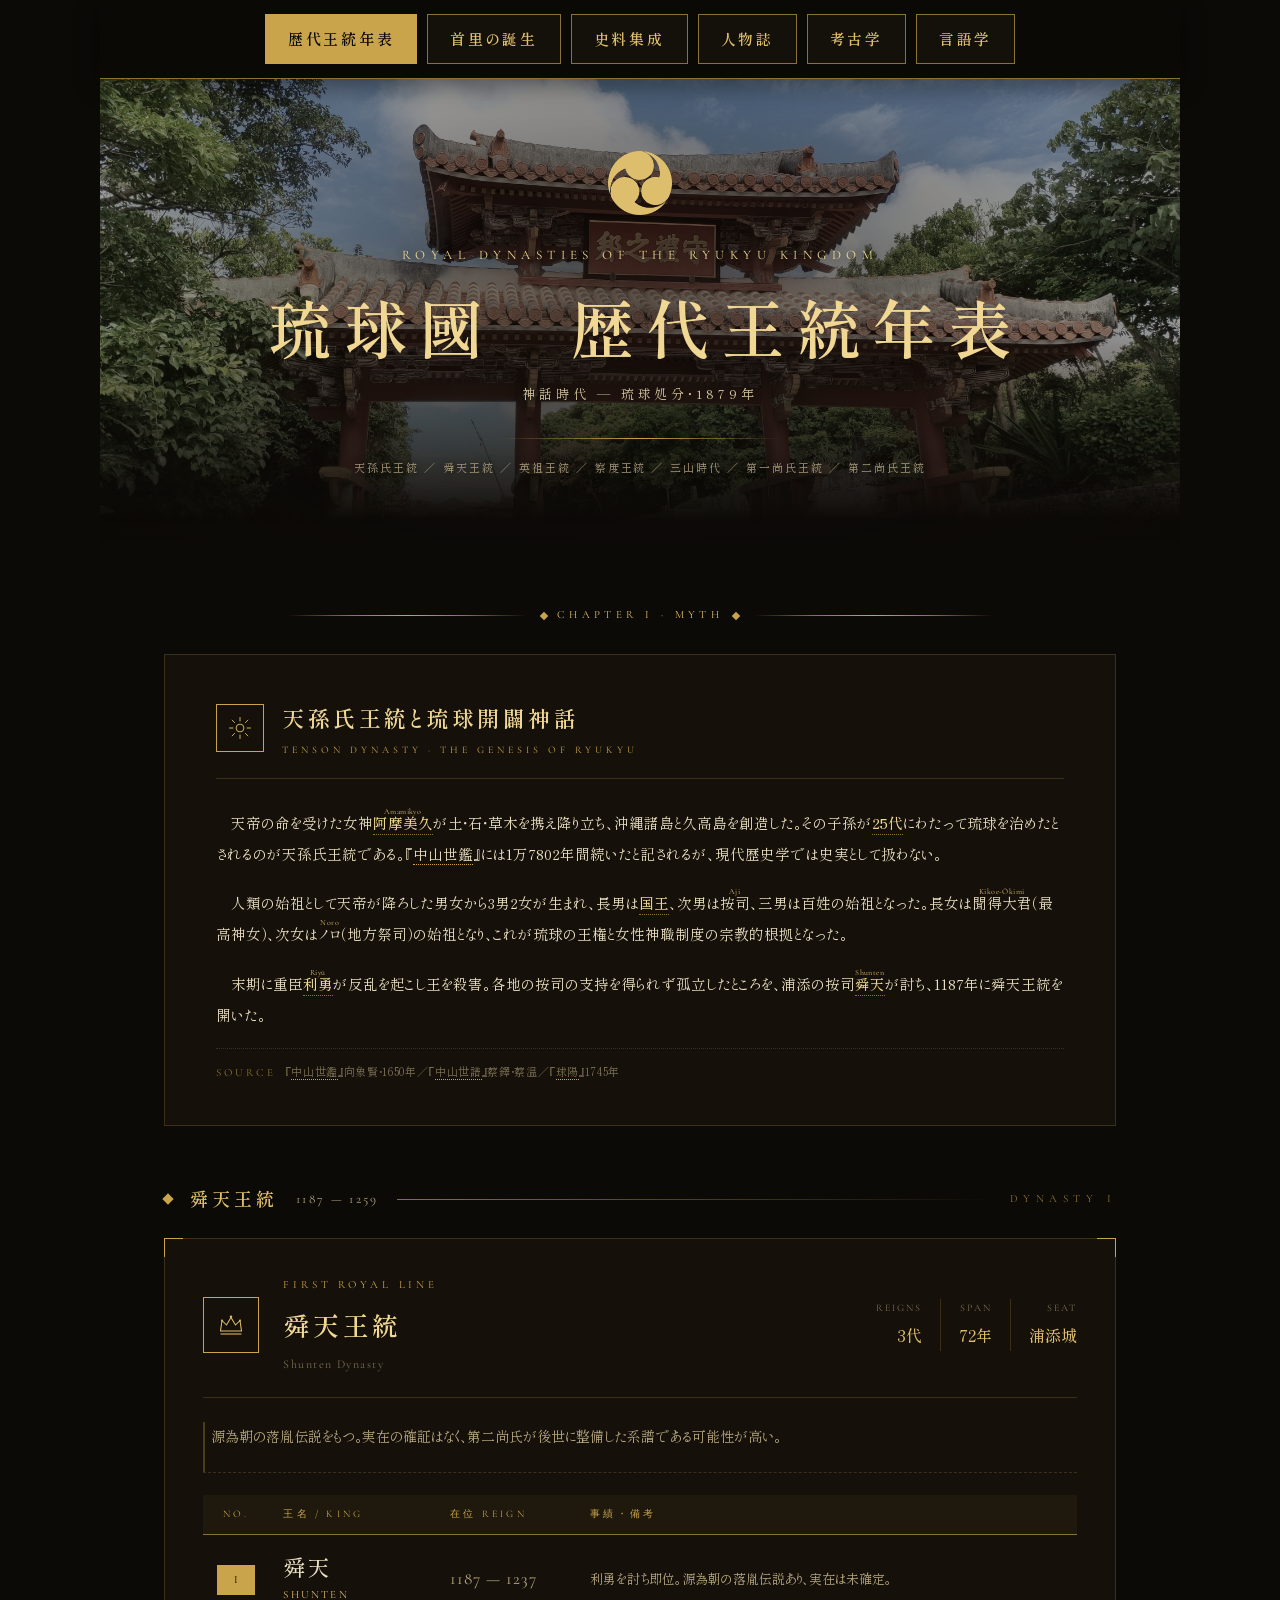
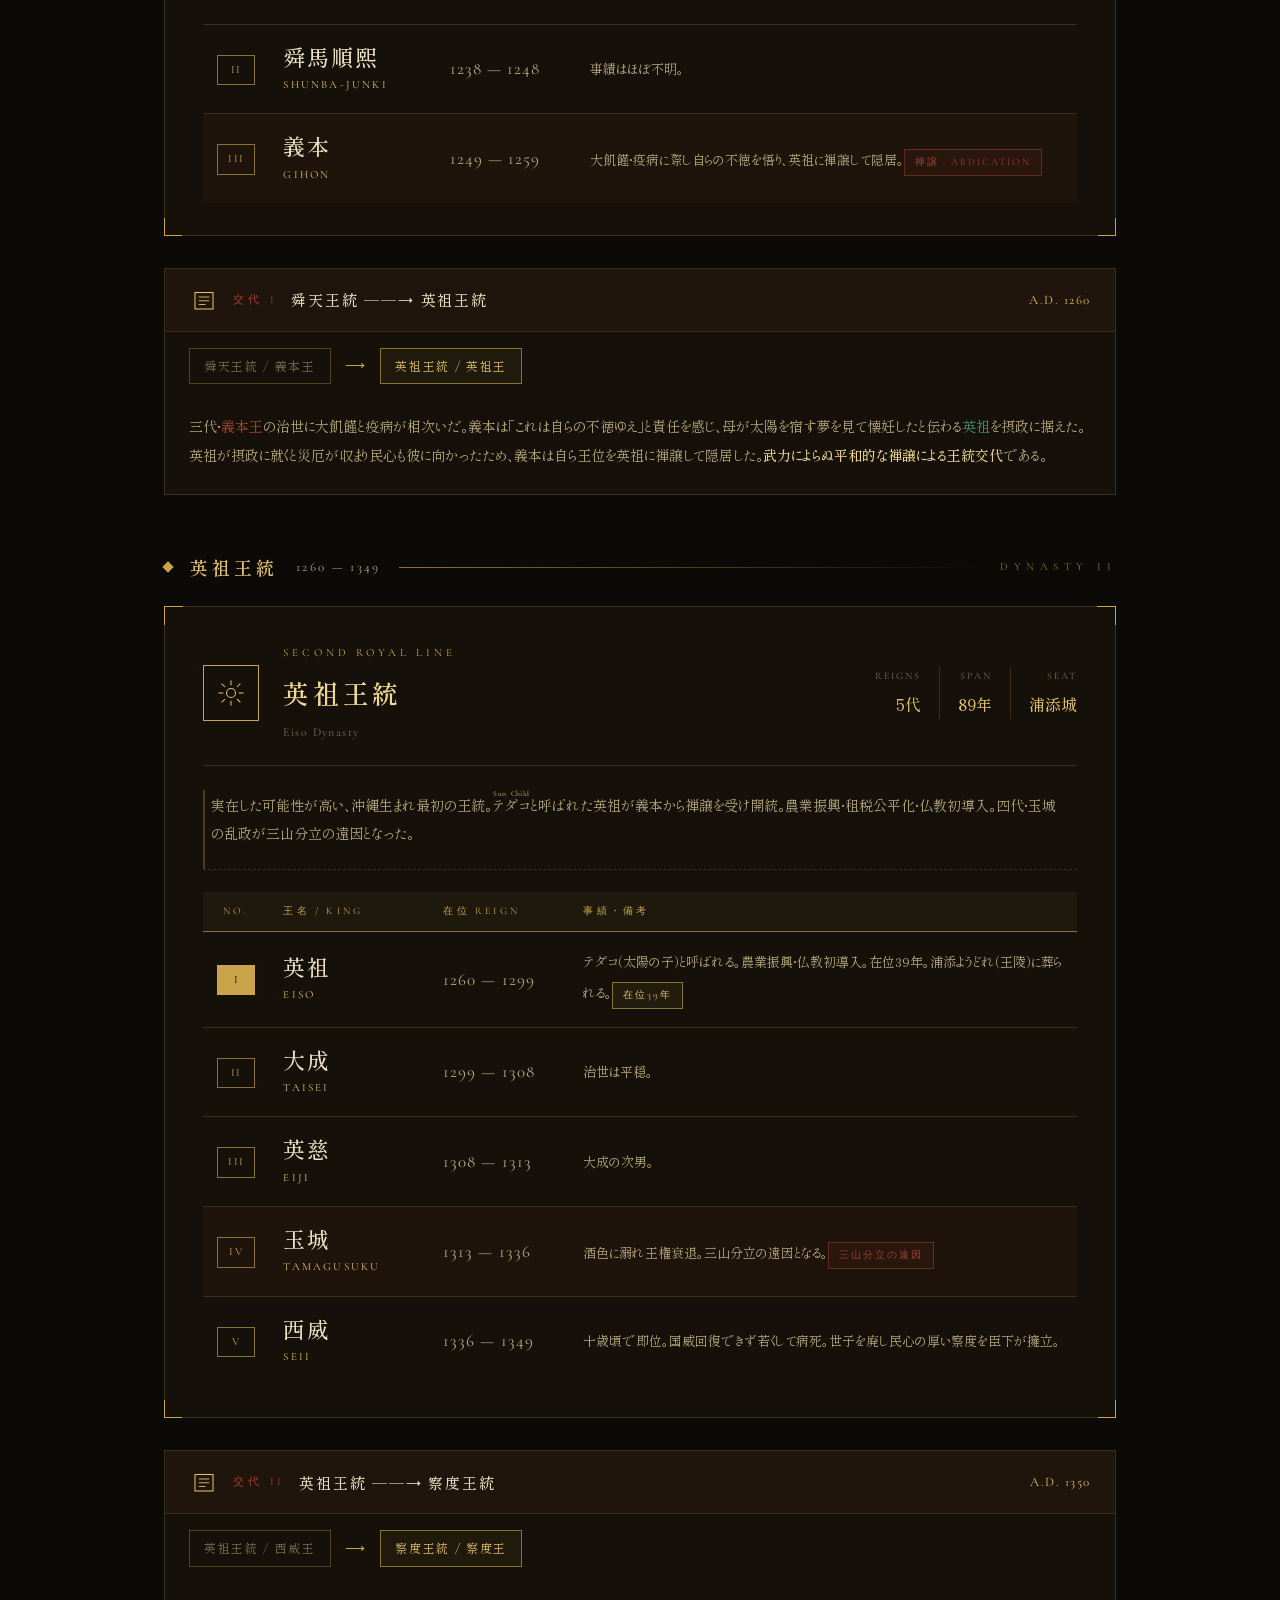
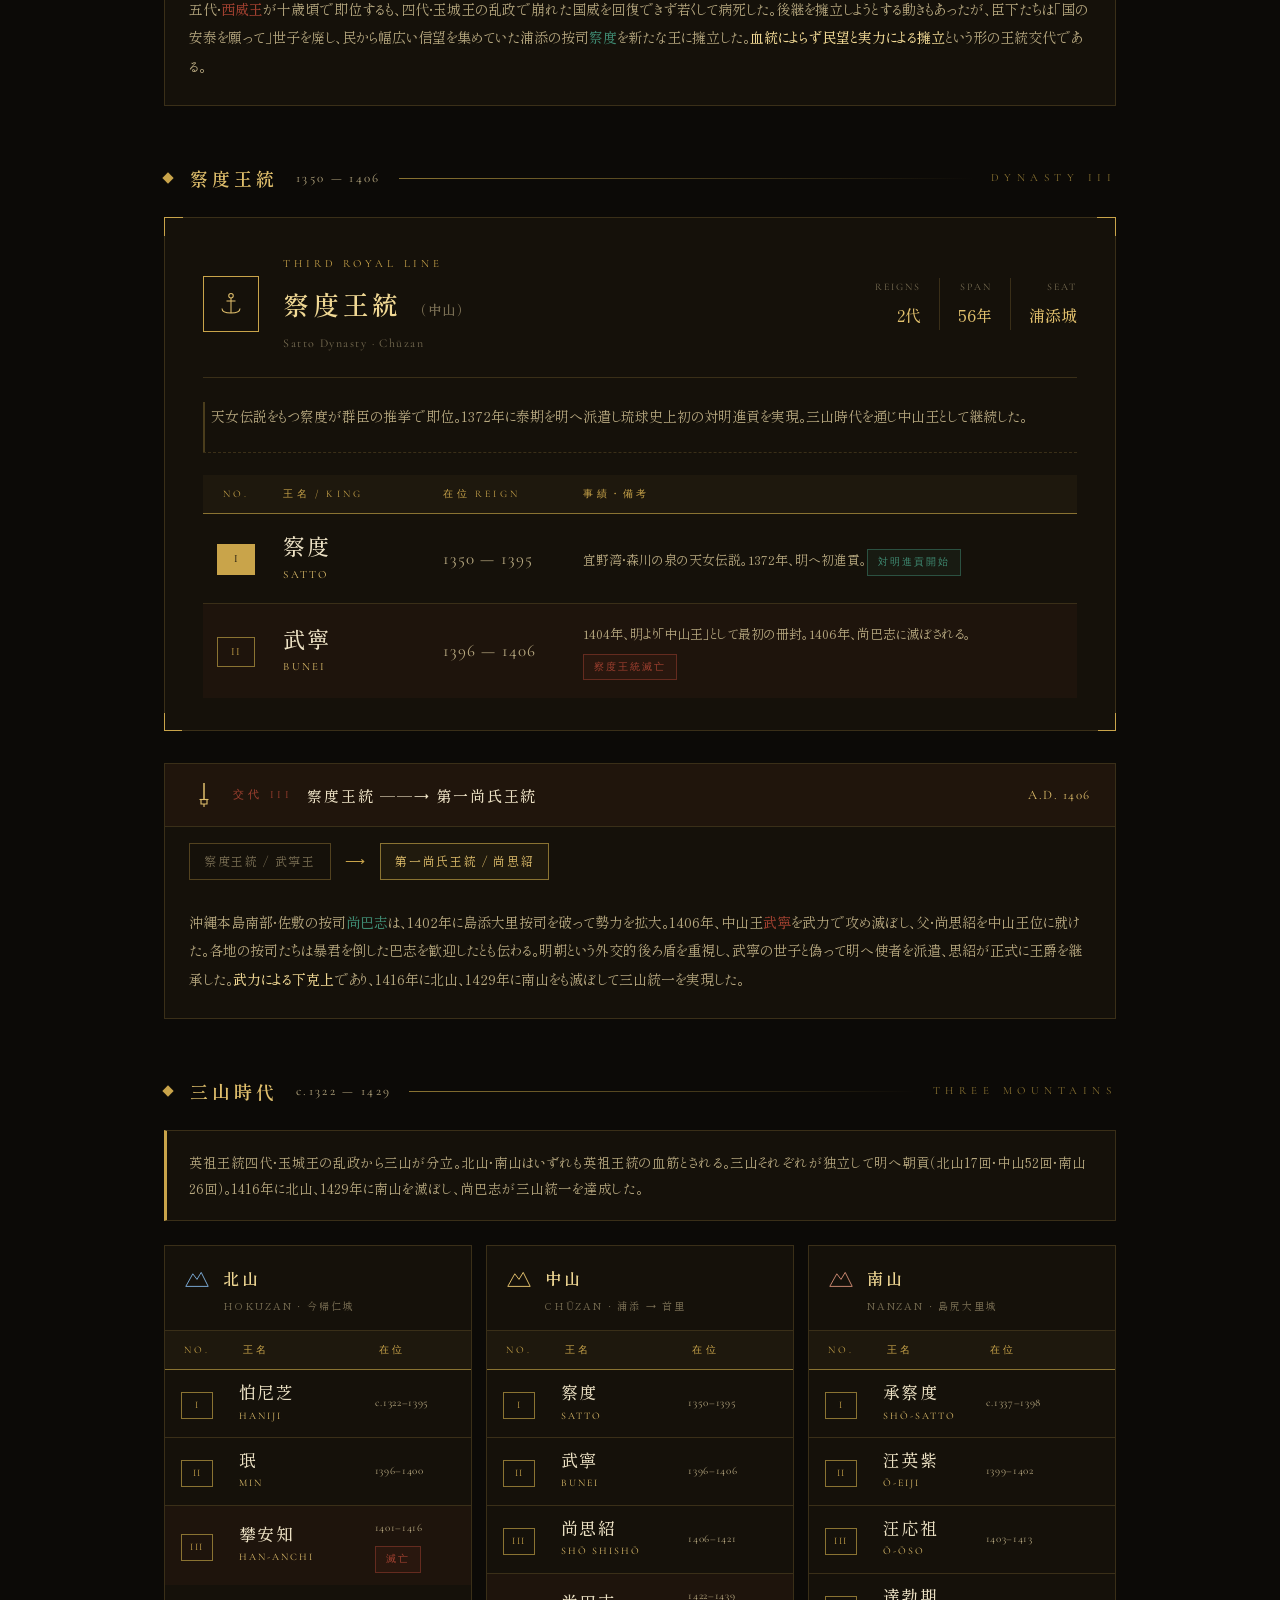
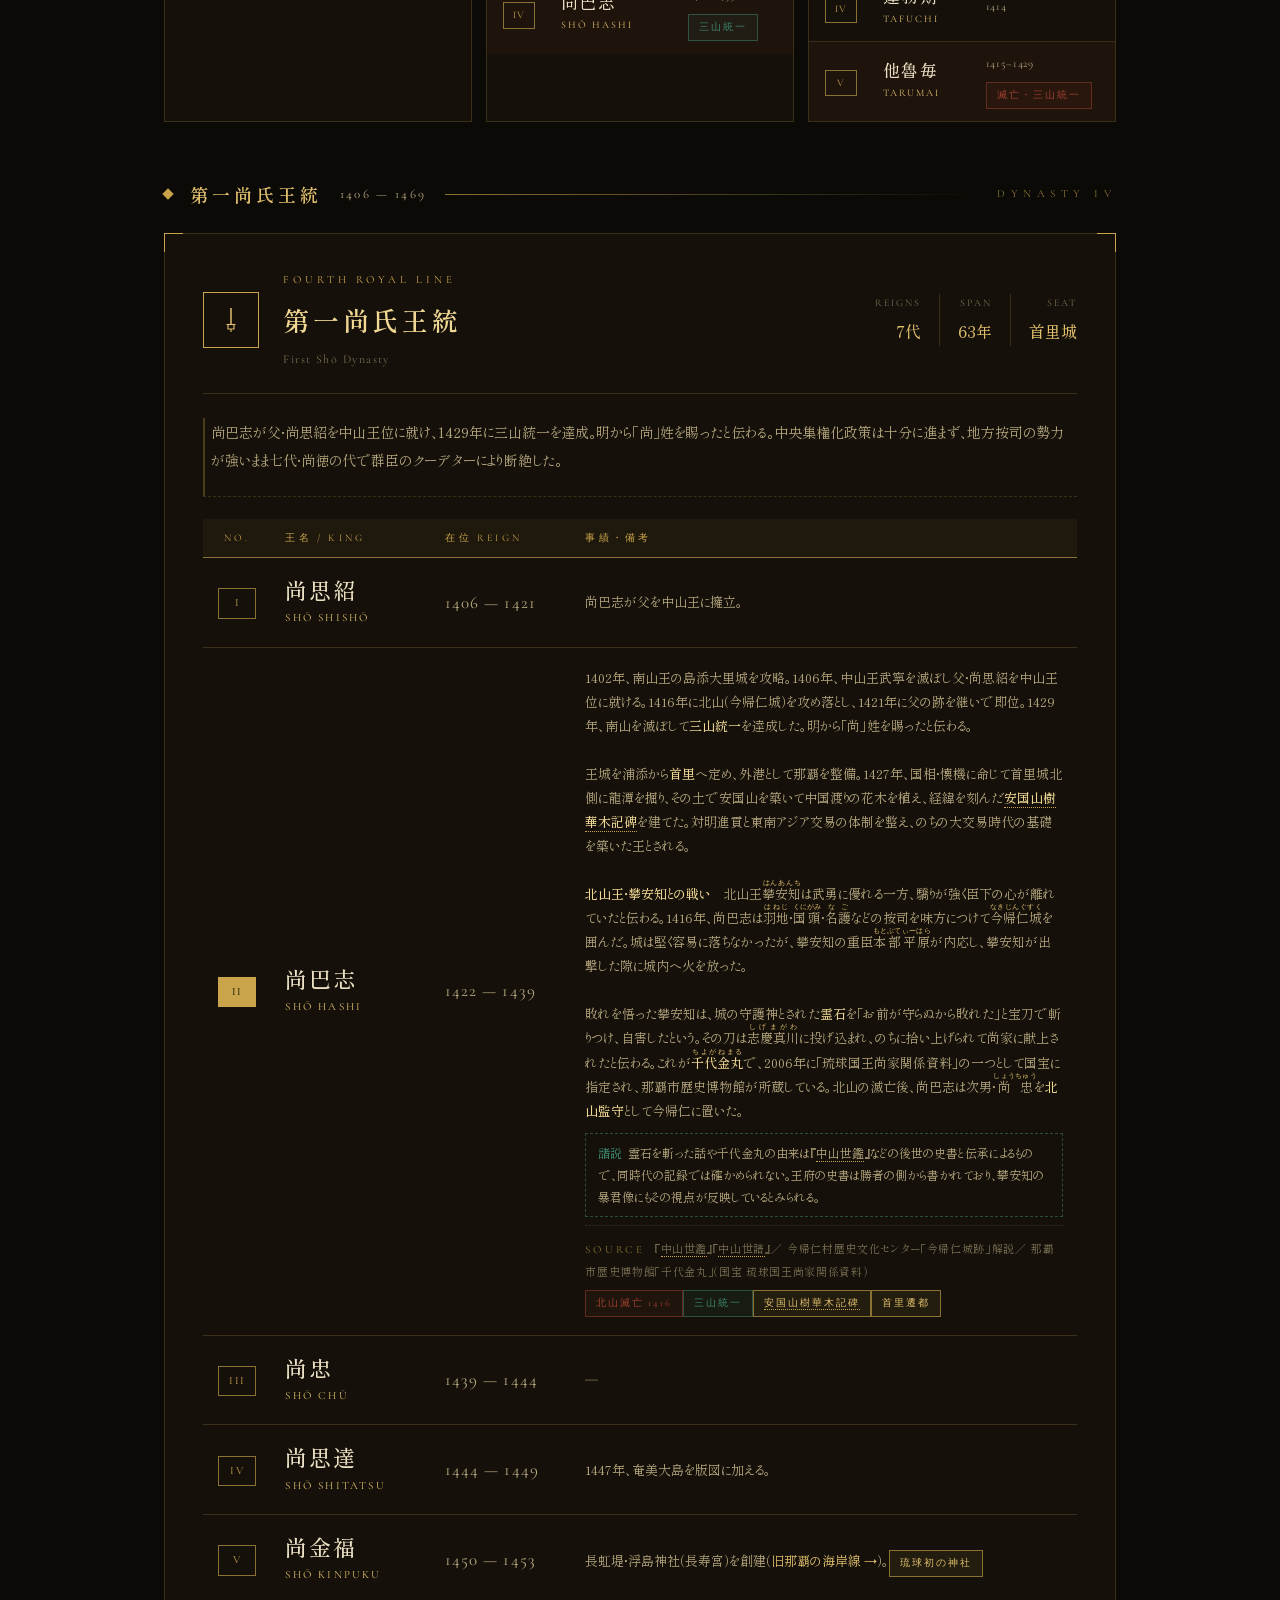
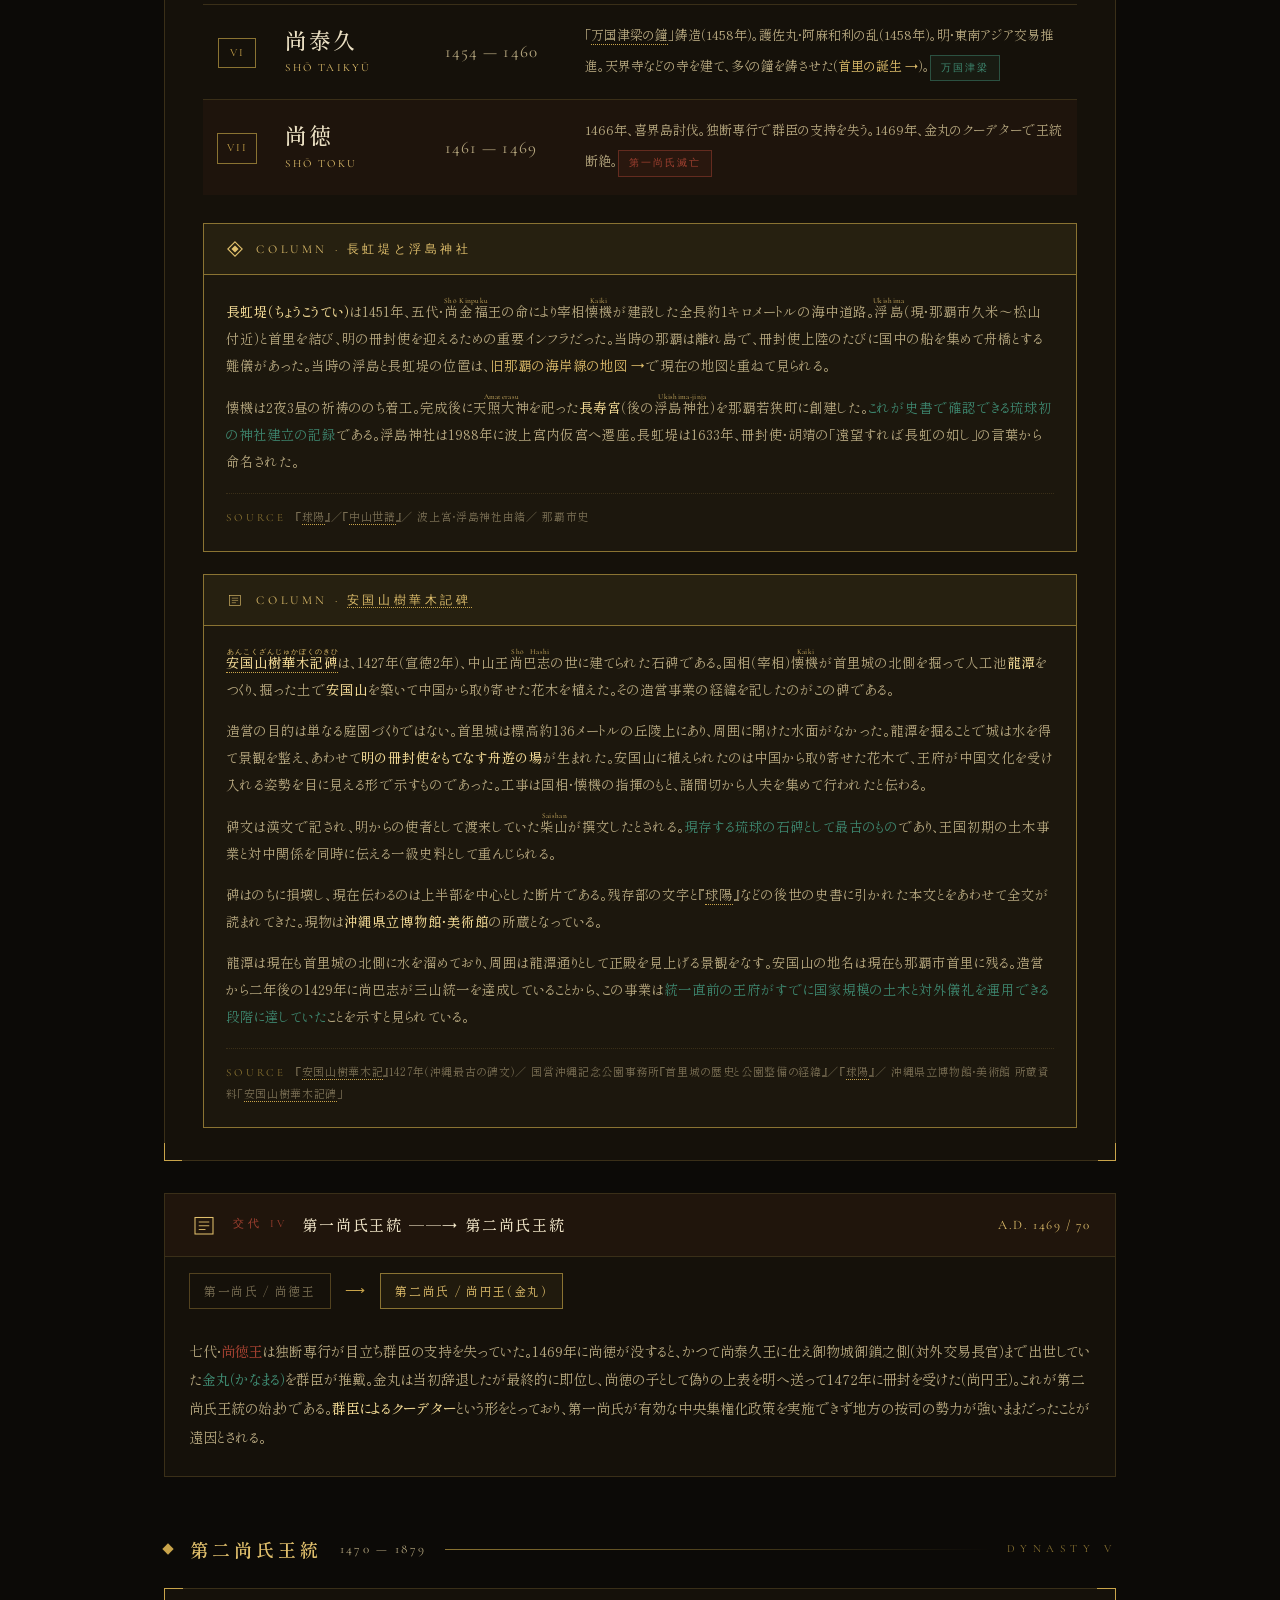
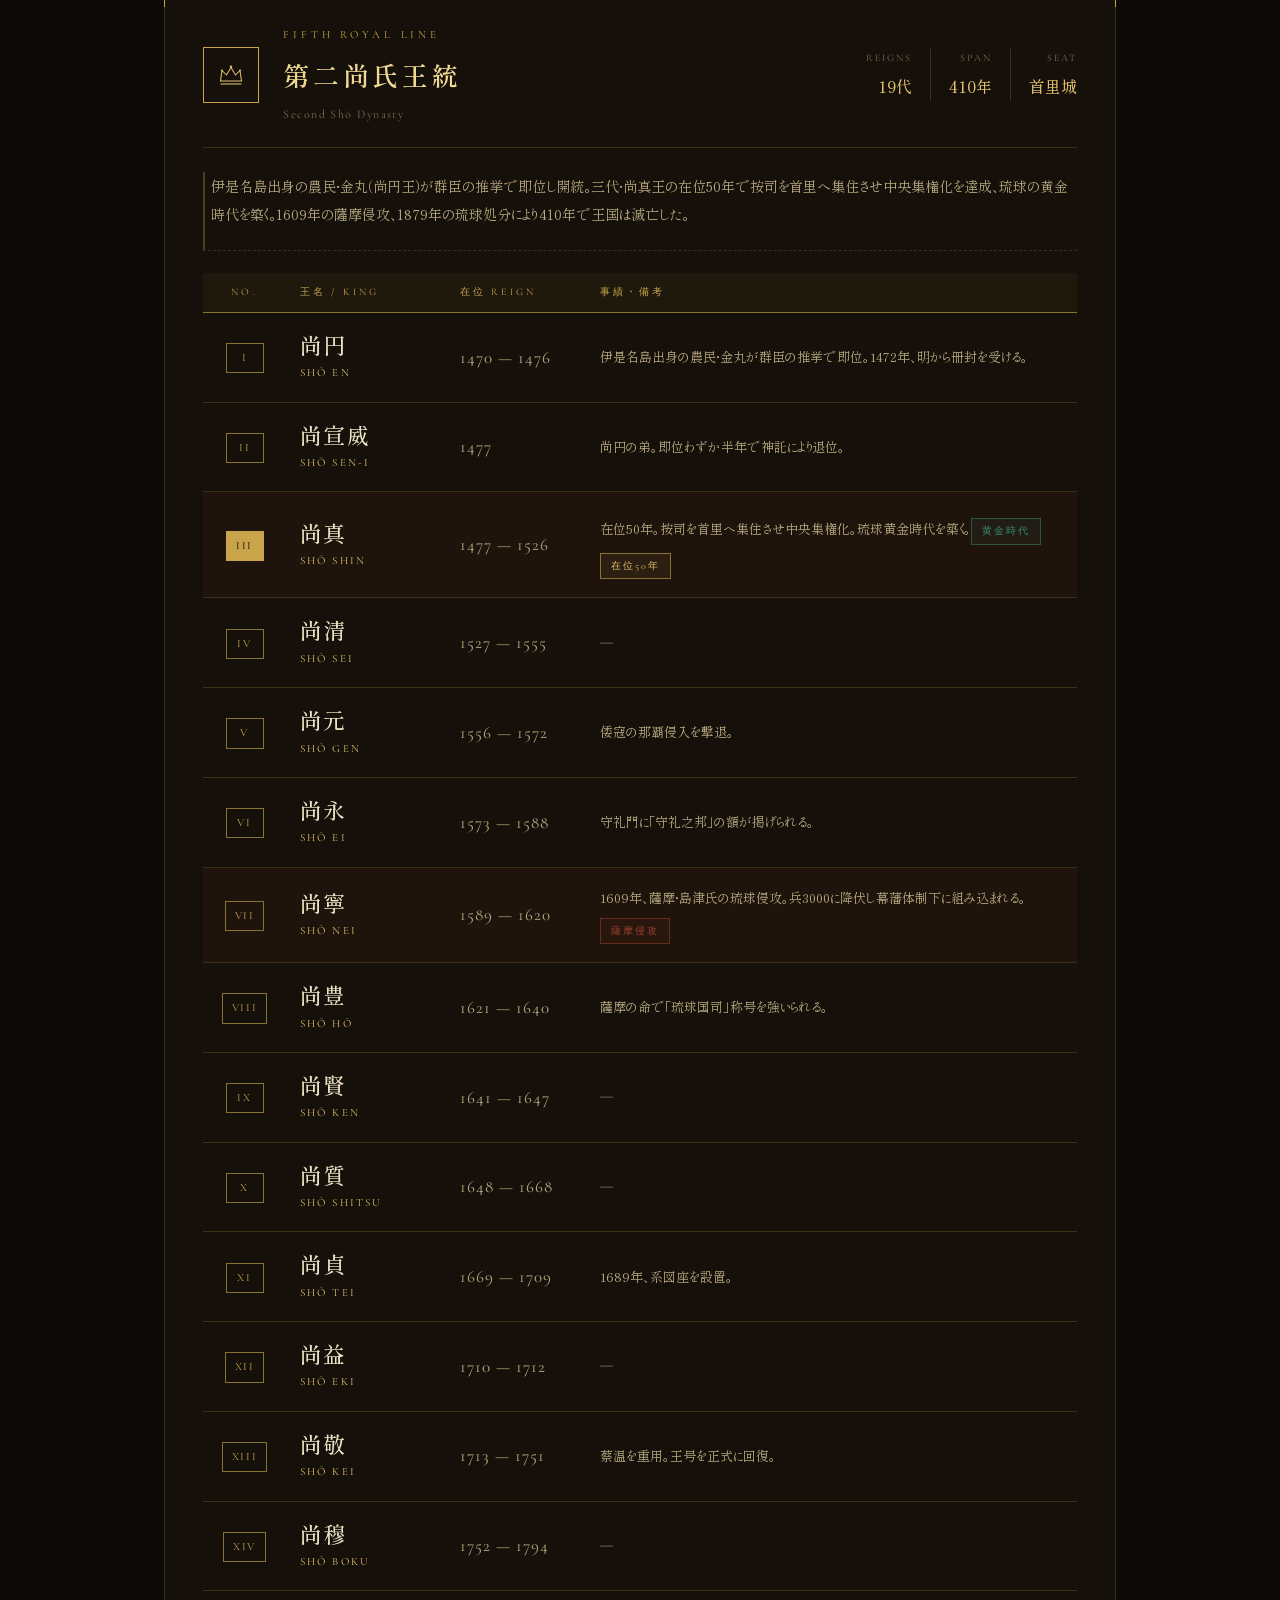
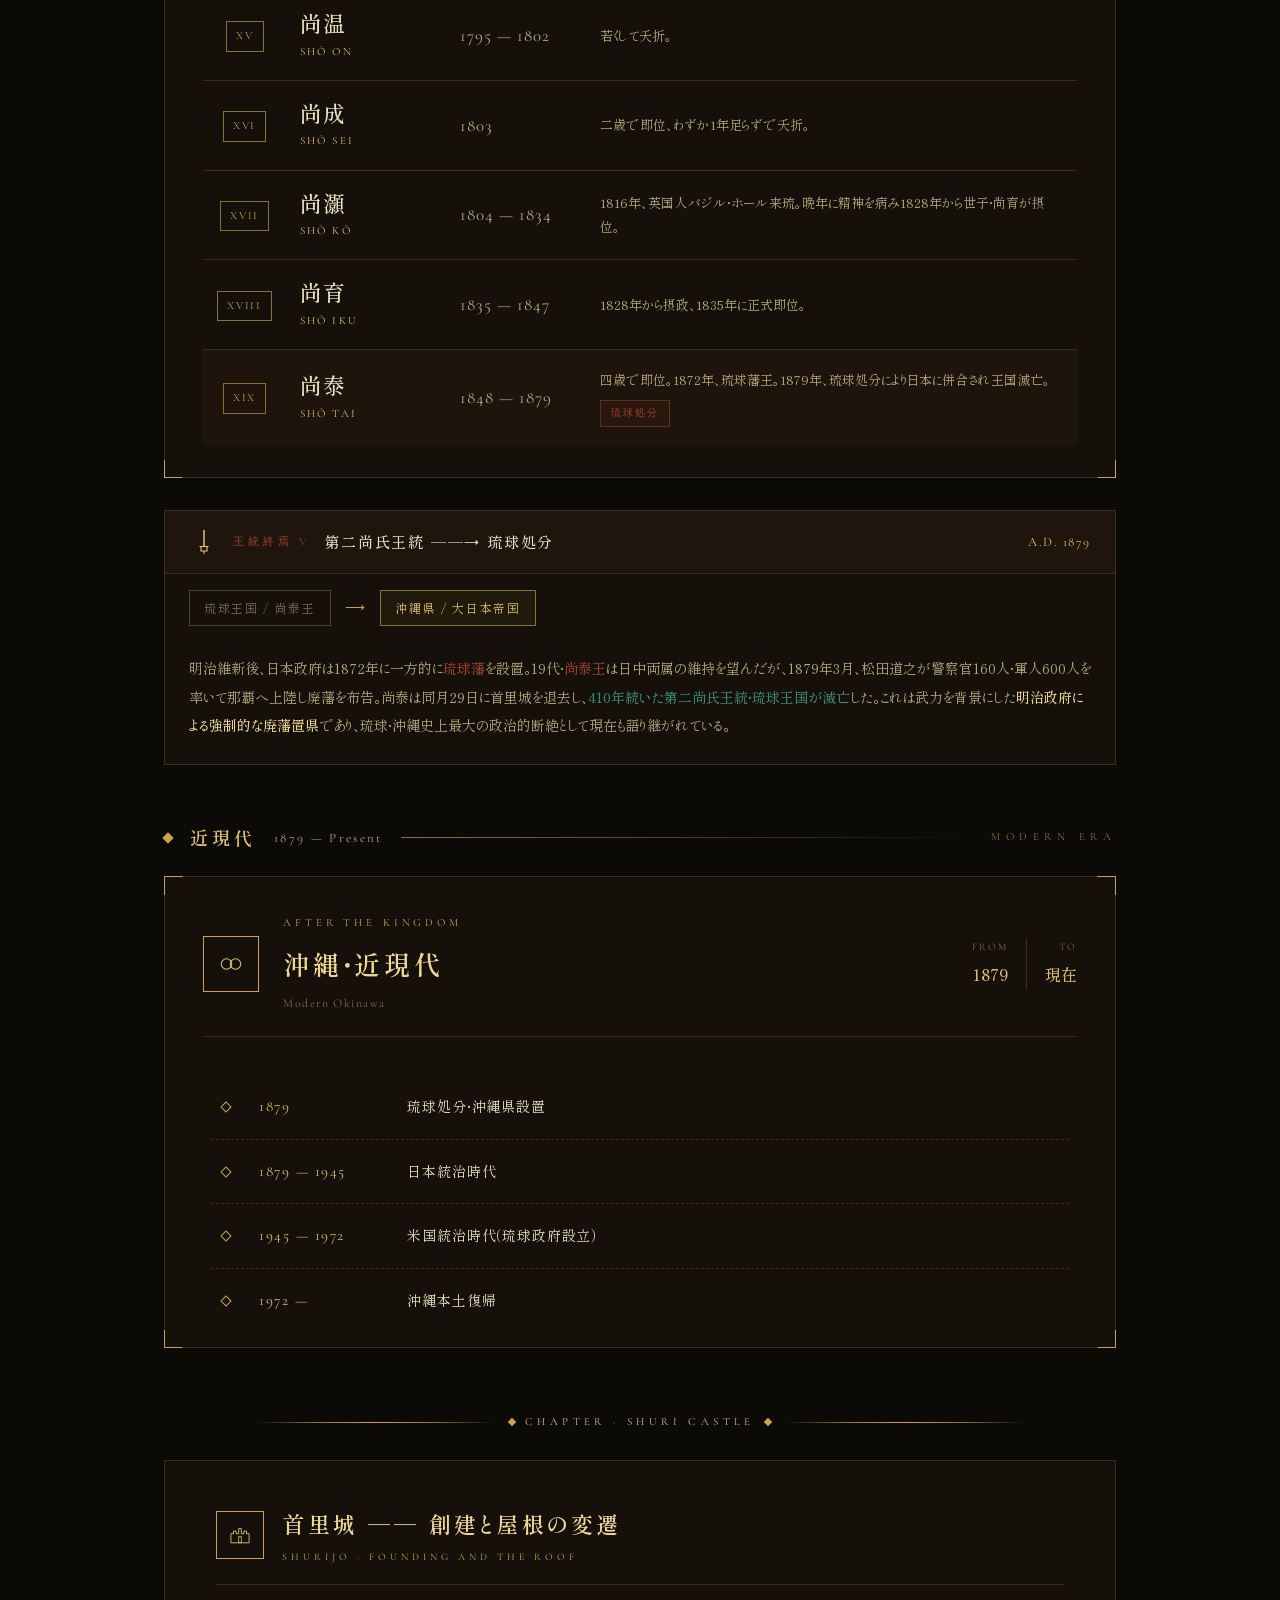
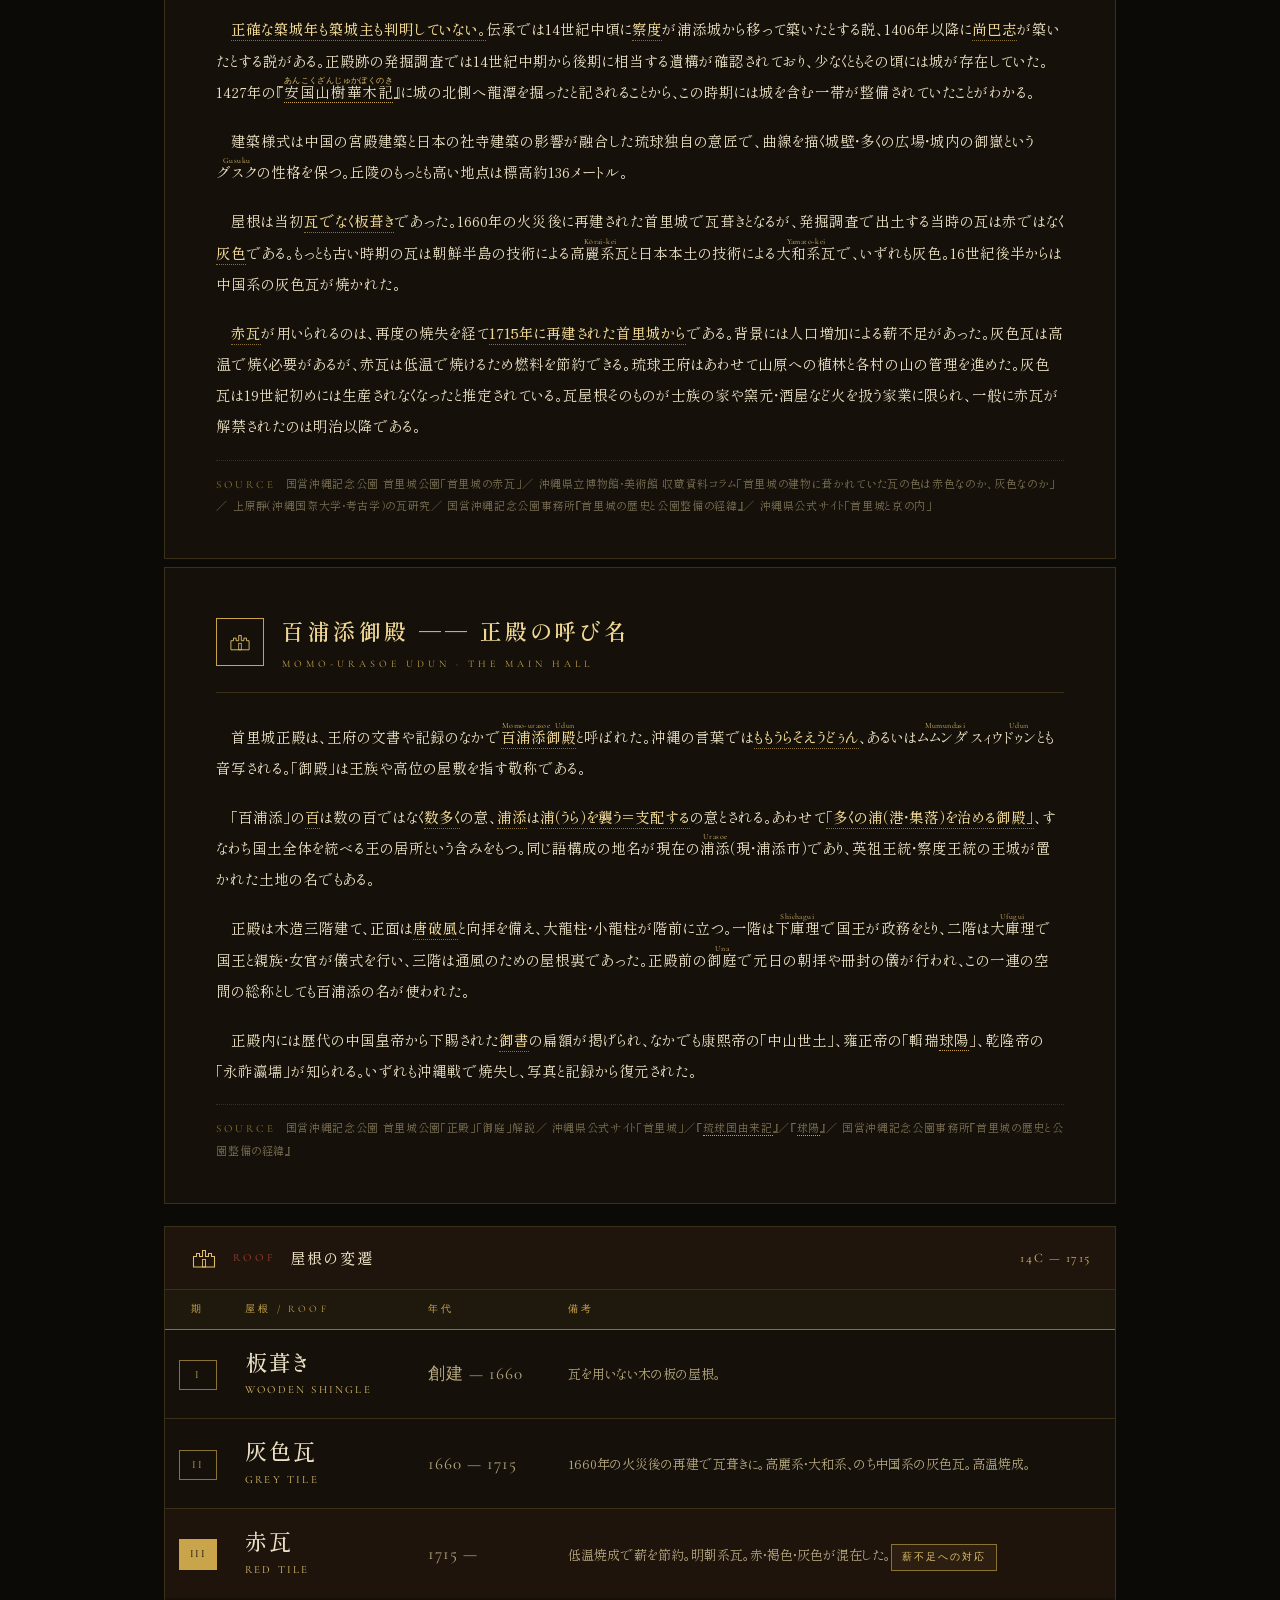
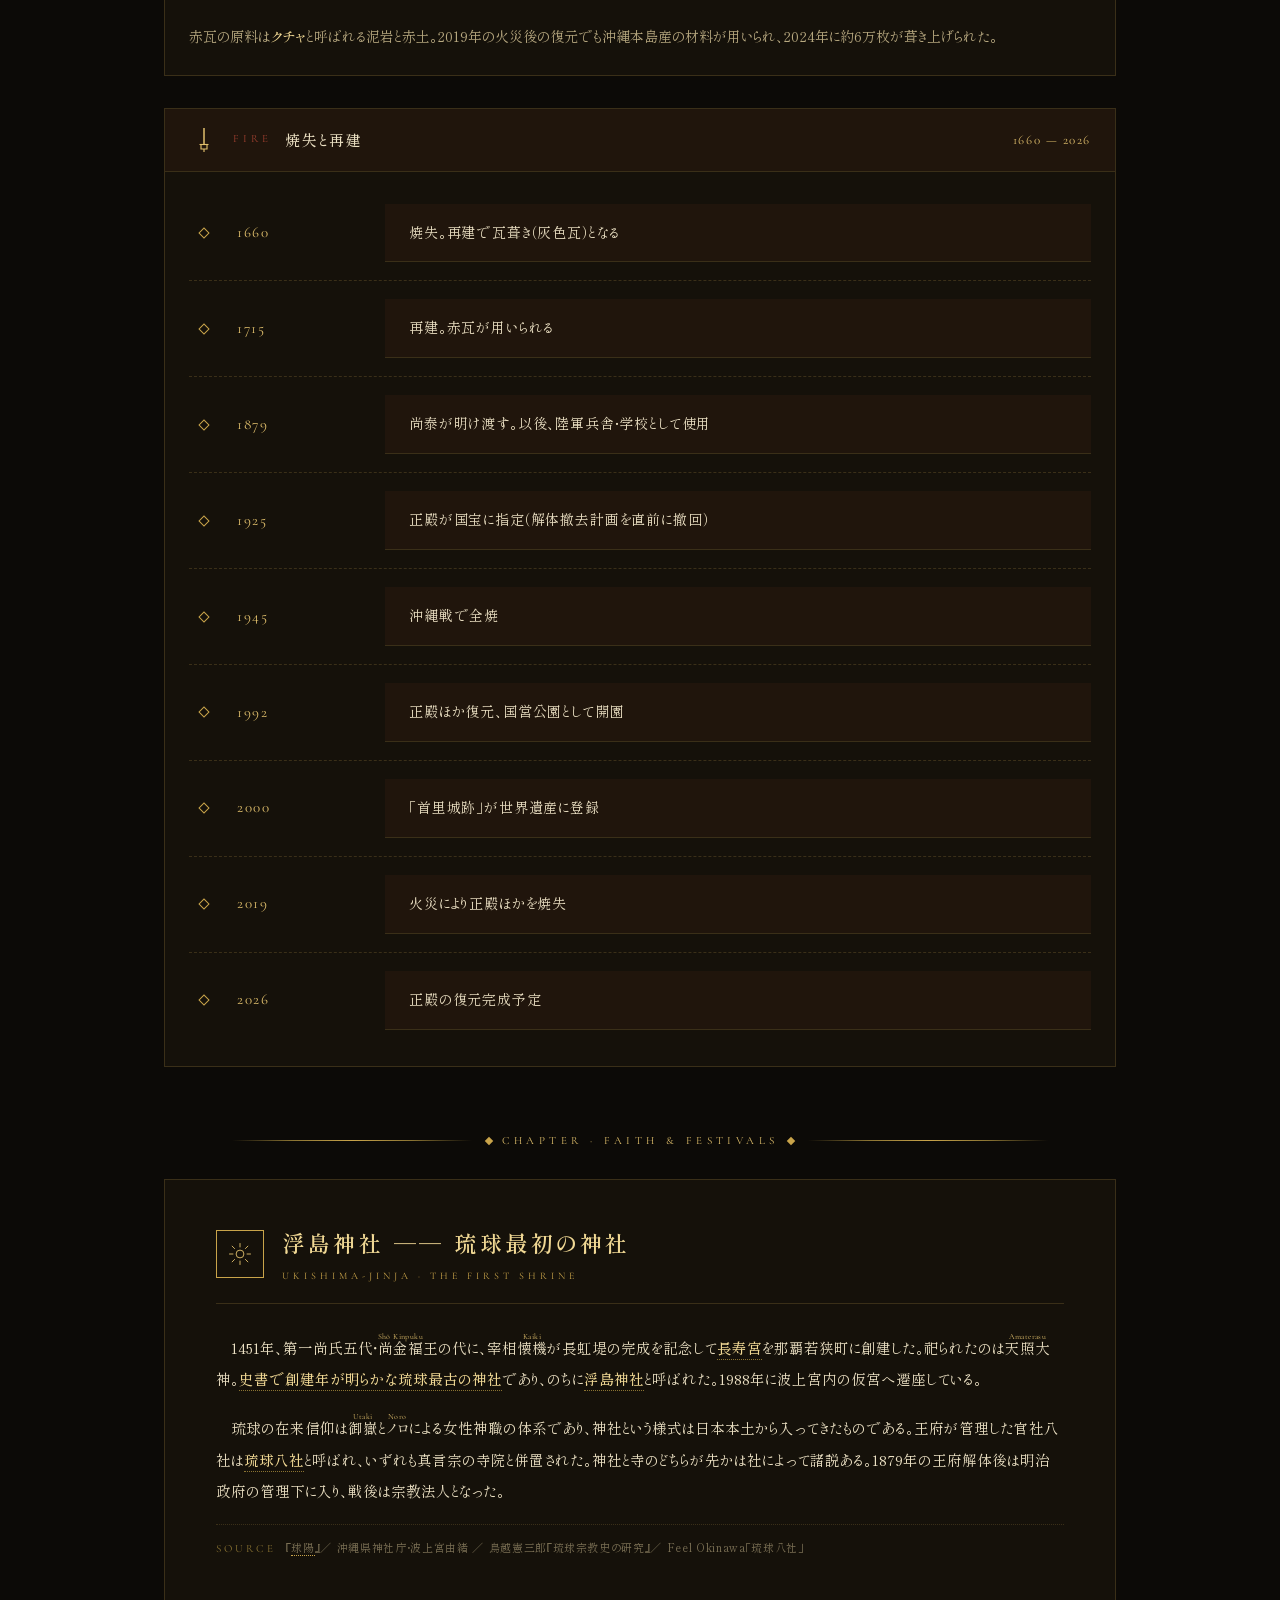
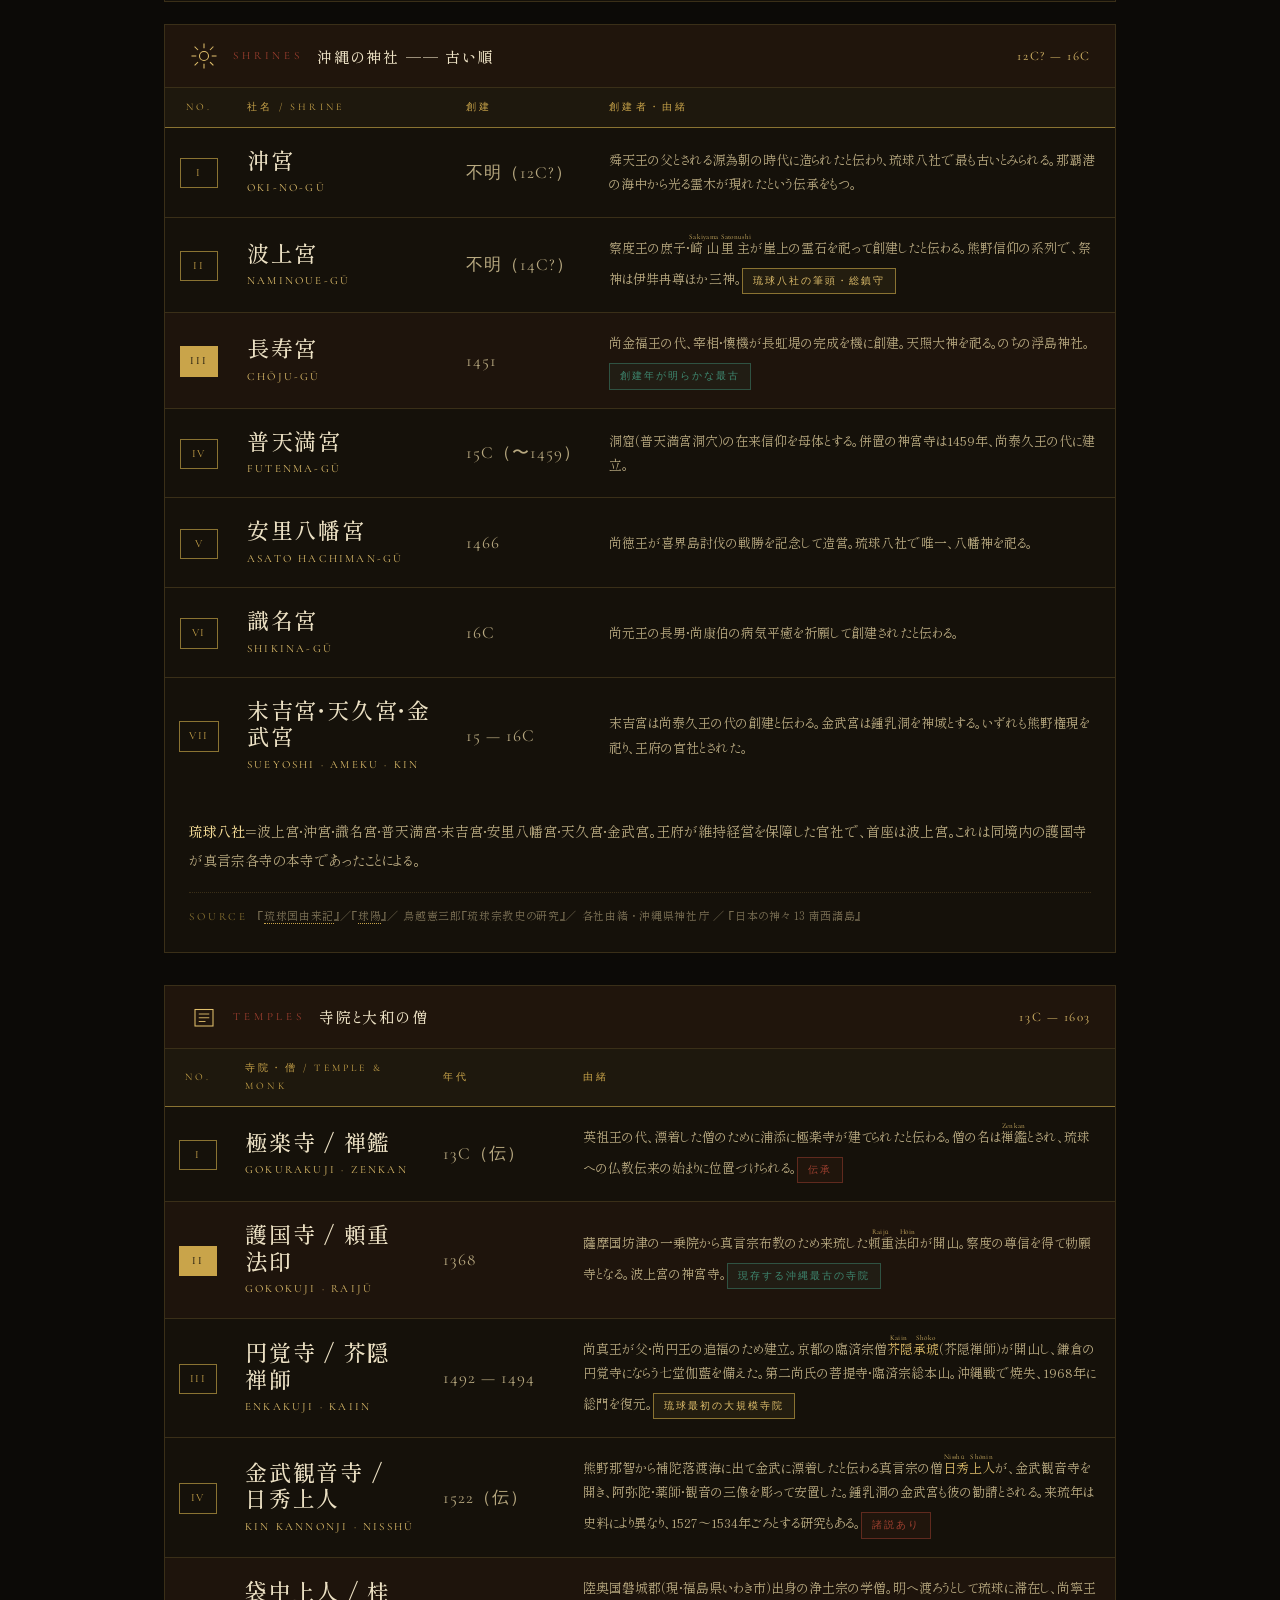
<file: index.html>
<!DOCTYPE html>
<html lang="ja"><head><meta charset="UTF-8"><title>琉球王国 歴代王統年表</title><meta http-equiv="refresh" content="0; url=琉球歴代王統年表.html"></head>
<body style="background:#0c0a07"><a href="琉球歴代王統年表.html" style="color:#c9a44a">琉球王国 歴代王統年表へ</a></body></html>
</file>
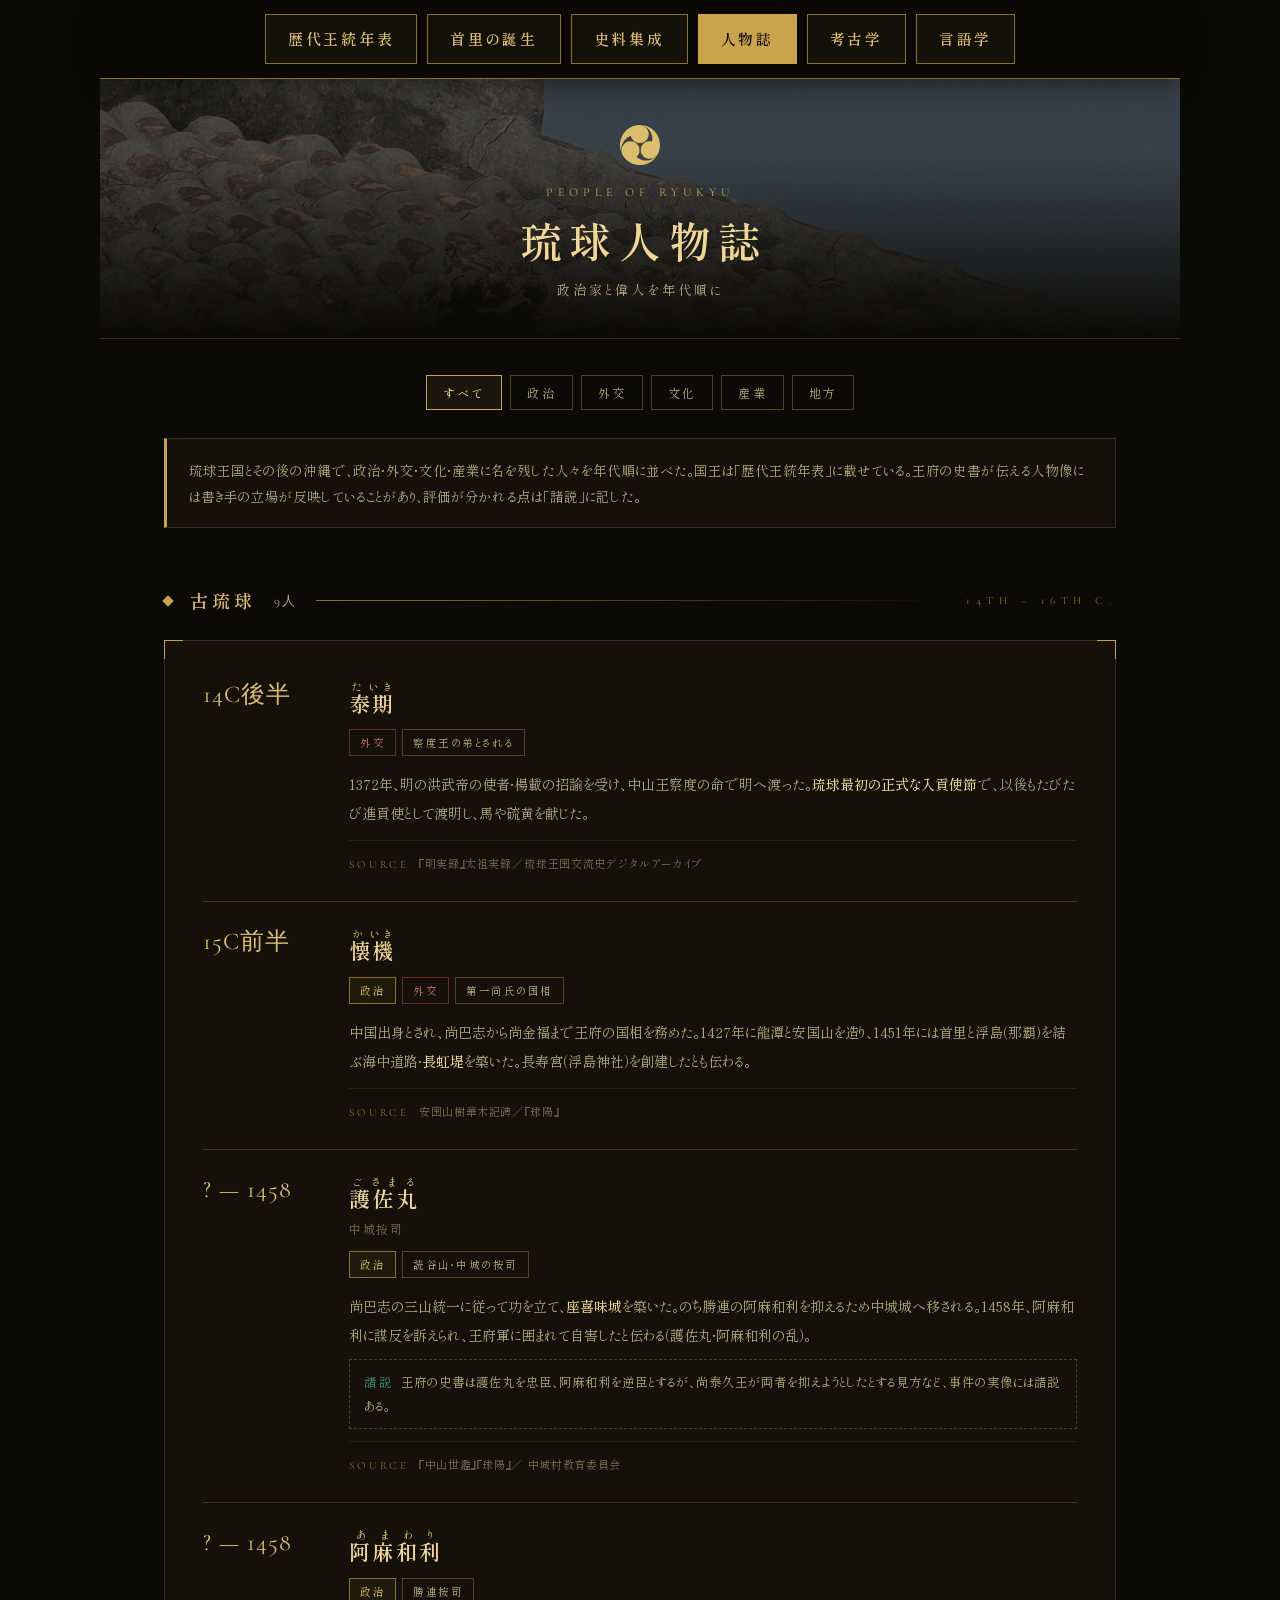
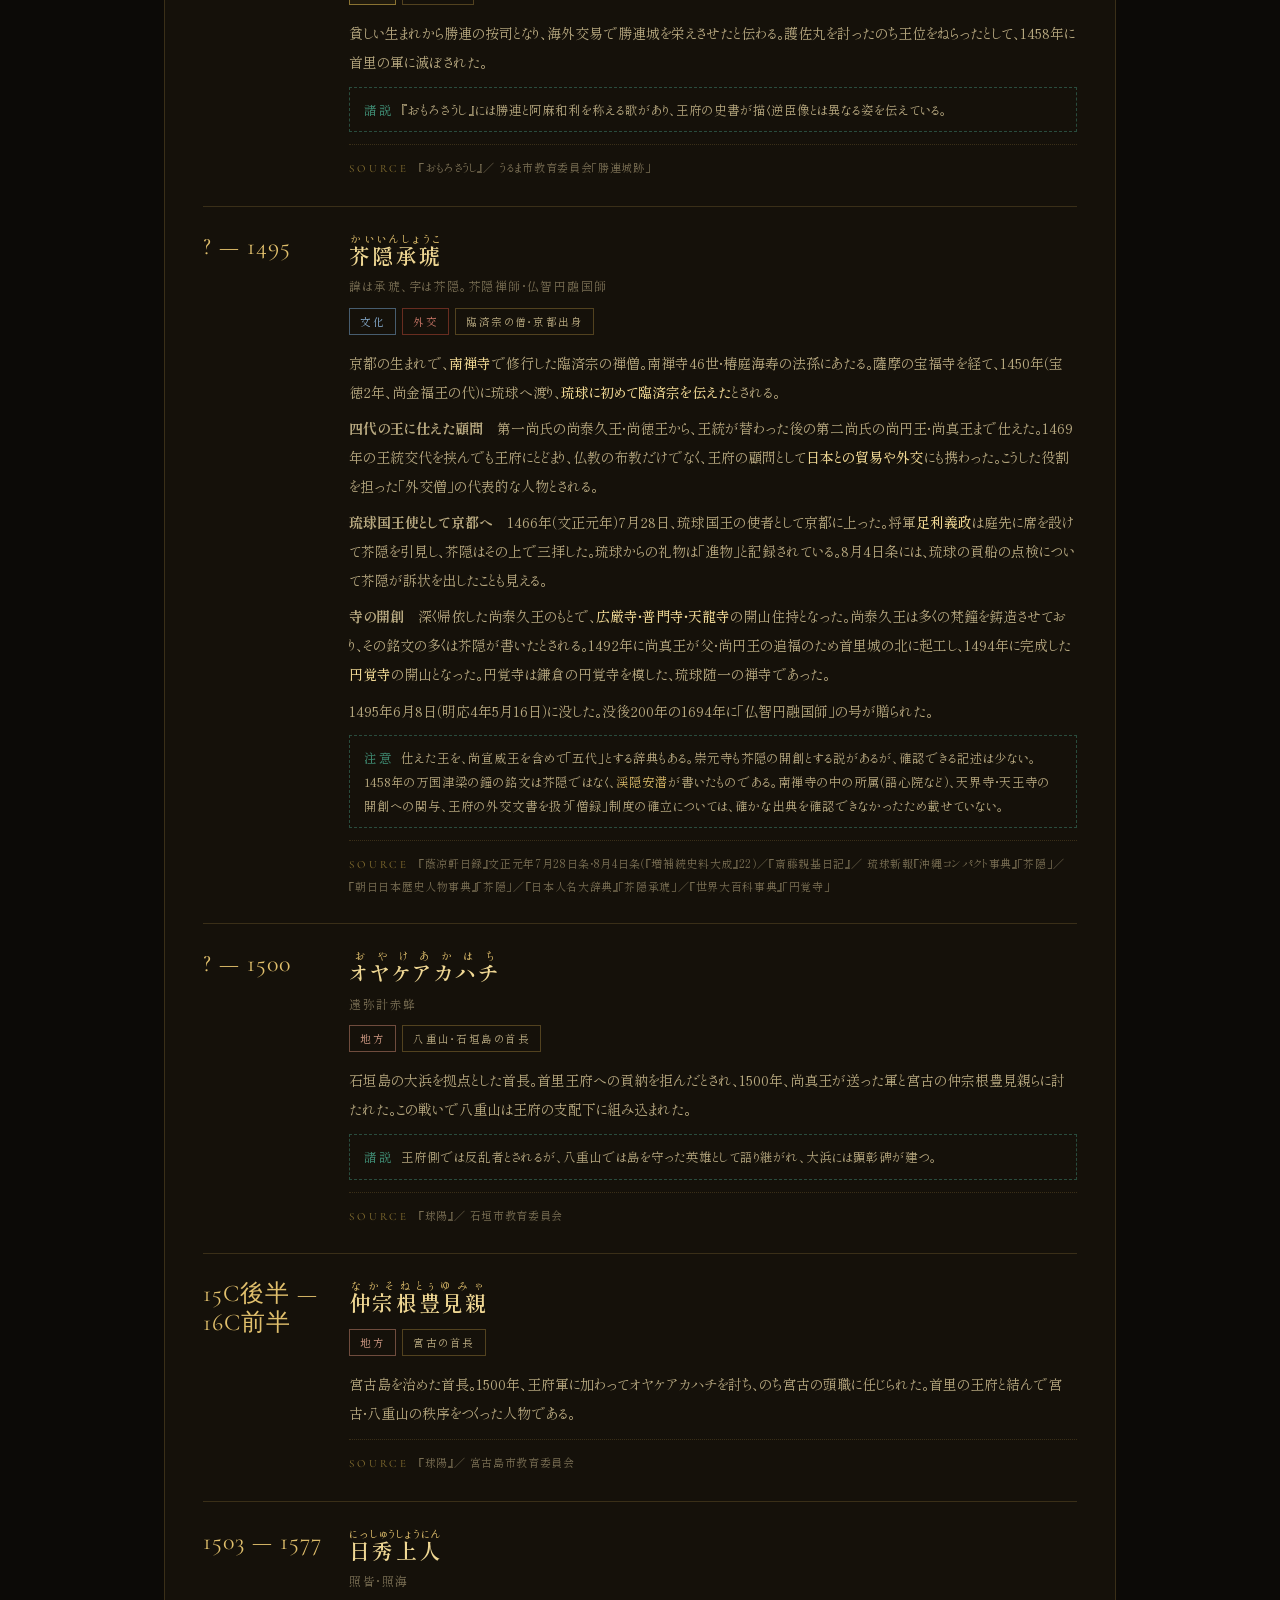
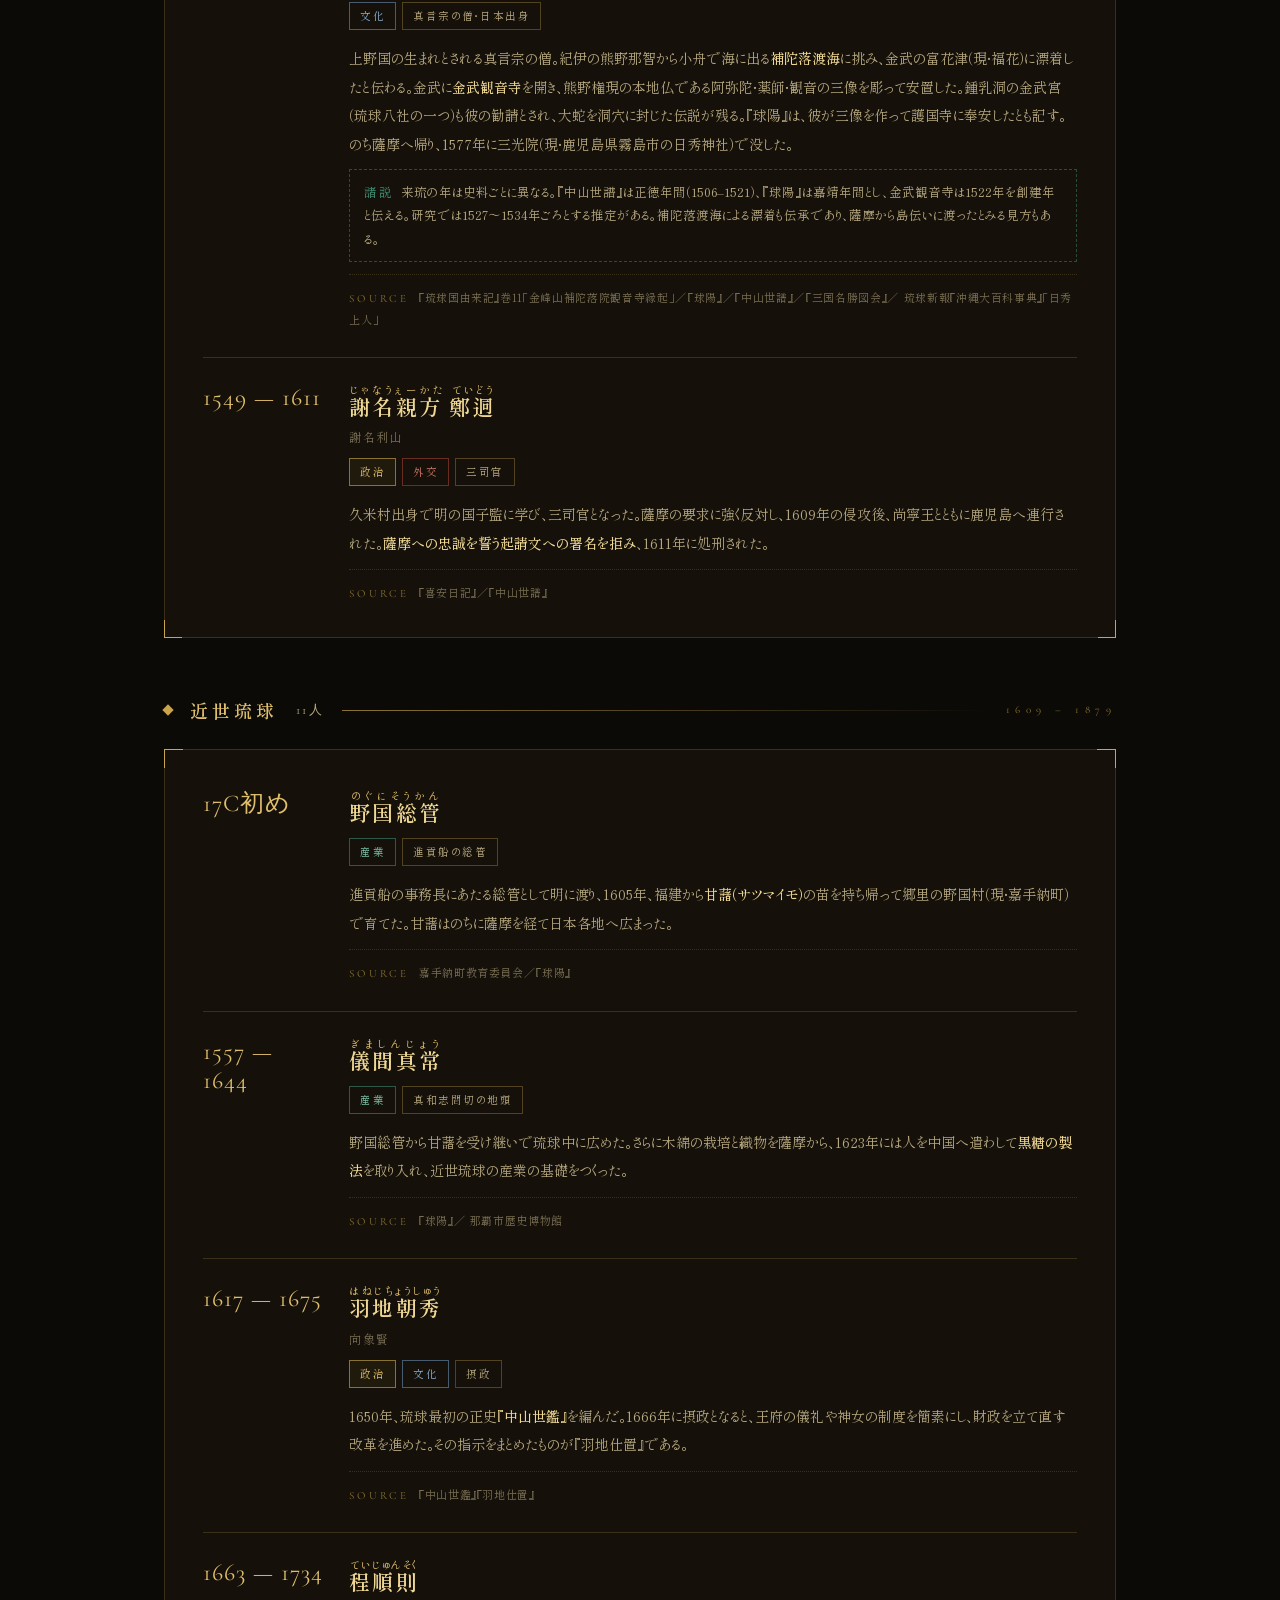
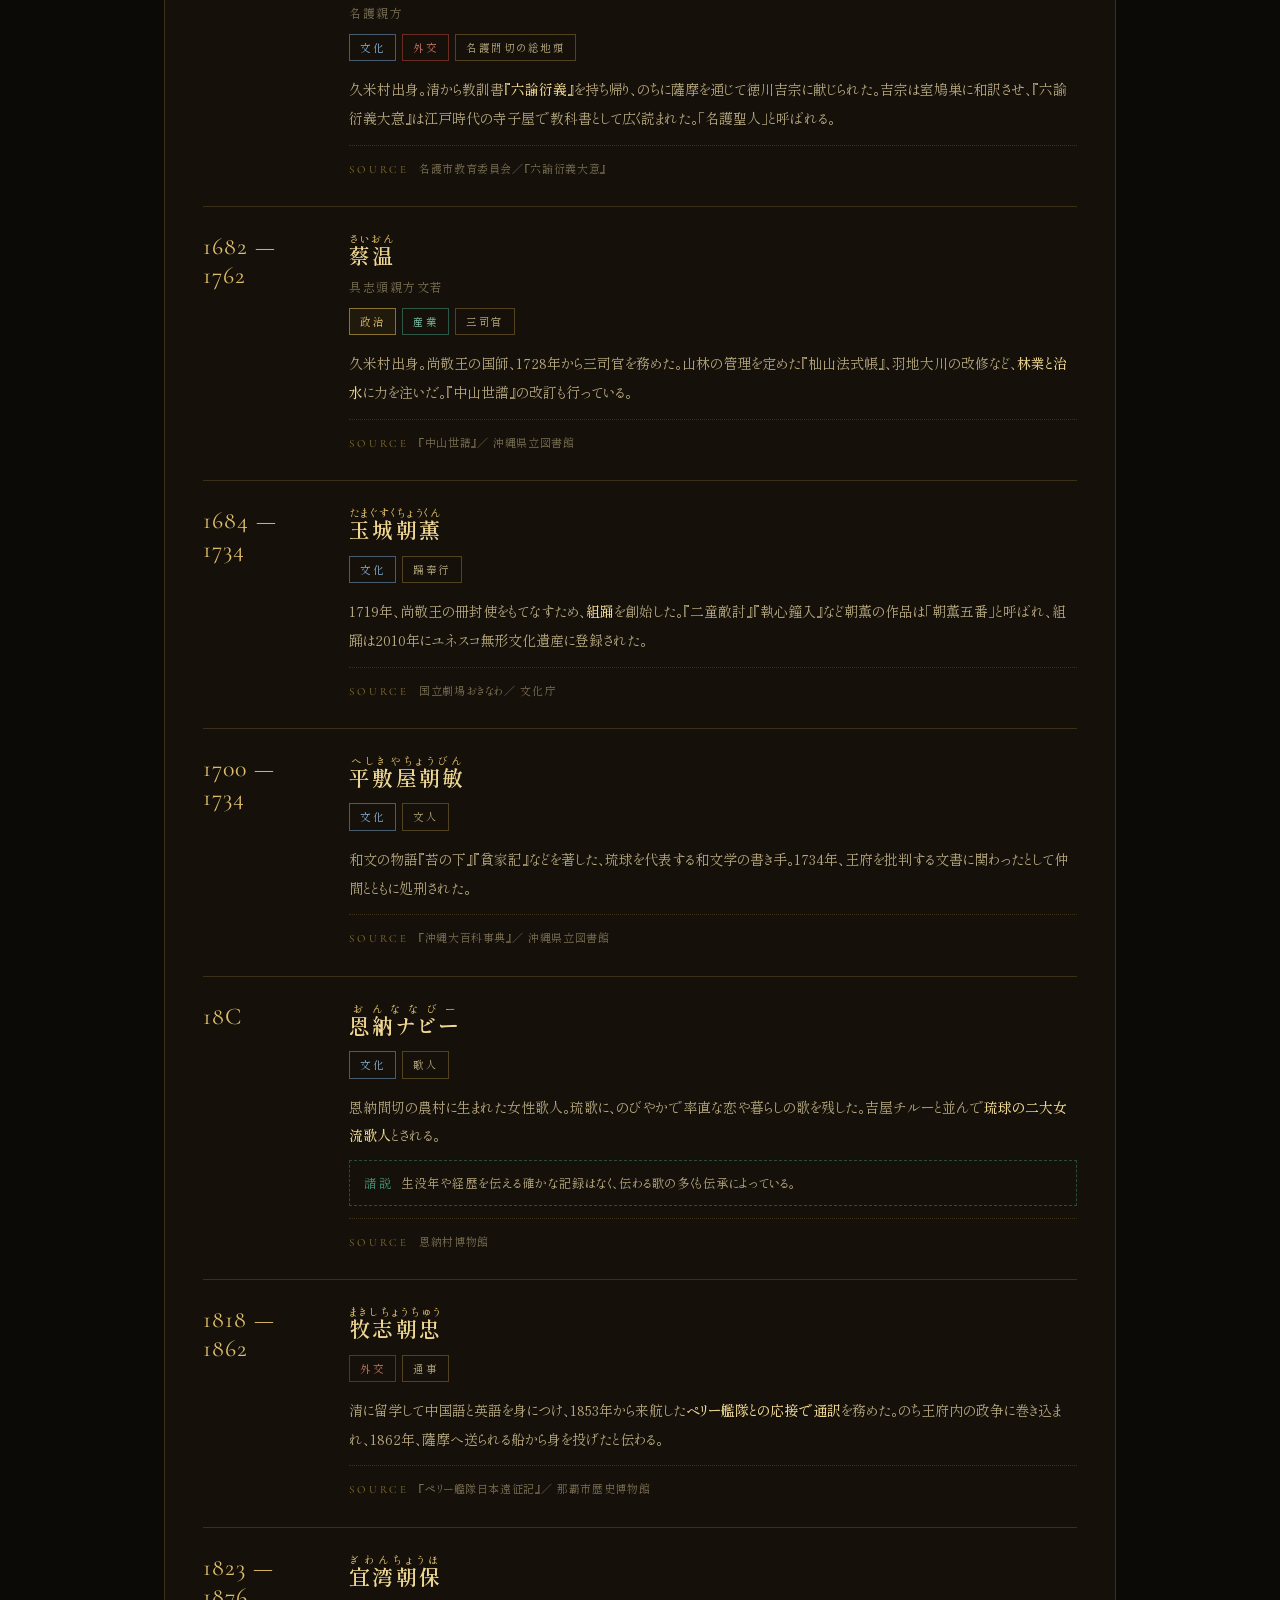
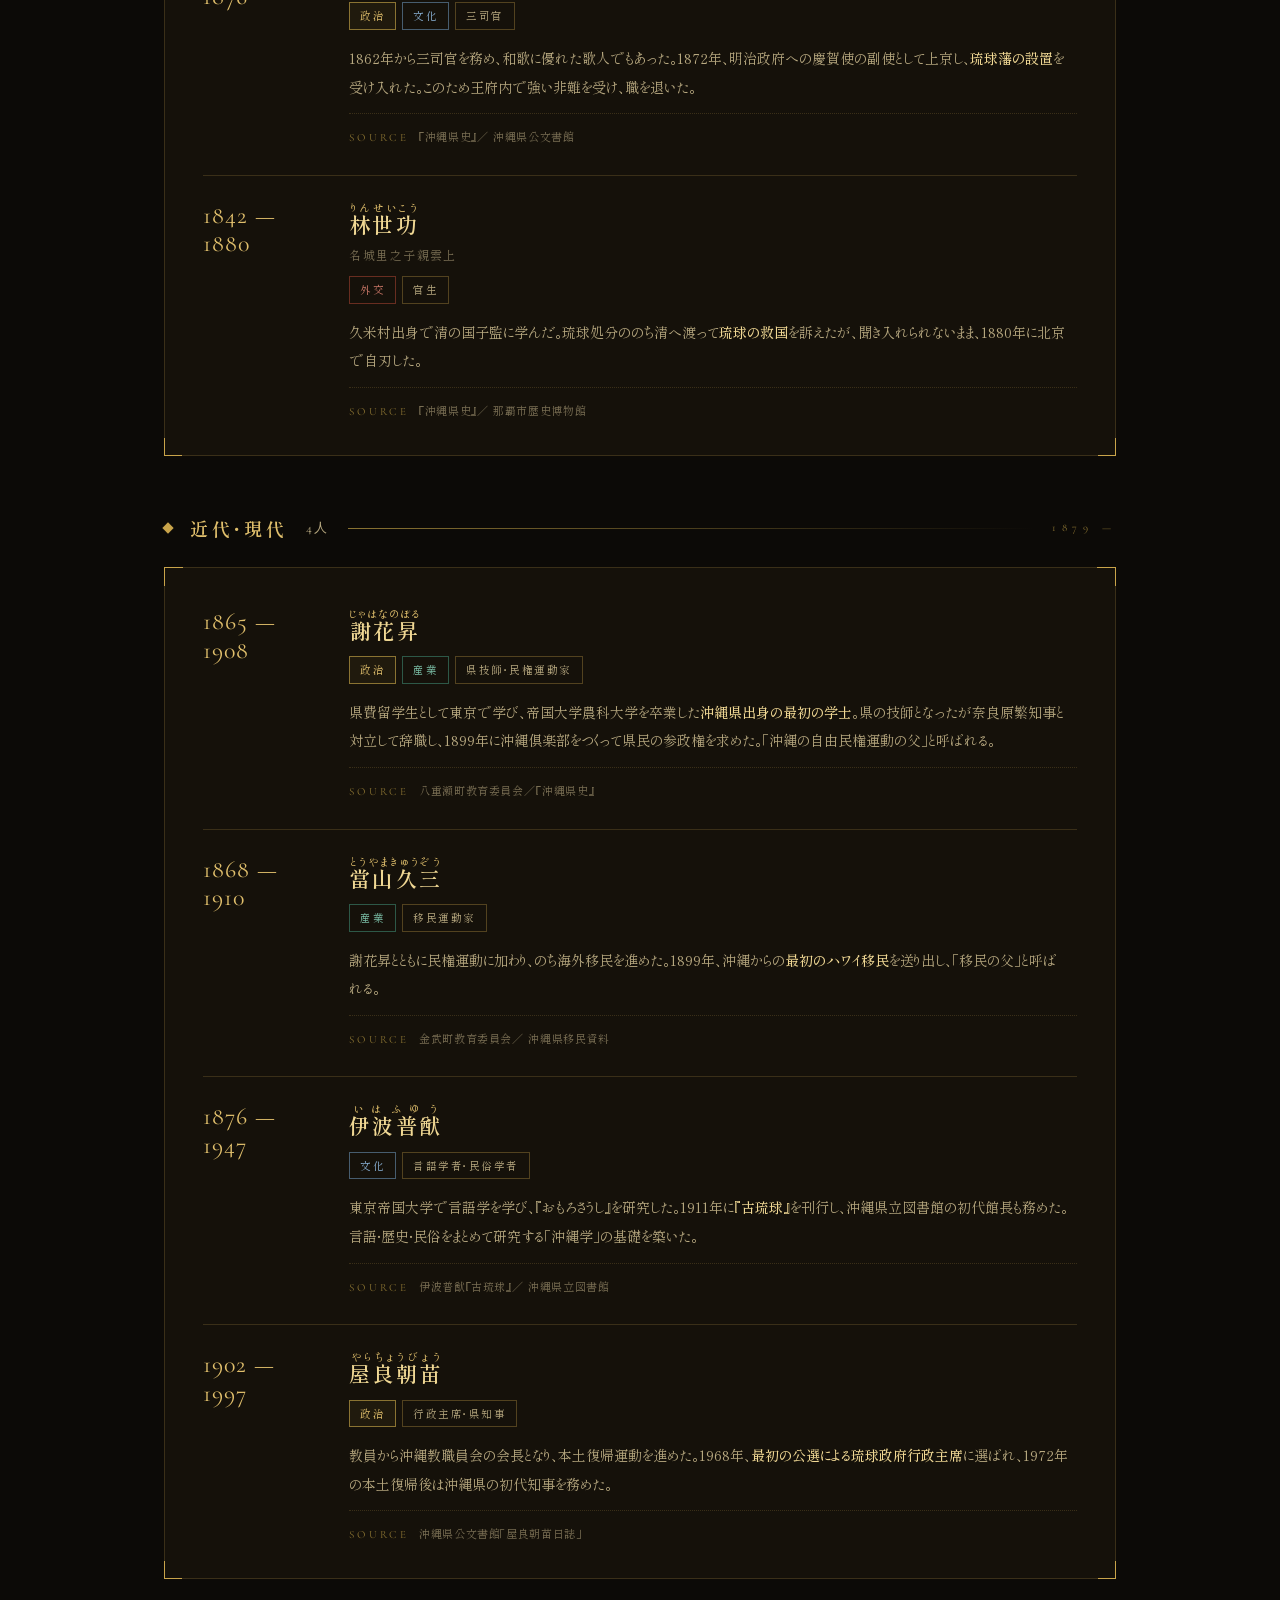
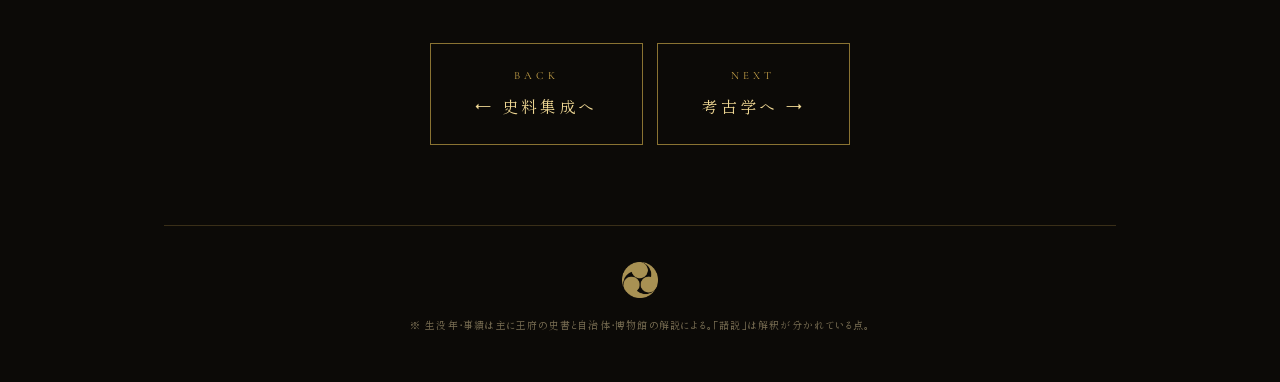
<file: 琉球人物誌.html>
<!DOCTYPE html>
<html lang="ja">
<head>
<meta charset="UTF-8">
<title>琉球人物誌 ── 政治家と偉人</title>
<meta name="viewport" content="width=device-width,initial-scale=1">
<link rel="preconnect" href="https://fonts.googleapis.com">
<link rel="preconnect" href="https://fonts.gstatic.com" crossorigin>
<link href="https://fonts.googleapis.com/css2?family=Cormorant+Garamond:wght@400;500;600&family=Noto+Serif+JP:wght@300;400;500;600;700;900&family=Shippori+Mincho:wght@400;500;600;700;800&display=swap" rel="stylesheet">
<style>
  *{box-sizing:border-box;margin:0;padding:0}
  :root{
    --bg:#0c0a07;
    --bg-2:#15110a;
    --bg-3:#1d1810;
    --line:#3a2f18;
    --line-2:#52421f;
    --gold:#c9a44a;
    --gold-2:#e0bf6c;
    --gold-3:#f0d894;
    --gold-soft:#8a7332;
    --ink:#ece1c4;
    --ink-2:#b8a980;
    --ink-3:#7a6f54;
    --red:#a04030;
    --teal:#3e8870;
    --serif:'Shippori Mincho','Noto Serif JP',serif;
    --serif-en:'Cormorant Garamond',serif;
  }
  html,body{background:var(--bg);color:var(--ink);font-family:var(--serif);font-feature-settings:"palt";-webkit-font-smoothing:antialiased}
  body{font-size:15px;line-height:1.85}

  /* ============ LAYOUT ============ */
  .page{max-width:1080px;margin:0 auto;background:linear-gradient(180deg,#100c08 0%,#0c0a07 220px);}
  .inner{padding:0 clamp(20px,5vw,64px)}

  /* ============ HEADER ============ */
  .masthead{padding:72px 0 64px;text-align:center;position:relative;overflow:hidden}
  .shuri-photo{position:absolute;inset:0;z-index:0;pointer-events:none;
    -webkit-mask-image:linear-gradient(180deg,#000 0%,#000 55%,transparent 96%);
    mask-image:linear-gradient(180deg,#000 0%,#000 55%,transparent 96%);
  }
  .shuri-photo img{
    position:absolute;inset:0;width:100%;height:100%;object-fit:cover;
    opacity:0;filter:saturate(.7) sepia(.1) brightness(1.15);
    transition:opacity 1.6s ease;
  }
  .shuri-photo img.active{opacity:.68}
  .shuri-scrim{position:absolute;inset:0;z-index:1;pointer-events:none;
    background:radial-gradient(ellipse 70% 80% at 50% 45%, rgba(12,10,7,.55), rgba(12,10,7,.15) 60%, transparent);
  }
  .masthead > *:not(.shuri-photo):not(.shuri-scrim){position:relative;z-index:2}
  .crest{display:flex;justify-content:center;margin-bottom:28px}

  /* ---- header animation ---- */
  @media (prefers-reduced-motion: no-preference){
    .shuri-photo img.active{animation:photo-in 2.4s ease both}
    @keyframes photo-in{from{opacity:0}to{opacity:.68}}
    .crest img.mon{animation:mon-spin 90s linear infinite, rise .9s ease both}
    @keyframes mon-spin{to{rotate:-360deg}}
    .masthead .en{animation:rise .8s ease .15s both}
    .masthead h1{animation:rise .9s ease .3s both}
    .masthead .subtitle{animation:rise .9s ease .5s both}
    .masthead .rule{animation:rule-grow 1.2s ease .7s both}
    .masthead .meta{animation:rise .9s ease .9s both}
    @keyframes rise{from{opacity:0;transform:translateY(14px)}to{opacity:1;transform:translateY(0)}}
    @keyframes rule-grow{from{transform:scaleX(0);opacity:0}to{transform:scaleX(1);opacity:1}}
  }
  .crest svg{width:64px;height:64px;display:block}
  .crest img.mon{width:64px;height:64px;display:block;filter:invert(76%) sepia(40%) saturate(440%) hue-rotate(5deg) brightness(95%) contrast(88%);opacity:.95}
  .footer .crest-sm img.mon{width:36px;height:36px;display:block;filter:invert(76%) sepia(40%) saturate(440%) hue-rotate(5deg) brightness(95%) contrast(88%);opacity:.75}
  .masthead .en{font-family:var(--serif-en);font-size:13px;letter-spacing:.42em;color:var(--gold-3);text-transform:uppercase;margin-bottom:18px;text-shadow:0 1px 10px rgba(12,10,7,.9)}
  .masthead h1{font-family:var(--serif);font-weight:600;font-size:clamp(42px,6.2vw,64px);color:var(--gold-3);letter-spacing:.18em;line-height:1.3;text-indent:.18em}
  .masthead .subtitle{margin-top:14px;font-size:13px;letter-spacing:.3em;color:#d6c8a0;text-shadow:0 1px 10px rgba(12,10,7,.9)}
  .masthead .rule{width:280px;height:1px;background:linear-gradient(90deg,transparent,var(--gold),transparent);margin:32px auto 0}
  .masthead .meta{margin-top:18px;font-size:11px;letter-spacing:.18em;color:#a9997a;text-shadow:0 1px 10px rgba(12,10,7,.9)}

  /* ============ ORNAMENTAL DIVIDERS ============ */
  .ornament{display:flex;align-items:center;justify-content:center;gap:14px;margin:64px 0 28px}
  .ornament .line{flex:1;max-width:240px;height:1px;background:linear-gradient(90deg,transparent,var(--gold-soft),var(--gold),var(--gold-soft),transparent)}
  .ornament .mark{display:flex;align-items:center;gap:10px;color:var(--gold-2);font-size:11px;letter-spacing:.4em;text-transform:uppercase;font-family:var(--serif-en)}
  .ornament .diamond{width:6px;height:6px;background:var(--gold);transform:rotate(45deg)}

  /* ============ ERA BANNER ============ */
  .era{margin:56px 0 22px;display:flex;align-items:center;gap:18px}
  .era .nub{width:8px;height:8px;background:var(--gold);transform:rotate(45deg);flex-shrink:0}
  .era .name{font-size:18px;font-weight:600;color:var(--gold-2);letter-spacing:.22em;white-space:nowrap}
  .era .years{font-family:var(--serif-en);font-size:13px;color:var(--ink-2);letter-spacing:.18em;white-space:nowrap}
  .era .line{flex:1;height:1px;background:linear-gradient(90deg,var(--gold-soft),transparent)}
  .era .roman{font-family:var(--serif-en);font-size:11px;letter-spacing:.5em;color:var(--gold-soft);text-transform:uppercase;white-space:nowrap}

  /* ============ DYNASTY CARD ============ */
  .dynasty{margin-bottom:8px;border:1px solid var(--line);background:var(--bg-2);padding:36px clamp(20px,3vw,42px) 32px;position:relative}
  .dynasty::before,.dynasty::after{content:"";position:absolute;width:18px;height:18px;border:1px solid var(--gold);pointer-events:none}
  .dynasty::before{top:-1px;left:-1px;border-right:none;border-bottom:none}
  .dynasty::after{top:-1px;right:-1px;border-left:none;border-bottom:none}
  .dynasty .br-bl,.dynasty .br-br{position:absolute;width:18px;height:18px;border:1px solid var(--gold);pointer-events:none}
  .dynasty .br-bl{bottom:-1px;left:-1px;border-right:none;border-top:none}
  .dynasty .br-br{bottom:-1px;right:-1px;border-left:none;border-top:none}

  .dn-head{display:grid;grid-template-columns:auto 1fr auto;gap:24px;align-items:center;margin-bottom:24px;padding-bottom:22px;border-bottom:1px solid var(--line)}
  .dn-icon{width:56px;height:56px;border:1px solid var(--gold);display:flex;align-items:center;justify-content:center;color:var(--gold-2)}
  .dn-icon svg{width:30px;height:30px}
  .dn-titles .num{font-family:var(--serif-en);font-size:11px;letter-spacing:.35em;color:var(--gold);text-transform:uppercase;margin-bottom:6px}
  .dn-titles h2{font-size:26px;font-weight:600;color:var(--gold-3);letter-spacing:.14em}
  .dn-titles .sub{font-size:12px;color:var(--ink-3);letter-spacing:.12em;margin-top:4px;font-family:var(--serif-en)}
  .dn-stats{display:flex;gap:18px;text-align:right}
  .dn-stats .item{padding-left:18px;border-left:1px solid var(--line)}
  .dn-stats .item:first-child{border-left:none;padding-left:0}
  .dn-stats .k{font-size:10px;letter-spacing:.2em;color:var(--ink-3);text-transform:uppercase;font-family:var(--serif-en);margin-bottom:4px}
  .dn-stats .v{font-size:16px;color:var(--gold-2);font-weight:500}

  .dn-desc{font-size:14px;color:var(--ink-2);line-height:2;padding:0 8px 22px;margin-bottom:22px;border-bottom:1px dashed var(--line);position:relative}
  .dn-desc::before{content:"";position:absolute;left:0;top:0;width:2px;height:100%;background:var(--gold-soft);opacity:.45}

  /* ============ KING TABLE ============ */
  .ktbl{width:100%;border-collapse:collapse}
  .ktbl thead th{
    padding:10px 14px;
    font-size:10px;font-weight:400;letter-spacing:.32em;
    color:var(--gold);text-align:left;text-transform:uppercase;
    font-family:var(--serif-en);
    border-bottom:1px solid var(--gold-soft);
    background:rgba(201,164,74,.05);
  }
  .ktbl thead th.center{text-align:center}
  .ktbl tbody tr{border-bottom:1px solid var(--line)}
  .ktbl tbody tr:last-child{border-bottom:none}
  .ktbl tbody tr:hover{background:rgba(201,164,74,.04)}
  .ktbl tbody td{padding:18px 14px;vertical-align:middle}
  .ktbl .num-cell{text-align:center;width:64px}
  .ktbl .num-cell .seq{display:inline-block;font-family:var(--serif-en);font-size:11px;letter-spacing:.15em;color:var(--gold);padding:4px 9px;border:1px solid var(--gold-soft);min-width:38px}
  .ktbl .num-cell .seq.highlight{background:var(--gold);color:var(--bg);border-color:var(--gold)}
  .ktbl .name-cell{min-width:160px}
  .ktbl .name-cell .name{font-size:22px;font-weight:500;color:var(--ink);letter-spacing:.08em;line-height:1.2}
  .ktbl .name-cell .read{font-size:11px;color:var(--gold-2);letter-spacing:.2em;margin-top:6px;font-family:var(--serif-en)}
  .ktbl .yr-cell{width:140px;font-family:var(--serif-en);font-size:17px;color:var(--ink-2);letter-spacing:.06em;white-space:nowrap}
  .ktbl .note-cell{font-size:13px;color:var(--ink-2);line-height:1.85}
  .ktbl tbody tr.event td{background:rgba(160,64,48,.06)}
  .ktbl .ev-tag{display:inline-block;margin-top:8px;padding:3px 10px;font-size:10px;letter-spacing:.2em;color:var(--red);border:1px solid rgba(160,64,48,.5);background:rgba(160,64,48,.08);font-family:var(--serif-en);text-transform:uppercase}
  .ktbl .ev-tag.teal{color:var(--teal);border-color:rgba(62,136,112,.5);background:rgba(62,136,112,.08)}
  .ktbl .ev-tag.gold{color:var(--gold-2);border-color:var(--gold-soft);background:rgba(201,164,74,.08)}

  /* compact mode (sanzan) */
  .ktbl.compact tbody td{padding:12px 10px}
  .ktbl.compact .name-cell{min-width:0}
  .ktbl.compact .name-cell .name{font-size:17px}
  .ktbl.compact .name-cell .read{font-size:10px;margin-top:4px}
  .ktbl.compact .yr-cell{width:auto;font-size:11px;white-space:normal}
  .ktbl.compact .num-cell .seq{font-size:10px;padding:3px 7px;min-width:32px}

  /* ============ MYTH SECTION ============ */
  .myth{margin:0 0 8px;border:1px solid var(--line);background:var(--bg-2);padding:42px clamp(24px,4vw,52px)}
  .myth .head{display:flex;align-items:center;gap:18px;margin-bottom:28px;padding-bottom:18px;border-bottom:1px solid var(--line)}
  .myth .head .icon{width:48px;height:48px;border:1px solid var(--gold);display:flex;align-items:center;justify-content:center;color:var(--gold-2)}
  .myth .head .icon svg{width:26px;height:26px}
  .myth .head h2{font-size:22px;font-weight:600;color:var(--gold-3);letter-spacing:.16em}
  .myth .head .en{font-family:var(--serif-en);font-size:10px;letter-spacing:.4em;color:var(--gold);text-transform:uppercase;margin-top:4px}
  .myth p{font-size:14.5px;color:var(--ink);line-height:2.15;margin-bottom:18px;text-indent:1em}
  .myth p:last-child{margin-bottom:0}
  .myth .kw{color:var(--gold-3);font-weight:500;border-bottom:1px dotted var(--gold-soft);padding-bottom:1px}
  .myth ruby rt{color:var(--gold-2);font-size:.55em;letter-spacing:.05em}

  /* ============ TRANSITION BANNER ============ */
  .transition{margin:32px 0;border:1px solid var(--line);background:var(--bg-2);position:relative}
  .transition .lbl{display:flex;align-items:center;gap:14px;padding:16px 24px;background:rgba(160,64,48,.08);border-bottom:1px solid var(--line)}
  .transition .lbl .ico{width:30px;height:30px;color:var(--gold-2)}
  .transition .lbl .ico svg{width:100%;height:100%}
  .transition .lbl .num{font-family:var(--serif-en);font-size:11px;letter-spacing:.35em;color:var(--red);text-transform:uppercase}
  .transition .lbl .ttl{font-size:15px;color:var(--ink);letter-spacing:.12em;font-weight:500;flex:1}
  .transition .lbl .yr{font-family:var(--serif-en);font-size:13px;color:var(--gold-2);letter-spacing:.12em}
  .transition .body{padding:24px;font-size:14px;color:var(--ink-2);line-height:2.05}
  .transition .body .red{color:var(--red);font-weight:500}
  .transition .body .teal{color:var(--teal);font-weight:500}
  .transition .body .gold{color:var(--gold-3);font-weight:500}
  .transition .flow{display:flex;align-items:center;gap:14px;padding:16px 24px 4px;flex-wrap:wrap}
  .transition .flow .pill{padding:6px 14px;border:1px solid var(--line-2);color:var(--ink-2);font-size:12px;letter-spacing:.14em}
  .transition .flow .pill.from{color:var(--ink-3)}
  .transition .flow .pill.to{color:var(--gold-2);border-color:var(--gold-soft);background:rgba(201,164,74,.06)}
  .transition .flow .arrow{color:var(--gold);font-family:var(--serif-en);font-size:14px;letter-spacing:.1em}

  /* ============ SANZAN (Three Mountains) ============ */
  .sanzan-note{font-size:13.5px;color:var(--ink-2);background:var(--bg-2);border:1px solid var(--line);border-left:3px solid var(--gold);padding:18px 22px;margin-bottom:24px;line-height:1.95}
  .sanzan-grid{display:grid;grid-template-columns:repeat(3,minmax(0,1fr));gap:14px;margin-bottom:8px}
  @media(max-width:780px){.sanzan-grid{grid-template-columns:1fr}}
  .sblock{border:1px solid var(--line);background:var(--bg-2)}
  .sblock .sh{padding:18px 18px 14px;border-bottom:1px solid var(--line);display:flex;align-items:flex-start;gap:12px}
  .sblock .sh .si{width:28px;height:28px;flex-shrink:0;color:var(--gold-2)}
  .sblock .sh .si svg{width:100%;height:100%}
  .sblock .sh .nm{font-size:16px;color:var(--gold-3);letter-spacing:.16em;font-weight:600}
  .sblock .sh .lc{font-size:10px;letter-spacing:.18em;color:var(--ink-3);margin-top:4px}
  .sblock.hokuz .si{color:#7aa9d4}
  .sblock.chuz  .si{color:var(--gold-2)}
  .sblock.nanz  .si{color:#c98870}

  /* ============ MODERN LIST ============ */
  .modern{padding:14px 8px 0}
  .modern .item{display:grid;grid-template-columns:30px 130px 1fr;gap:18px;align-items:center;padding:18px 0;border-bottom:1px dashed var(--line)}
  .modern .item:last-child{border-bottom:none}
  .modern .dot{width:8px;height:8px;border:1px solid var(--gold);transform:rotate(45deg);margin:0 auto}
  .modern .yr{font-family:var(--serif-en);font-size:15px;color:var(--gold-2);letter-spacing:.1em}
  .modern .lbl{font-size:14px;color:var(--ink);letter-spacing:.06em}

  /* ============ FOOTER ============ */
  .footer{margin:80px 0 0;padding:36px 0 48px;border-top:1px solid var(--line);text-align:center}
  .footer .crest-sm{display:flex;justify-content:center;margin-bottom:18px}
  .footer .crest-sm svg{width:36px;height:36px;opacity:.75}
  .footer .src{font-size:11px;letter-spacing:.18em;color:var(--ink-3);line-height:2}
  .footer .src strong{color:var(--gold-2);font-weight:500}
  .footer .note{font-size:10px;color:var(--ink-3);margin-top:14px;letter-spacing:.12em}

  /* ============ SOURCE NOTE ============ */
  .src-note{margin-top:18px;padding-top:12px;border-top:1px dotted var(--line);font-size:11px;letter-spacing:.06em;color:var(--ink-3);line-height:1.95}
  .src-note b{display:inline-block;color:var(--gold-soft);font-weight:400;letter-spacing:.28em;font-family:var(--serif-en);text-transform:uppercase;margin-right:10px}

  /* ============ UTILITIES ============ */
  ruby rt{color:var(--gold-2);font-size:.55em;letter-spacing:.04em;font-family:var(--serif-en);font-weight:400}
  .ev-row{position:relative}

  /* badge bar (compact summary above table) */
  .badges{display:flex;flex-wrap:wrap;gap:6px;margin-bottom:24px;padding:14px 16px;border:1px dashed var(--line);background:rgba(201,164,74,.03)}
  .badge{padding:6px 11px;border:1px solid var(--line-2);font-size:11px;color:var(--ink-2);letter-spacing:.1em;display:inline-flex;align-items:center;gap:6px}
  .badge .b-n{font-family:var(--serif-en);font-size:9px;color:var(--gold);letter-spacing:.15em}
  .badge.hl{border-color:var(--gold);color:var(--gold-3);background:rgba(201,164,74,.08)}

  /* small chip for residence */
  .residence{display:inline-flex;align-items:center;gap:6px;font-size:11px;color:var(--gold-2);letter-spacing:.16em;padding:5px 10px;border:1px solid var(--gold-soft);background:rgba(201,164,74,.05)}
  .residence svg{width:12px;height:12px}

  @media(max-width:680px){
    .dn-head{grid-template-columns:1fr;text-align:left;gap:14px}
    .dn-stats{justify-content:flex-start}
    .ktbl thead{display:none}
    .ktbl tbody td{display:block;padding:6px 12px;border:none}
    .ktbl tbody tr{padding:14px 4px;display:block}
    .ktbl .num-cell{text-align:left;width:auto}
    .ktbl .name-cell .name{font-size:20px}
    .ktbl .yr-cell{font-size:12px}
    .masthead h1{font-size:30px}
  }
</style>
<style>
a{color:var(--gold-2);text-decoration:none}a:hover{color:var(--gold-3)}
.sitenav{position:sticky;top:0;z-index:30;display:flex;justify-content:center;gap:4px;background:rgba(12,10,7,.92);backdrop-filter:blur(6px);-webkit-backdrop-filter:blur(6px);border-bottom:1px solid var(--line)}
.sitenav a{padding:14px 22px;font-size:13px;letter-spacing:.2em;color:var(--ink-2);border-bottom:2px solid transparent}
.sitenav a:hover{color:var(--gold-3)}.sitenav a.on{color:var(--gold-3);border-bottom-color:var(--gold)}
.sitenav{gap:12px;padding:14px 16px;background:rgba(12,10,7,.95);border-bottom:1px solid var(--gold-soft);box-shadow:0 6px 24px rgba(0,0,0,.45)}
.sitenav a{padding:11px 30px;font-size:16px;font-weight:600;letter-spacing:.22em;color:var(--gold-2);border:1px solid var(--gold-soft);background:rgba(201,164,74,.05);transition:background .2s,color .2s,border-color .2s}
.sitenav a:hover{color:var(--gold-3);border-color:var(--gold);background:rgba(201,164,74,.12)}
.sitenav a.on{color:var(--bg);background:var(--gold);border-color:var(--gold)}
@media(max-width:680px){.sitenav{gap:6px;padding:10px 8px}.sitenav a{padding:9px 12px;font-size:13px;letter-spacing:.08em}}
.band{position:relative;overflow:hidden;padding:46px 0 36px;text-align:center;border-bottom:1px solid var(--line)}
.band .bg{position:absolute;inset:0;width:100%;height:100%;object-fit:cover;object-position:center 35%;opacity:.34;filter:saturate(.6) sepia(.2);-webkit-mask-image:linear-gradient(180deg,#000 30%,transparent);mask-image:linear-gradient(180deg,#000 30%,transparent);pointer-events:none}
.band>*:not(.bg){position:relative}
.band .mon{width:40px;height:40px;display:block;margin:0 auto 16px;filter:invert(76%) sepia(40%) saturate(440%) hue-rotate(5deg) brightness(95%) contrast(88%)}
.band .en{font-family:var(--serif-en);font-size:12px;letter-spacing:.42em;color:var(--gold);text-transform:uppercase;margin-bottom:10px}
.band h1{font-weight:600;font-size:clamp(28px,4.4vw,42px);color:var(--gold-3);letter-spacing:.18em;text-indent:.18em;line-height:1.3}
.band .subtitle{margin-top:10px;font-size:13px;letter-spacing:.24em;color:var(--ink-2)}
.filter{display:flex;flex-wrap:wrap;gap:8px;justify-content:center;margin:36px 0 0}
.filter button{background:none;border:1px solid var(--line-2);color:var(--ink-2);font-family:var(--serif);padding:8px 16px;font-size:12px;letter-spacing:.18em;cursor:pointer}
.filter button:hover{color:var(--gold-3)}.filter button.on{border-color:var(--gold);color:var(--gold-3);background:rgba(201,164,74,.08)}
.doc{display:grid;grid-template-columns:120px minmax(0,1fr);gap:26px;padding:26px 0;border-bottom:1px solid var(--line)}
.doc{scroll-margin-top:70px}.doc:target{background:rgba(201,164,74,.07);box-shadow:-14px 0 0 rgba(201,164,74,.07),14px 0 0 rgba(201,164,74,.07)}.doc:target h3{text-decoration:underline;text-decoration-color:var(--gold);text-underline-offset:6px}.doc:first-of-type{padding-top:4px}.doc:last-child{border-bottom:none;padding-bottom:0}
.doc .y{font-family:var(--serif-en);font-size:24px;line-height:1.2;color:var(--gold-2);letter-spacing:.04em}
.doc .y small{display:block;margin-top:6px;font-family:var(--serif);font-size:11px;color:var(--ink-3);letter-spacing:.1em;line-height:1.6}
.doc h3{font-size:21px;font-weight:600;color:var(--gold-3);letter-spacing:.1em;line-height:1.5}
.doc h3 rt{font-family:var(--serif);font-size:.5em;color:var(--gold-2);letter-spacing:.08em}
.doc .meta{display:flex;flex-wrap:wrap;gap:6px;margin:10px 0 14px}
.tag{font-size:10.5px;padding:3px 10px;border:1px solid var(--line-2);color:var(--ink-2);letter-spacing:.14em}
.tag.r-ryukyu{color:var(--gold-2);border-color:var(--gold-soft);background:rgba(201,164,74,.06)}
.tag.r-yamato{color:#d09a84;border-color:rgba(201,136,112,.5)}
.tag.r-china{color:#d07a6a;border-color:rgba(160,64,48,.6);background:rgba(160,64,48,.08)}
.tag.r-korea{color:#8db6dc;border-color:rgba(122,169,212,.5)}
.tag.r-west{color:#7cc0a8;border-color:rgba(62,136,112,.6)}
.doc p{font-size:14px;color:var(--ink-2);line-height:2.05;text-wrap:pretty}
.doc p+p{margin-top:8px}
.doc .kw{color:var(--gold-3);font-weight:500}
.doc .dissent{margin-top:10px;padding:10px 14px;border:1px dashed rgba(62,136,112,.5);font-size:12.5px;color:var(--ink-2);line-height:1.9}
.doc .dissent b{color:var(--teal);font-weight:500;letter-spacing:.1em;margin-right:8px}
.doc .src-note{margin-top:12px}
.pager{display:flex;justify-content:center;margin:64px 0 0}
.pager a{display:flex;flex-direction:column;align-items:center;gap:6px;padding:22px 44px;border:1px solid var(--gold-soft);color:var(--gold-3);font-size:16px;letter-spacing:.2em}
.pager a small{font-family:var(--serif-en);font-size:11px;letter-spacing:.36em;color:var(--gold);text-transform:uppercase}
.pager a:hover{background:rgba(201,164,74,.06);border-color:var(--gold)}
@media(max-width:680px){.doc{grid-template-columns:1fr;gap:8px}.sitenav a{padding:12px 12px;font-size:12px;letter-spacing:.1em}}
.tag.c-pol{color:var(--gold-2);border-color:var(--gold-soft);background:rgba(201,164,74,.06)}.tag.c-dip{color:#d07a6a;border-color:rgba(160,64,48,.6)}.tag.c-cul{color:#8db6dc;border-color:rgba(122,169,212,.5)}.tag.c-ind{color:#7cc0a8;border-color:rgba(62,136,112,.6)}.tag.c-reg{color:#d09a84;border-color:rgba(201,136,112,.5)}
.doc .alias{font-size:12px;color:var(--ink-3);letter-spacing:.12em;margin-top:4px}
@media(max-width:680px){.era{gap:10px}.era .roman{display:none}}
.sitenav{flex-wrap:wrap;gap:10px}.sitenav a{padding:10px 22px;font-size:15px;letter-spacing:.18em}
@media(max-width:680px){.sitenav{gap:6px;padding:10px 8px}.sitenav a{padding:8px 10px;font-size:12px;letter-spacing:.06em}}
</style>
</head>
<body>
<div class="page">
<nav class="sitenav"><a href="琉球歴代王統年表.html">歴代王統年表</a><a href="首里の誕生.html">首里の誕生</a><a href="琉球史料集成.html">史料集成</a><a href="琉球人物誌.html" class="on">人物誌</a><a href="琉球考古学.html">考古学</a><a href="琉球言語学.html">言語学</a></nav>
<header class="band inner"><img class="bg" src="assets/shuri-photo-3.jpg" alt=""><img class="mon" src="assets/hidari-mitsudomoe.png" alt="左三つ巴"><div class="en">People of Ryukyu</div><h1>琉球人物誌</h1><div class="subtitle">政治家と偉人を年代順に</div></header>
<div class="inner">
<div class="filter" id="filter"><button class="on" data-f="all">すべて</button><button data-f="pol">政治</button><button data-f="dip">外交</button><button data-f="cul">文化</button><button data-f="ind">産業</button><button data-f="reg">地方</button></div>
<div class="sanzan-note" style="margin-top:28px">琉球王国とその後の沖縄で、政治・外交・文化・産業に名を残した人々を年代順に並べた。国王は「歴代王統年表」に載せている。王府の史書が伝える人物像には書き手の立場が反映していることがあり、評価が分かれる点は「諸説」に記した。</div>
<section class="cent" data-screen-label="古琉球"><div class="era"><div class="nub"></div><div class="name">古琉球</div><div class="years">9人</div><div class="line"></div><div class="roman">14th – 16th C.</div></div><article class="dynasty"><span class="br-bl"></span><span class="br-br"></span><div class="doc" id="泰期" data-c="dip"><div class="y">14C後半</div><div><h3><ruby>泰期<rt>たいき</rt></ruby></h3><div class="meta"><span class="tag c-dip">外交</span><span class="tag">察度王の弟とされる</span></div><p>1372年、明の洪武帝の使者・楊載の招諭を受け、中山王察度の命で明へ渡った。<span class="kw">琉球最初の正式な入貢使節</span>で、以後もたびたび進貢使として渡明し、馬や硫黄を献じた。</p><div class="src-note"><b>Source</b>『明実録』太祖実録／琉球王国交流史デジタルアーカイブ</div></div></div><div class="doc" id="懐機" data-c="pol dip"><div class="y">15C前半</div><div><h3><ruby>懐機<rt>かいき</rt></ruby></h3><div class="meta"><span class="tag c-pol">政治</span><span class="tag c-dip">外交</span><span class="tag">第一尚氏の国相</span></div><p>中国出身とされ、尚巴志から尚金福まで王府の国相を務めた。1427年に龍潭と安国山を造り、1451年には首里と浮島（那覇）を結ぶ海中道路・<span class="kw">長虹堤</span>を築いた。長寿宮（浮島神社）を創建したとも伝わる。</p><div class="src-note"><b>Source</b>安国山樹華木記碑／『球陽』</div></div></div><div class="doc" id="護佐丸" data-c="pol"><div class="y">? — 1458</div><div><h3><ruby>護佐丸<rt>ごさまる</rt></ruby></h3><div class="alias">中城按司</div><div class="meta"><span class="tag c-pol">政治</span><span class="tag">読谷山・中城の按司</span></div><p>尚巴志の三山統一に従って功を立て、<span class="kw">座喜味城</span>を築いた。のち勝連の阿麻和利を抑えるため中城城へ移される。1458年、阿麻和利に謀反を訴えられ、王府軍に囲まれて自害したと伝わる（護佐丸・阿麻和利の乱）。</p><div class="dissent"><b>諸説</b>王府の史書は護佐丸を忠臣、阿麻和利を逆臣とするが、尚泰久王が両者を抑えようとしたとする見方など、事件の実像には諸説ある。</div><div class="src-note"><b>Source</b>『中山世鑑』『球陽』／ 中城村教育委員会</div></div></div><div class="doc" id="阿麻和利" data-c="pol"><div class="y">? — 1458</div><div><h3><ruby>阿麻和利<rt>あまわり</rt></ruby></h3><div class="meta"><span class="tag c-pol">政治</span><span class="tag">勝連按司</span></div><p>貧しい生まれから勝連の按司となり、海外交易で勝連城を栄えさせたと伝わる。護佐丸を討ったのち王位をねらったとして、1458年に首里の軍に滅ぼされた。</p><div class="dissent"><b>諸説</b>『おもろさうし』には勝連と阿麻和利を称える歌があり、王府の史書が描く逆臣像とは異なる姿を伝えている。</div><div class="src-note"><b>Source</b>『おもろさうし』／ うるま市教育委員会「勝連城跡」</div></div></div><div class="doc" id="芥隠承琥" data-c="cul dip"><div class="y">? — 1495</div><div><h3><ruby>芥隠承琥<rt>かいいんしょうこ</rt></ruby></h3><div class="alias">諱は承琥、字は芥隠。芥隠禅師・仏智円融国師</div><div class="meta"><span class="tag c-cul">文化</span><span class="tag c-dip">外交</span><span class="tag">臨済宗の僧・京都出身</span></div><p>京都の生まれで、<span class="kw">南禅寺</span>で修行した臨済宗の禅僧。南禅寺46世・椿庭海寿の法孫にあたる。薩摩の宝福寺を経て、1450年（宝徳2年、尚金福王の代）に琉球へ渡り、<span class="kw">琉球に初めて臨済宗を伝えた</span>とされる。</p><p><b>四代の王に仕えた顧問</b>　第一尚氏の尚泰久王・尚徳王から、王統が替わった後の第二尚氏の尚円王・尚真王まで仕えた。1469年の王統交代を挟んでも王府にとどまり、仏教の布教だけでなく、王府の顧問として<span class="kw">日本との貿易や外交</span>にも携わった。こうした役割を担った「外交僧」の代表的な人物とされる。</p><p><b>琉球国王使として京都へ</b>　1466年（文正元年）7月28日、琉球国王の使者として京都に上った。将軍<span class="kw">足利義政</span>は庭先に席を設けて芥隠を引見し、芥隠はその上で三拝した。琉球からの礼物は「進物」と記録されている。8月4日条には、琉球の貢船の点検について芥隠が訴状を出したことも見える。</p><p><b>寺の開創</b>　深く帰依した尚泰久王のもとで、<span class="kw">広厳寺・普門寺・天龍寺</span>の開山住持となった。尚泰久王は多くの梵鐘を鋳造させており、その銘文の多くは芥隠が書いたとされる。1492年に尚真王が父・尚円王の追福のため首里城の北に起工し、1494年に完成した<span class="kw">円覚寺</span>の開山となった。円覚寺は鎌倉の円覚寺を模した、琉球随一の禅寺であった。</p><p>1495年6月8日（明応4年5月16日）に没した。没後200年の1694年に「仏智円融国師」の号が贈られた。</p><div class="dissent"><b>注意</b>仕えた王を、尚宣威王を含めて「五代」とする辞典もある。崇元寺も芥隠の開創とする説があるが、確認できる記述は少ない。1458年の万国津梁の鐘の銘文は芥隠ではなく、<a href="琉球史料集成.html#万国津梁の鐘_銘">渓隠安潜</a>が書いたものである。南禅寺の中の所属（語心院など）、天界寺・天王寺の開創への関与、王府の外交文書を扱う「僧録」制度の確立については、確かな出典を確認できなかったため載せていない。</div><div class="src-note"><b>Source</b>『蔭凉軒日録』文正元年7月28日条・8月4日条（『増補続史料大成』22）／『斎藤親基日記』／ 琉球新報『沖縄コンパクト事典』「芥隠」／『朝日日本歴史人物事典』「芥隠」／『日本人名大辞典』「芥隠承琥」／『世界大百科事典』「円覚寺」</div></div></div><div class="doc" id="オヤケアカハチ" data-c="reg"><div class="y">? — 1500</div><div><h3><ruby>オヤケアカハチ<rt>おやけあかはち</rt></ruby></h3><div class="alias">遠弥計赤蜂</div><div class="meta"><span class="tag c-reg">地方</span><span class="tag">八重山・石垣島の首長</span></div><p>石垣島の大浜を拠点とした首長。首里王府への貢納を拒んだとされ、1500年、尚真王が送った軍と宮古の仲宗根豊見親らに討たれた。この戦いで八重山は王府の支配下に組み込まれた。</p><div class="dissent"><b>諸説</b>王府側では反乱者とされるが、八重山では島を守った英雄として語り継がれ、大浜には顕彰碑が建つ。</div><div class="src-note"><b>Source</b>『球陽』／ 石垣市教育委員会</div></div></div><div class="doc" id="仲宗根豊見親" data-c="reg"><div class="y">15C後半 — 16C前半</div><div><h3><ruby>仲宗根豊見親<rt>なかそねとぅゆみゃ</rt></ruby></h3><div class="meta"><span class="tag c-reg">地方</span><span class="tag">宮古の首長</span></div><p>宮古島を治めた首長。1500年、王府軍に加わってオヤケアカハチを討ち、のち宮古の頭職に任じられた。首里の王府と結んで宮古・八重山の秩序をつくった人物である。</p><div class="src-note"><b>Source</b>『球陽』／ 宮古島市教育委員会</div></div></div><div class="doc" id="日秀上人" data-c="cul"><div class="y">1503 — 1577</div><div><h3><ruby>日秀上人<rt>にっしゅうしょうにん</rt></ruby></h3><div class="alias">照皆・照海</div><div class="meta"><span class="tag c-cul">文化</span><span class="tag">真言宗の僧・日本出身</span></div><p>上野国の生まれとされる真言宗の僧。紀伊の熊野那智から小舟で海に出る<span class="kw">補陀落渡海</span>に挑み、金武の富花津（現・福花）に漂着したと伝わる。金武に<span class="kw">金武観音寺</span>を開き、熊野権現の本地仏である阿弥陀・薬師・観音の三像を彫って安置した。鍾乳洞の金武宮（琉球八社の一つ）も彼の勧請とされ、大蛇を洞穴に封じた伝説が残る。『球陽』は、彼が三像を作って護国寺に奉安したとも記す。のち薩摩へ帰り、1577年に三光院（現・鹿児島県霧島市の日秀神社）で没した。</p><div class="dissent"><b>諸説</b>来琉の年は史料ごとに異なる。『中山世譜』は正徳年間（1506–1521）、『球陽』は嘉靖年間とし、金武観音寺は1522年を創建年と伝える。研究では1527〜1534年ごろとする推定がある。補陀落渡海による漂着も伝承であり、薩摩から島伝いに渡ったとみる見方もある。</div><div class="src-note"><b>Source</b>『琉球国由来記』巻11「金峰山補陀落院観音寺縁起」／『球陽』／『中山世譜』／『三国名勝図会』／ 琉球新報『沖縄大百科事典』「日秀上人」</div></div></div><div class="doc" id="謝名親方_鄭迵" data-c="pol dip"><div class="y">1549 — 1611</div><div><h3><ruby>謝名親方 鄭迵<rt>じゃなうぇーかた ていどう</rt></ruby></h3><div class="alias">謝名利山</div><div class="meta"><span class="tag c-pol">政治</span><span class="tag c-dip">外交</span><span class="tag">三司官</span></div><p>久米村出身で明の国子監に学び、三司官となった。薩摩の要求に強く反対し、1609年の侵攻後、尚寧王とともに鹿児島へ連行された。<span class="kw">薩摩への忠誠を誓う起請文への署名を拒み</span>、1611年に処刑された。</p><div class="src-note"><b>Source</b>『喜安日記』／『中山世譜』</div></div></div></article></section><section class="cent" data-screen-label="近世琉球"><div class="era"><div class="nub"></div><div class="name">近世琉球</div><div class="years">11人</div><div class="line"></div><div class="roman">1609 – 1879</div></div><article class="dynasty"><span class="br-bl"></span><span class="br-br"></span><div class="doc" id="野国総管" data-c="ind"><div class="y">17C初め</div><div><h3><ruby>野国総管<rt>のぐにそうかん</rt></ruby></h3><div class="meta"><span class="tag c-ind">産業</span><span class="tag">進貢船の総管</span></div><p>進貢船の事務長にあたる総管として明に渡り、1605年、福建から<span class="kw">甘藷（サツマイモ）</span>の苗を持ち帰って郷里の野国村（現・嘉手納町）で育てた。甘藷はのちに薩摩を経て日本各地へ広まった。</p><div class="src-note"><b>Source</b>嘉手納町教育委員会／『球陽』</div></div></div><div class="doc" id="儀間真常" data-c="ind"><div class="y">1557 — 1644</div><div><h3><ruby>儀間真常<rt>ぎましんじょう</rt></ruby></h3><div class="meta"><span class="tag c-ind">産業</span><span class="tag">真和志間切の地頭</span></div><p>野国総管から甘藷を受け継いで琉球中に広めた。さらに木綿の栽培と織物を薩摩から、1623年には人を中国へ遣わして<span class="kw">黒糖の製法</span>を取り入れ、近世琉球の産業の基礎をつくった。</p><div class="src-note"><b>Source</b>『球陽』／ 那覇市歴史博物館</div></div></div><div class="doc" id="羽地朝秀" data-c="pol cul"><div class="y">1617 — 1675</div><div><h3><ruby>羽地朝秀<rt>はねじちょうしゅう</rt></ruby></h3><div class="alias">向象賢</div><div class="meta"><span class="tag c-pol">政治</span><span class="tag c-cul">文化</span><span class="tag">摂政</span></div><p>1650年、琉球最初の正史<span class="kw">『中山世鑑』</span>を編んだ。1666年に摂政となると、王府の儀礼や神女の制度を簡素にし、財政を立て直す改革を進めた。その指示をまとめたものが『羽地仕置』である。</p><div class="src-note"><b>Source</b>『中山世鑑』『羽地仕置』</div></div></div><div class="doc" id="程順則" data-c="cul dip"><div class="y">1663 — 1734</div><div><h3><ruby>程順則<rt>ていじゅんそく</rt></ruby></h3><div class="alias">名護親方</div><div class="meta"><span class="tag c-cul">文化</span><span class="tag c-dip">外交</span><span class="tag">名護間切の総地頭</span></div><p>久米村出身。清から教訓書<span class="kw">『六諭衍義』</span>を持ち帰り、のちに薩摩を通じて徳川吉宗に献じられた。吉宗は室鳩巣に和訳させ、『六諭衍義大意』は江戸時代の寺子屋で教科書として広く読まれた。「名護聖人」と呼ばれる。</p><div class="src-note"><b>Source</b>名護市教育委員会／『六諭衍義大意』</div></div></div><div class="doc" id="蔡温" data-c="pol ind"><div class="y">1682 — 1762</div><div><h3><ruby>蔡温<rt>さいおん</rt></ruby></h3><div class="alias">具志頭親方文若</div><div class="meta"><span class="tag c-pol">政治</span><span class="tag c-ind">産業</span><span class="tag">三司官</span></div><p>久米村出身。尚敬王の国師、1728年から三司官を務めた。山林の管理を定めた『杣山法式帳』、羽地大川の改修など、<span class="kw">林業と治水</span>に力を注いだ。『中山世譜』の改訂も行っている。</p><div class="src-note"><b>Source</b>『中山世譜』／ 沖縄県立図書館</div></div></div><div class="doc" id="玉城朝薫" data-c="cul"><div class="y">1684 — 1734</div><div><h3><ruby>玉城朝薫<rt>たまぐすくちょうくん</rt></ruby></h3><div class="meta"><span class="tag c-cul">文化</span><span class="tag">踊奉行</span></div><p>1719年、尚敬王の冊封使をもてなすため、<span class="kw">組踊</span>を創始した。『二童敵討』『執心鐘入』など朝薫の作品は「朝薫五番」と呼ばれ、組踊は2010年にユネスコ無形文化遺産に登録された。</p><div class="src-note"><b>Source</b>国立劇場おきなわ／ 文化庁</div></div></div><div class="doc" id="平敷屋朝敏" data-c="cul"><div class="y">1700 — 1734</div><div><h3><ruby>平敷屋朝敏<rt>へしきやちょうびん</rt></ruby></h3><div class="meta"><span class="tag c-cul">文化</span><span class="tag">文人</span></div><p>和文の物語『苔の下』『貧家記』などを著した、琉球を代表する和文学の書き手。1734年、王府を批判する文書に関わったとして仲間とともに処刑された。</p><div class="src-note"><b>Source</b>『沖縄大百科事典』／ 沖縄県立図書館</div></div></div><div class="doc" id="恩納ナビー" data-c="cul"><div class="y">18C</div><div><h3><ruby>恩納ナビー<rt>おんななびー</rt></ruby></h3><div class="meta"><span class="tag c-cul">文化</span><span class="tag">歌人</span></div><p>恩納間切の農村に生まれた女性歌人。琉歌に、のびやかで率直な恋や暮らしの歌を残した。吉屋チルーと並んで<span class="kw">琉球の二大女流歌人</span>とされる。</p><div class="dissent"><b>諸説</b>生没年や経歴を伝える確かな記録はなく、伝わる歌の多くも伝承によっている。</div><div class="src-note"><b>Source</b>恩納村博物館</div></div></div><div class="doc" id="牧志朝忠" data-c="dip"><div class="y">1818 — 1862</div><div><h3><ruby>牧志朝忠<rt>まきしちょうちゅう</rt></ruby></h3><div class="meta"><span class="tag c-dip">外交</span><span class="tag">通事</span></div><p>清に留学して中国語と英語を身につけ、1853年から来航した<span class="kw">ペリー艦隊との応接で通訳</span>を務めた。のち王府内の政争に巻き込まれ、1862年、薩摩へ送られる船から身を投げたと伝わる。</p><div class="src-note"><b>Source</b>『ペリー艦隊日本遠征記』／ 那覇市歴史博物館</div></div></div><div class="doc" id="宜湾朝保" data-c="pol cul"><div class="y">1823 — 1876</div><div><h3><ruby>宜湾朝保<rt>ぎわんちょうほ</rt></ruby></h3><div class="meta"><span class="tag c-pol">政治</span><span class="tag c-cul">文化</span><span class="tag">三司官</span></div><p>1862年から三司官を務め、和歌に優れた歌人でもあった。1872年、明治政府への慶賀使の副使として上京し、<span class="kw">琉球藩の設置</span>を受け入れた。このため王府内で強い非難を受け、職を退いた。</p><div class="src-note"><b>Source</b>『沖縄県史』／ 沖縄県公文書館</div></div></div><div class="doc" id="林世功" data-c="dip"><div class="y">1842 — 1880</div><div><h3><ruby>林世功<rt>りんせいこう</rt></ruby></h3><div class="alias">名城里之子親雲上</div><div class="meta"><span class="tag c-dip">外交</span><span class="tag">官生</span></div><p>久米村出身で清の国子監に学んだ。琉球処分ののち清へ渡って<span class="kw">琉球の救国</span>を訴えたが、聞き入れられないまま、1880年に北京で自刃した。</p><div class="src-note"><b>Source</b>『沖縄県史』／ 那覇市歴史博物館</div></div></div></article></section><section class="cent" data-screen-label="近代・現代"><div class="era"><div class="nub"></div><div class="name">近代・現代</div><div class="years">4人</div><div class="line"></div><div class="roman">1879 —</div></div><article class="dynasty"><span class="br-bl"></span><span class="br-br"></span><div class="doc" id="謝花昇" data-c="pol ind"><div class="y">1865 — 1908</div><div><h3><ruby>謝花昇<rt>じゃはなのぼる</rt></ruby></h3><div class="meta"><span class="tag c-pol">政治</span><span class="tag c-ind">産業</span><span class="tag">県技師・民権運動家</span></div><p>県費留学生として東京で学び、帝国大学農科大学を卒業した<span class="kw">沖縄県出身の最初の学士</span>。県の技師となったが奈良原繁知事と対立して辞職し、1899年に沖縄倶楽部をつくって県民の参政権を求めた。「沖縄の自由民権運動の父」と呼ばれる。</p><div class="src-note"><b>Source</b>八重瀬町教育委員会／『沖縄県史』</div></div></div><div class="doc" id="當山久三" data-c="ind"><div class="y">1868 — 1910</div><div><h3><ruby>當山久三<rt>とうやまきゅうぞう</rt></ruby></h3><div class="meta"><span class="tag c-ind">産業</span><span class="tag">移民運動家</span></div><p>謝花昇とともに民権運動に加わり、のち海外移民を進めた。1899年、沖縄からの<span class="kw">最初のハワイ移民</span>を送り出し、「移民の父」と呼ばれる。</p><div class="src-note"><b>Source</b>金武町教育委員会／ 沖縄県移民資料</div></div></div><div class="doc" id="伊波普猷" data-c="cul"><div class="y">1876 — 1947</div><div><h3><ruby>伊波普猷<rt>いはふゆう</rt></ruby></h3><div class="meta"><span class="tag c-cul">文化</span><span class="tag">言語学者・民俗学者</span></div><p>東京帝国大学で言語学を学び、『おもろさうし』を研究した。1911年に<span class="kw">『古琉球』</span>を刊行し、沖縄県立図書館の初代館長も務めた。言語・歴史・民俗をまとめて研究する「沖縄学」の基礎を築いた。</p><div class="src-note"><b>Source</b>伊波普猷『古琉球』／ 沖縄県立図書館</div></div></div><div class="doc" id="屋良朝苗" data-c="pol"><div class="y">1902 — 1997</div><div><h3><ruby>屋良朝苗<rt>やらちょうびょう</rt></ruby></h3><div class="meta"><span class="tag c-pol">政治</span><span class="tag">行政主席・県知事</span></div><p>教員から沖縄教職員会の会長となり、本土復帰運動を進めた。1968年、<span class="kw">最初の公選による琉球政府行政主席</span>に選ばれ、1972年の本土復帰後は沖縄県の初代知事を務めた。</p><div class="src-note"><b>Source</b>沖縄県公文書館「屋良朝苗日誌」</div></div></div></article></section>
<div class="pager" style="gap:14px;flex-wrap:wrap"><a href="琉球史料集成.html"><small>Back</small>← 史料集成へ</a><a href="琉球考古学.html"><small>Next</small>考古学へ →</a></div>
<footer class="footer"><div class="crest-sm"><img class="mon" src="assets/hidari-mitsudomoe.png" alt="左三つ巴"></div><div class="note">※ 生没年・事績は主に王府の史書と自治体・博物館の解説による。「諸説」は解釈が分かれている点。</div></footer>
</div>
</div>
<script>
(function(){var bs=document.querySelectorAll('#filter button');bs.forEach(function(b){b.addEventListener('click',function(){bs.forEach(function(x){x.classList.toggle('on',x===b)});var f=b.dataset.f;document.querySelectorAll('.cent').forEach(function(s){var n=0;s.querySelectorAll('.doc').forEach(function(d){var show=f==='all'||d.dataset.c.split(' ').indexOf(f)>-1;d.style.display=show?'':'none';if(show)n++});s.style.display=n?'':'none';s.querySelector('.years').textContent=n+'人'})})})})();
</script>
</body>
</html>
</file>
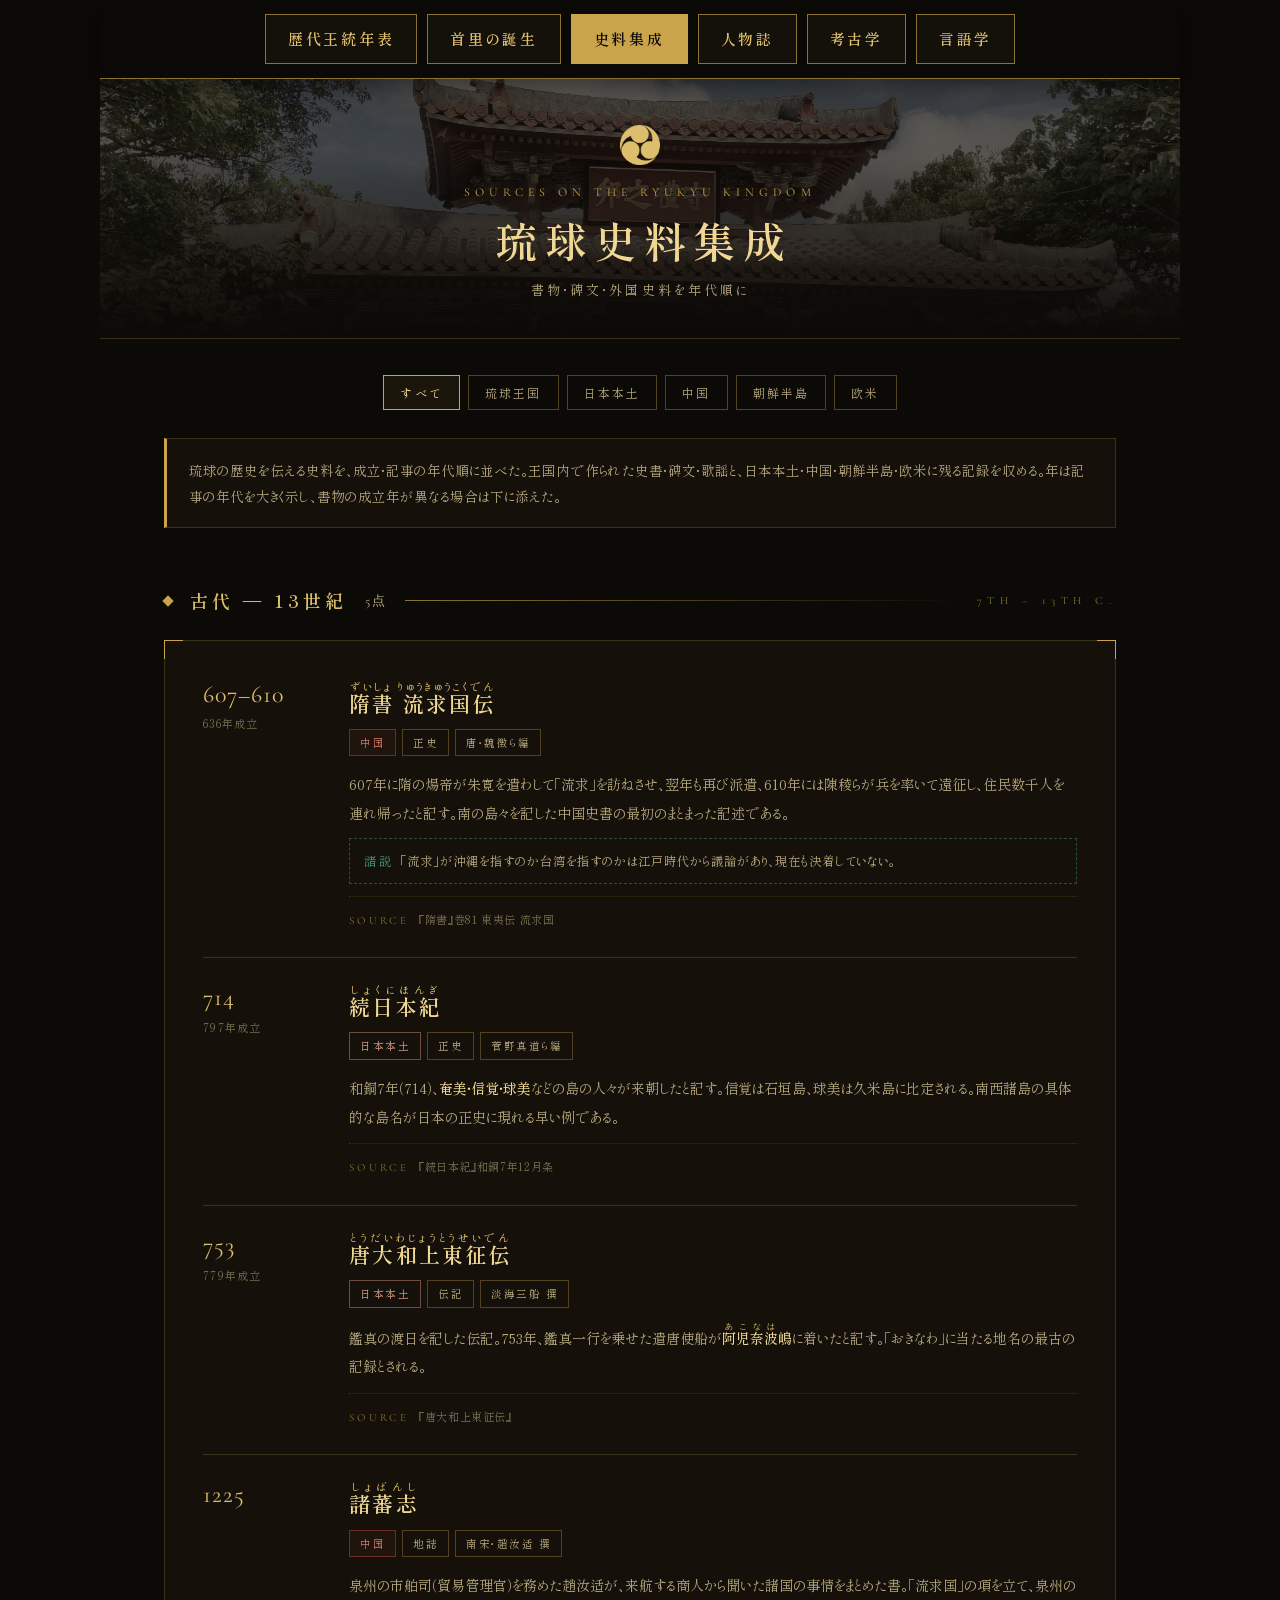
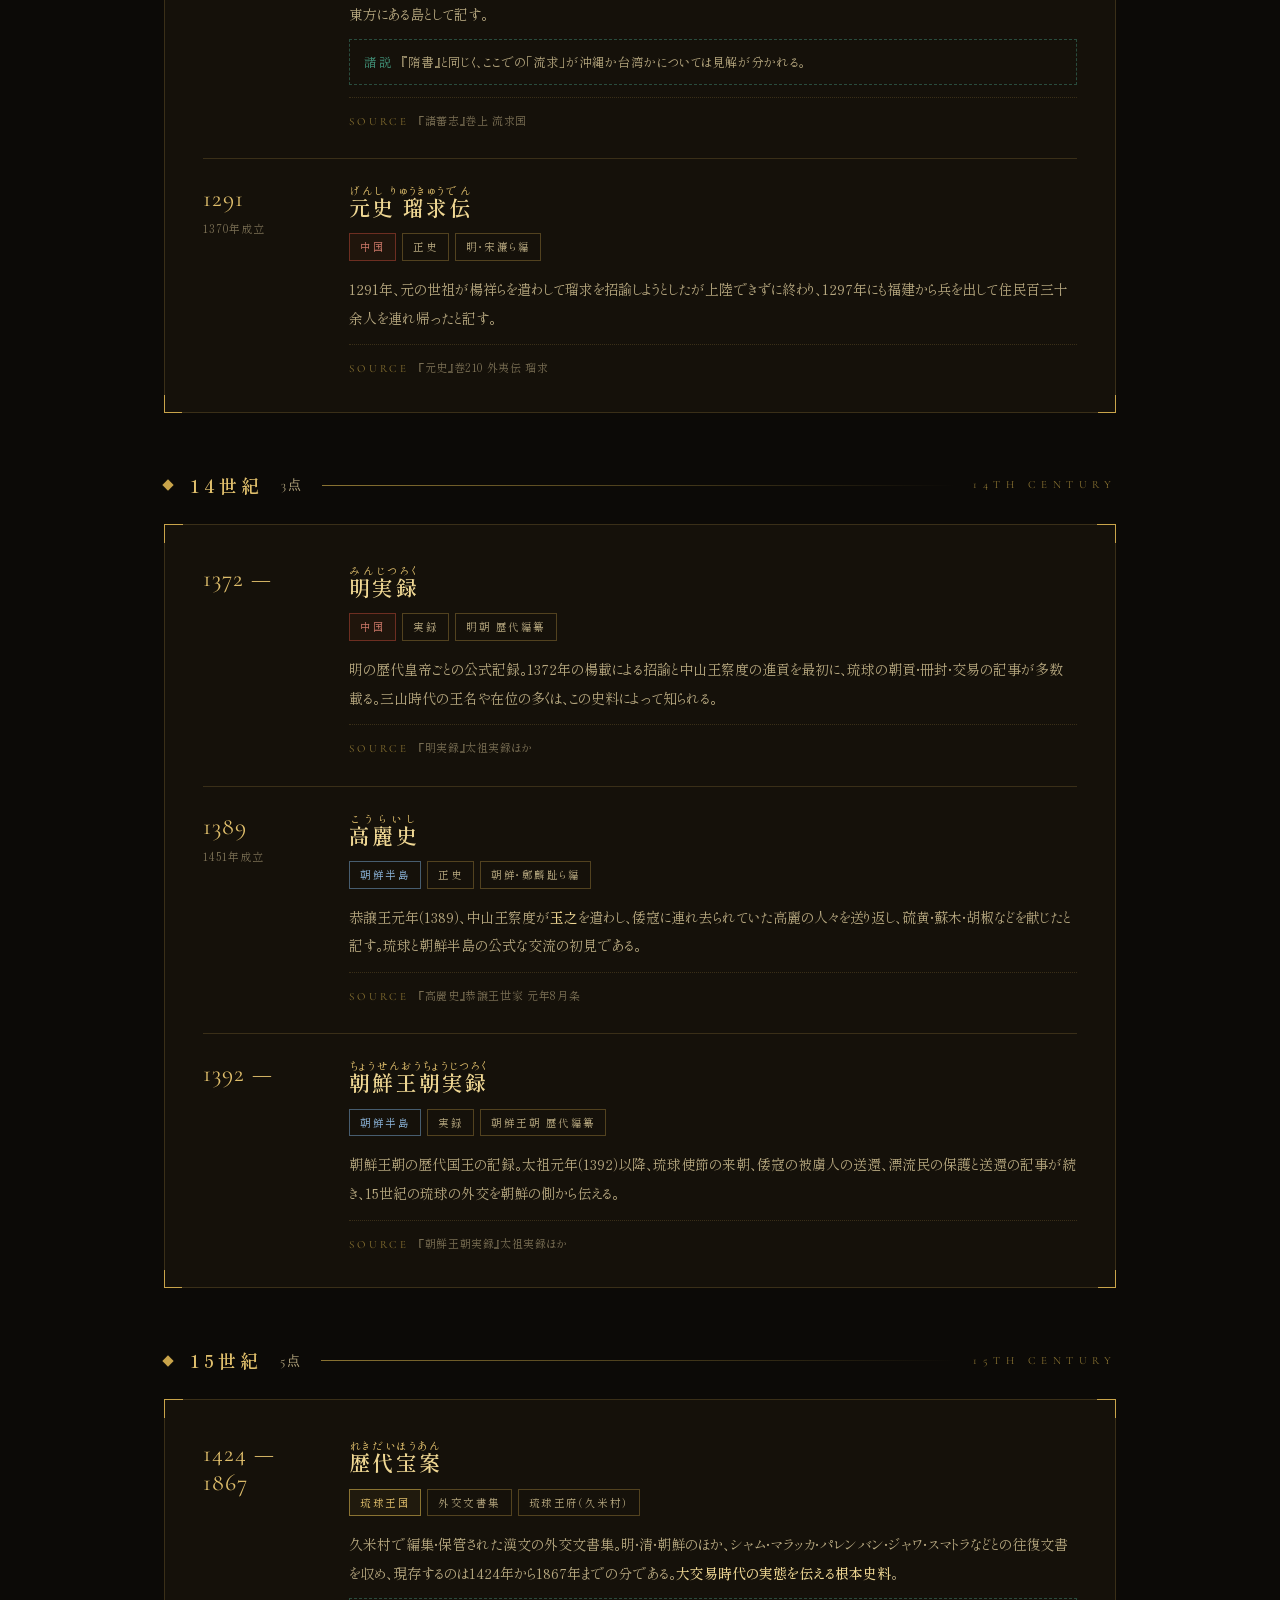
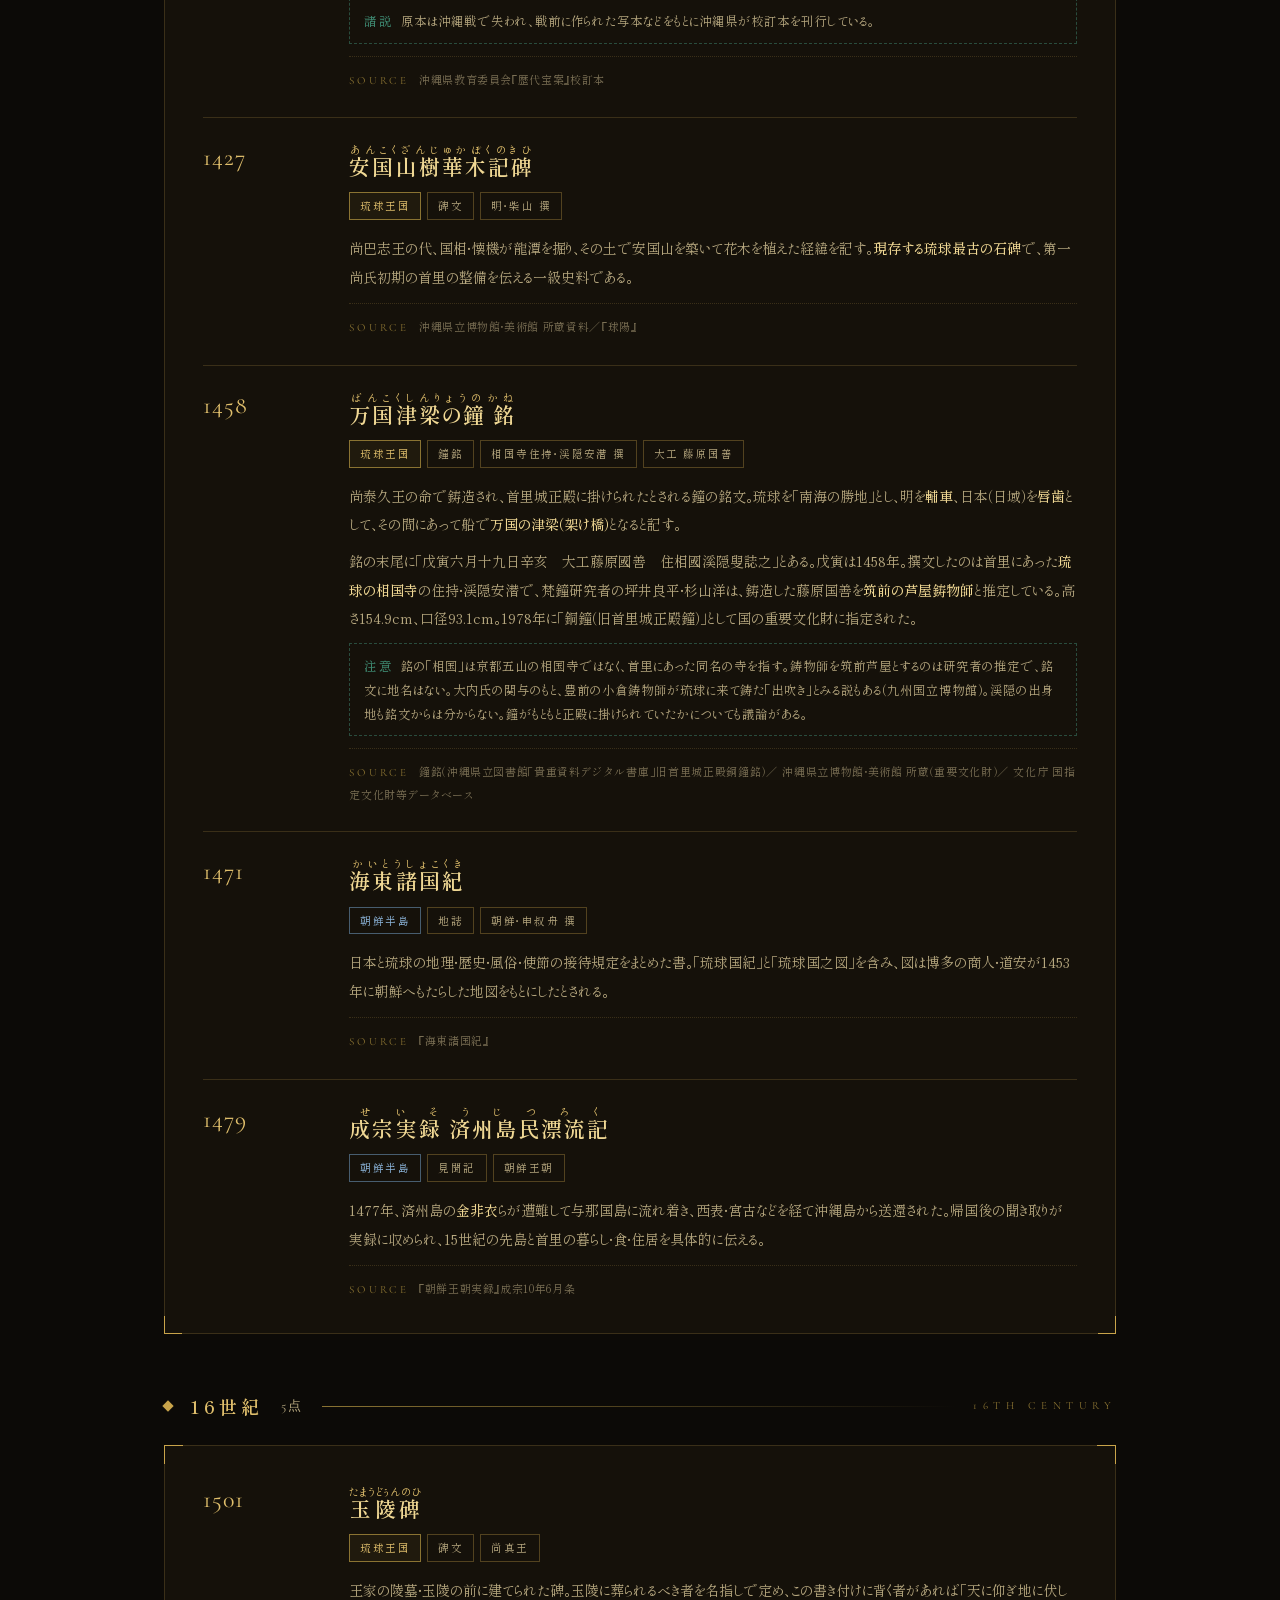
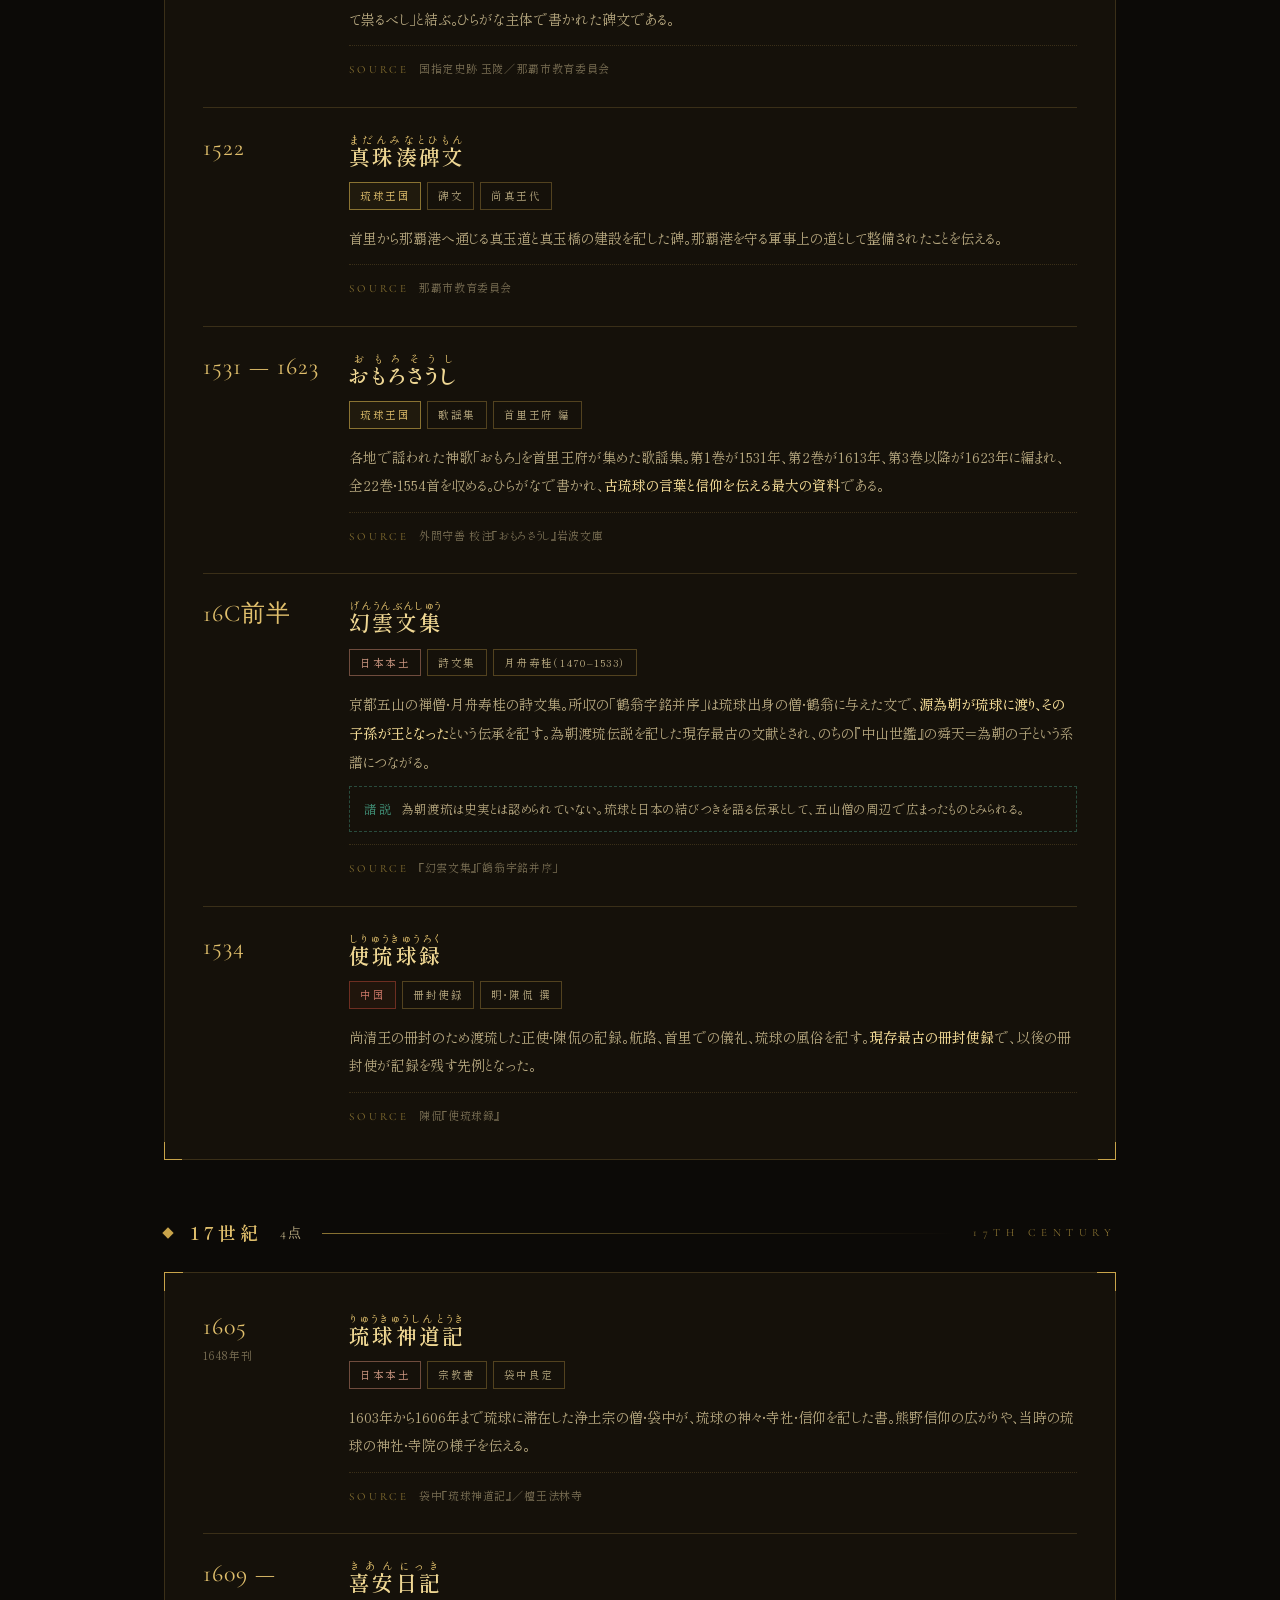
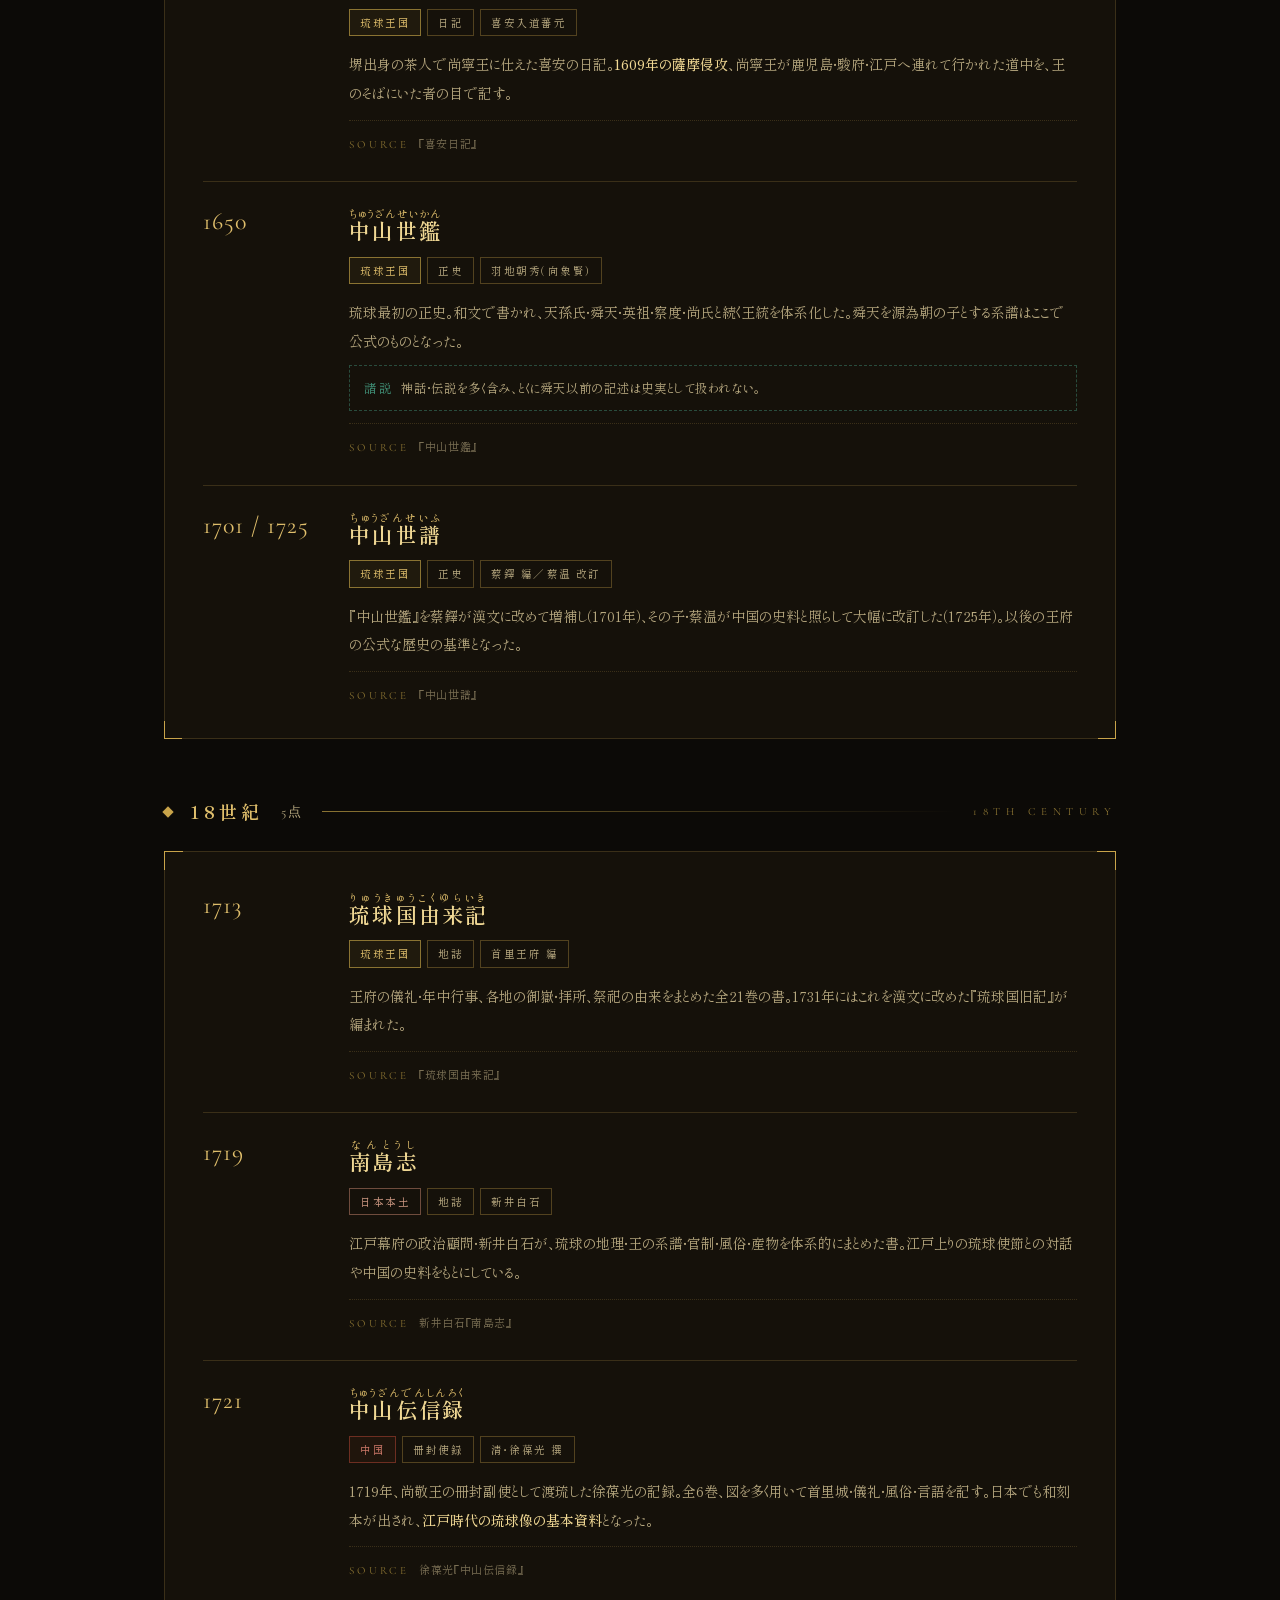
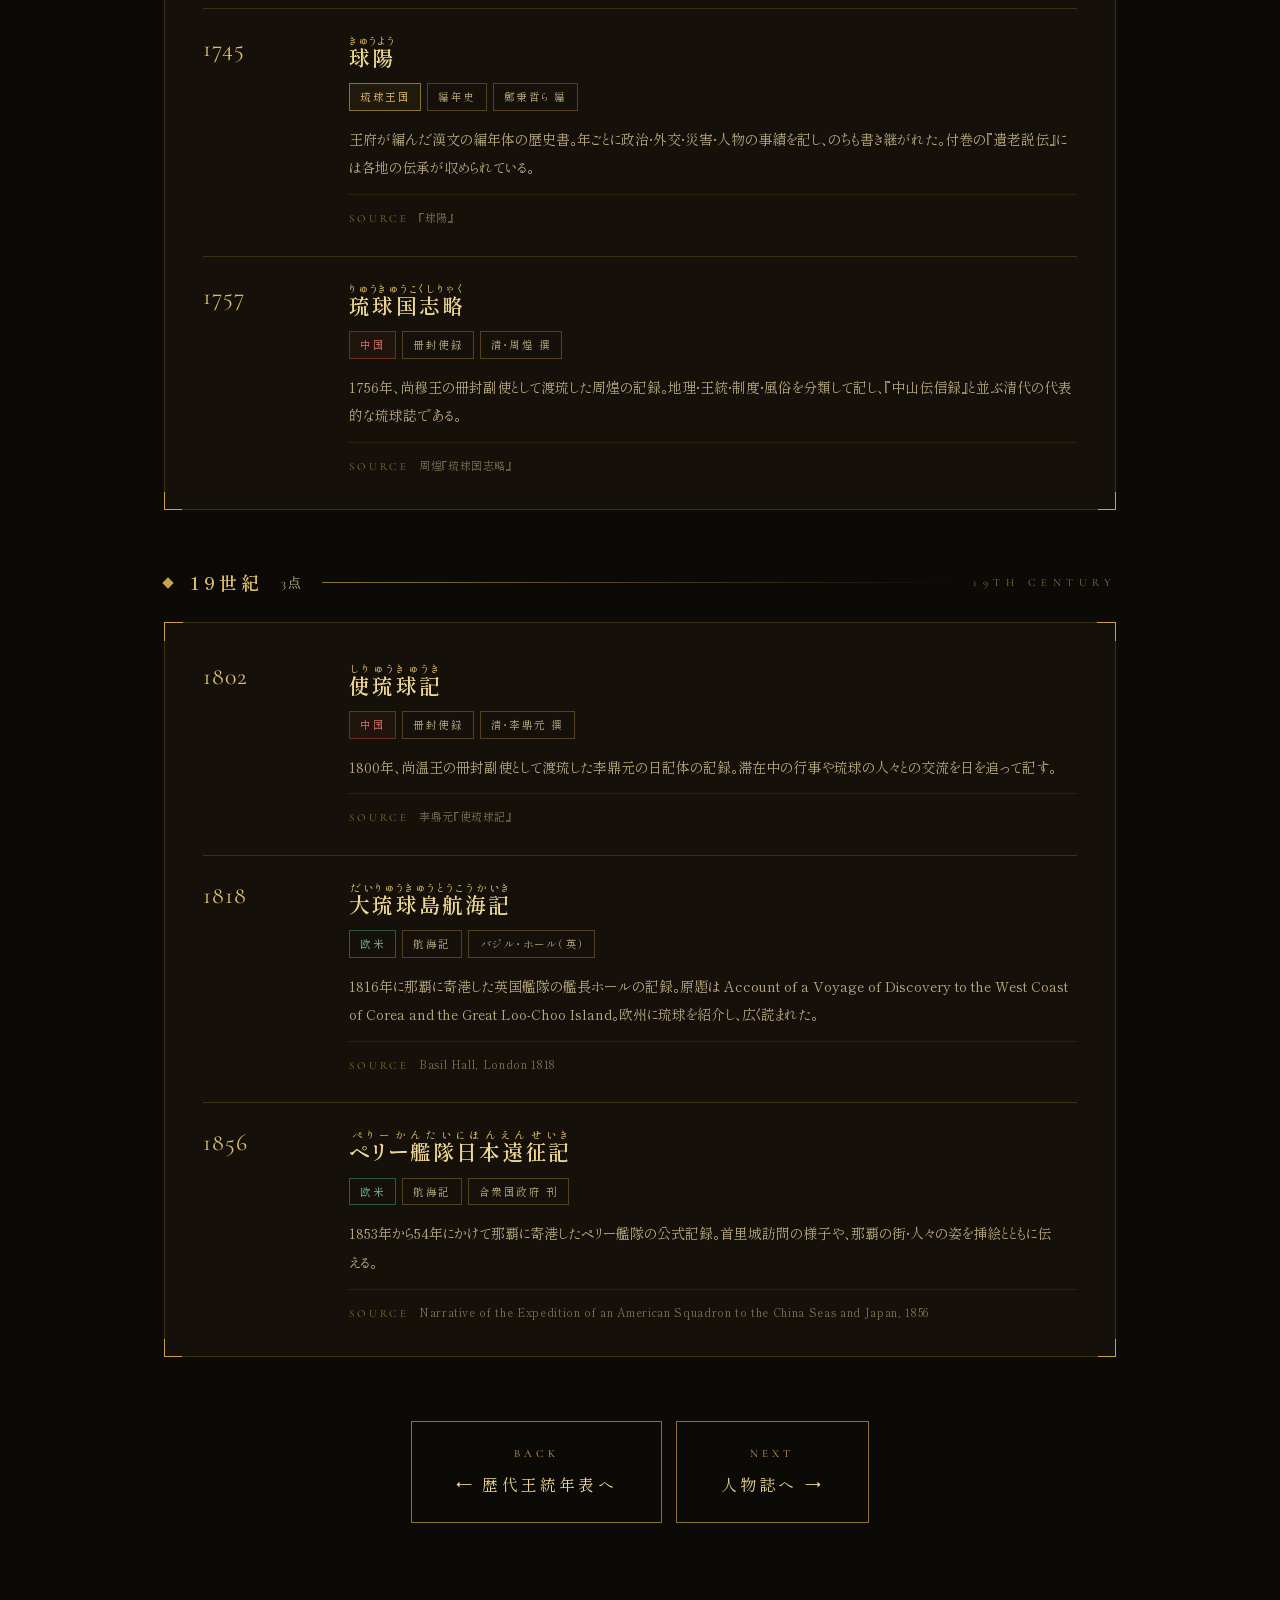
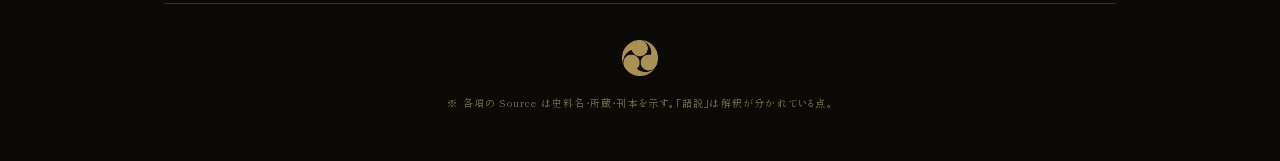
<file: 琉球史料集成.html>
<!DOCTYPE html>
<html lang="ja">
<head>
<meta charset="UTF-8">
<title>琉球史料集成 ── 書物・碑文・外国史料</title>
<meta name="viewport" content="width=device-width,initial-scale=1">
<link rel="preconnect" href="https://fonts.googleapis.com">
<link rel="preconnect" href="https://fonts.gstatic.com" crossorigin>
<link href="https://fonts.googleapis.com/css2?family=Cormorant+Garamond:wght@400;500;600&family=Noto+Serif+JP:wght@300;400;500;600;700;900&family=Shippori+Mincho:wght@400;500;600;700;800&display=swap" rel="stylesheet">
<style>
  *{box-sizing:border-box;margin:0;padding:0}
  :root{
    --bg:#0c0a07;
    --bg-2:#15110a;
    --bg-3:#1d1810;
    --line:#3a2f18;
    --line-2:#52421f;
    --gold:#c9a44a;
    --gold-2:#e0bf6c;
    --gold-3:#f0d894;
    --gold-soft:#8a7332;
    --ink:#ece1c4;
    --ink-2:#b8a980;
    --ink-3:#7a6f54;
    --red:#a04030;
    --teal:#3e8870;
    --serif:'Shippori Mincho','Noto Serif JP',serif;
    --serif-en:'Cormorant Garamond',serif;
  }
  html,body{background:var(--bg);color:var(--ink);font-family:var(--serif);font-feature-settings:"palt";-webkit-font-smoothing:antialiased}
  body{font-size:15px;line-height:1.85}

  /* ============ LAYOUT ============ */
  .page{max-width:1080px;margin:0 auto;background:linear-gradient(180deg,#100c08 0%,#0c0a07 220px);}
  .inner{padding:0 clamp(20px,5vw,64px)}

  /* ============ HEADER ============ */
  .masthead{padding:72px 0 64px;text-align:center;position:relative;overflow:hidden}
  .shuri-photo{position:absolute;inset:0;z-index:0;pointer-events:none;
    -webkit-mask-image:linear-gradient(180deg,#000 0%,#000 55%,transparent 96%);
    mask-image:linear-gradient(180deg,#000 0%,#000 55%,transparent 96%);
  }
  .shuri-photo img{
    position:absolute;inset:0;width:100%;height:100%;object-fit:cover;
    opacity:0;filter:saturate(.7) sepia(.1) brightness(1.15);
    transition:opacity 1.6s ease;
  }
  .shuri-photo img.active{opacity:.68}
  .shuri-scrim{position:absolute;inset:0;z-index:1;pointer-events:none;
    background:radial-gradient(ellipse 70% 80% at 50% 45%, rgba(12,10,7,.55), rgba(12,10,7,.15) 60%, transparent);
  }
  .masthead > *:not(.shuri-photo):not(.shuri-scrim){position:relative;z-index:2}
  .crest{display:flex;justify-content:center;margin-bottom:28px}

  /* ---- header animation ---- */
  @media (prefers-reduced-motion: no-preference){
    .shuri-photo img.active{animation:photo-in 2.4s ease both}
    @keyframes photo-in{from{opacity:0}to{opacity:.68}}
    .crest img.mon{animation:mon-spin 90s linear infinite, rise .9s ease both}
    @keyframes mon-spin{to{rotate:-360deg}}
    .masthead .en{animation:rise .8s ease .15s both}
    .masthead h1{animation:rise .9s ease .3s both}
    .masthead .subtitle{animation:rise .9s ease .5s both}
    .masthead .rule{animation:rule-grow 1.2s ease .7s both}
    .masthead .meta{animation:rise .9s ease .9s both}
    @keyframes rise{from{opacity:0;transform:translateY(14px)}to{opacity:1;transform:translateY(0)}}
    @keyframes rule-grow{from{transform:scaleX(0);opacity:0}to{transform:scaleX(1);opacity:1}}
  }
  .crest svg{width:64px;height:64px;display:block}
  .crest img.mon{width:64px;height:64px;display:block;filter:invert(76%) sepia(40%) saturate(440%) hue-rotate(5deg) brightness(95%) contrast(88%);opacity:.95}
  .footer .crest-sm img.mon{width:36px;height:36px;display:block;filter:invert(76%) sepia(40%) saturate(440%) hue-rotate(5deg) brightness(95%) contrast(88%);opacity:.75}
  .masthead .en{font-family:var(--serif-en);font-size:13px;letter-spacing:.42em;color:var(--gold-3);text-transform:uppercase;margin-bottom:18px;text-shadow:0 1px 10px rgba(12,10,7,.9)}
  .masthead h1{font-family:var(--serif);font-weight:600;font-size:clamp(42px,6.2vw,64px);color:var(--gold-3);letter-spacing:.18em;line-height:1.3;text-indent:.18em}
  .masthead .subtitle{margin-top:14px;font-size:13px;letter-spacing:.3em;color:#d6c8a0;text-shadow:0 1px 10px rgba(12,10,7,.9)}
  .masthead .rule{width:280px;height:1px;background:linear-gradient(90deg,transparent,var(--gold),transparent);margin:32px auto 0}
  .masthead .meta{margin-top:18px;font-size:11px;letter-spacing:.18em;color:#a9997a;text-shadow:0 1px 10px rgba(12,10,7,.9)}

  /* ============ ORNAMENTAL DIVIDERS ============ */
  .ornament{display:flex;align-items:center;justify-content:center;gap:14px;margin:64px 0 28px}
  .ornament .line{flex:1;max-width:240px;height:1px;background:linear-gradient(90deg,transparent,var(--gold-soft),var(--gold),var(--gold-soft),transparent)}
  .ornament .mark{display:flex;align-items:center;gap:10px;color:var(--gold-2);font-size:11px;letter-spacing:.4em;text-transform:uppercase;font-family:var(--serif-en)}
  .ornament .diamond{width:6px;height:6px;background:var(--gold);transform:rotate(45deg)}

  /* ============ ERA BANNER ============ */
  .era{margin:56px 0 22px;display:flex;align-items:center;gap:18px}
  .era .nub{width:8px;height:8px;background:var(--gold);transform:rotate(45deg);flex-shrink:0}
  .era .name{font-size:18px;font-weight:600;color:var(--gold-2);letter-spacing:.22em;white-space:nowrap}
  .era .years{font-family:var(--serif-en);font-size:13px;color:var(--ink-2);letter-spacing:.18em;white-space:nowrap}
  .era .line{flex:1;height:1px;background:linear-gradient(90deg,var(--gold-soft),transparent)}
  .era .roman{font-family:var(--serif-en);font-size:11px;letter-spacing:.5em;color:var(--gold-soft);text-transform:uppercase;white-space:nowrap}

  /* ============ DYNASTY CARD ============ */
  .dynasty{margin-bottom:8px;border:1px solid var(--line);background:var(--bg-2);padding:36px clamp(20px,3vw,42px) 32px;position:relative}
  .dynasty::before,.dynasty::after{content:"";position:absolute;width:18px;height:18px;border:1px solid var(--gold);pointer-events:none}
  .dynasty::before{top:-1px;left:-1px;border-right:none;border-bottom:none}
  .dynasty::after{top:-1px;right:-1px;border-left:none;border-bottom:none}
  .dynasty .br-bl,.dynasty .br-br{position:absolute;width:18px;height:18px;border:1px solid var(--gold);pointer-events:none}
  .dynasty .br-bl{bottom:-1px;left:-1px;border-right:none;border-top:none}
  .dynasty .br-br{bottom:-1px;right:-1px;border-left:none;border-top:none}

  .dn-head{display:grid;grid-template-columns:auto 1fr auto;gap:24px;align-items:center;margin-bottom:24px;padding-bottom:22px;border-bottom:1px solid var(--line)}
  .dn-icon{width:56px;height:56px;border:1px solid var(--gold);display:flex;align-items:center;justify-content:center;color:var(--gold-2)}
  .dn-icon svg{width:30px;height:30px}
  .dn-titles .num{font-family:var(--serif-en);font-size:11px;letter-spacing:.35em;color:var(--gold);text-transform:uppercase;margin-bottom:6px}
  .dn-titles h2{font-size:26px;font-weight:600;color:var(--gold-3);letter-spacing:.14em}
  .dn-titles .sub{font-size:12px;color:var(--ink-3);letter-spacing:.12em;margin-top:4px;font-family:var(--serif-en)}
  .dn-stats{display:flex;gap:18px;text-align:right}
  .dn-stats .item{padding-left:18px;border-left:1px solid var(--line)}
  .dn-stats .item:first-child{border-left:none;padding-left:0}
  .dn-stats .k{font-size:10px;letter-spacing:.2em;color:var(--ink-3);text-transform:uppercase;font-family:var(--serif-en);margin-bottom:4px}
  .dn-stats .v{font-size:16px;color:var(--gold-2);font-weight:500}

  .dn-desc{font-size:14px;color:var(--ink-2);line-height:2;padding:0 8px 22px;margin-bottom:22px;border-bottom:1px dashed var(--line);position:relative}
  .dn-desc::before{content:"";position:absolute;left:0;top:0;width:2px;height:100%;background:var(--gold-soft);opacity:.45}

  /* ============ KING TABLE ============ */
  .ktbl{width:100%;border-collapse:collapse}
  .ktbl thead th{
    padding:10px 14px;
    font-size:10px;font-weight:400;letter-spacing:.32em;
    color:var(--gold);text-align:left;text-transform:uppercase;
    font-family:var(--serif-en);
    border-bottom:1px solid var(--gold-soft);
    background:rgba(201,164,74,.05);
  }
  .ktbl thead th.center{text-align:center}
  .ktbl tbody tr{border-bottom:1px solid var(--line)}
  .ktbl tbody tr:last-child{border-bottom:none}
  .ktbl tbody tr:hover{background:rgba(201,164,74,.04)}
  .ktbl tbody td{padding:18px 14px;vertical-align:middle}
  .ktbl .num-cell{text-align:center;width:64px}
  .ktbl .num-cell .seq{display:inline-block;font-family:var(--serif-en);font-size:11px;letter-spacing:.15em;color:var(--gold);padding:4px 9px;border:1px solid var(--gold-soft);min-width:38px}
  .ktbl .num-cell .seq.highlight{background:var(--gold);color:var(--bg);border-color:var(--gold)}
  .ktbl .name-cell{min-width:160px}
  .ktbl .name-cell .name{font-size:22px;font-weight:500;color:var(--ink);letter-spacing:.08em;line-height:1.2}
  .ktbl .name-cell .read{font-size:11px;color:var(--gold-2);letter-spacing:.2em;margin-top:6px;font-family:var(--serif-en)}
  .ktbl .yr-cell{width:140px;font-family:var(--serif-en);font-size:17px;color:var(--ink-2);letter-spacing:.06em;white-space:nowrap}
  .ktbl .note-cell{font-size:13px;color:var(--ink-2);line-height:1.85}
  .ktbl tbody tr.event td{background:rgba(160,64,48,.06)}
  .ktbl .ev-tag{display:inline-block;margin-top:8px;padding:3px 10px;font-size:10px;letter-spacing:.2em;color:var(--red);border:1px solid rgba(160,64,48,.5);background:rgba(160,64,48,.08);font-family:var(--serif-en);text-transform:uppercase}
  .ktbl .ev-tag.teal{color:var(--teal);border-color:rgba(62,136,112,.5);background:rgba(62,136,112,.08)}
  .ktbl .ev-tag.gold{color:var(--gold-2);border-color:var(--gold-soft);background:rgba(201,164,74,.08)}

  /* compact mode (sanzan) */
  .ktbl.compact tbody td{padding:12px 10px}
  .ktbl.compact .name-cell{min-width:0}
  .ktbl.compact .name-cell .name{font-size:17px}
  .ktbl.compact .name-cell .read{font-size:10px;margin-top:4px}
  .ktbl.compact .yr-cell{width:auto;font-size:11px;white-space:normal}
  .ktbl.compact .num-cell .seq{font-size:10px;padding:3px 7px;min-width:32px}

  /* ============ MYTH SECTION ============ */
  .myth{margin:0 0 8px;border:1px solid var(--line);background:var(--bg-2);padding:42px clamp(24px,4vw,52px)}
  .myth .head{display:flex;align-items:center;gap:18px;margin-bottom:28px;padding-bottom:18px;border-bottom:1px solid var(--line)}
  .myth .head .icon{width:48px;height:48px;border:1px solid var(--gold);display:flex;align-items:center;justify-content:center;color:var(--gold-2)}
  .myth .head .icon svg{width:26px;height:26px}
  .myth .head h2{font-size:22px;font-weight:600;color:var(--gold-3);letter-spacing:.16em}
  .myth .head .en{font-family:var(--serif-en);font-size:10px;letter-spacing:.4em;color:var(--gold);text-transform:uppercase;margin-top:4px}
  .myth p{font-size:14.5px;color:var(--ink);line-height:2.15;margin-bottom:18px;text-indent:1em}
  .myth p:last-child{margin-bottom:0}
  .myth .kw{color:var(--gold-3);font-weight:500;border-bottom:1px dotted var(--gold-soft);padding-bottom:1px}
  .myth ruby rt{color:var(--gold-2);font-size:.55em;letter-spacing:.05em}

  /* ============ TRANSITION BANNER ============ */
  .transition{margin:32px 0;border:1px solid var(--line);background:var(--bg-2);position:relative}
  .transition .lbl{display:flex;align-items:center;gap:14px;padding:16px 24px;background:rgba(160,64,48,.08);border-bottom:1px solid var(--line)}
  .transition .lbl .ico{width:30px;height:30px;color:var(--gold-2)}
  .transition .lbl .ico svg{width:100%;height:100%}
  .transition .lbl .num{font-family:var(--serif-en);font-size:11px;letter-spacing:.35em;color:var(--red);text-transform:uppercase}
  .transition .lbl .ttl{font-size:15px;color:var(--ink);letter-spacing:.12em;font-weight:500;flex:1}
  .transition .lbl .yr{font-family:var(--serif-en);font-size:13px;color:var(--gold-2);letter-spacing:.12em}
  .transition .body{padding:24px;font-size:14px;color:var(--ink-2);line-height:2.05}
  .transition .body .red{color:var(--red);font-weight:500}
  .transition .body .teal{color:var(--teal);font-weight:500}
  .transition .body .gold{color:var(--gold-3);font-weight:500}
  .transition .flow{display:flex;align-items:center;gap:14px;padding:16px 24px 4px;flex-wrap:wrap}
  .transition .flow .pill{padding:6px 14px;border:1px solid var(--line-2);color:var(--ink-2);font-size:12px;letter-spacing:.14em}
  .transition .flow .pill.from{color:var(--ink-3)}
  .transition .flow .pill.to{color:var(--gold-2);border-color:var(--gold-soft);background:rgba(201,164,74,.06)}
  .transition .flow .arrow{color:var(--gold);font-family:var(--serif-en);font-size:14px;letter-spacing:.1em}

  /* ============ SANZAN (Three Mountains) ============ */
  .sanzan-note{font-size:13.5px;color:var(--ink-2);background:var(--bg-2);border:1px solid var(--line);border-left:3px solid var(--gold);padding:18px 22px;margin-bottom:24px;line-height:1.95}
  .sanzan-grid{display:grid;grid-template-columns:repeat(3,minmax(0,1fr));gap:14px;margin-bottom:8px}
  @media(max-width:780px){.sanzan-grid{grid-template-columns:1fr}}
  .sblock{border:1px solid var(--line);background:var(--bg-2)}
  .sblock .sh{padding:18px 18px 14px;border-bottom:1px solid var(--line);display:flex;align-items:flex-start;gap:12px}
  .sblock .sh .si{width:28px;height:28px;flex-shrink:0;color:var(--gold-2)}
  .sblock .sh .si svg{width:100%;height:100%}
  .sblock .sh .nm{font-size:16px;color:var(--gold-3);letter-spacing:.16em;font-weight:600}
  .sblock .sh .lc{font-size:10px;letter-spacing:.18em;color:var(--ink-3);margin-top:4px}
  .sblock.hokuz .si{color:#7aa9d4}
  .sblock.chuz  .si{color:var(--gold-2)}
  .sblock.nanz  .si{color:#c98870}

  /* ============ MODERN LIST ============ */
  .modern{padding:14px 8px 0}
  .modern .item{display:grid;grid-template-columns:30px 130px 1fr;gap:18px;align-items:center;padding:18px 0;border-bottom:1px dashed var(--line)}
  .modern .item:last-child{border-bottom:none}
  .modern .dot{width:8px;height:8px;border:1px solid var(--gold);transform:rotate(45deg);margin:0 auto}
  .modern .yr{font-family:var(--serif-en);font-size:15px;color:var(--gold-2);letter-spacing:.1em}
  .modern .lbl{font-size:14px;color:var(--ink);letter-spacing:.06em}

  /* ============ FOOTER ============ */
  .footer{margin:80px 0 0;padding:36px 0 48px;border-top:1px solid var(--line);text-align:center}
  .footer .crest-sm{display:flex;justify-content:center;margin-bottom:18px}
  .footer .crest-sm svg{width:36px;height:36px;opacity:.75}
  .footer .src{font-size:11px;letter-spacing:.18em;color:var(--ink-3);line-height:2}
  .footer .src strong{color:var(--gold-2);font-weight:500}
  .footer .note{font-size:10px;color:var(--ink-3);margin-top:14px;letter-spacing:.12em}

  /* ============ SOURCE NOTE ============ */
  .src-note{margin-top:18px;padding-top:12px;border-top:1px dotted var(--line);font-size:11px;letter-spacing:.06em;color:var(--ink-3);line-height:1.95}
  .src-note b{display:inline-block;color:var(--gold-soft);font-weight:400;letter-spacing:.28em;font-family:var(--serif-en);text-transform:uppercase;margin-right:10px}

  /* ============ UTILITIES ============ */
  ruby rt{color:var(--gold-2);font-size:.55em;letter-spacing:.04em;font-family:var(--serif-en);font-weight:400}
  .ev-row{position:relative}

  /* badge bar (compact summary above table) */
  .badges{display:flex;flex-wrap:wrap;gap:6px;margin-bottom:24px;padding:14px 16px;border:1px dashed var(--line);background:rgba(201,164,74,.03)}
  .badge{padding:6px 11px;border:1px solid var(--line-2);font-size:11px;color:var(--ink-2);letter-spacing:.1em;display:inline-flex;align-items:center;gap:6px}
  .badge .b-n{font-family:var(--serif-en);font-size:9px;color:var(--gold);letter-spacing:.15em}
  .badge.hl{border-color:var(--gold);color:var(--gold-3);background:rgba(201,164,74,.08)}

  /* small chip for residence */
  .residence{display:inline-flex;align-items:center;gap:6px;font-size:11px;color:var(--gold-2);letter-spacing:.16em;padding:5px 10px;border:1px solid var(--gold-soft);background:rgba(201,164,74,.05)}
  .residence svg{width:12px;height:12px}

  @media(max-width:680px){
    .dn-head{grid-template-columns:1fr;text-align:left;gap:14px}
    .dn-stats{justify-content:flex-start}
    .ktbl thead{display:none}
    .ktbl tbody td{display:block;padding:6px 12px;border:none}
    .ktbl tbody tr{padding:14px 4px;display:block}
    .ktbl .num-cell{text-align:left;width:auto}
    .ktbl .name-cell .name{font-size:20px}
    .ktbl .yr-cell{font-size:12px}
    .masthead h1{font-size:30px}
  }
</style>
<style>
a{color:var(--gold-2);text-decoration:none}a:hover{color:var(--gold-3)}
.sitenav{position:sticky;top:0;z-index:30;display:flex;justify-content:center;gap:4px;background:rgba(12,10,7,.92);backdrop-filter:blur(6px);-webkit-backdrop-filter:blur(6px);border-bottom:1px solid var(--line)}
.sitenav a{padding:14px 22px;font-size:13px;letter-spacing:.2em;color:var(--ink-2);border-bottom:2px solid transparent}
.sitenav a:hover{color:var(--gold-3)}.sitenav a.on{color:var(--gold-3);border-bottom-color:var(--gold)}
.sitenav{gap:12px;padding:14px 16px;background:rgba(12,10,7,.95);border-bottom:1px solid var(--gold-soft);box-shadow:0 6px 24px rgba(0,0,0,.45)}
.sitenav a{padding:11px 30px;font-size:16px;font-weight:600;letter-spacing:.22em;color:var(--gold-2);border:1px solid var(--gold-soft);background:rgba(201,164,74,.05);transition:background .2s,color .2s,border-color .2s}
.sitenav a:hover{color:var(--gold-3);border-color:var(--gold);background:rgba(201,164,74,.12)}
.sitenav a.on{color:var(--bg);background:var(--gold);border-color:var(--gold)}
@media(max-width:680px){.sitenav{gap:6px;padding:10px 8px}.sitenav a{padding:9px 12px;font-size:13px;letter-spacing:.08em}}
.band{position:relative;overflow:hidden;padding:46px 0 36px;text-align:center;border-bottom:1px solid var(--line)}
.band .bg{position:absolute;inset:0;width:100%;height:100%;object-fit:cover;object-position:center 35%;opacity:.34;filter:saturate(.6) sepia(.2);-webkit-mask-image:linear-gradient(180deg,#000 30%,transparent);mask-image:linear-gradient(180deg,#000 30%,transparent);pointer-events:none}
.band>*:not(.bg){position:relative}
.band .mon{width:40px;height:40px;display:block;margin:0 auto 16px;filter:invert(76%) sepia(40%) saturate(440%) hue-rotate(5deg) brightness(95%) contrast(88%)}
.band .en{font-family:var(--serif-en);font-size:12px;letter-spacing:.42em;color:var(--gold);text-transform:uppercase;margin-bottom:10px}
.band h1{font-weight:600;font-size:clamp(28px,4.4vw,42px);color:var(--gold-3);letter-spacing:.18em;text-indent:.18em;line-height:1.3}
.band .subtitle{margin-top:10px;font-size:13px;letter-spacing:.24em;color:var(--ink-2)}
.filter{display:flex;flex-wrap:wrap;gap:8px;justify-content:center;margin:36px 0 0}
.filter button{background:none;border:1px solid var(--line-2);color:var(--ink-2);font-family:var(--serif);padding:8px 16px;font-size:12px;letter-spacing:.18em;cursor:pointer}
.filter button:hover{color:var(--gold-3)}.filter button.on{border-color:var(--gold);color:var(--gold-3);background:rgba(201,164,74,.08)}
.doc{display:grid;grid-template-columns:120px minmax(0,1fr);gap:26px;padding:26px 0;border-bottom:1px solid var(--line)}
.doc{scroll-margin-top:70px}.doc:target{background:rgba(201,164,74,.07);box-shadow:-14px 0 0 rgba(201,164,74,.07),14px 0 0 rgba(201,164,74,.07)}.doc:target h3{text-decoration:underline;text-decoration-color:var(--gold);text-underline-offset:6px}.doc:first-of-type{padding-top:4px}.doc:last-child{border-bottom:none;padding-bottom:0}
.doc .y{font-family:var(--serif-en);font-size:24px;line-height:1.2;color:var(--gold-2);letter-spacing:.04em}
.doc .y small{display:block;margin-top:6px;font-family:var(--serif);font-size:11px;color:var(--ink-3);letter-spacing:.1em;line-height:1.6}
.doc h3{font-size:21px;font-weight:600;color:var(--gold-3);letter-spacing:.1em;line-height:1.5}
.doc h3 rt{font-family:var(--serif);font-size:.5em;color:var(--gold-2);letter-spacing:.08em}
.doc .meta{display:flex;flex-wrap:wrap;gap:6px;margin:10px 0 14px}
.tag{font-size:10.5px;padding:3px 10px;border:1px solid var(--line-2);color:var(--ink-2);letter-spacing:.14em}
.tag.r-ryukyu{color:var(--gold-2);border-color:var(--gold-soft);background:rgba(201,164,74,.06)}
.tag.r-yamato{color:#d09a84;border-color:rgba(201,136,112,.5)}
.tag.r-china{color:#d07a6a;border-color:rgba(160,64,48,.6);background:rgba(160,64,48,.08)}
.tag.r-korea{color:#8db6dc;border-color:rgba(122,169,212,.5)}
.tag.r-west{color:#7cc0a8;border-color:rgba(62,136,112,.6)}
.doc p{font-size:14px;color:var(--ink-2);line-height:2.05;text-wrap:pretty}
.doc p+p{margin-top:8px}
.doc .kw{color:var(--gold-3);font-weight:500}
.doc .dissent{margin-top:10px;padding:10px 14px;border:1px dashed rgba(62,136,112,.5);font-size:12.5px;color:var(--ink-2);line-height:1.9}
.doc .dissent b{color:var(--teal);font-weight:500;letter-spacing:.1em;margin-right:8px}
.doc .src-note{margin-top:12px}
.pager{display:flex;justify-content:center;margin:64px 0 0}
.pager a{display:flex;flex-direction:column;align-items:center;gap:6px;padding:22px 44px;border:1px solid var(--gold-soft);color:var(--gold-3);font-size:16px;letter-spacing:.2em}
.pager a small{font-family:var(--serif-en);font-size:11px;letter-spacing:.36em;color:var(--gold);text-transform:uppercase}
.pager a:hover{background:rgba(201,164,74,.06);border-color:var(--gold)}
@media(max-width:680px){.doc{grid-template-columns:1fr;gap:8px}.sitenav a{padding:12px 12px;font-size:12px;letter-spacing:.1em}}
@media(max-width:680px){.era{gap:10px}.era .roman{display:none}}
.sitenav{flex-wrap:wrap;gap:10px}.sitenav a{padding:10px 22px;font-size:15px;letter-spacing:.18em}
@media(max-width:680px){.sitenav{gap:6px;padding:10px 8px}.sitenav a{padding:8px 10px;font-size:12px;letter-spacing:.06em}}
</style>
</head>
<body>
<div class="page">
<nav class="sitenav"><a href="琉球歴代王統年表.html">歴代王統年表</a><a href="首里の誕生.html">首里の誕生</a><a href="琉球史料集成.html" class="on">史料集成</a><a href="琉球人物誌.html">人物誌</a><a href="琉球考古学.html">考古学</a><a href="琉球言語学.html">言語学</a></nav>
<header class="band inner"><img class="bg" src="assets/shuri-photo-2.jpg" alt=""><img class="mon" src="assets/hidari-mitsudomoe.png" alt="左三つ巴"><div class="en">Sources on the Ryukyu Kingdom</div><h1>琉球史料集成</h1><div class="subtitle">書物・碑文・外国史料を年代順に</div></header>
<div class="inner">
<div class="filter" id="filter"><button class="on" data-f="all">すべて</button><button data-f="ryukyu">琉球王国</button><button data-f="yamato">日本本土</button><button data-f="china">中国</button><button data-f="korea">朝鮮半島</button><button data-f="west">欧米</button></div>
<div class="sanzan-note" style="margin-top:28px">琉球の歴史を伝える史料を、成立・記事の年代順に並べた。王国内で作られた史書・碑文・歌謡と、日本本土・中国・朝鮮半島・欧米に残る記録を収める。年は記事の年代を大きく示し、書物の成立年が異なる場合は下に添えた。</div>
<section class="cent" data-screen-label="古代 — 13世紀"><div class="era"><div class="nub"></div><div class="name">古代 — 13世紀</div><div class="years">5点</div><div class="line"></div><div class="roman">7th – 13th C.</div></div><article class="dynasty"><span class="br-bl"></span><span class="br-br"></span><div class="doc" id="隋書_流求国伝" data-r="china"><div class="y">607–610<small>636年成立</small></div><div><h3><ruby>隋書 流求国伝<rt>ずいしょ りゅうきゅうこくでん</rt></ruby></h3><div class="meta"><span class="tag r-china">中国</span><span class="tag">正史</span><span class="tag">唐・魏徴ら編</span></div><p>607年に隋の煬帝が朱寛を遣わして「流求」を訪ねさせ、翌年も再び派遣、610年には陳稜らが兵を率いて遠征し、住民数千人を連れ帰ったと記す。南の島々を記した中国史書の最初のまとまった記述である。</p><div class="dissent"><b>諸説</b>「流求」が沖縄を指すのか台湾を指すのかは江戸時代から議論があり、現在も決着していない。</div><div class="src-note"><b>Source</b>『隋書』巻81 東夷伝 流求国</div></div></div><div class="doc" id="続日本紀" data-r="yamato"><div class="y">714<small>797年成立</small></div><div><h3><ruby>続日本紀<rt>しょくにほんぎ</rt></ruby></h3><div class="meta"><span class="tag r-yamato">日本本土</span><span class="tag">正史</span><span class="tag">菅野真道ら編</span></div><p>和銅7年（714）、<span class="kw">奄美・信覚・球美</span>などの島の人々が来朝したと記す。信覚は石垣島、球美は久米島に比定される。南西諸島の具体的な島名が日本の正史に現れる早い例である。</p><div class="src-note"><b>Source</b>『続日本紀』和銅7年12月条</div></div></div><div class="doc" id="唐大和上東征伝" data-r="yamato"><div class="y">753<small>779年成立</small></div><div><h3><ruby>唐大和上東征伝<rt>とうだいわじょうとうせいでん</rt></ruby></h3><div class="meta"><span class="tag r-yamato">日本本土</span><span class="tag">伝記</span><span class="tag">淡海三船 撰</span></div><p>鑑真の渡日を記した伝記。753年、鑑真一行を乗せた遣唐使船が<span class="kw"><ruby>阿児奈波<rt>あこなは</rt></ruby>嶋</span>に着いたと記す。「おきなわ」に当たる地名の最古の記録とされる。</p><div class="src-note"><b>Source</b>『唐大和上東征伝』</div></div></div><div class="doc" id="諸蕃志" data-r="china"><div class="y">1225</div><div><h3><ruby>諸蕃志<rt>しょばんし</rt></ruby></h3><div class="meta"><span class="tag r-china">中国</span><span class="tag">地誌</span><span class="tag">南宋・趙汝适 撰</span></div><p>泉州の市舶司（貿易管理官）を務めた趙汝适が、来航する商人から聞いた諸国の事情をまとめた書。「流求国」の項を立て、泉州の東方にある島として記す。</p><div class="dissent"><b>諸説</b>『隋書』と同じく、ここでの「流求」が沖縄か台湾かについては見解が分かれる。</div><div class="src-note"><b>Source</b>『諸蕃志』巻上 流求国</div></div></div><div class="doc" id="元史_瑠求伝" data-r="china"><div class="y">1291<small>1370年成立</small></div><div><h3><ruby>元史 瑠求伝<rt>げんし りゅうきゅうでん</rt></ruby></h3><div class="meta"><span class="tag r-china">中国</span><span class="tag">正史</span><span class="tag">明・宋濂ら編</span></div><p>1291年、元の世祖が楊祥らを遣わして瑠求を招諭しようとしたが上陸できずに終わり、1297年にも福建から兵を出して住民百三十余人を連れ帰ったと記す。</p><div class="src-note"><b>Source</b>『元史』巻210 外夷伝 瑠求</div></div></div></article></section><section class="cent" data-screen-label="14世紀"><div class="era"><div class="nub"></div><div class="name">14世紀</div><div class="years">3点</div><div class="line"></div><div class="roman">14th Century</div></div><article class="dynasty"><span class="br-bl"></span><span class="br-br"></span><div class="doc" id="明実録" data-r="china"><div class="y">1372 —</div><div><h3><ruby>明実録<rt>みんじつろく</rt></ruby></h3><div class="meta"><span class="tag r-china">中国</span><span class="tag">実録</span><span class="tag">明朝 歴代編纂</span></div><p>明の歴代皇帝ごとの公式記録。1372年の楊載による招諭と中山王察度の進貢を最初に、琉球の朝貢・冊封・交易の記事が多数載る。三山時代の王名や在位の多くは、この史料によって知られる。</p><div class="src-note"><b>Source</b>『明実録』太祖実録ほか</div></div></div><div class="doc" id="高麗史" data-r="korea"><div class="y">1389<small>1451年成立</small></div><div><h3><ruby>高麗史<rt>こうらいし</rt></ruby></h3><div class="meta"><span class="tag r-korea">朝鮮半島</span><span class="tag">正史</span><span class="tag">朝鮮・鄭麟趾ら編</span></div><p>恭譲王元年（1389）、中山王察度が<span class="kw">玉之</span>を遣わし、倭寇に連れ去られていた高麗の人々を送り返し、硫黄・蘇木・胡椒などを献じたと記す。琉球と朝鮮半島の公式な交流の初見である。</p><div class="src-note"><b>Source</b>『高麗史』恭譲王世家 元年8月条</div></div></div><div class="doc" id="朝鮮王朝実録" data-r="korea"><div class="y">1392 —</div><div><h3><ruby>朝鮮王朝実録<rt>ちょうせんおうちょうじつろく</rt></ruby></h3><div class="meta"><span class="tag r-korea">朝鮮半島</span><span class="tag">実録</span><span class="tag">朝鮮王朝 歴代編纂</span></div><p>朝鮮王朝の歴代国王の記録。太祖元年（1392）以降、琉球使節の来朝、倭寇の被虜人の送還、漂流民の保護と送還の記事が続き、15世紀の琉球の外交を朝鮮の側から伝える。</p><div class="src-note"><b>Source</b>『朝鮮王朝実録』太祖実録ほか</div></div></div></article></section><section class="cent" data-screen-label="15世紀"><div class="era"><div class="nub"></div><div class="name">15世紀</div><div class="years">5点</div><div class="line"></div><div class="roman">15th Century</div></div><article class="dynasty"><span class="br-bl"></span><span class="br-br"></span><div class="doc" id="歴代宝案" data-r="ryukyu"><div class="y">1424 — 1867</div><div><h3><ruby>歴代宝案<rt>れきだいほうあん</rt></ruby></h3><div class="meta"><span class="tag r-ryukyu">琉球王国</span><span class="tag">外交文書集</span><span class="tag">琉球王府（久米村）</span></div><p>久米村で編集・保管された漢文の外交文書集。明・清・朝鮮のほか、シャム・マラッカ・パレンバン・ジャワ・スマトラなどとの往復文書を収め、現存するのは1424年から1867年までの分である。<span class="kw">大交易時代の実態を伝える根本史料</span>。</p><div class="dissent"><b>諸説</b>原本は沖縄戦で失われ、戦前に作られた写本などをもとに沖縄県が校訂本を刊行している。</div><div class="src-note"><b>Source</b>沖縄県教育委員会『歴代宝案』校訂本</div></div></div><div class="doc" id="安国山樹華木記碑" data-r="ryukyu"><div class="y">1427</div><div><h3><ruby>安国山樹華木記碑<rt>あんこくざんじゅかぼくのきひ</rt></ruby></h3><div class="meta"><span class="tag r-ryukyu">琉球王国</span><span class="tag">碑文</span><span class="tag">明・柴山 撰</span></div><p>尚巴志王の代、国相・懐機が龍潭を掘り、その土で安国山を築いて花木を植えた経緯を記す。<span class="kw">現存する琉球最古の石碑</span>で、第一尚氏初期の首里の整備を伝える一級史料である。</p><div class="src-note"><b>Source</b>沖縄県立博物館・美術館 所蔵資料／『球陽』</div></div></div><div class="doc" id="万国津梁の鐘_銘" data-r="ryukyu"><div class="y">1458</div><div><h3><ruby>万国津梁の鐘 銘<rt>ばんこくしんりょうのかね</rt></ruby></h3><div class="meta"><span class="tag r-ryukyu">琉球王国</span><span class="tag">鐘銘</span><span class="tag">相国寺住持・渓隠安潜 撰</span><span class="tag">大工 藤原国善</span></div><p>尚泰久王の命で鋳造され、首里城正殿に掛けられたとされる鐘の銘文。琉球を「南海の勝地」とし、明を<span class="kw">輔車</span>、日本（日域）を<span class="kw">唇歯</span>として、その間にあって船で<span class="kw">万国の津梁（架け橋）</span>となると記す。</p><p>銘の末尾に「戊寅六月十九日辛亥　大工藤原國善　住相國溪隠叟誌之」とある。戊寅は1458年。撰文したのは首里にあった<span class="kw">琉球の相国寺</span>の住持・渓隠安潜で、梵鐘研究者の坪井良平・杉山洋は、鋳造した藤原国善を<span class="kw">筑前の芦屋鋳物師</span>と推定している。高さ154.9cm、口径93.1cm。1978年に「銅鐘（旧首里城正殿鐘）」として国の重要文化財に指定された。</p><div class="dissent"><b>注意</b>銘の「相国」は京都五山の相国寺ではなく、首里にあった同名の寺を指す。鋳物師を筑前芦屋とするのは研究者の推定で、銘文に地名はない。大内氏の関与のもと、豊前の小倉鋳物師が琉球に来て鋳た「出吹き」とみる説もある（九州国立博物館）。渓隠の出身地も銘文からは分からない。鐘がもともと正殿に掛けられていたかについても議論がある。</div><div class="src-note"><b>Source</b>鐘銘（沖縄県立図書館「貴重資料デジタル書庫」旧首里城正殿銅鐘銘）／ 沖縄県立博物館・美術館 所蔵（重要文化財）／ 文化庁 国指定文化財等データベース</div></div></div><div class="doc" id="海東諸国紀" data-r="korea"><div class="y">1471</div><div><h3><ruby>海東諸国紀<rt>かいとうしょこくき</rt></ruby></h3><div class="meta"><span class="tag r-korea">朝鮮半島</span><span class="tag">地誌</span><span class="tag">朝鮮・申叔舟 撰</span></div><p>日本と琉球の地理・歴史・風俗・使節の接待規定をまとめた書。「琉球国紀」と「琉球国之図」を含み、図は博多の商人・道安が1453年に朝鮮へもたらした地図をもとにしたとされる。</p><div class="src-note"><b>Source</b>『海東諸国紀』</div></div></div><div class="doc" id="成宗実録_済州島民漂流記" data-r="korea"><div class="y">1479</div><div><h3><ruby>成宗実録 済州島民漂流記<rt>せいそうじつろく</rt></ruby></h3><div class="meta"><span class="tag r-korea">朝鮮半島</span><span class="tag">見聞記</span><span class="tag">朝鮮王朝</span></div><p>1477年、済州島の<span class="kw">金非衣</span>らが遭難して与那国島に流れ着き、西表・宮古などを経て沖縄島から送還された。帰国後の聞き取りが実録に収められ、15世紀の先島と首里の暮らし・食・住居を具体的に伝える。</p><div class="src-note"><b>Source</b>『朝鮮王朝実録』成宗10年6月条</div></div></div></article></section><section class="cent" data-screen-label="16世紀"><div class="era"><div class="nub"></div><div class="name">16世紀</div><div class="years">5点</div><div class="line"></div><div class="roman">16th Century</div></div><article class="dynasty"><span class="br-bl"></span><span class="br-br"></span><div class="doc" id="玉陵碑" data-r="ryukyu"><div class="y">1501</div><div><h3><ruby>玉陵碑<rt>たまうどぅんのひ</rt></ruby></h3><div class="meta"><span class="tag r-ryukyu">琉球王国</span><span class="tag">碑文</span><span class="tag">尚真王</span></div><p>王家の陵墓・玉陵の前に建てられた碑。玉陵に葬られるべき者を名指しで定め、この書き付けに背く者があれば「天に仰ぎ地に伏して祟るべし」と結ぶ。ひらがな主体で書かれた碑文である。</p><div class="src-note"><b>Source</b>国指定史跡 玉陵／那覇市教育委員会</div></div></div><div class="doc" id="真珠湊碑文" data-r="ryukyu"><div class="y">1522</div><div><h3><ruby>真珠湊碑文<rt>まだんみなとひもん</rt></ruby></h3><div class="meta"><span class="tag r-ryukyu">琉球王国</span><span class="tag">碑文</span><span class="tag">尚真王代</span></div><p>首里から那覇港へ通じる真玉道と真玉橋の建設を記した碑。那覇港を守る軍事上の道として整備されたことを伝える。</p><div class="src-note"><b>Source</b>那覇市教育委員会</div></div></div><div class="doc" id="おもろさうし" data-r="ryukyu"><div class="y">1531 — 1623</div><div><h3><ruby>おもろさうし<rt>おもろそうし</rt></ruby></h3><div class="meta"><span class="tag r-ryukyu">琉球王国</span><span class="tag">歌謡集</span><span class="tag">首里王府 編</span></div><p>各地で謡われた神歌「おもろ」を首里王府が集めた歌謡集。第1巻が1531年、第2巻が1613年、第3巻以降が1623年に編まれ、全22巻・1554首を収める。ひらがなで書かれ、<span class="kw">古琉球の言葉と信仰を伝える最大の資料</span>である。</p><div class="src-note"><b>Source</b>外間守善 校注『おもろさうし』岩波文庫</div></div></div><div class="doc" id="幻雲文集" data-r="yamato"><div class="y">16C前半</div><div><h3><ruby>幻雲文集<rt>げんうんぶんしゅう</rt></ruby></h3><div class="meta"><span class="tag r-yamato">日本本土</span><span class="tag">詩文集</span><span class="tag">月舟寿桂（1470–1533）</span></div><p>京都五山の禅僧・月舟寿桂の詩文集。所収の「鶴翁字銘并序」は琉球出身の僧・鶴翁に与えた文で、<span class="kw">源為朝が琉球に渡り、その子孫が王となった</span>という伝承を記す。為朝渡琉伝説を記した現存最古の文献とされ、のちの『中山世鑑』の舜天＝為朝の子という系譜につながる。</p><div class="dissent"><b>諸説</b>為朝渡琉は史実とは認められていない。琉球と日本の結びつきを語る伝承として、五山僧の周辺で広まったものとみられる。</div><div class="src-note"><b>Source</b>『幻雲文集』「鶴翁字銘并序」</div></div></div><div class="doc" id="使琉球録" data-r="china"><div class="y">1534</div><div><h3><ruby>使琉球録<rt>しりゅうきゅうろく</rt></ruby></h3><div class="meta"><span class="tag r-china">中国</span><span class="tag">冊封使録</span><span class="tag">明・陳侃 撰</span></div><p>尚清王の冊封のため渡琉した正使・陳侃の記録。航路、首里での儀礼、琉球の風俗を記す。<span class="kw">現存最古の冊封使録</span>で、以後の冊封使が記録を残す先例となった。</p><div class="src-note"><b>Source</b>陳侃『使琉球録』</div></div></div></article></section><section class="cent" data-screen-label="17世紀"><div class="era"><div class="nub"></div><div class="name">17世紀</div><div class="years">4点</div><div class="line"></div><div class="roman">17th Century</div></div><article class="dynasty"><span class="br-bl"></span><span class="br-br"></span><div class="doc" id="琉球神道記" data-r="yamato"><div class="y">1605<small>1648年刊</small></div><div><h3><ruby>琉球神道記<rt>りゅうきゅうしんとうき</rt></ruby></h3><div class="meta"><span class="tag r-yamato">日本本土</span><span class="tag">宗教書</span><span class="tag">袋中良定</span></div><p>1603年から1606年まで琉球に滞在した浄土宗の僧・袋中が、琉球の神々・寺社・信仰を記した書。熊野信仰の広がりや、当時の琉球の神社・寺院の様子を伝える。</p><div class="src-note"><b>Source</b>袋中『琉球神道記』／檀王法林寺</div></div></div><div class="doc" id="喜安日記" data-r="ryukyu"><div class="y">1609 —</div><div><h3><ruby>喜安日記<rt>きあんにっき</rt></ruby></h3><div class="meta"><span class="tag r-ryukyu">琉球王国</span><span class="tag">日記</span><span class="tag">喜安入道蕃元</span></div><p>堺出身の茶人で尚寧王に仕えた喜安の日記。<span class="kw">1609年の薩摩侵攻</span>、尚寧王が鹿児島・駿府・江戸へ連れて行かれた道中を、王のそばにいた者の目で記す。</p><div class="src-note"><b>Source</b>『喜安日記』</div></div></div><div class="doc" id="中山世鑑" data-r="ryukyu"><div class="y">1650</div><div><h3><ruby>中山世鑑<rt>ちゅうざんせいかん</rt></ruby></h3><div class="meta"><span class="tag r-ryukyu">琉球王国</span><span class="tag">正史</span><span class="tag">羽地朝秀（向象賢）</span></div><p>琉球最初の正史。和文で書かれ、天孫氏・舜天・英祖・察度・尚氏と続く王統を体系化した。舜天を源為朝の子とする系譜はここで公式のものとなった。</p><div class="dissent"><b>諸説</b>神話・伝説を多く含み、とくに舜天以前の記述は史実として扱われない。</div><div class="src-note"><b>Source</b>『中山世鑑』</div></div></div><div class="doc" id="中山世譜" data-r="ryukyu"><div class="y">1701 / 1725</div><div><h3><ruby>中山世譜<rt>ちゅうざんせいふ</rt></ruby></h3><div class="meta"><span class="tag r-ryukyu">琉球王国</span><span class="tag">正史</span><span class="tag">蔡鐸 編／蔡温 改訂</span></div><p>『中山世鑑』を蔡鐸が漢文に改めて増補し（1701年）、その子・蔡温が中国の史料と照らして大幅に改訂した（1725年）。以後の王府の公式な歴史の基準となった。</p><div class="src-note"><b>Source</b>『中山世譜』</div></div></div></article></section><section class="cent" data-screen-label="18世紀"><div class="era"><div class="nub"></div><div class="name">18世紀</div><div class="years">5点</div><div class="line"></div><div class="roman">18th Century</div></div><article class="dynasty"><span class="br-bl"></span><span class="br-br"></span><div class="doc" id="琉球国由来記" data-r="ryukyu"><div class="y">1713</div><div><h3><ruby>琉球国由来記<rt>りゅうきゅうこくゆらいき</rt></ruby></h3><div class="meta"><span class="tag r-ryukyu">琉球王国</span><span class="tag">地誌</span><span class="tag">首里王府 編</span></div><p>王府の儀礼・年中行事、各地の御嶽・拝所、祭祀の由来をまとめた全21巻の書。1731年にはこれを漢文に改めた『琉球国旧記』が編まれた。</p><div class="src-note"><b>Source</b>『琉球国由来記』</div></div></div><div class="doc" id="南島志" data-r="yamato"><div class="y">1719</div><div><h3><ruby>南島志<rt>なんとうし</rt></ruby></h3><div class="meta"><span class="tag r-yamato">日本本土</span><span class="tag">地誌</span><span class="tag">新井白石</span></div><p>江戸幕府の政治顧問・新井白石が、琉球の地理・王の系譜・官制・風俗・産物を体系的にまとめた書。江戸上りの琉球使節との対話や中国の史料をもとにしている。</p><div class="src-note"><b>Source</b>新井白石『南島志』</div></div></div><div class="doc" id="中山伝信録" data-r="china"><div class="y">1721</div><div><h3><ruby>中山伝信録<rt>ちゅうざんでんしんろく</rt></ruby></h3><div class="meta"><span class="tag r-china">中国</span><span class="tag">冊封使録</span><span class="tag">清・徐葆光 撰</span></div><p>1719年、尚敬王の冊封副使として渡琉した徐葆光の記録。全6巻、図を多く用いて首里城・儀礼・風俗・言語を記す。日本でも和刻本が出され、<span class="kw">江戸時代の琉球像の基本資料</span>となった。</p><div class="src-note"><b>Source</b>徐葆光『中山伝信録』</div></div></div><div class="doc" id="球陽" data-r="ryukyu"><div class="y">1745</div><div><h3><ruby>球陽<rt>きゅうよう</rt></ruby></h3><div class="meta"><span class="tag r-ryukyu">琉球王国</span><span class="tag">編年史</span><span class="tag">鄭秉哲ら 編</span></div><p>王府が編んだ漢文の編年体の歴史書。年ごとに政治・外交・災害・人物の事績を記し、のちも書き継がれた。付巻の『遺老説伝』には各地の伝承が収められている。</p><div class="src-note"><b>Source</b>『球陽』</div></div></div><div class="doc" id="琉球国志略" data-r="china"><div class="y">1757</div><div><h3><ruby>琉球国志略<rt>りゅうきゅうこくしりゃく</rt></ruby></h3><div class="meta"><span class="tag r-china">中国</span><span class="tag">冊封使録</span><span class="tag">清・周煌 撰</span></div><p>1756年、尚穆王の冊封副使として渡琉した周煌の記録。地理・王統・制度・風俗を分類して記し、『中山伝信録』と並ぶ清代の代表的な琉球誌である。</p><div class="src-note"><b>Source</b>周煌『琉球国志略』</div></div></div></article></section><section class="cent" data-screen-label="19世紀"><div class="era"><div class="nub"></div><div class="name">19世紀</div><div class="years">3点</div><div class="line"></div><div class="roman">19th Century</div></div><article class="dynasty"><span class="br-bl"></span><span class="br-br"></span><div class="doc" id="使琉球記" data-r="china"><div class="y">1802</div><div><h3><ruby>使琉球記<rt>しりゅうきゅうき</rt></ruby></h3><div class="meta"><span class="tag r-china">中国</span><span class="tag">冊封使録</span><span class="tag">清・李鼎元 撰</span></div><p>1800年、尚温王の冊封副使として渡琉した李鼎元の日記体の記録。滞在中の行事や琉球の人々との交流を日を追って記す。</p><div class="src-note"><b>Source</b>李鼎元『使琉球記』</div></div></div><div class="doc" id="大琉球島航海記" data-r="west"><div class="y">1818</div><div><h3><ruby>大琉球島航海記<rt>だいりゅうきゅうとうこうかいき</rt></ruby></h3><div class="meta"><span class="tag r-west">欧米</span><span class="tag">航海記</span><span class="tag">バジル・ホール（英）</span></div><p>1816年に那覇に寄港した英国艦隊の艦長ホールの記録。原題は Account of a Voyage of Discovery to the West Coast of Corea and the Great Loo-Choo Island。欧州に琉球を紹介し、広く読まれた。</p><div class="src-note"><b>Source</b>Basil Hall, London 1818</div></div></div><div class="doc" id="ペリー艦隊日本遠征記" data-r="west"><div class="y">1856</div><div><h3><ruby>ペリー艦隊日本遠征記<rt>ぺりーかんたいにほんえんせいき</rt></ruby></h3><div class="meta"><span class="tag r-west">欧米</span><span class="tag">航海記</span><span class="tag">合衆国政府 刊</span></div><p>1853年から54年にかけて那覇に寄港したペリー艦隊の公式記録。首里城訪問の様子や、那覇の街・人々の姿を挿絵とともに伝える。</p><div class="src-note"><b>Source</b>Narrative of the Expedition of an American Squadron to the China Seas and Japan, 1856</div></div></div></article></section>
<div class="pager" style="gap:14px;flex-wrap:wrap"><a href="琉球歴代王統年表.html"><small>Back</small>← 歴代王統年表へ</a><a href="琉球人物誌.html"><small>Next</small>人物誌へ →</a></div>
<footer class="footer"><div class="crest-sm"><img class="mon" src="assets/hidari-mitsudomoe.png" alt="左三つ巴"></div><div class="note">※ 各項の Source は史料名・所蔵・刊本を示す。「諸説」は解釈が分かれている点。</div></footer>
</div>
</div>
<script>
(function(){var bs=document.querySelectorAll('#filter button');bs.forEach(function(b){b.addEventListener('click',function(){bs.forEach(function(x){x.classList.toggle('on',x===b)});var f=b.dataset.f;document.querySelectorAll('.cent').forEach(function(s){var n=0;s.querySelectorAll('.doc').forEach(function(d){var show=f==='all'||d.dataset.r===f;d.style.display=show?'':'none';if(show)n++});s.style.display=n?'':'none';s.querySelector('.years').textContent=n+'点'})})})})();
</script>
</body>
</html>
</file>
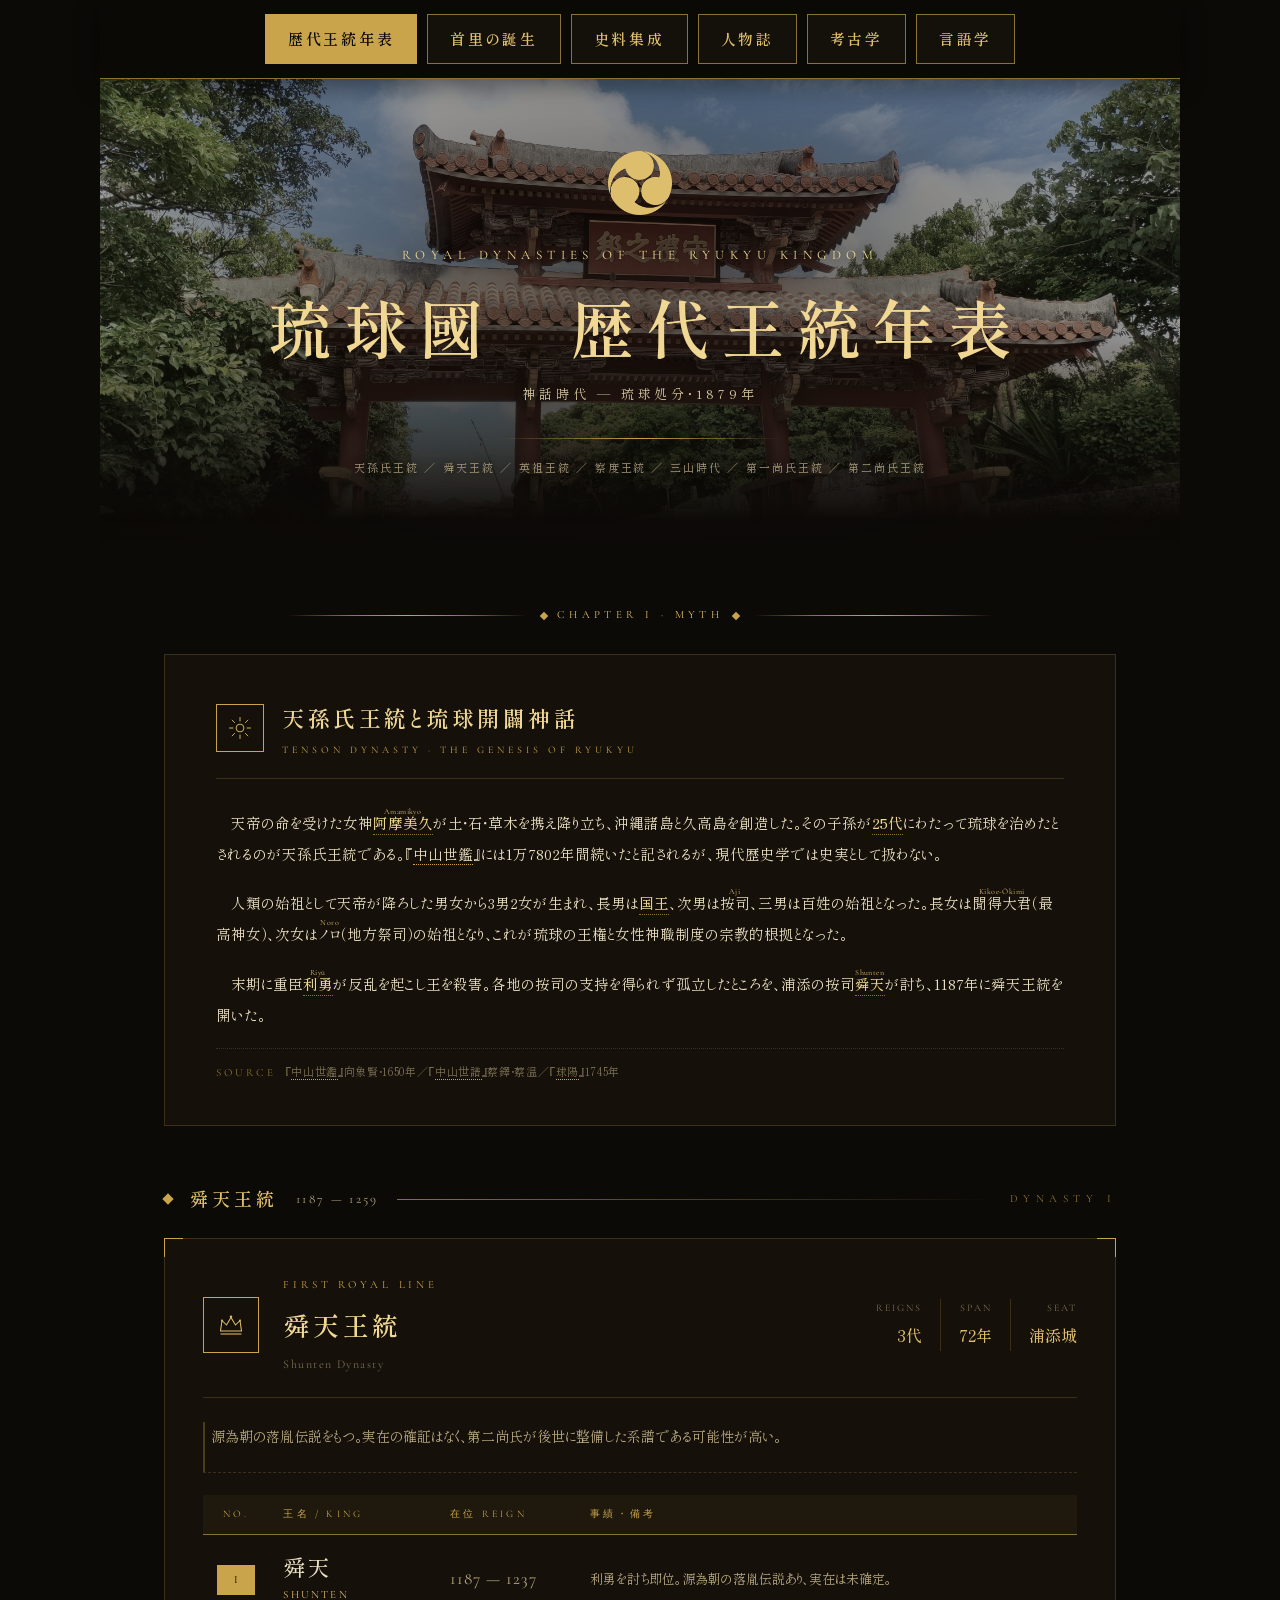
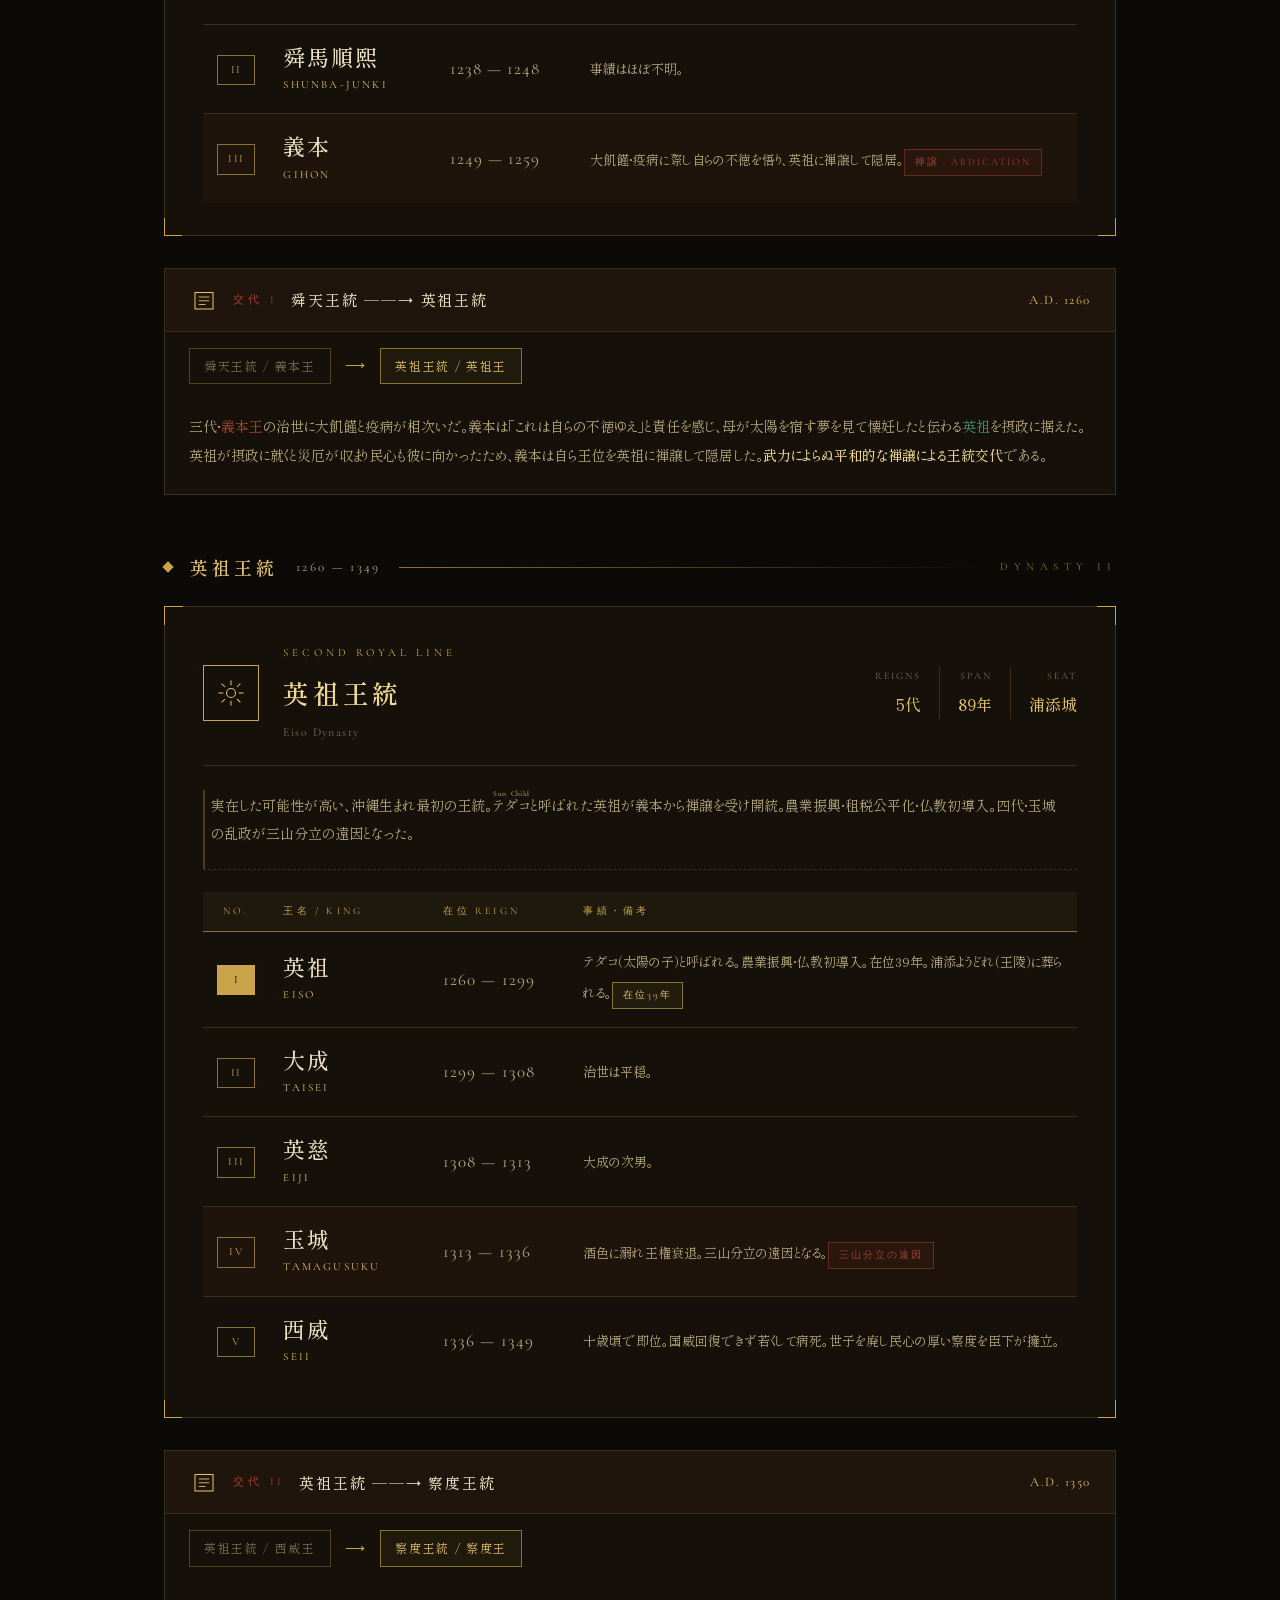
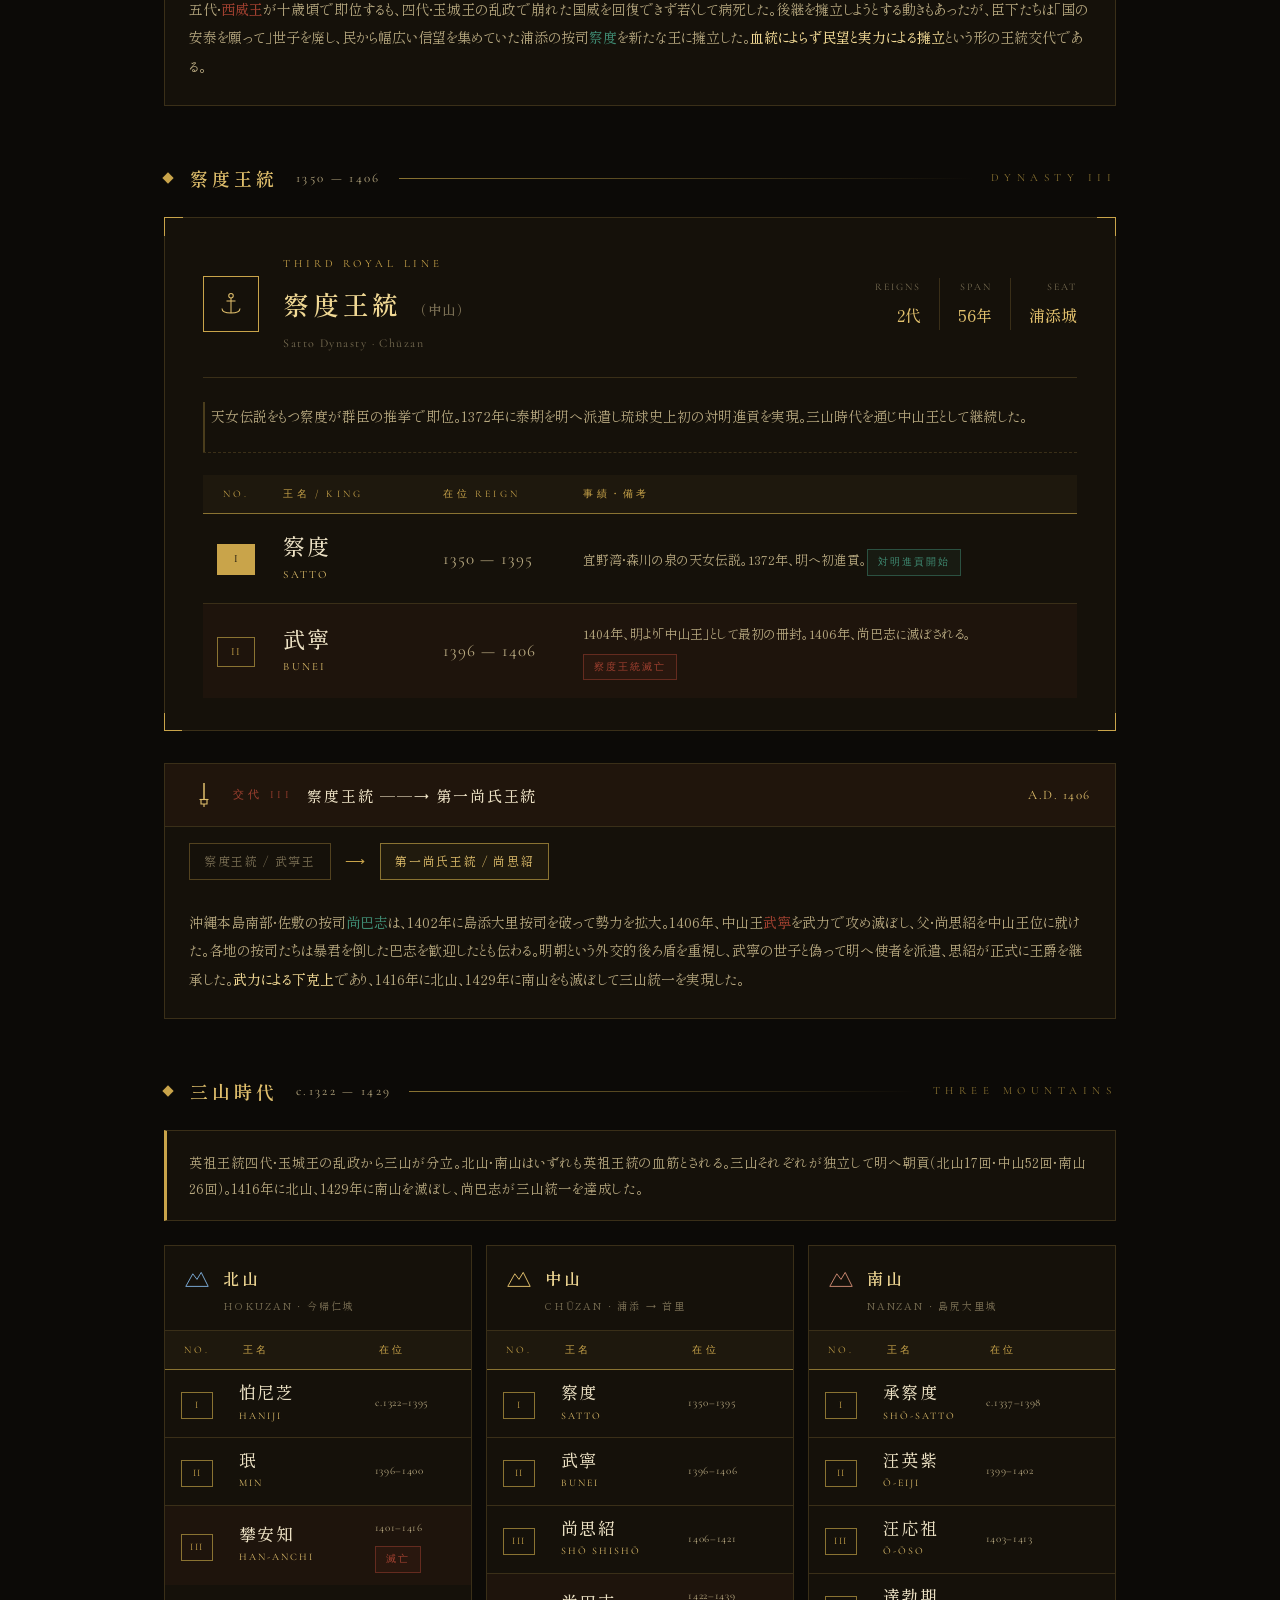
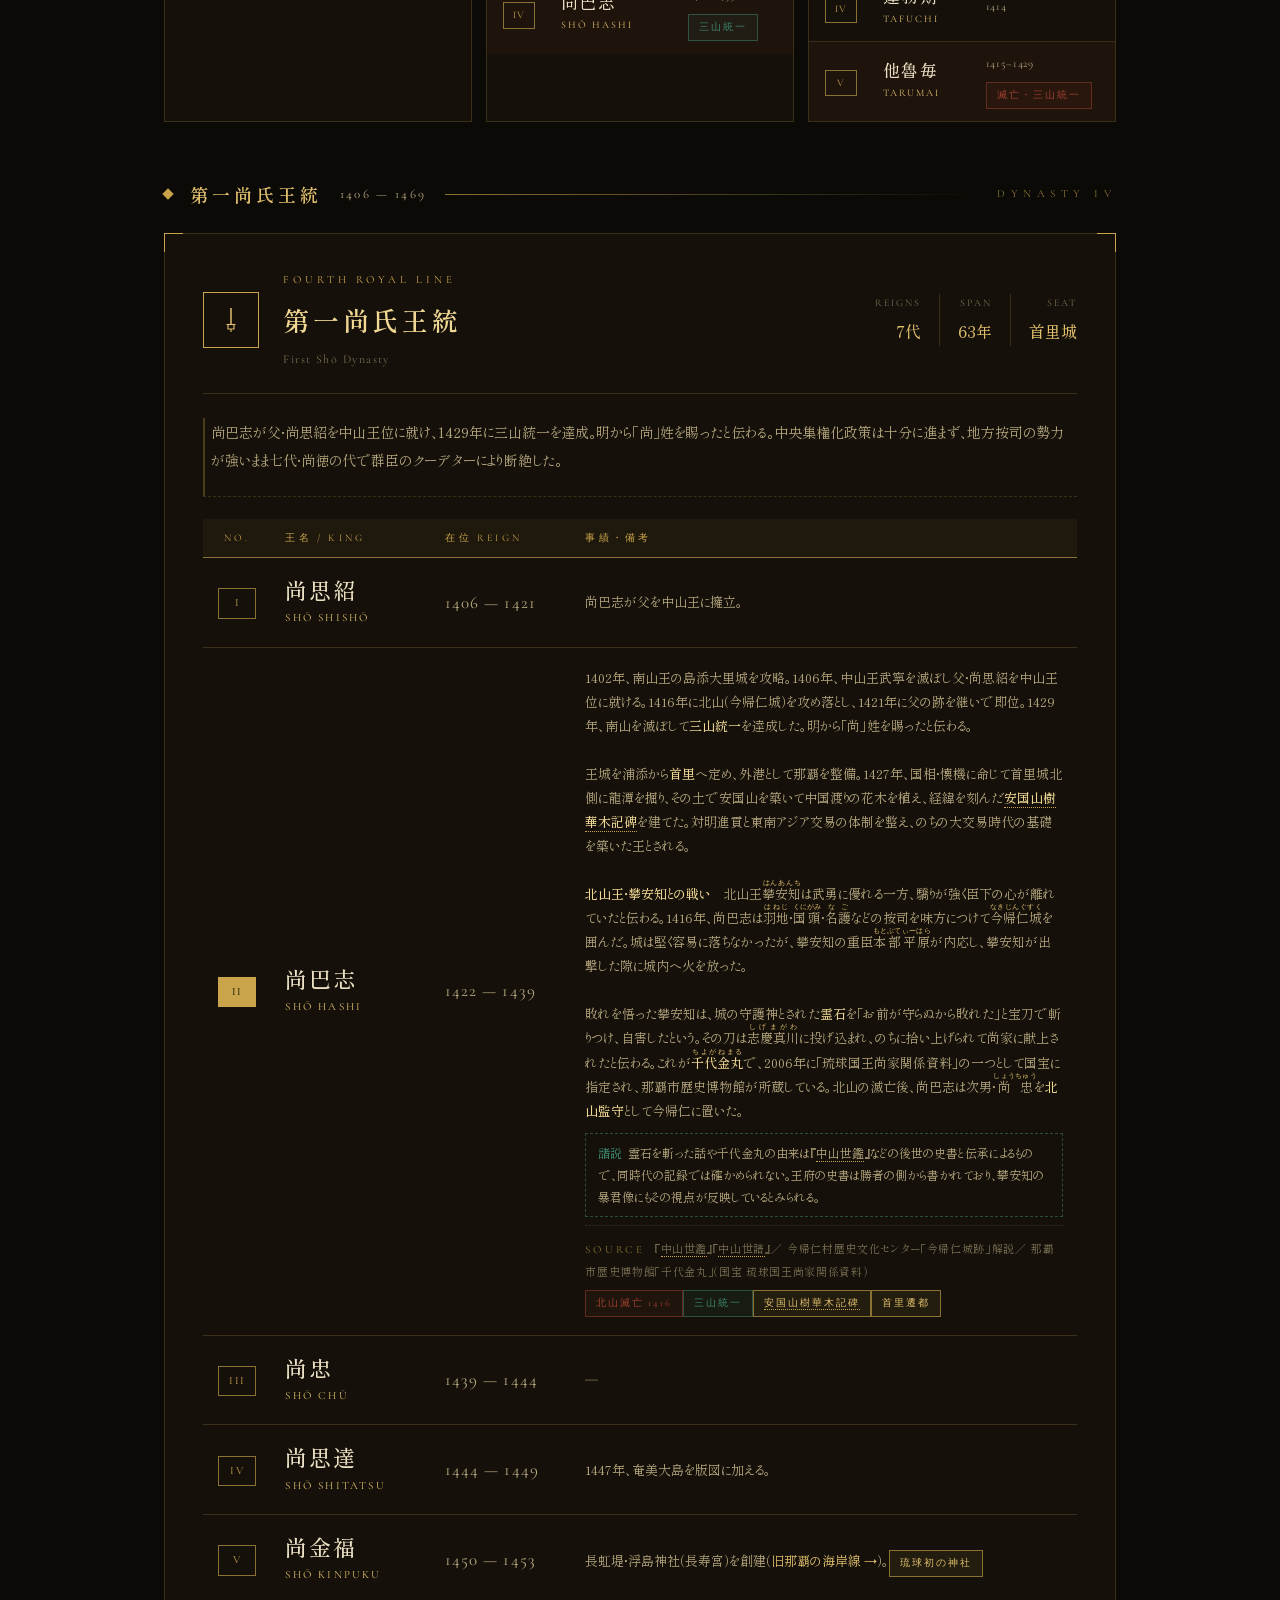
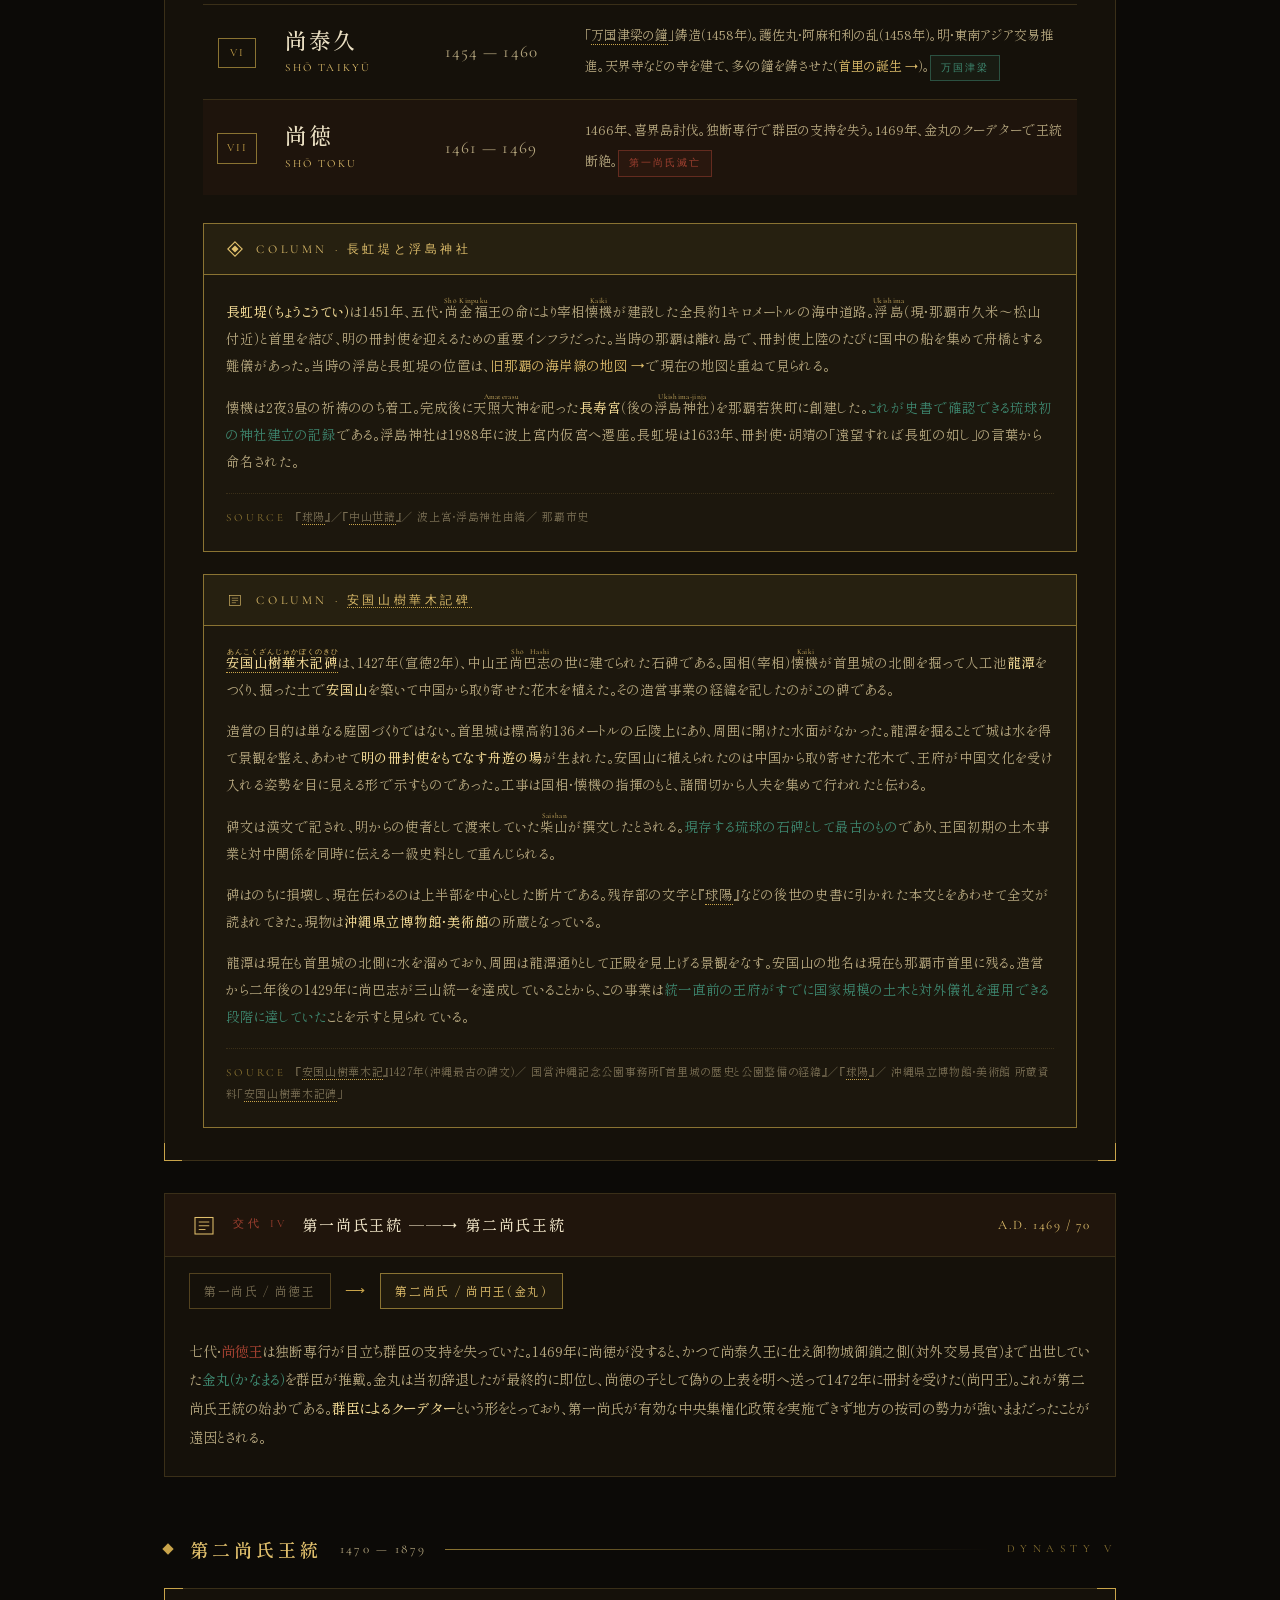
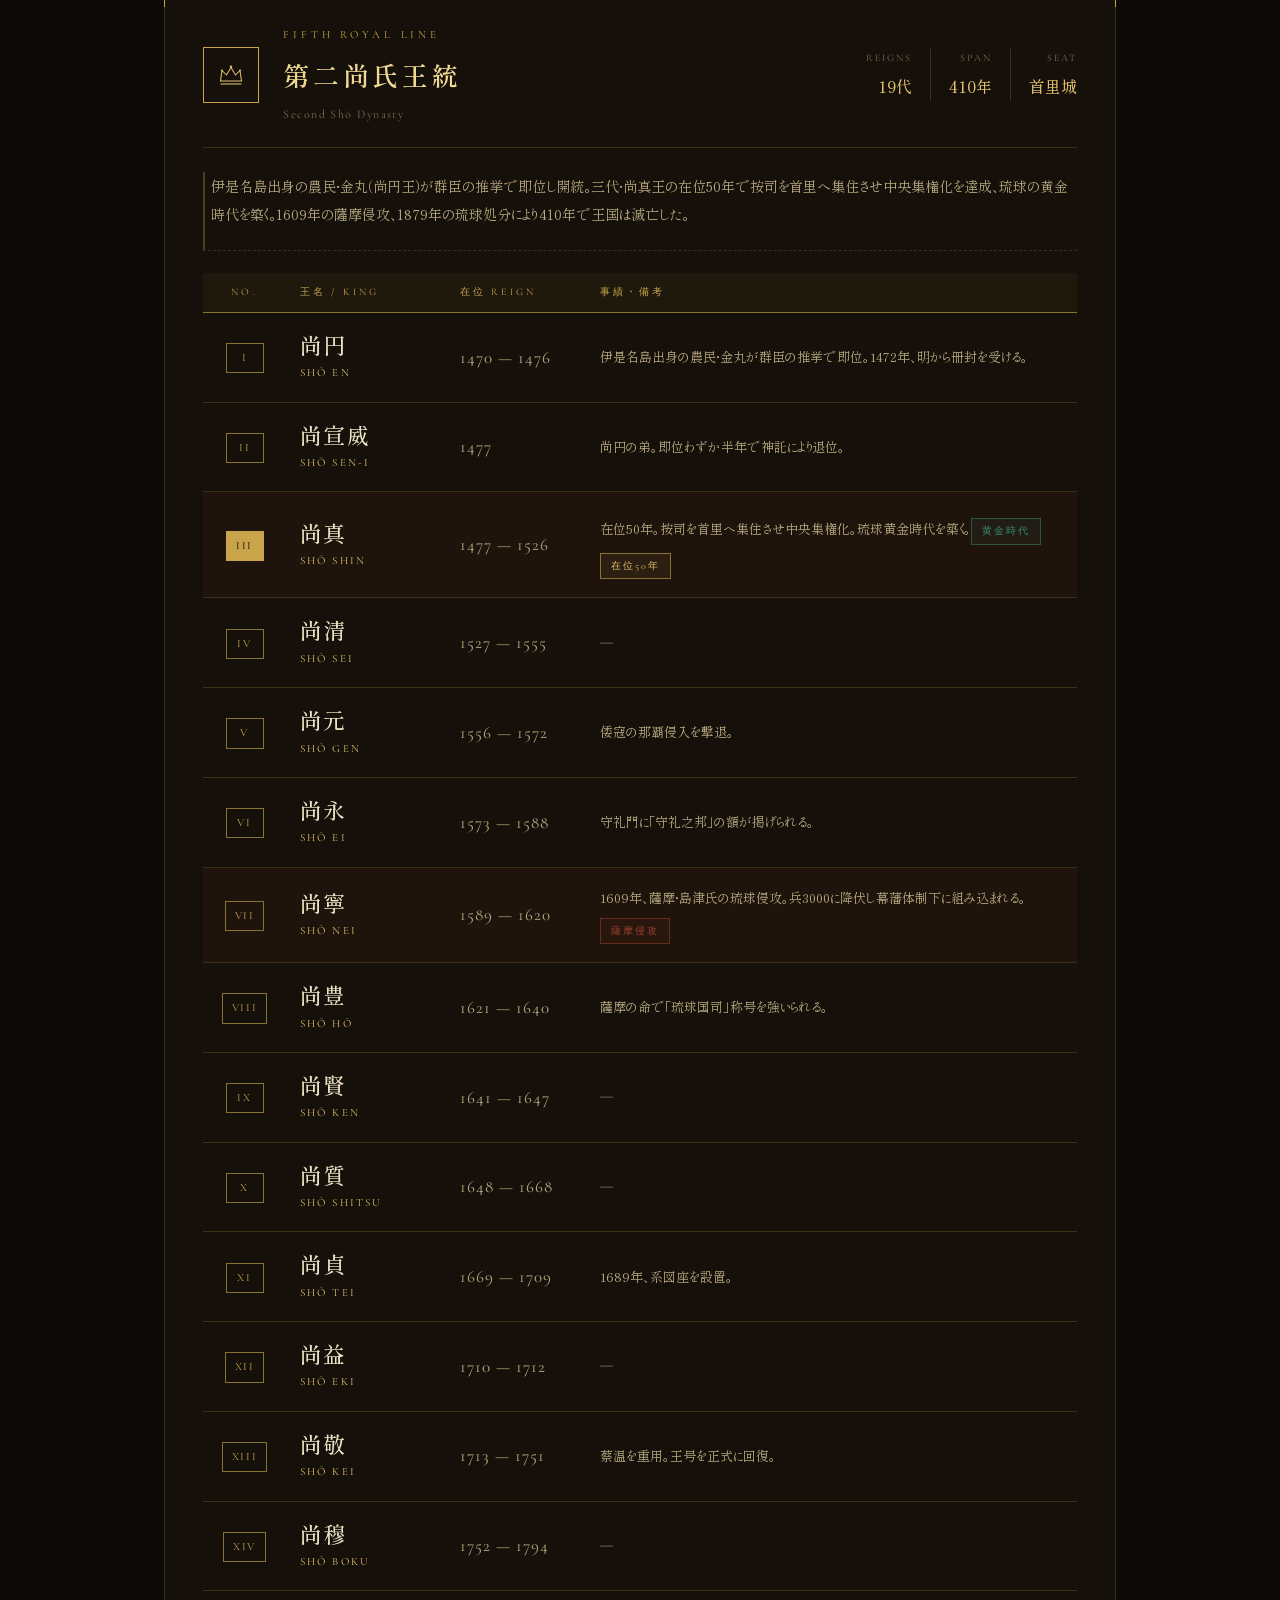
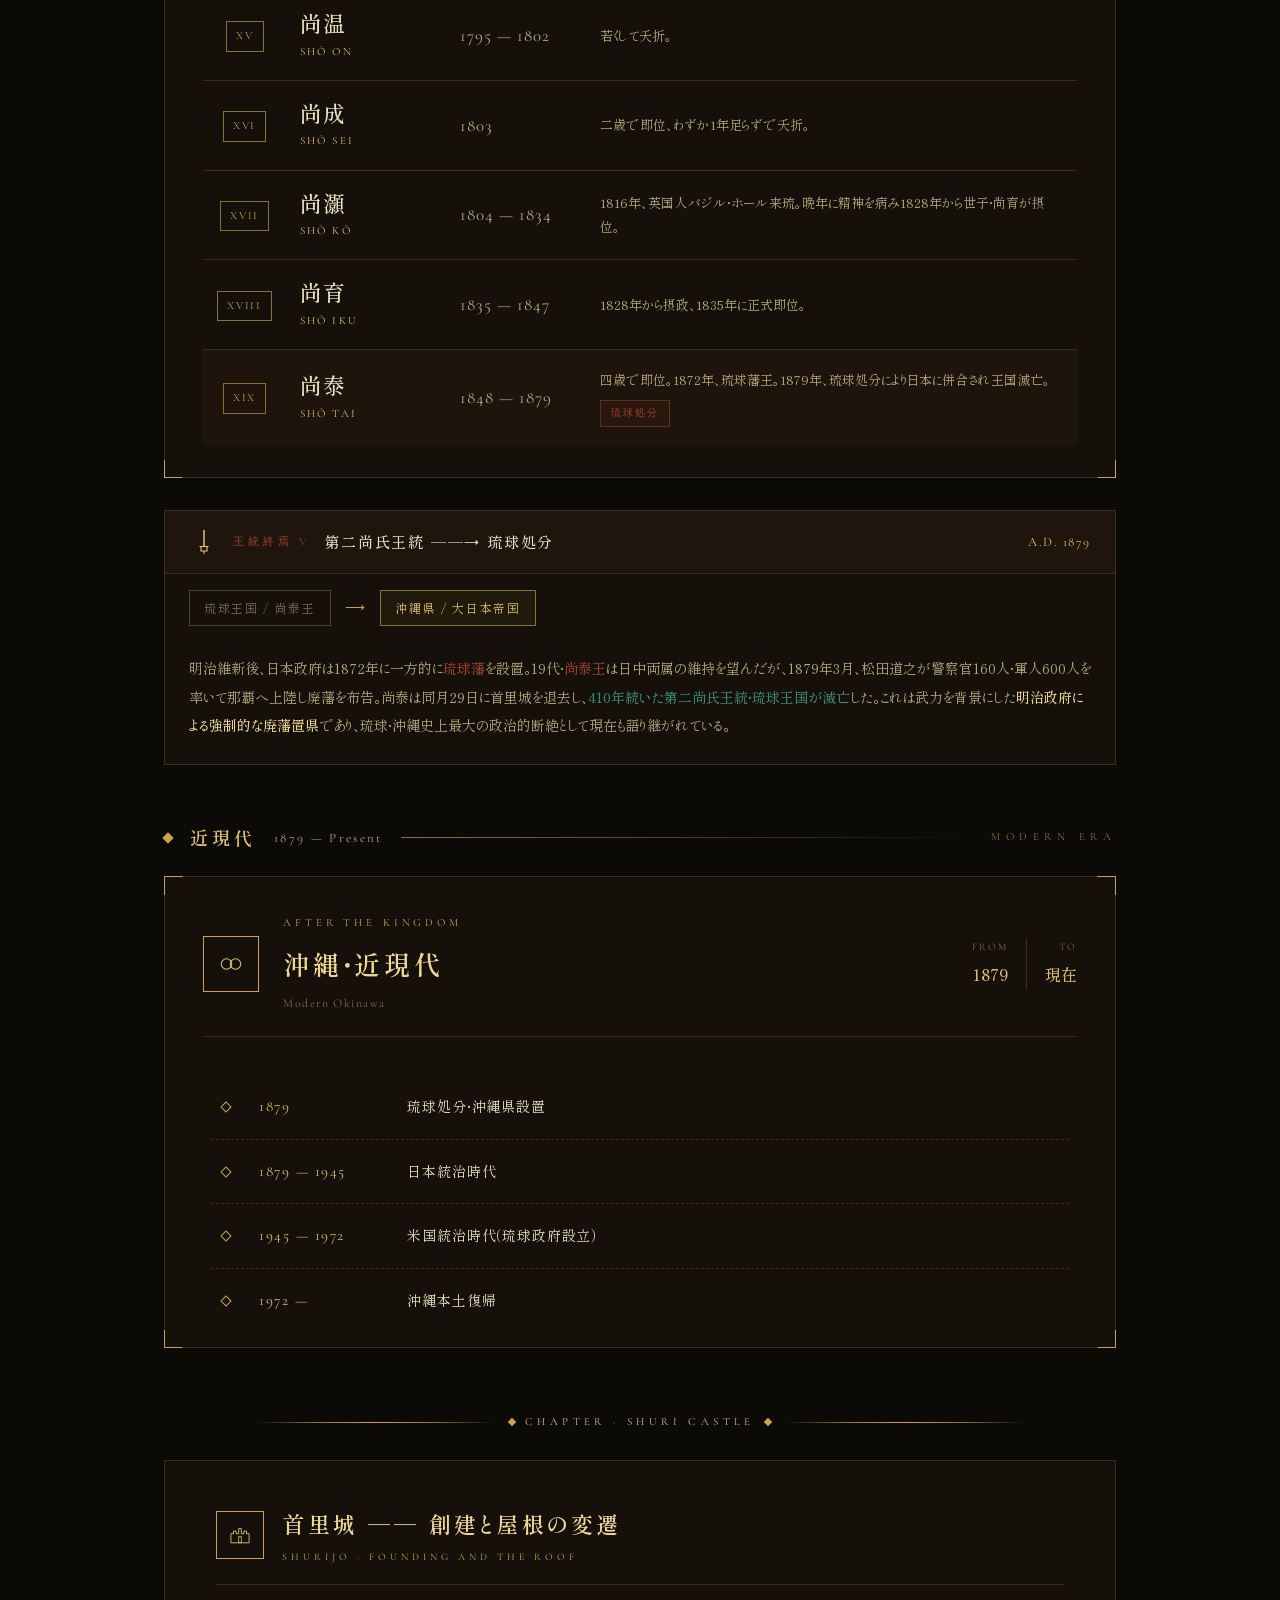
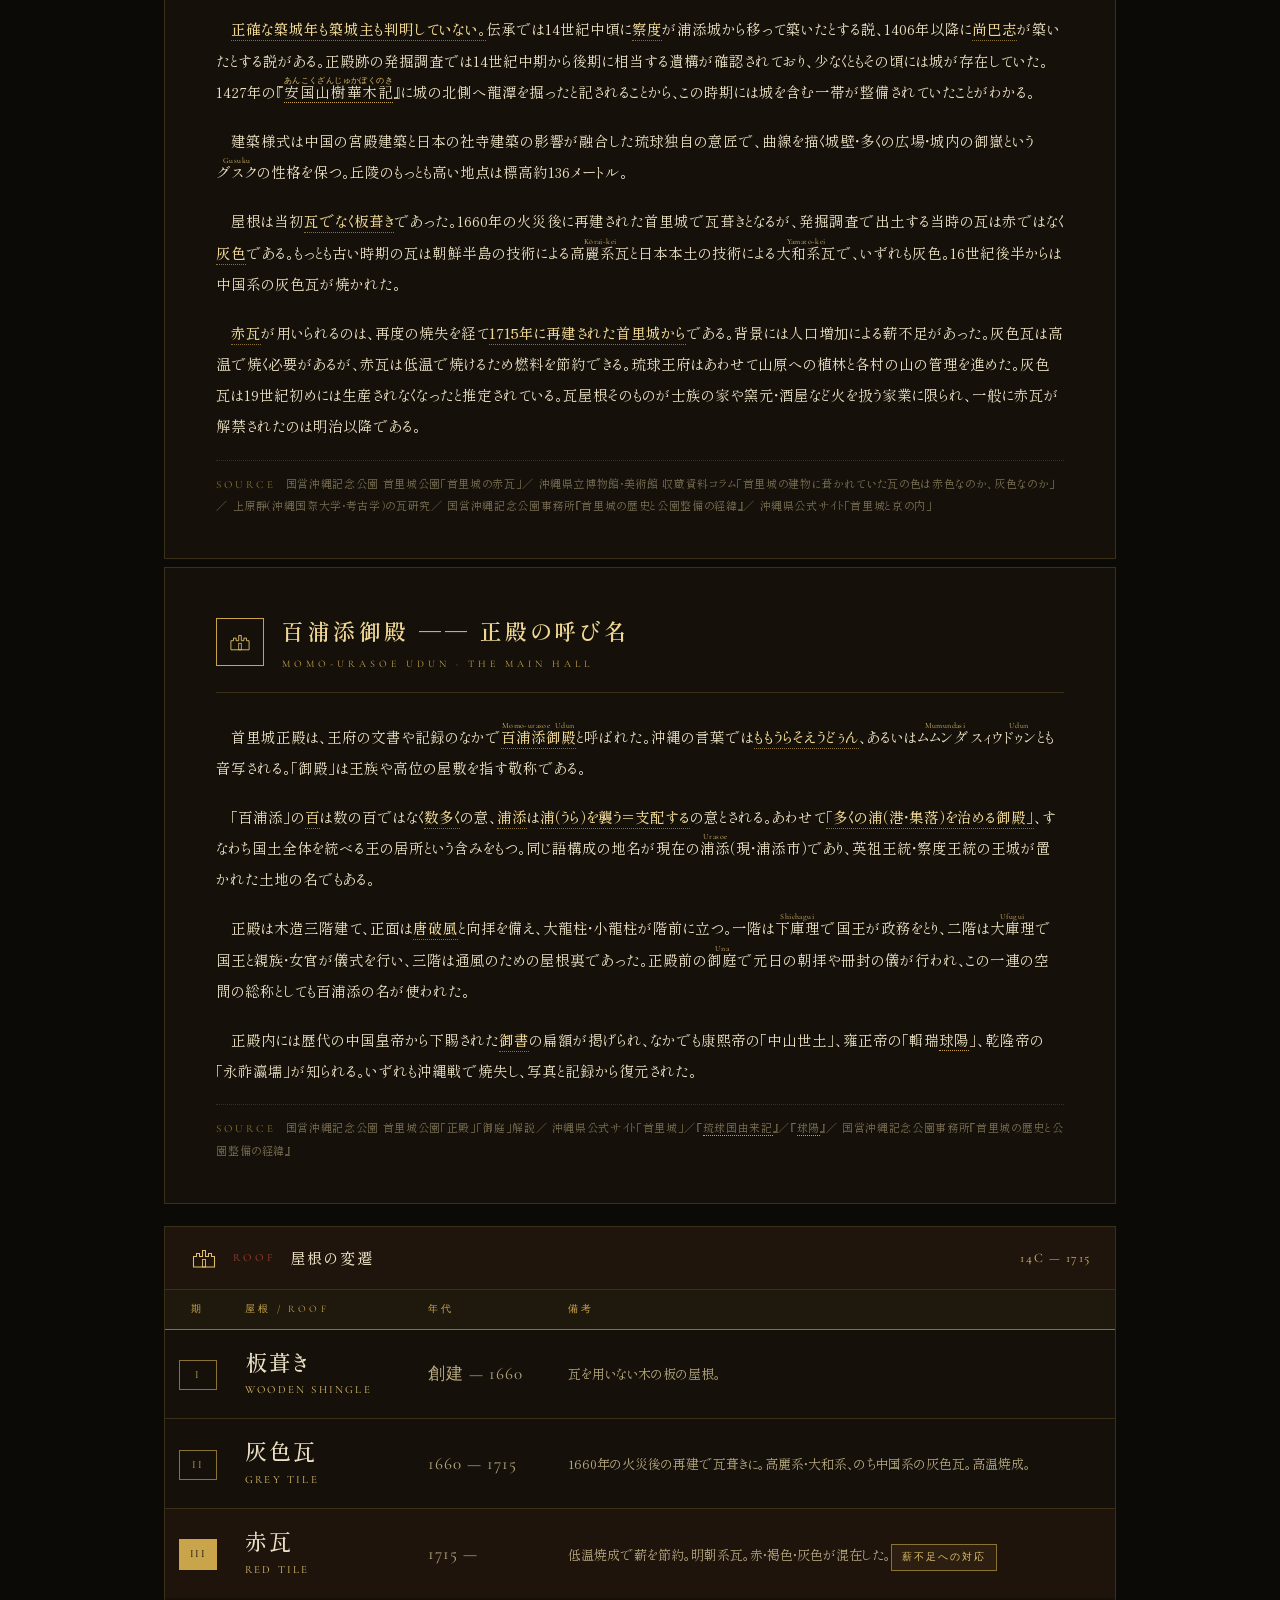
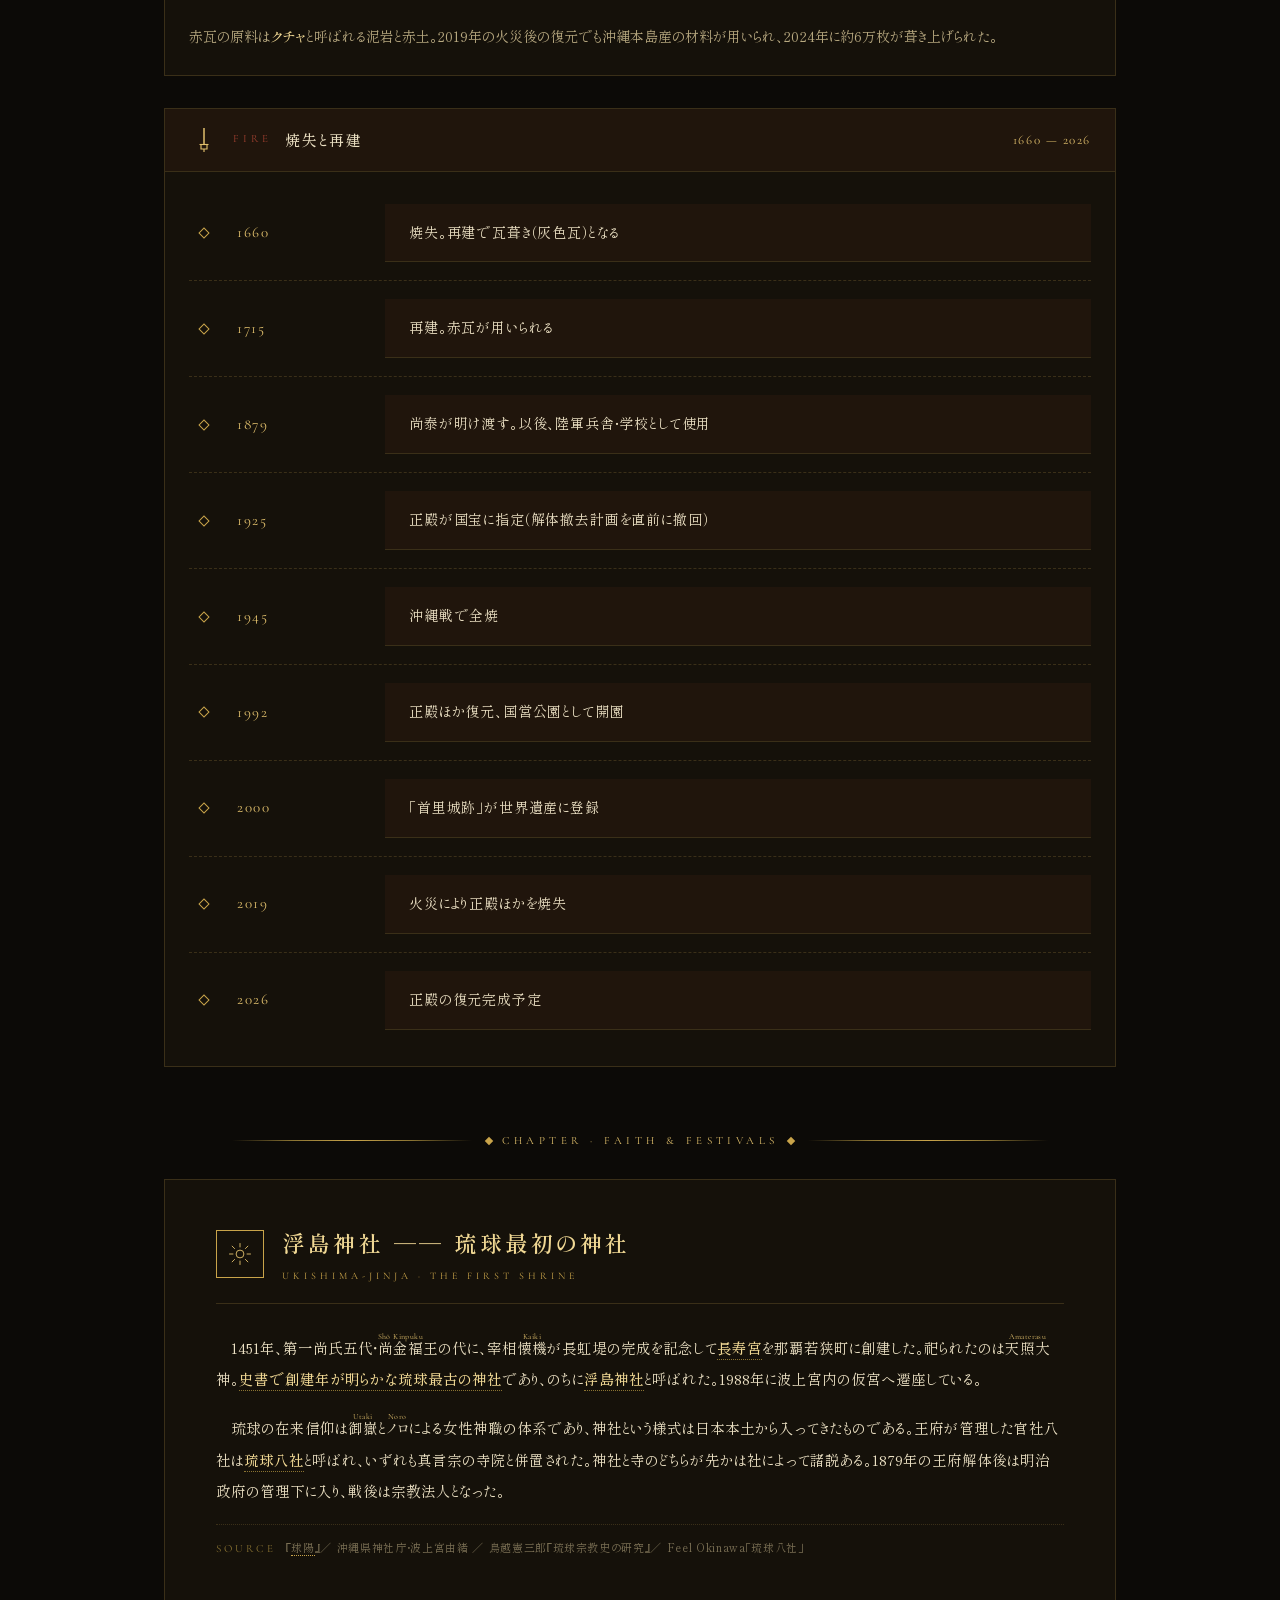
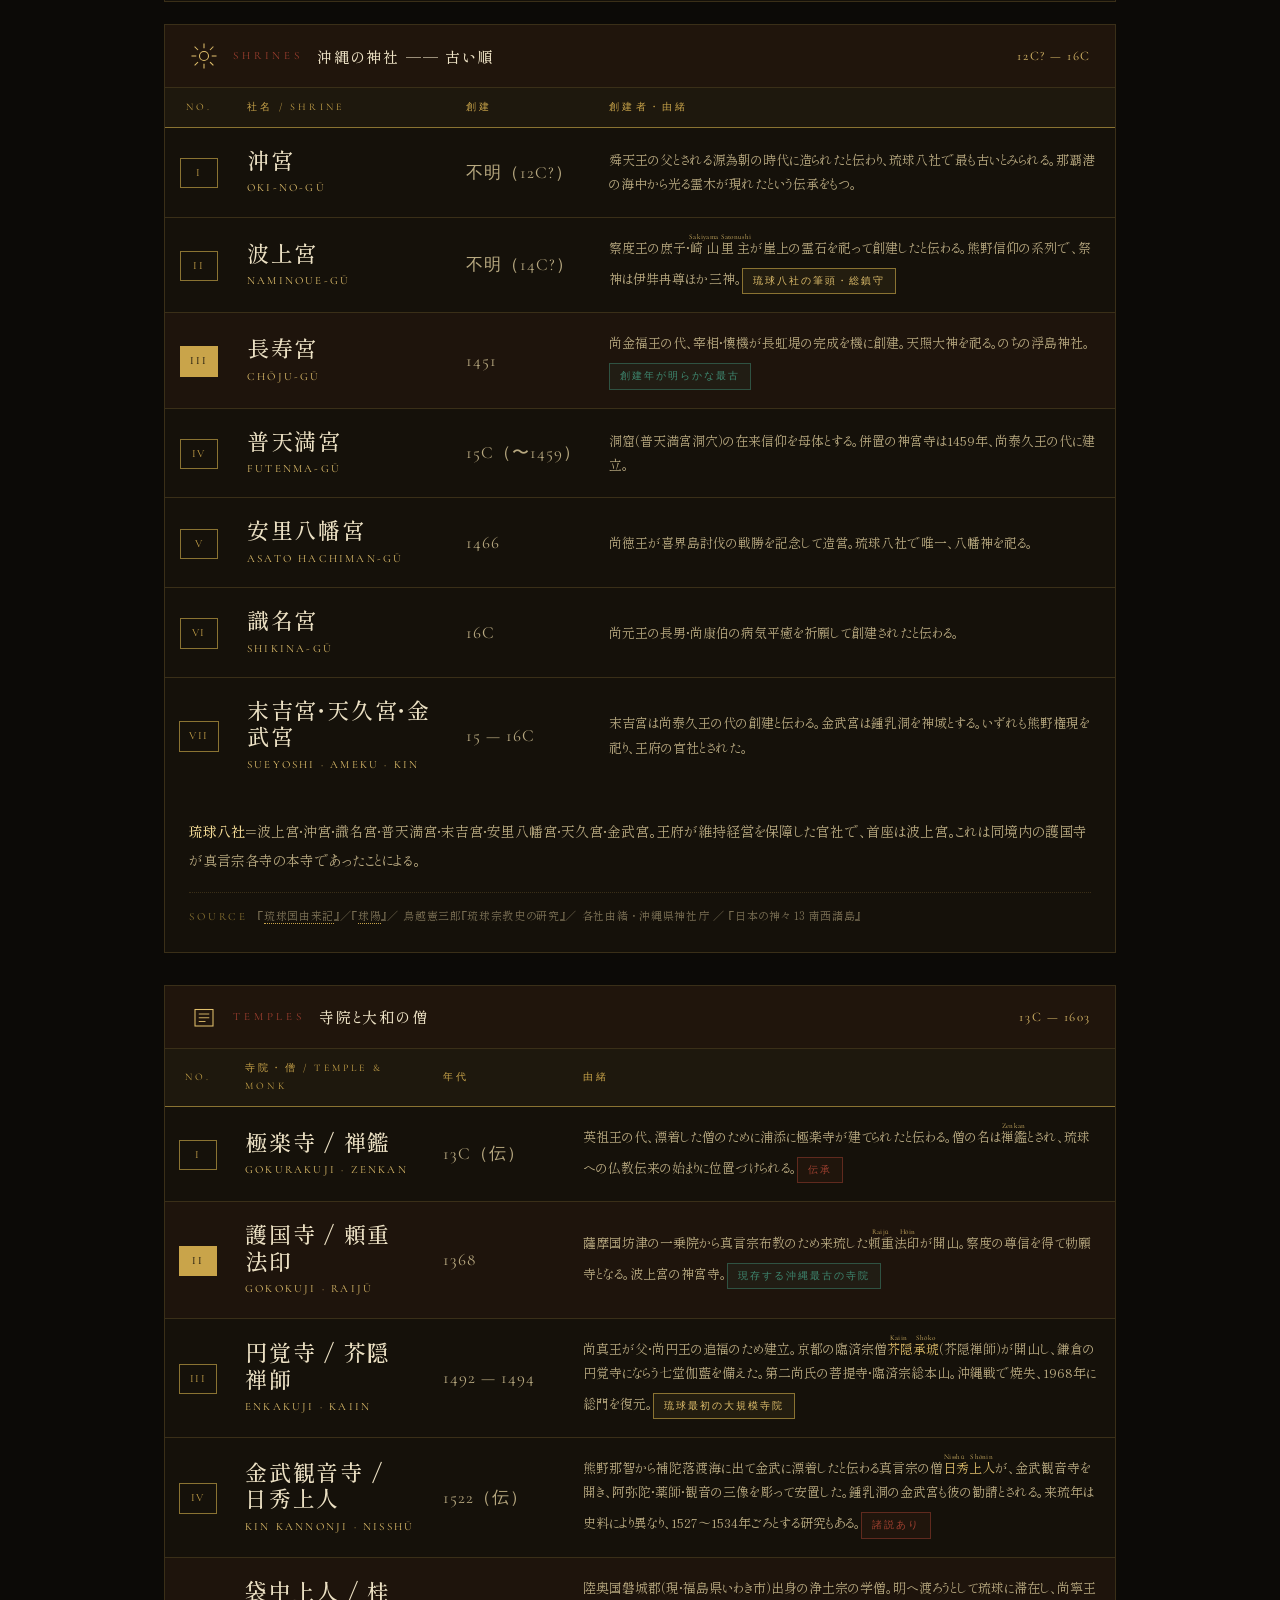
<file: 琉球歴代王統年表.html>
<!DOCTYPE html>
<html lang="ja">
<head>
<meta charset="UTF-8">
<title>琉球王国 歴代王統年表</title>
<meta name="viewport" content="width=device-width,initial-scale=1">
<link rel="preconnect" href="https://fonts.googleapis.com">
<link rel="preconnect" href="https://fonts.gstatic.com" crossorigin>
<link href="https://fonts.googleapis.com/css2?family=Cormorant+Garamond:wght@400;500;600&family=Noto+Serif+JP:wght@300;400;500;600;700;900&family=Shippori+Mincho:wght@400;500;600;700;800&display=swap" rel="stylesheet">
<style>
  *{box-sizing:border-box;margin:0;padding:0}
  :root{
    --bg:#0c0a07;
    --bg-2:#15110a;
    --bg-3:#1d1810;
    --line:#3a2f18;
    --line-2:#52421f;
    --gold:#c9a44a;
    --gold-2:#e0bf6c;
    --gold-3:#f0d894;
    --gold-soft:#8a7332;
    --ink:#ece1c4;
    --ink-2:#b8a980;
    --ink-3:#7a6f54;
    --red:#a04030;
    --teal:#3e8870;
    --serif:'Shippori Mincho','Noto Serif JP',serif;
    --serif-en:'Cormorant Garamond',serif;
  }
  html,body{background:var(--bg);color:var(--ink);font-family:var(--serif);font-feature-settings:"palt";-webkit-font-smoothing:antialiased}
  body{font-size:15px;line-height:1.85}

  /* ============ LAYOUT ============ */
  .page{max-width:1080px;margin:0 auto;background:linear-gradient(180deg,#100c08 0%,#0c0a07 220px);}
  .inner{padding:0 clamp(20px,5vw,64px)}

  /* ============ HEADER ============ */
  .masthead{padding:72px 0 64px;text-align:center;position:relative;overflow:hidden}
  .shuri-photo{position:absolute;inset:0;z-index:0;pointer-events:none;
    -webkit-mask-image:linear-gradient(180deg,#000 0%,#000 55%,transparent 96%);
    mask-image:linear-gradient(180deg,#000 0%,#000 55%,transparent 96%);
  }
  .shuri-photo img{
    position:absolute;inset:0;width:100%;height:100%;object-fit:cover;
    opacity:0;filter:saturate(.7) sepia(.1) brightness(1.15);
    transition:opacity 1.6s ease;
  }
  .shuri-photo img.active{opacity:.68}
  .shuri-scrim{position:absolute;inset:0;z-index:1;pointer-events:none;
    background:radial-gradient(ellipse 70% 80% at 50% 45%, rgba(12,10,7,.55), rgba(12,10,7,.15) 60%, transparent);
  }
  .masthead > *:not(.shuri-photo):not(.shuri-scrim){position:relative;z-index:2}
  .crest{display:flex;justify-content:center;margin-bottom:28px}

  /* ---- header animation ---- */
  @media (prefers-reduced-motion: no-preference){
    .shuri-photo img.active{animation:photo-in 2.4s ease both}
    @keyframes photo-in{from{opacity:0}to{opacity:.68}}
    .crest img.mon{animation:mon-spin 90s linear infinite, rise .9s ease both}
    @keyframes mon-spin{to{rotate:-360deg}}
    .masthead .en{animation:rise .8s ease .15s both}
    .masthead h1{animation:rise .9s ease .3s both}
    .masthead .subtitle{animation:rise .9s ease .5s both}
    .masthead .rule{animation:rule-grow 1.2s ease .7s both}
    .masthead .meta{animation:rise .9s ease .9s both}
    @keyframes rise{from{opacity:0;transform:translateY(14px)}to{opacity:1;transform:translateY(0)}}
    @keyframes rule-grow{from{transform:scaleX(0);opacity:0}to{transform:scaleX(1);opacity:1}}
  }
  .crest svg{width:64px;height:64px;display:block}
  .crest img.mon{width:64px;height:64px;display:block;filter:invert(76%) sepia(40%) saturate(440%) hue-rotate(5deg) brightness(95%) contrast(88%);opacity:.95}
  .footer .crest-sm img.mon{width:36px;height:36px;display:block;filter:invert(76%) sepia(40%) saturate(440%) hue-rotate(5deg) brightness(95%) contrast(88%);opacity:.75}
  .masthead .en{font-family:var(--serif-en);font-size:13px;letter-spacing:.42em;color:var(--gold-3);text-transform:uppercase;margin-bottom:18px;text-shadow:0 1px 10px rgba(12,10,7,.9)}
  .masthead h1{font-family:var(--serif);font-weight:600;font-size:clamp(42px,6.2vw,64px);color:var(--gold-3);letter-spacing:.18em;line-height:1.3;text-indent:.18em}
  .masthead .subtitle{margin-top:14px;font-size:13px;letter-spacing:.3em;color:#d6c8a0;text-shadow:0 1px 10px rgba(12,10,7,.9)}
  .masthead .rule{width:280px;height:1px;background:linear-gradient(90deg,transparent,var(--gold),transparent);margin:32px auto 0}
  .masthead .meta{margin-top:18px;font-size:11px;letter-spacing:.18em;color:#a9997a;text-shadow:0 1px 10px rgba(12,10,7,.9)}

  /* ============ ORNAMENTAL DIVIDERS ============ */
  .ornament{display:flex;align-items:center;justify-content:center;gap:14px;margin:64px 0 28px}
  .ornament .line{flex:1;max-width:240px;height:1px;background:linear-gradient(90deg,transparent,var(--gold-soft),var(--gold),var(--gold-soft),transparent)}
  .ornament .mark{display:flex;align-items:center;gap:10px;color:var(--gold-2);font-size:11px;letter-spacing:.4em;text-transform:uppercase;font-family:var(--serif-en)}
  .ornament .diamond{width:6px;height:6px;background:var(--gold);transform:rotate(45deg)}

  /* ============ ERA BANNER ============ */
  .era{margin:56px 0 22px;display:flex;align-items:center;gap:18px}
  .era .nub{width:8px;height:8px;background:var(--gold);transform:rotate(45deg);flex-shrink:0}
  .era .name{font-size:18px;font-weight:600;color:var(--gold-2);letter-spacing:.22em;white-space:nowrap}
  .era .years{font-family:var(--serif-en);font-size:13px;color:var(--ink-2);letter-spacing:.18em;white-space:nowrap}
  .era .line{flex:1;height:1px;background:linear-gradient(90deg,var(--gold-soft),transparent)}
  .era .roman{font-family:var(--serif-en);font-size:11px;letter-spacing:.5em;color:var(--gold-soft);text-transform:uppercase;white-space:nowrap}

  /* ============ DYNASTY CARD ============ */
  .dynasty{margin-bottom:8px;border:1px solid var(--line);background:var(--bg-2);padding:36px clamp(20px,3vw,42px) 32px;position:relative}
  .dynasty::before,.dynasty::after{content:"";position:absolute;width:18px;height:18px;border:1px solid var(--gold);pointer-events:none}
  .dynasty::before{top:-1px;left:-1px;border-right:none;border-bottom:none}
  .dynasty::after{top:-1px;right:-1px;border-left:none;border-bottom:none}
  .dynasty .br-bl,.dynasty .br-br{position:absolute;width:18px;height:18px;border:1px solid var(--gold);pointer-events:none}
  .dynasty .br-bl{bottom:-1px;left:-1px;border-right:none;border-top:none}
  .dynasty .br-br{bottom:-1px;right:-1px;border-left:none;border-top:none}

  .dn-head{display:grid;grid-template-columns:auto 1fr auto;gap:24px;align-items:center;margin-bottom:24px;padding-bottom:22px;border-bottom:1px solid var(--line)}
  .dn-icon{width:56px;height:56px;border:1px solid var(--gold);display:flex;align-items:center;justify-content:center;color:var(--gold-2)}
  .dn-icon svg{width:30px;height:30px}
  .dn-titles .num{font-family:var(--serif-en);font-size:11px;letter-spacing:.35em;color:var(--gold);text-transform:uppercase;margin-bottom:6px}
  .dn-titles h2{font-size:26px;font-weight:600;color:var(--gold-3);letter-spacing:.14em}
  .dn-titles .sub{font-size:12px;color:var(--ink-3);letter-spacing:.12em;margin-top:4px;font-family:var(--serif-en)}
  .dn-stats{display:flex;gap:18px;text-align:right}
  .dn-stats .item{padding-left:18px;border-left:1px solid var(--line)}
  .dn-stats .item:first-child{border-left:none;padding-left:0}
  .dn-stats .k{font-size:10px;letter-spacing:.2em;color:var(--ink-3);text-transform:uppercase;font-family:var(--serif-en);margin-bottom:4px}
  .dn-stats .v{font-size:16px;color:var(--gold-2);font-weight:500}

  .dn-desc{font-size:14px;color:var(--ink-2);line-height:2;padding:0 8px 22px;margin-bottom:22px;border-bottom:1px dashed var(--line);position:relative}
  .dn-desc::before{content:"";position:absolute;left:0;top:0;width:2px;height:100%;background:var(--gold-soft);opacity:.45}

  /* ============ KING TABLE ============ */
  .ktbl{width:100%;border-collapse:collapse}
  .ktbl thead th{
    padding:10px 14px;
    font-size:10px;font-weight:400;letter-spacing:.32em;
    color:var(--gold);text-align:left;text-transform:uppercase;
    font-family:var(--serif-en);
    border-bottom:1px solid var(--gold-soft);
    background:rgba(201,164,74,.05);
  }
  .ktbl thead th.center{text-align:center}
  .ktbl tbody tr{border-bottom:1px solid var(--line)}
  .ktbl tbody tr:last-child{border-bottom:none}
  .ktbl tbody tr:hover{background:rgba(201,164,74,.04)}
  .ktbl tbody td{padding:18px 14px;vertical-align:middle}
  .ktbl .num-cell{text-align:center;width:64px}
  .ktbl .num-cell .seq{display:inline-block;font-family:var(--serif-en);font-size:11px;letter-spacing:.15em;color:var(--gold);padding:4px 9px;border:1px solid var(--gold-soft);min-width:38px}
  .ktbl .num-cell .seq.highlight{background:var(--gold);color:var(--bg);border-color:var(--gold)}
  .ktbl .name-cell{min-width:160px}
  .ktbl .name-cell .name{font-size:22px;font-weight:500;color:var(--ink);letter-spacing:.08em;line-height:1.2}
  .ktbl .name-cell .read{font-size:11px;color:var(--gold-2);letter-spacing:.2em;margin-top:6px;font-family:var(--serif-en)}
  .ktbl .yr-cell{width:140px;font-family:var(--serif-en);font-size:17px;color:var(--ink-2);letter-spacing:.06em;white-space:nowrap}
  .ktbl .note-cell{font-size:13px;color:var(--ink-2);line-height:1.85}
  .ktbl tbody tr.event td{background:rgba(160,64,48,.06)}
  .ktbl .ev-tag{display:inline-block;margin-top:8px;padding:3px 10px;font-size:10px;letter-spacing:.2em;color:var(--red);border:1px solid rgba(160,64,48,.5);background:rgba(160,64,48,.08);font-family:var(--serif-en);text-transform:uppercase}
  .ktbl .ev-tag.teal{color:var(--teal);border-color:rgba(62,136,112,.5);background:rgba(62,136,112,.08)}
  .ktbl .ev-tag.gold{color:var(--gold-2);border-color:var(--gold-soft);background:rgba(201,164,74,.08)}

  /* compact mode (sanzan) */
  .ktbl.compact tbody td{padding:12px 10px}
  .ktbl.compact .name-cell{min-width:0}
  .ktbl.compact .name-cell .name{font-size:17px}
  .ktbl.compact .name-cell .read{font-size:10px;margin-top:4px}
  .ktbl.compact .yr-cell{width:auto;font-size:11px;white-space:normal}
  .ktbl.compact .num-cell .seq{font-size:10px;padding:3px 7px;min-width:32px}

  /* ============ MYTH SECTION ============ */
  .myth{margin:0 0 8px;border:1px solid var(--line);background:var(--bg-2);padding:42px clamp(24px,4vw,52px)}
  .myth .head{display:flex;align-items:center;gap:18px;margin-bottom:28px;padding-bottom:18px;border-bottom:1px solid var(--line)}
  .myth .head .icon{width:48px;height:48px;border:1px solid var(--gold);display:flex;align-items:center;justify-content:center;color:var(--gold-2)}
  .myth .head .icon svg{width:26px;height:26px}
  .myth .head h2{font-size:22px;font-weight:600;color:var(--gold-3);letter-spacing:.16em}
  .myth .head .en{font-family:var(--serif-en);font-size:10px;letter-spacing:.4em;color:var(--gold);text-transform:uppercase;margin-top:4px}
  .myth p{font-size:14.5px;color:var(--ink);line-height:2.15;margin-bottom:18px;text-indent:1em}
  .myth p:last-child{margin-bottom:0}
  .myth .kw{color:var(--gold-3);font-weight:500;border-bottom:1px dotted var(--gold-soft);padding-bottom:1px}
  .myth ruby rt{color:var(--gold-2);font-size:.55em;letter-spacing:.05em}

  /* ============ TRANSITION BANNER ============ */
  .transition{margin:32px 0;border:1px solid var(--line);background:var(--bg-2);position:relative}
  .transition .lbl{display:flex;align-items:center;gap:14px;padding:16px 24px;background:rgba(160,64,48,.08);border-bottom:1px solid var(--line)}
  .transition .lbl .ico{width:30px;height:30px;color:var(--gold-2)}
  .transition .lbl .ico svg{width:100%;height:100%}
  .transition .lbl .num{font-family:var(--serif-en);font-size:11px;letter-spacing:.35em;color:var(--red);text-transform:uppercase}
  .transition .lbl .ttl{font-size:15px;color:var(--ink);letter-spacing:.12em;font-weight:500;flex:1}
  .transition .lbl .yr{font-family:var(--serif-en);font-size:13px;color:var(--gold-2);letter-spacing:.12em}
  .transition .body{padding:24px;font-size:14px;color:var(--ink-2);line-height:2.05}
  .transition .body .red{color:var(--red);font-weight:500}
  .transition .body .teal{color:var(--teal);font-weight:500}
  .transition .body .gold{color:var(--gold-3);font-weight:500}
  .transition .flow{display:flex;align-items:center;gap:14px;padding:16px 24px 4px;flex-wrap:wrap}
  .transition .flow .pill{padding:6px 14px;border:1px solid var(--line-2);color:var(--ink-2);font-size:12px;letter-spacing:.14em}
  .transition .flow .pill.from{color:var(--ink-3)}
  .transition .flow .pill.to{color:var(--gold-2);border-color:var(--gold-soft);background:rgba(201,164,74,.06)}
  .transition .flow .arrow{color:var(--gold);font-family:var(--serif-en);font-size:14px;letter-spacing:.1em}

  /* ============ SANZAN (Three Mountains) ============ */
  .sanzan-note{font-size:13.5px;color:var(--ink-2);background:var(--bg-2);border:1px solid var(--line);border-left:3px solid var(--gold);padding:18px 22px;margin-bottom:24px;line-height:1.95}
  .sanzan-grid{display:grid;grid-template-columns:repeat(3,minmax(0,1fr));gap:14px;margin-bottom:8px}
  @media(max-width:780px){.sanzan-grid{grid-template-columns:1fr}}
  .sblock{border:1px solid var(--line);background:var(--bg-2)}
  .sblock .sh{padding:18px 18px 14px;border-bottom:1px solid var(--line);display:flex;align-items:flex-start;gap:12px}
  .sblock .sh .si{width:28px;height:28px;flex-shrink:0;color:var(--gold-2)}
  .sblock .sh .si svg{width:100%;height:100%}
  .sblock .sh .nm{font-size:16px;color:var(--gold-3);letter-spacing:.16em;font-weight:600}
  .sblock .sh .lc{font-size:10px;letter-spacing:.18em;color:var(--ink-3);margin-top:4px}
  .sblock.hokuz .si{color:#7aa9d4}
  .sblock.chuz  .si{color:var(--gold-2)}
  .sblock.nanz  .si{color:#c98870}

  /* ============ MODERN LIST ============ */
  .modern{padding:14px 8px 0}
  .modern .item{display:grid;grid-template-columns:30px 130px 1fr;gap:18px;align-items:center;padding:18px 0;border-bottom:1px dashed var(--line)}
  .modern .item:last-child{border-bottom:none}
  .modern .dot{width:8px;height:8px;border:1px solid var(--gold);transform:rotate(45deg);margin:0 auto}
  .modern .yr{font-family:var(--serif-en);font-size:15px;color:var(--gold-2);letter-spacing:.1em}
  .modern .lbl{font-size:14px;color:var(--ink);letter-spacing:.06em}

  /* ============ FOOTER ============ */
  .footer{margin:80px 0 0;padding:36px 0 48px;border-top:1px solid var(--line);text-align:center}
  .footer .crest-sm{display:flex;justify-content:center;margin-bottom:18px}
  .footer .crest-sm svg{width:36px;height:36px;opacity:.75}
  .footer .src{font-size:11px;letter-spacing:.18em;color:var(--ink-3);line-height:2}
  .footer .src strong{color:var(--gold-2);font-weight:500}
  .footer .note{font-size:10px;color:var(--ink-3);margin-top:14px;letter-spacing:.12em}

  /* ============ SOURCE NOTE ============ */
  .src-note{margin-top:18px;padding-top:12px;border-top:1px dotted var(--line);font-size:11px;letter-spacing:.06em;color:var(--ink-3);line-height:1.95}
  .src-note b{display:inline-block;color:var(--gold-soft);font-weight:400;letter-spacing:.28em;font-family:var(--serif-en);text-transform:uppercase;margin-right:10px}

  /* ============ UTILITIES ============ */
  ruby rt{color:var(--gold-2);font-size:.55em;letter-spacing:.04em;font-family:var(--serif-en);font-weight:400}
  .ev-row{position:relative}

  /* badge bar (compact summary above table) */
  .badges{display:flex;flex-wrap:wrap;gap:6px;margin-bottom:24px;padding:14px 16px;border:1px dashed var(--line);background:rgba(201,164,74,.03)}
  .badge{padding:6px 11px;border:1px solid var(--line-2);font-size:11px;color:var(--ink-2);letter-spacing:.1em;display:inline-flex;align-items:center;gap:6px}
  .badge .b-n{font-family:var(--serif-en);font-size:9px;color:var(--gold);letter-spacing:.15em}
  .badge.hl{border-color:var(--gold);color:var(--gold-3);background:rgba(201,164,74,.08)}

  /* small chip for residence */
  .residence{display:inline-flex;align-items:center;gap:6px;font-size:11px;color:var(--gold-2);letter-spacing:.16em;padding:5px 10px;border:1px solid var(--gold-soft);background:rgba(201,164,74,.05)}
  .residence svg{width:12px;height:12px}

  @media(max-width:680px){
    .dn-head{grid-template-columns:1fr;text-align:left;gap:14px}
    .dn-stats{justify-content:flex-start}
    .ktbl thead{display:none}
    .ktbl tbody td{display:block;padding:6px 12px;border:none}
    .ktbl tbody tr{padding:14px 4px;display:block}
    .ktbl .num-cell{text-align:left;width:auto}
    .ktbl .name-cell .name{font-size:20px}
    .ktbl .yr-cell{font-size:12px}
    .masthead h1{font-size:30px}
  }
a{color:var(--gold-2);text-decoration:none}a:hover{color:var(--gold-3)}
.sitenav{position:sticky;top:0;z-index:30;display:flex;justify-content:center;gap:4px;background:rgba(12,10,7,.92);backdrop-filter:blur(6px);-webkit-backdrop-filter:blur(6px);border-bottom:1px solid var(--line)}
.sitenav a{padding:14px 22px;font-size:13px;letter-spacing:.2em;color:var(--ink-2);border-bottom:2px solid transparent}
.sitenav a:hover{color:var(--gold-3)}.sitenav a.on{color:var(--gold-3);border-bottom-color:var(--gold)}
.sitenav{gap:12px;padding:14px 16px;background:rgba(12,10,7,.95);border-bottom:1px solid var(--gold-soft);box-shadow:0 6px 24px rgba(0,0,0,.45)}
.sitenav a{padding:11px 30px;font-size:16px;font-weight:600;letter-spacing:.22em;color:var(--gold-2);border:1px solid var(--gold-soft);background:rgba(201,164,74,.05);transition:background .2s,color .2s,border-color .2s}
.sitenav a:hover{color:var(--gold-3);border-color:var(--gold);background:rgba(201,164,74,.12)}
.sitenav a.on{color:var(--bg);background:var(--gold);border-color:var(--gold)}
@media(max-width:680px){.sitenav{gap:6px;padding:10px 8px}.sitenav a{padding:9px 12px;font-size:13px;letter-spacing:.08em}}
.pager{display:flex;justify-content:center;margin:64px 0 0}
.pager a{display:flex;flex-direction:column;align-items:center;gap:6px;padding:22px 44px;border:1px solid var(--gold-soft);color:var(--gold-3);font-size:16px;letter-spacing:.2em}
.pager a small{font-family:var(--serif-en);font-size:11px;letter-spacing:.36em;color:var(--gold);text-transform:uppercase}
.pager a:hover{background:rgba(201,164,74,.06);border-color:var(--gold)}
@media(max-width:680px){.sitenav a{padding:12px;font-size:12px;letter-spacing:.1em}}
a.srclink{color:inherit;border-bottom:1px dotted var(--gold);transition:color .2s}a.srclink:hover{color:var(--gold-3);border-bottom-style:solid}
@media(max-width:680px){.era{gap:10px}.era .roman{display:none}}
.sitenav{flex-wrap:wrap;gap:10px}.sitenav a{padding:10px 22px;font-size:15px;letter-spacing:.18em}
@media(max-width:680px){.sitenav{gap:6px;padding:10px 8px}.sitenav a{padding:8px 10px;font-size:12px;letter-spacing:.06em}}
</style>
</head>
<body>
<template id="__bundler_thumbnail"><svg xmlns="http://www.w3.org/2000/svg" viewBox="0 0 200 200"><rect width="200" height="200" fill="#15110a"/><circle cx="100" cy="100" r="46" fill="none" stroke="#c9a44a" stroke-width="2"/><circle cx="100" cy="100" r="40" fill="none" stroke="#8a7332" stroke-width="1"/><text x="100" y="116" font-family="serif" font-size="44" fill="#f0d894" text-anchor="middle">琉</text></svg></template>
<div class="page">

<!-- ============ SVG ICON LIBRARY (symbols) ============ -->
<svg style="position:absolute;width:0;height:0" aria-hidden="true">
  <!-- Crown -->
  <symbol id="i-crown" viewBox="0 0 40 40">
    <path d="M6 28 L8 14 L14 20 L20 10 L26 20 L32 14 L34 28 Z" fill="none" stroke="currentColor" stroke-width="1.4" stroke-linejoin="miter"/>
    <line x1="6" y1="32" x2="34" y2="32" stroke="currentColor" stroke-width="1.4"/>
    <circle cx="20" cy="9" r="1.6" fill="currentColor"/>
    <circle cx="8" cy="14" r="1.2" fill="currentColor"/>
    <circle cx="32" cy="14" r="1.2" fill="currentColor"/>
  </symbol>
  <!-- Castle (residence) -->
  <symbol id="i-castle" viewBox="0 0 40 40">
    <path d="M6 32 L6 18 L10 18 L10 14 L14 14 L14 18 L18 18 L18 10 L22 10 L22 18 L26 18 L26 14 L30 14 L30 18 L34 18 L34 32 Z" fill="none" stroke="currentColor" stroke-width="1.4" stroke-linejoin="miter"/>
    <rect x="18" y="22" width="4" height="10" fill="none" stroke="currentColor" stroke-width="1.2"/>
  </symbol>
  <!-- Sun rays (myth / Tedako) -->
  <symbol id="i-sun" viewBox="0 0 40 40">
    <circle cx="20" cy="20" r="6" fill="none" stroke="currentColor" stroke-width="1.4"/>
    <g stroke="currentColor" stroke-width="1.4" stroke-linecap="square">
      <line x1="20" y1="4" x2="20" y2="9"/>
      <line x1="20" y1="31" x2="20" y2="36"/>
      <line x1="4" y1="20" x2="9" y2="20"/>
      <line x1="31" y1="20" x2="36" y2="20"/>
      <line x1="8" y1="8" x2="11.5" y2="11.5"/>
      <line x1="28.5" y1="28.5" x2="32" y2="32"/>
      <line x1="32" y1="8" x2="28.5" y2="11.5"/>
      <line x1="11.5" y1="28.5" x2="8" y2="32"/>
    </g>
  </symbol>
  <!-- Sword (conquest) -->
  <symbol id="i-sword" viewBox="0 0 40 40">
    <path d="M20 4 L20 26" stroke="currentColor" stroke-width="2"/>
    <path d="M14 26 L26 26" stroke="currentColor" stroke-width="1.5"/>
    <path d="M16 26 L16 32 L24 32 L24 26" stroke="currentColor" stroke-width="1.5" fill="none"/>
    <line x1="20" y1="32" x2="20" y2="36" stroke="currentColor" stroke-width="1.5"/>
  </symbol>
  <!-- Scroll (decree / abdication) -->
  <symbol id="i-scroll" viewBox="0 0 40 40">
    <rect x="8" y="10" width="24" height="22" fill="none" stroke="currentColor" stroke-width="1.4"/>
    <line x1="13" y1="16" x2="27" y2="16" stroke="currentColor" stroke-width="1.2"/>
    <line x1="13" y1="21" x2="27" y2="21" stroke="currentColor" stroke-width="1.2"/>
    <line x1="13" y1="26" x2="22" y2="26" stroke="currentColor" stroke-width="1.2"/>
  </symbol>
  <!-- Handshake / transition -->
  <symbol id="i-trans" viewBox="0 0 40 40">
    <circle cx="12" cy="20" r="4" fill="none" stroke="currentColor" stroke-width="1.4"/>
    <circle cx="28" cy="20" r="4" fill="none" stroke="currentColor" stroke-width="1.4"/>
    <line x1="16" y1="20" x2="24" y2="20" stroke="currentColor" stroke-width="1.4"/>
    <polyline points="22,17 25,20 22,23" fill="none" stroke="currentColor" stroke-width="1.4"/>
  </symbol>
  <!-- Mountain (sanzan) -->
  <symbol id="i-mt" viewBox="0 0 40 40">
    <path d="M4 32 L14 14 L20 22 L26 12 L36 32 Z" fill="none" stroke="currentColor" stroke-width="1.4" stroke-linejoin="miter"/>
  </symbol>
  <!-- Anchor / sea trade -->
  <symbol id="i-anchor" viewBox="0 0 40 40">
    <circle cx="20" cy="9" r="3" fill="none" stroke="currentColor" stroke-width="1.4"/>
    <line x1="20" y1="12" x2="20" y2="32" stroke="currentColor" stroke-width="1.4"/>
    <line x1="14" y1="16" x2="26" y2="16" stroke="currentColor" stroke-width="1.4"/>
    <path d="M8 26 Q8 32 20 32 Q32 32 32 26" fill="none" stroke="currentColor" stroke-width="1.4"/>
  </symbol>
  <!-- Diamond (decorative) -->
  <symbol id="i-diamond" viewBox="0 0 20 20">
    <path d="M10 2 L18 10 L10 18 L2 10 Z" fill="none" stroke="currentColor" stroke-width="1.2"/>
    <path d="M10 6 L14 10 L10 14 L6 10 Z" fill="currentColor"/>
  </symbol>
  <!-- Crest / seal — 左三つ巴（ヒジャイグムン） Ryukyu Royal Crest -->
  <symbol id="i-seal" viewBox="0 0 64 64">
    <circle cx="32" cy="32" r="30" fill="none" stroke="currentColor" stroke-width="1.2"/>
    <circle cx="32" cy="32" r="26" fill="none" stroke="currentColor" stroke-width="0.8"/>
    <g fill="currentColor">
      <!-- 左三つ巴: three tomoe spinning counter-clockwise (heads sweep left) -->
      <g transform="rotate(0 32 32)">
        <path d="M32 32
                 C32 22 38 14 30 10
                 C22 8  14 14 14 22
                 C14 28 18 32 22 32
                 C26 32 28 30 28 27
                 C28 24 30 22 32 22 Z"/>
      </g>
      <g transform="rotate(120 32 32)">
        <path d="M32 32
                 C32 22 38 14 30 10
                 C22 8  14 14 14 22
                 C14 28 18 32 22 32
                 C26 32 28 30 28 27
                 C28 24 30 22 32 22 Z"/>
      </g>
      <g transform="rotate(240 32 32)">
        <path d="M32 32
                 C32 22 38 14 30 10
                 C22 8  14 14 14 22
                 C14 28 18 32 22 32
                 C26 32 28 30 28 27
                 C28 24 30 22 32 22 Z"/>
      </g>
    </g>
  </symbol>
  <!-- Three rings (modern era) -->
  <symbol id="i-rings" viewBox="0 0 40 40">
    <circle cx="14" cy="20" r="7" fill="none" stroke="currentColor" stroke-width="1.4"/>
    <circle cx="26" cy="20" r="7" fill="none" stroke="currentColor" stroke-width="1.4"/>
  </symbol>
</svg>

<!-- ============ MASTHEAD ============ -->
<nav class="sitenav"><a href="琉球歴代王統年表.html" class="on">歴代王統年表</a><a href="首里の誕生.html">首里の誕生</a><a href="琉球史料集成.html">史料集成</a><a href="琉球人物誌.html">人物誌</a><a href="琉球考古学.html">考古学</a><a href="琉球言語学.html">言語学</a></nav>
<header class="masthead inner">
  <!-- 首里城写真 — 3枚をランダム順でクロスフェードスライド -->
  <div class="shuri-photo" id="shuriSlideshow">
    <img src="assets/shuri-photo.jpg"   alt="首里城" style="object-position:center 30%">
    <img src="assets/shuri-photo-2.jpg" alt="守礼門"   style="object-position:center 40%">
    <img src="assets/shuri-photo-3.jpg" alt="シーサーの部分" style="object-position:center 55%">
  </div>
  <script>
  (function(){
    var imgs = document.querySelectorAll('#shuriSlideshow img');
    var order = [...imgs.keys()];
    // shuffle
    for(var i=order.length-1;i>0;i--){
      var j=Math.floor(Math.random()*(i+1));
      [order[i],order[j]]=[order[j],order[i]];
    }
    var pos=0;
    imgs[order[0]].classList.add('active');
    setInterval(function(){
      imgs[order[pos]].classList.remove('active');
      pos=(pos+1)%order.length;
      imgs[order[pos]].classList.add('active');
    }, 6000);
  })();
  </script>
  <div class="shuri-scrim"></div>
  <div class="crest">
    <img class="mon" src="assets/hidari-mitsudomoe.png" alt="左三つ巴">
  </div>
  <div class="en">Royal Dynasties of the Ryukyu Kingdom</div>
  <h1>琉球國　歴代王統年表</h1>
  <div class="subtitle">神話時代 — 琉球処分・1879年</div>
  <div class="rule"></div>
  <div class="meta">天孫氏王統 ／ 舜天王統 ／ 英祖王統 ／ 察度王統 ／ 三山時代 ／ 第一尚氏王統 ／ 第二尚氏王統</div>
</header>

<div class="inner">

<!-- ============ MYTH ============ -->
<div class="ornament">
  <div class="line"></div>
  <div class="mark"><span class="diamond"></span><span>Chapter I · Myth</span><span class="diamond"></span></div>
  <div class="line"></div>
</div>

<section class="myth">
  <div class="head">
    <div class="icon"><svg><use href="#i-sun"/></svg></div>
    <div>
      <h2>天孫氏王統と琉球開闢神話</h2>
      <div class="en">Tenson Dynasty · The Genesis of Ryukyu</div>
    </div>
  </div>
  <p>天帝の命を受けた女神<span class="kw"><ruby>阿摩美久<rt>Amamikyo</rt></ruby></span>が土・石・草木を携え降り立ち、沖縄諸島と久高島を創造した。その子孫が<span class="kw">25代</span>にわたって琉球を治めたとされるのが天孫氏王統である。『中山世鑑』には1万7802年間続いたと記されるが、現代歴史学では史実として扱わない。</p>
  <p>人類の始祖として天帝が降ろした男女から3男2女が生まれ、長男は<span class="kw">国王</span>、次男は<ruby>按司<rt>Aji</rt></ruby>、三男は百姓の始祖となった。長女は<ruby>聞得大君<rt>Kikoe-Ōkimi</rt></ruby>（最高神女）、次女は<ruby>ノロ<rt>Noro</rt></ruby>（地方祭司）の始祖となり、これが琉球の王権と女性神職制度の宗教的根拠となった。</p>
  <p>末期に重臣<span class="kw"><ruby>利勇<rt>Riyū</rt></ruby></span>が反乱を起こし王を殺害。各地の按司の支持を得られず孤立したところを、浦添の按司<span class="kw"><ruby>舜天<rt>Shunten</rt></ruby></span>が討ち、1187年に舜天王統を開いた。</p>
  <div class="src-note"><b>Source</b>『中山世鑑』向象賢・1650年／『中山世譜』蔡鐸・蔡温／『球陽』1745年</div>
</section>

<!-- ============ SHUNTEN ============ -->
<div class="era">
  <div class="nub"></div>
  <div class="name">舜天王統</div>
  <div class="years">1187 — 1259</div>
  <div class="line"></div>
  <div class="roman">Dynasty I</div>
</div>

<article class="dynasty">
  <span class="br-bl"></span><span class="br-br"></span>
  <div class="dn-head">
    <div class="dn-icon"><svg><use href="#i-crown"/></svg></div>
    <div class="dn-titles">
      <div class="num">First Royal Line</div>
      <h2>舜天王統</h2>
      <div class="sub">Shunten Dynasty</div>
    </div>
    <div class="dn-stats">
      <div class="item"><div class="k">Reigns</div><div class="v">3代</div></div>
      <div class="item"><div class="k">Span</div><div class="v">72年</div></div>
      <div class="item"><div class="k">Seat</div><div class="v">浦添城</div></div>
    </div>
  </div>
  <div class="dn-desc">源為朝の落胤伝説をもつ。実在の確証はなく、第二尚氏が後世に整備した系譜である可能性が高い。</div>

  <table class="ktbl">
    <thead><tr>
      <th class="center">No.</th><th>王名 / King</th><th>在位 Reign</th><th>事績・備考</th>
    </tr></thead>
    <tbody>
      <tr>
        <td class="num-cell"><span class="seq highlight">I</span></td>
        <td class="name-cell"><div class="name">舜天</div><div class="read">SHUNTEN</div></td>
        <td class="yr-cell">1187 — 1237</td>
        <td class="note-cell">利勇を討ち即位。源為朝の落胤伝説あり、実在は未確定。</td>
      </tr>
      <tr>
        <td class="num-cell"><span class="seq">II</span></td>
        <td class="name-cell"><div class="name">舜馬順熙</div><div class="read">SHUNBA-JUNKI</div></td>
        <td class="yr-cell">1238 — 1248</td>
        <td class="note-cell">事績はほぼ不明。</td>
      </tr>
      <tr class="event">
        <td class="num-cell"><span class="seq">III</span></td>
        <td class="name-cell"><div class="name">義本</div><div class="read">GIHON</div></td>
        <td class="yr-cell">1249 — 1259</td>
        <td class="note-cell">大飢饉・疫病に際し自らの不徳を悟り、英祖に禅譲して隠居。<span class="ev-tag">禅譲 · Abdication</span></td>
      </tr>
    </tbody>
  </table>
</article>

<!-- ============ TRANSITION 1 ============ -->
<div class="transition">
  <div class="lbl">
    <div class="ico"><svg><use href="#i-scroll"/></svg></div>
    <div class="num">交代 I</div>
    <div class="ttl">舜天王統 ──→ 英祖王統</div>
    <div class="yr">A.D. 1260</div>
  </div>
  <div class="flow">
    <span class="pill from">舜天王統 / 義本王</span>
    <span class="arrow">⟶</span>
    <span class="pill to">英祖王統 / 英祖王</span>
  </div>
  <div class="body">
    三代・<span class="red">義本王</span>の治世に大飢饉と疫病が相次いだ。義本は「これは自らの不徳ゆえ」と責任を感じ、母が太陽を宿す夢を見て懐妊したと伝わる<span class="teal">英祖</span>を摂政に据えた。英祖が摂政に就くと災厄が収まり民心も彼に向かったため、義本は自ら王位を英祖に禅譲して隠居した。<span class="gold">武力によらぬ平和的な禅譲による王統交代</span>である。
  </div>
</div>

<!-- ============ EISO ============ -->
<div class="era">
  <div class="nub"></div>
  <div class="name">英祖王統</div>
  <div class="years">1260 — 1349</div>
  <div class="line"></div>
  <div class="roman">Dynasty II</div>
</div>

<article class="dynasty">
  <span class="br-bl"></span><span class="br-br"></span>
  <div class="dn-head">
    <div class="dn-icon"><svg><use href="#i-sun"/></svg></div>
    <div class="dn-titles">
      <div class="num">Second Royal Line</div>
      <h2>英祖王統</h2>
      <div class="sub">Eiso Dynasty</div>
    </div>
    <div class="dn-stats">
      <div class="item"><div class="k">Reigns</div><div class="v">5代</div></div>
      <div class="item"><div class="k">Span</div><div class="v">89年</div></div>
      <div class="item"><div class="k">Seat</div><div class="v">浦添城</div></div>
    </div>
  </div>
  <div class="dn-desc">実在した可能性が高い、沖縄生まれ最初の王統。<ruby>テダコ<rt>Sun Child</rt></ruby>と呼ばれた英祖が義本から禅譲を受け開統。農業振興・租税公平化・仏教初導入。四代・玉城の乱政が三山分立の遠因となった。</div>

  <table class="ktbl">
    <thead><tr>
      <th class="center">No.</th><th>王名 / King</th><th>在位 Reign</th><th>事績・備考</th>
    </tr></thead>
    <tbody>
      <tr>
        <td class="num-cell"><span class="seq highlight">I</span></td>
        <td class="name-cell"><div class="name">英祖</div><div class="read">EISO</div></td>
        <td class="yr-cell">1260 — 1299</td>
        <td class="note-cell">テダコ（太陽の子）と呼ばれる。農業振興・仏教初導入。在位39年。浦添ようどれ（王陵）に葬られる。<span class="ev-tag gold">在位39年</span></td>
      </tr>
      <tr>
        <td class="num-cell"><span class="seq">II</span></td>
        <td class="name-cell"><div class="name">大成</div><div class="read">TAISEI</div></td>
        <td class="yr-cell">1299 — 1308</td>
        <td class="note-cell">治世は平穏。</td>
      </tr>
      <tr>
        <td class="num-cell"><span class="seq">III</span></td>
        <td class="name-cell"><div class="name">英慈</div><div class="read">EIJI</div></td>
        <td class="yr-cell">1308 — 1313</td>
        <td class="note-cell">大成の次男。</td>
      </tr>
      <tr class="event">
        <td class="num-cell"><span class="seq">IV</span></td>
        <td class="name-cell"><div class="name">玉城</div><div class="read">TAMAGUSUKU</div></td>
        <td class="yr-cell">1313 — 1336</td>
        <td class="note-cell">酒色に溺れ王権衰退。三山分立の遠因となる。<span class="ev-tag">三山分立の遠因</span></td>
      </tr>
      <tr>
        <td class="num-cell"><span class="seq">V</span></td>
        <td class="name-cell"><div class="name">西威</div><div class="read">SEII</div></td>
        <td class="yr-cell">1336 — 1349</td>
        <td class="note-cell">十歳頃で即位。国威回復できず若くして病死。世子を廃し民心の厚い察度を臣下が擁立。</td>
      </tr>
    </tbody>
  </table>
</article>

<!-- ============ TRANSITION 2 ============ -->
<div class="transition">
  <div class="lbl">
    <div class="ico"><svg><use href="#i-scroll"/></svg></div>
    <div class="num">交代 II</div>
    <div class="ttl">英祖王統 ──→ 察度王統</div>
    <div class="yr">A.D. 1350</div>
  </div>
  <div class="flow">
    <span class="pill from">英祖王統 / 西威王</span>
    <span class="arrow">⟶</span>
    <span class="pill to">察度王統 / 察度王</span>
  </div>
  <div class="body">
    五代・<span class="red">西威王</span>が十歳頃で即位するも、四代・玉城王の乱政で崩れた国威を回復できず若くして病死した。後継を擁立しようとする動きもあったが、臣下たちは「国の安泰を願って」世子を廃し、民から幅広い信望を集めていた浦添の按司<span class="teal">察度</span>を新たな王に擁立した。<span class="gold">血統によらず民望と実力による擁立</span>という形の王統交代である。
  </div>
</div>

<!-- ============ SATTO ============ -->
<div class="era">
  <div class="nub"></div>
  <div class="name">察度王統</div>
  <div class="years">1350 — 1406</div>
  <div class="line"></div>
  <div class="roman">Dynasty III</div>
</div>

<article class="dynasty">
  <span class="br-bl"></span><span class="br-br"></span>
  <div class="dn-head">
    <div class="dn-icon"><svg><use href="#i-anchor"/></svg></div>
    <div class="dn-titles">
      <div class="num">Third Royal Line</div>
      <h2>察度王統 <span style="font-size:13px;color:var(--ink-3);letter-spacing:.15em;margin-left:8px">（中山）</span></h2>
      <div class="sub">Satto Dynasty · Chūzan</div>
    </div>
    <div class="dn-stats">
      <div class="item"><div class="k">Reigns</div><div class="v">2代</div></div>
      <div class="item"><div class="k">Span</div><div class="v">56年</div></div>
      <div class="item"><div class="k">Seat</div><div class="v">浦添城</div></div>
    </div>
  </div>
  <div class="dn-desc">天女伝説をもつ察度が群臣の推挙で即位。1372年に泰期を明へ派遣し琉球史上初の対明進貢を実現。三山時代を通じ中山王として継続した。</div>

  <table class="ktbl">
    <thead><tr>
      <th class="center">No.</th><th>王名 / King</th><th>在位 Reign</th><th>事績・備考</th>
    </tr></thead>
    <tbody>
      <tr>
        <td class="num-cell"><span class="seq highlight">I</span></td>
        <td class="name-cell"><div class="name">察度</div><div class="read">SATTO</div></td>
        <td class="yr-cell">1350 — 1395</td>
        <td class="note-cell">宜野湾・森川の泉の天女伝説。1372年、明へ初進貢。<span class="ev-tag teal">対明進貢開始</span></td>
      </tr>
      <tr class="event">
        <td class="num-cell"><span class="seq">II</span></td>
        <td class="name-cell"><div class="name">武寧</div><div class="read">BUNEI</div></td>
        <td class="yr-cell">1396 — 1406</td>
        <td class="note-cell">1404年、明より「中山王」として最初の冊封。1406年、尚巴志に滅ぼされる。<span class="ev-tag">察度王統滅亡</span></td>
      </tr>
    </tbody>
  </table>
</article>

<!-- ============ TRANSITION 3 ============ -->
<div class="transition">
  <div class="lbl">
    <div class="ico"><svg><use href="#i-sword"/></svg></div>
    <div class="num">交代 III</div>
    <div class="ttl">察度王統 ──→ 第一尚氏王統</div>
    <div class="yr">A.D. 1406</div>
  </div>
  <div class="flow">
    <span class="pill from">察度王統 / 武寧王</span>
    <span class="arrow">⟶</span>
    <span class="pill to">第一尚氏王統 / 尚思紹</span>
  </div>
  <div class="body">
    沖縄本島南部・佐敷の按司<span class="teal">尚巴志</span>は、1402年に島添大里按司を破って勢力を拡大。1406年、中山王<span class="red">武寧</span>を武力で攻め滅ぼし、父・尚思紹を中山王位に就けた。各地の按司たちは暴君を倒した巴志を歓迎したとも伝わる。明朝という外交的後ろ盾を重視し、武寧の世子と偽って明へ使者を派遣、思紹が正式に王爵を継承した。<span class="gold">武力による下克上</span>であり、1416年に北山、1429年に南山をも滅ぼして三山統一を実現した。
  </div>
</div>

<!-- ============ SANZAN (Three Mountains) ============ -->
<div class="era">
  <div class="nub"></div>
  <div class="name">三山時代</div>
  <div class="years">c.1322 — 1429</div>
  <div class="line"></div>
  <div class="roman">Three Mountains</div>
</div>

<div class="sanzan-note">
  英祖王統四代・玉城王の乱政から三山が分立。北山・南山はいずれも英祖王統の血筋とされる。三山それぞれが独立して明へ朝貢（北山17回・中山52回・南山26回）。1416年に北山、1429年に南山を滅ぼし、尚巴志が三山統一を達成した。
</div>

<div class="sanzan-grid">
  <div class="sblock hokuz">
    <div class="sh">
      <div class="si"><svg><use href="#i-mt"/></svg></div>
      <div>
        <div class="nm">北山</div>
        <div class="lc">HOKUZAN · 今帰仁城</div>
      </div>
    </div>
    <table class="ktbl compact">
      <thead><tr><th class="center">No.</th><th>王名</th><th>在位</th></tr></thead>
      <tbody>
        <tr><td class="num-cell"><span class="seq">I</span></td><td class="name-cell"><div class="name">怕尼芝</div><div class="read">HANIJI</div></td><td class="yr-cell">c.1322–1395</td></tr>
        <tr><td class="num-cell"><span class="seq">II</span></td><td class="name-cell"><div class="name">珉</div><div class="read">MIN</div></td><td class="yr-cell">1396–1400</td></tr>
        <tr class="event"><td class="num-cell"><span class="seq">III</span></td><td class="name-cell"><div class="name">攀安知</div><div class="read">HAN-ANCHI</div></td><td class="yr-cell">1401–1416<br><span class="ev-tag">滅亡</span></td></tr>
      </tbody>
    </table>
  </div>

  <div class="sblock chuz">
    <div class="sh">
      <div class="si"><svg><use href="#i-mt"/></svg></div>
      <div>
        <div class="nm">中山</div>
        <div class="lc">CHŪZAN · 浦添 → 首里</div>
      </div>
    </div>
    <table class="ktbl compact">
      <thead><tr><th class="center">No.</th><th>王名</th><th>在位</th></tr></thead>
      <tbody>
        <tr><td class="num-cell"><span class="seq">I</span></td><td class="name-cell"><div class="name">察度</div><div class="read">SATTO</div></td><td class="yr-cell">1350–1395</td></tr>
        <tr><td class="num-cell"><span class="seq">II</span></td><td class="name-cell"><div class="name">武寧</div><div class="read">BUNEI</div></td><td class="yr-cell">1396–1406</td></tr>
        <tr><td class="num-cell"><span class="seq">III</span></td><td class="name-cell"><div class="name">尚思紹</div><div class="read">SHŌ SHISHŌ</div></td><td class="yr-cell">1406–1421</td></tr>
        <tr class="event"><td class="num-cell"><span class="seq">IV</span></td><td class="name-cell"><div class="name">尚巴志</div><div class="read">SHŌ HASHI</div></td><td class="yr-cell">1422–1439<br><span class="ev-tag teal">三山統一</span></td></tr>
      </tbody>
    </table>
  </div>

  <div class="sblock nanz">
    <div class="sh">
      <div class="si"><svg><use href="#i-mt"/></svg></div>
      <div>
        <div class="nm">南山</div>
        <div class="lc">NANZAN · 島尻大里城</div>
      </div>
    </div>
    <table class="ktbl compact">
      <thead><tr><th class="center">No.</th><th>王名</th><th>在位</th></tr></thead>
      <tbody>
        <tr><td class="num-cell"><span class="seq">I</span></td><td class="name-cell"><div class="name">承察度</div><div class="read">SHŌ-SATTO</div></td><td class="yr-cell">c.1337–1398</td></tr>
        <tr><td class="num-cell"><span class="seq">II</span></td><td class="name-cell"><div class="name">汪英紫</div><div class="read">Ō-EIJI</div></td><td class="yr-cell">1399–1402</td></tr>
        <tr><td class="num-cell"><span class="seq">III</span></td><td class="name-cell"><div class="name">汪応祖</div><div class="read">Ō-ŌSO</div></td><td class="yr-cell">1403–1413</td></tr>
        <tr><td class="num-cell"><span class="seq">IV</span></td><td class="name-cell"><div class="name">達勃期</div><div class="read">TAFUCHI</div></td><td class="yr-cell">1414</td></tr>
        <tr class="event"><td class="num-cell"><span class="seq">V</span></td><td class="name-cell"><div class="name">他魯毎</div><div class="read">TARUMAI</div></td><td class="yr-cell">1415–1429<br><span class="ev-tag">滅亡・三山統一</span></td></tr>
      </tbody>
    </table>
  </div>
</div>

<!-- ============ FIRST SHO ============ -->
<div class="era">
  <div class="nub"></div>
  <div class="name">第一尚氏王統</div>
  <div class="years">1406 — 1469</div>
  <div class="line"></div>
  <div class="roman">Dynasty IV</div>
</div>

<article class="dynasty">
  <span class="br-bl"></span><span class="br-br"></span>
  <div class="dn-head">
    <div class="dn-icon"><svg><use href="#i-sword"/></svg></div>
    <div class="dn-titles">
      <div class="num">Fourth Royal Line</div>
      <h2>第一尚氏王統</h2>
      <div class="sub">First Shō Dynasty</div>
    </div>
    <div class="dn-stats">
      <div class="item"><div class="k">Reigns</div><div class="v">7代</div></div>
      <div class="item"><div class="k">Span</div><div class="v">63年</div></div>
      <div class="item"><div class="k">Seat</div><div class="v">首里城</div></div>
    </div>
  </div>
  <div class="dn-desc">尚巴志が父・尚思紹を中山王位に就け、1429年に三山統一を達成。明から「尚」姓を賜ったと伝わる。中央集権化政策は十分に進まず、地方按司の勢力が強いまま七代・尚徳の代で群臣のクーデターにより断絶した。</div>

  <table class="ktbl">
    <thead><tr>
      <th class="center">No.</th><th>王名 / King</th><th>在位 Reign</th><th>事績・備考</th>
    </tr></thead>
    <tbody>
      <tr>
        <td class="num-cell"><span class="seq">I</span></td>
        <td class="name-cell"><div class="name">尚思紹</div><div class="read">SHŌ SHISHŌ</div></td>
        <td class="yr-cell">1406 — 1421</td>
        <td class="note-cell">尚巴志が父を中山王に擁立。</td>
      </tr>
      <tr>
        <td class="num-cell"><span class="seq highlight">II</span></td>
        <td class="name-cell"><div class="name">尚巴志</div><div class="read">SHŌ HASHI</div></td>
        <td class="yr-cell">1422 — 1439</td>
        <td class="note-cell">1402年、南山王の島添大里城を攻略。1406年、中山王武寧を滅ぼし父・尚思紹を中山王位に就ける。1416年に北山（今帰仁城）を攻め落とし、1421年に父の跡を継いで即位。1429年、南山を滅ぼして<b style="color:var(--gold-3);font-weight:500">三山統一</b>を達成した。明から「尚」姓を賜ったと伝わる。<br><br>王城を浦添から<b style="color:var(--gold-3);font-weight:500">首里</b>へ定め、外港として那覇を整備。1427年、国相・懐機に命じて首里城北側に龍潭を掘り、その土で安国山を築いて中国渡りの花木を植え、経緯を刻んだ<b style="color:var(--gold-3);font-weight:500">安国山樹華木記碑</b>を建てた。対明進貢と東南アジア交易の体制を整え、のちの大交易時代の基礎を築いた王とされる。<br><br><b style="color:var(--gold-3);font-weight:500">北山王・攀安知との戦い</b>　北山王<ruby>攀安知<rt>はんあんち</rt></ruby>は武勇に優れる一方、驕りが強く臣下の心が離れていたと伝わる。1416年、尚巴志は<ruby>羽地<rt>はねじ</rt></ruby>・<ruby>国頭<rt>くにがみ</rt></ruby>・<ruby>名護<rt>なご</rt></ruby>などの按司を味方につけて<ruby>今帰仁城<rt>なきじんぐすく</rt></ruby>を囲んだ。城は堅く容易に落ちなかったが、攀安知の重臣<ruby>本部平原<rt>もとぶてぃーはら</rt></ruby>が内応し、攀安知が出撃した隙に城内へ火を放った。<br><br>敗れを悟った攀安知は、城の守護神とされた<b style="color:var(--gold-3);font-weight:500">霊石</b>を「お前が守らぬから敗れた」と宝刀で斬りつけ、自害したという。その刀は<ruby>志慶真川<rt>しげまがわ</rt></ruby>に投げ込まれ、のちに拾い上げられて尚家に献上されたと伝わる。これが<b style="color:var(--gold-3);font-weight:500"><ruby>千代金丸<rt>ちよがねまる</rt></ruby></b>で、2006年に「琉球国王尚家関係資料」の一つとして国宝に指定され、那覇市歴史博物館が所蔵している。北山の滅亡後、尚巴志は次男・<ruby>尚忠<rt>しょうちゅう</rt></ruby>を<b style="color:var(--gold-3);font-weight:500">北山監守</b>として今帰仁に置いた。<div class="dissent" style="margin-top:10px;padding:8px 12px;border:1px dashed rgba(62,136,112,.5);font-size:12px;line-height:1.85"><b style="color:var(--teal);font-weight:500;margin-right:6px">諸説</b>霊石を斬った話や千代金丸の由来は『中山世鑑』などの後世の史書と伝承によるもので、同時代の記録では確かめられない。王府の史書は勝者の側から書かれており、攀安知の暴君像にもその視点が反映しているとみられる。</div><div class="src-note" style="margin-top:8px"><b>Source</b>『中山世鑑』『中山世譜』／ 今帰仁村歴史文化センター「今帰仁城跡」解説／ 那覇市歴史博物館「千代金丸」（国宝 琉球国王尚家関係資料）</div><span class="ev-tag">北山滅亡 1416</span><span class="ev-tag teal">三山統一</span><span class="ev-tag gold">安国山樹華木記碑</span><span class="ev-tag gold">首里遷都</span></td>
      </tr>
      <tr>
        <td class="num-cell"><span class="seq">III</span></td>
        <td class="name-cell"><div class="name">尚忠</div><div class="read">SHŌ CHŪ</div></td>
        <td class="yr-cell">1439 — 1444</td>
        <td class="note-cell">─</td>
      </tr>
      <tr>
        <td class="num-cell"><span class="seq">IV</span></td>
        <td class="name-cell"><div class="name">尚思達</div><div class="read">SHŌ SHITATSU</div></td>
        <td class="yr-cell">1444 — 1449</td>
        <td class="note-cell">1447年、奄美大島を版図に加える。</td>
      </tr>
      <tr>
        <td class="num-cell"><span class="seq">V</span></td>
        <td class="name-cell"><div class="name">尚金福</div><div class="read">SHŌ KINPUKU</div></td>
        <td class="yr-cell">1450 — 1453</td>
        <td class="note-cell">長虹堤・浮島神社（長寿宮）を創建（<a href="首里の誕生.html#naha">旧那覇の海岸線 →</a>）。<span class="ev-tag gold">琉球初の神社</span></td>
      </tr>
      <tr>
        <td class="num-cell"><span class="seq">VI</span></td>
        <td class="name-cell"><div class="name">尚泰久</div><div class="read">SHŌ TAIKYŪ</div></td>
        <td class="yr-cell">1454 — 1460</td>
        <td class="note-cell">「万国津梁の鐘」鋳造（1458年）。護佐丸・阿麻和利の乱（1458年）。明・東南アジア交易推進。天界寺などの寺を建て、多くの鐘を鋳させた（<a href="首里の誕生.html#taikyu">首里の誕生 →</a>）。<span class="ev-tag teal">万国津梁</span></td>
      </tr>
      <tr class="event">
        <td class="num-cell"><span class="seq">VII</span></td>
        <td class="name-cell"><div class="name">尚徳</div><div class="read">SHŌ TOKU</div></td>
        <td class="yr-cell">1461 — 1469</td>
        <td class="note-cell">1466年、喜界島討伐。独断専行で群臣の支持を失う。1469年、金丸のクーデターで王統断絶。<span class="ev-tag">第一尚氏滅亡</span></td>
      </tr>
    </tbody>
  </table>

  <!-- COLUMN -->
  <div style="margin-top:28px;border:1px solid var(--gold-soft);background:rgba(201,164,74,.04)">
    <div style="padding:14px 22px;border-bottom:1px solid var(--gold-soft);display:flex;align-items:center;gap:12px;background:rgba(201,164,74,.06)">
      <svg style="width:18px;height:18px;color:var(--gold-2)"><use href="#i-diamond"/></svg>
      <div style="font-size:12px;letter-spacing:.3em;color:var(--gold-2);font-family:var(--serif-en);text-transform:uppercase">Column · 長虹堤と浮島神社</div>
    </div>
    <div style="padding:22px;font-size:13.5px;line-height:2;color:var(--ink-2)">
      <p style="margin-bottom:14px"><span style="color:var(--gold-3);font-weight:500">長虹堤（ちょうこうてい）</span>は1451年、五代・<ruby>尚金福<rt>Shō Kinpuku</rt></ruby>王の命により宰相<ruby>懐機<rt>Kaiki</rt></ruby>が建設した全長約1キロメートルの海中道路。<ruby>浮島<rt>Ukishima</rt></ruby>（現・那覇市久米〜松山付近）と首里を結び、明の冊封使を迎えるための重要インフラだった。当時の那覇は離れ島で、冊封使上陸のたびに国中の船を集めて舟橋とする難儀があった。当時の浮島と長虹堤の位置は、<a href="首里の誕生.html#naha">旧那覇の海岸線の地図 →</a>で現在の地図と重ねて見られる。</p>
      <p>懐機は2夜3昼の祈祷ののち着工。完成後に<ruby>天照大神<rt>Amaterasu</rt></ruby>を祀った<span style="color:var(--gold-3);font-weight:500">長寿宮</span>（後の<ruby>浮島神社<rt>Ukishima-jinja</rt></ruby>）を那覇若狭町に創建した。<span style="color:var(--teal)">これが史書で確認できる琉球初の神社建立の記録</span>である。浮島神社は1988年に波上宮内仮宮へ遷座。長虹堤は1633年、冊封使・胡靖の「遠望すれば長虹の如し」の言葉から命名された。</p>
      <div class="src-note"><b>Source</b>『球陽』／『中山世譜』／ 波上宮・浮島神社由緒／ 那覇市史</div>
    </div>
  </div>
  <!-- COLUMN — 安国山樹華木記碑 -->
  <div style="margin-top:22px;border:1px solid var(--gold-soft);background:rgba(201,164,74,.04)">
    <div style="padding:14px 22px;border-bottom:1px solid var(--gold-soft);display:flex;align-items:center;gap:12px;background:rgba(201,164,74,.06)">
      <svg style="width:18px;height:18px;color:var(--gold-2)"><use href="#i-scroll"/></svg>
      <div style="font-size:12px;letter-spacing:.3em;color:var(--gold-2);font-family:var(--serif-en);text-transform:uppercase">Column · 安国山樹華木記碑</div>
    </div>
    <div style="padding:22px;font-size:13.5px;line-height:2;color:var(--ink-2)">
      <p style="margin-bottom:14px"><span style="color:var(--gold-3);font-weight:500"><ruby>安国山樹華木記碑<rt>あんこくざんじゅかぼくのきひ</rt></ruby></span>は、1427年（宣徳2年）、中山王<ruby>尚巴志<rt>Shō Hashi</rt></ruby>の世に建てられた石碑である。国相（宰相）<ruby>懐機<rt>Kaiki</rt></ruby>が首里城の北側を掘って人工池<span style="color:var(--gold-3);font-weight:500">龍潭</span>をつくり、掘った土で<span style="color:var(--gold-3);font-weight:500">安国山</span>を築いて中国から取り寄せた花木を植えた。その造営事業の経緯を記したのがこの碑である。</p>
      <p style="margin-bottom:14px">造営の目的は単なる庭園づくりではない。首里城は標高約136メートルの丘陵上にあり、周囲に開けた水面がなかった。龍潭を掘ることで城は水を得て景観を整え、あわせて<span style="color:var(--gold-3);font-weight:500">明の冊封使をもてなす舟遊の場</span>が生まれた。安国山に植えられたのは中国から取り寄せた花木で、王府が中国文化を受け入れる姿勢を目に見える形で示すものであった。工事は国相・懐機の指揮のもと、諸間切から人夫を集めて行われたと伝わる。</p>
      <p style="margin-bottom:14px">碑文は漢文で記され、明からの使者として渡来していた<ruby>柴山<rt>Saishan</rt></ruby>が撰文したとされる。<span style="color:var(--teal)">現存する琉球の石碑として最古のもの</span>であり、王国初期の土木事業と対中関係を同時に伝える一級史料として重んじられる。</p>
      <p style="margin-bottom:14px">碑はのちに損壊し、現在伝わるのは上半部を中心とした断片である。残存部の文字と『球陽』などの後世の史書に引かれた本文とをあわせて全文が読まれてきた。現物は<span style="color:var(--gold-3);font-weight:500">沖縄県立博物館・美術館</span>の所蔵となっている。</p>
      <p style="margin-bottom:14px">龍潭は現在も首里城の北側に水を溜めており、周囲は龍潭通りとして正殿を見上げる景観をなす。安国山の地名は現在も那覇市首里に残る。造営から二年後の1429年に尚巴志が三山統一を達成していることから、この事業は<span style="color:var(--teal)">統一直前の王府がすでに国家規模の土木と対外儀礼を運用できる段階に達していた</span>ことを示すと見られている。</p>
      <div class="src-note"><b>Source</b>『安国山樹華木記』1427年（沖縄最古の碑文）／ 国営沖縄記念公園事務所『首里城の歴史と公園整備の経緯』／『球陽』／ 沖縄県立博物館・美術館 所蔵資料「安国山樹華木記碑」</div>
    </div>
  </div>
</article>
<div class="transition">
  <div class="lbl">
    <div class="ico"><svg><use href="#i-scroll"/></svg></div>
    <div class="num">交代 IV</div>
    <div class="ttl">第一尚氏王統 ──→ 第二尚氏王統</div>
    <div class="yr">A.D. 1469 / 70</div>
  </div>
  <div class="flow">
    <span class="pill from">第一尚氏 / 尚徳王</span>
    <span class="arrow">⟶</span>
    <span class="pill to">第二尚氏 / 尚円王（金丸）</span>
  </div>
  <div class="body">
    七代・<span class="red">尚徳王</span>は独断専行が目立ち群臣の支持を失っていた。1469年に尚徳が没すると、かつて尚泰久王に仕え御物城御鎖之側（対外交易長官）まで出世していた<span class="teal">金丸（かなまる）</span>を群臣が推戴。金丸は当初辞退したが最終的に即位し、尚徳の子として偽りの上表を明へ送って1472年に冊封を受けた（尚円王）。これが第二尚氏王統の始まりである。<span class="gold">群臣によるクーデター</span>という形をとっており、第一尚氏が有効な中央集権化政策を実施できず地方の按司の勢力が強いままだったことが遠因とされる。
  </div>
</div>

<!-- ============ TRANSITION 4 ============ -->
<div class="era">
  <div class="nub"></div>
  <div class="name">第二尚氏王統</div>
  <div class="years">1470 — 1879</div>
  <div class="line"></div>
  <div class="roman">Dynasty V</div>
</div>

<article class="dynasty">
  <span class="br-bl"></span><span class="br-br"></span>
  <div class="dn-head">
    <div class="dn-icon"><svg><use href="#i-crown"/></svg></div>
    <div class="dn-titles">
      <div class="num">Fifth Royal Line</div>
      <h2>第二尚氏王統</h2>
      <div class="sub">Second Shō Dynasty</div>
    </div>
    <div class="dn-stats">
      <div class="item"><div class="k">Reigns</div><div class="v">19代</div></div>
      <div class="item"><div class="k">Span</div><div class="v">410年</div></div>
      <div class="item"><div class="k">Seat</div><div class="v">首里城</div></div>
    </div>
  </div>
  <div class="dn-desc">伊是名島出身の農民・金丸（尚円王）が群臣の推挙で即位し開統。三代・尚真王の在位50年で按司を首里へ集住させ中央集権化を達成、琉球の黄金時代を築く。1609年の薩摩侵攻、1879年の琉球処分により410年で王国は滅亡した。</div>

  <table class="ktbl">
    <thead><tr>
      <th class="center">No.</th><th>王名 / King</th><th>在位 Reign</th><th>事績・備考</th>
    </tr></thead>
    <tbody>
      <tr>
        <td class="num-cell"><span class="seq">I</span></td>
        <td class="name-cell"><div class="name">尚円</div><div class="read">SHŌ EN</div></td>
        <td class="yr-cell">1470 — 1476</td>
        <td class="note-cell">伊是名島出身の農民・金丸が群臣の推挙で即位。1472年、明から冊封を受ける。</td>
      </tr>
      <tr>
        <td class="num-cell"><span class="seq">II</span></td>
        <td class="name-cell"><div class="name">尚宣威</div><div class="read">SHŌ SEN-I</div></td>
        <td class="yr-cell">1477</td>
        <td class="note-cell">尚円の弟。即位わずか半年で神託により退位。</td>
      </tr>
      <tr class="event">
        <td class="num-cell"><span class="seq highlight">III</span></td>
        <td class="name-cell"><div class="name">尚真</div><div class="read">SHŌ SHIN</div></td>
        <td class="yr-cell">1477 — 1526</td>
        <td class="note-cell">在位50年。按司を首里へ集住させ中央集権化。琉球黄金時代を築く。<span class="ev-tag teal">黄金時代</span><span class="ev-tag gold">在位50年</span></td>
      </tr>
      <tr>
        <td class="num-cell"><span class="seq">IV</span></td>
        <td class="name-cell"><div class="name">尚清</div><div class="read">SHŌ SEI</div></td>
        <td class="yr-cell">1527 — 1555</td>
        <td class="note-cell">─</td>
      </tr>
      <tr>
        <td class="num-cell"><span class="seq">V</span></td>
        <td class="name-cell"><div class="name">尚元</div><div class="read">SHŌ GEN</div></td>
        <td class="yr-cell">1556 — 1572</td>
        <td class="note-cell">倭寇の那覇侵入を撃退。</td>
      </tr>
      <tr>
        <td class="num-cell"><span class="seq">VI</span></td>
        <td class="name-cell"><div class="name">尚永</div><div class="read">SHŌ EI</div></td>
        <td class="yr-cell">1573 — 1588</td>
        <td class="note-cell">守礼門に「守礼之邦」の額が掲げられる。</td>
      </tr>
      <tr class="event">
        <td class="num-cell"><span class="seq">VII</span></td>
        <td class="name-cell"><div class="name">尚寧</div><div class="read">SHŌ NEI</div></td>
        <td class="yr-cell">1589 — 1620</td>
        <td class="note-cell">1609年、薩摩・島津氏の琉球侵攻。兵3000に降伏し幕藩体制下に組み込まれる。<span class="ev-tag">薩摩侵攻</span></td>
      </tr>
      <tr>
        <td class="num-cell"><span class="seq">VIII</span></td>
        <td class="name-cell"><div class="name">尚豊</div><div class="read">SHŌ HŌ</div></td>
        <td class="yr-cell">1621 — 1640</td>
        <td class="note-cell">薩摩の命で「琉球国司」称号を強いられる。</td>
      </tr>
      <tr>
        <td class="num-cell"><span class="seq">IX</span></td>
        <td class="name-cell"><div class="name">尚賢</div><div class="read">SHŌ KEN</div></td>
        <td class="yr-cell">1641 — 1647</td>
        <td class="note-cell">─</td>
      </tr>
      <tr>
        <td class="num-cell"><span class="seq">X</span></td>
        <td class="name-cell"><div class="name">尚質</div><div class="read">SHŌ SHITSU</div></td>
        <td class="yr-cell">1648 — 1668</td>
        <td class="note-cell">─</td>
      </tr>
      <tr>
        <td class="num-cell"><span class="seq">XI</span></td>
        <td class="name-cell"><div class="name">尚貞</div><div class="read">SHŌ TEI</div></td>
        <td class="yr-cell">1669 — 1709</td>
        <td class="note-cell">1689年、系図座を設置。</td>
      </tr>
      <tr>
        <td class="num-cell"><span class="seq">XII</span></td>
        <td class="name-cell"><div class="name">尚益</div><div class="read">SHŌ EKI</div></td>
        <td class="yr-cell">1710 — 1712</td>
        <td class="note-cell">─</td>
      </tr>
      <tr>
        <td class="num-cell"><span class="seq">XIII</span></td>
        <td class="name-cell"><div class="name">尚敬</div><div class="read">SHŌ KEI</div></td>
        <td class="yr-cell">1713 — 1751</td>
        <td class="note-cell">蔡温を重用。王号を正式に回復。</td>
      </tr>
      <tr>
        <td class="num-cell"><span class="seq">XIV</span></td>
        <td class="name-cell"><div class="name">尚穆</div><div class="read">SHŌ BOKU</div></td>
        <td class="yr-cell">1752 — 1794</td>
        <td class="note-cell">─</td>
      </tr>
      <tr>
        <td class="num-cell"><span class="seq">XV</span></td>
        <td class="name-cell"><div class="name">尚温</div><div class="read">SHŌ ON</div></td>
        <td class="yr-cell">1795 — 1802</td>
        <td class="note-cell">若くして夭折。</td>
      </tr>
      <tr>
        <td class="num-cell"><span class="seq">XVI</span></td>
        <td class="name-cell"><div class="name">尚成</div><div class="read">SHŌ SEI</div></td>
        <td class="yr-cell">1803</td>
        <td class="note-cell">二歳で即位、わずか1年足らずで夭折。</td>
      </tr>
      <tr>
        <td class="num-cell"><span class="seq">XVII</span></td>
        <td class="name-cell"><div class="name">尚灝</div><div class="read">SHŌ KŌ</div></td>
        <td class="yr-cell">1804 — 1834</td>
        <td class="note-cell">1816年、英国人バジル・ホール来琉。晩年に精神を病み1828年から世子・尚育が摂位。</td>
      </tr>
      <tr>
        <td class="num-cell"><span class="seq">XVIII</span></td>
        <td class="name-cell"><div class="name">尚育</div><div class="read">SHŌ IKU</div></td>
        <td class="yr-cell">1835 — 1847</td>
        <td class="note-cell">1828年から摂政、1835年に正式即位。</td>
      </tr>
      <tr class="event">
        <td class="num-cell"><span class="seq">XIX</span></td>
        <td class="name-cell"><div class="name">尚泰</div><div class="read">SHŌ TAI</div></td>
        <td class="yr-cell">1848 — 1879</td>
        <td class="note-cell">四歳で即位。1872年、琉球藩王。1879年、琉球処分により日本に併合され王国滅亡。<span class="ev-tag">琉球処分</span></td>
      </tr>
    </tbody>
  </table>
</article>

<!-- ============ TRANSITION 5 ============ -->
<div class="transition">
  <div class="lbl">
    <div class="ico"><svg><use href="#i-sword"/></svg></div>
    <div class="num">王統終焉 V</div>
    <div class="ttl">第二尚氏王統 ──→ 琉球処分</div>
    <div class="yr">A.D. 1879</div>
  </div>
  <div class="flow">
    <span class="pill from">琉球王国 / 尚泰王</span>
    <span class="arrow">⟶</span>
    <span class="pill to">沖縄県 / 大日本帝国</span>
  </div>
  <div class="body">
    明治維新後、日本政府は1872年に一方的に<span class="red">琉球藩</span>を設置。19代・<span class="red">尚泰王</span>は日中両属の維持を望んだが、1879年3月、松田道之が警察官160人・軍人600人を率いて那覇へ上陸し廃藩を布告。尚泰は同月29日に首里城を退去し、<span class="teal">410年続いた第二尚氏王統・琉球王国が滅亡</span>した。これは武力を背景にした<span class="gold">明治政府による強制的な廃藩置県</span>であり、琉球・沖縄史上最大の政治的断絶として現在も語り継がれている。
  </div>
</div>

<!-- ============ MODERN ============ -->
<div class="era">
  <div class="nub"></div>
  <div class="name">近現代</div>
  <div class="years">1879 — Present</div>
  <div class="line"></div>
  <div class="roman">Modern Era</div>
</div>

<article class="dynasty" style="padding-bottom:14px">
  <span class="br-bl"></span><span class="br-br"></span>
  <div class="dn-head">
    <div class="dn-icon"><svg><use href="#i-rings"/></svg></div>
    <div class="dn-titles">
      <div class="num">After the Kingdom</div>
      <h2>沖縄・近現代</h2>
      <div class="sub">Modern Okinawa</div>
    </div>
    <div class="dn-stats">
      <div class="item"><div class="k">From</div><div class="v">1879</div></div>
      <div class="item"><div class="k">To</div><div class="v">現在</div></div>
    </div>
  </div>
  <ul class="modern" style="list-style:none">
    <li class="item"><span class="dot"></span><span class="yr">1879</span><span class="lbl">琉球処分・沖縄県設置</span></li>
    <li class="item"><span class="dot"></span><span class="yr">1879 — 1945</span><span class="lbl">日本統治時代</span></li>
    <li class="item"><span class="dot"></span><span class="yr">1945 — 1972</span><span class="lbl">米国統治時代（琉球政府設立）</span></li>
    <li class="item"><span class="dot"></span><span class="yr">1972 —</span><span class="lbl">沖縄本土復帰</span></li>
  </ul>
</article>

<!-- ============ SHURI CASTLE ============ -->
<div class="ornament">
  <div class="line"></div>
  <div class="mark"><span class="diamond"></span><span>Chapter · Shuri Castle</span><span class="diamond"></span></div>
  <div class="line"></div>
</div>

<section class="myth">
  <div class="head">
    <div class="icon"><svg><use href="#i-castle"/></svg></div>
    <div>
      <h2>首里城 ── 創建と屋根の変遷</h2>
      <div class="en">Shurijo · Founding and the Roof</div>
    </div>
  </div>
  <p><span class="kw">正確な築城年も築城主も判明していない。</span>伝承では14世紀中頃に<span class="kw">察度</span>が浦添城から移って築いたとする説、1406年以降に<span class="kw">尚巴志</span>が築いたとする説がある。正殿跡の発掘調査では14世紀中期から後期に相当する遺構が確認されており、少なくともその頃には城が存在していた。1427年の『<ruby>安国山樹華木記<rt>あんこくざんじゅかぼくのき</rt></ruby>』に城の北側へ龍潭を掘ったと記されることから、この時期には城を含む一帯が整備されていたことがわかる。</p>
  <p>建築様式は中国の宮殿建築と日本の社寺建築の影響が融合した琉球独自の意匠で、曲線を描く城壁・多くの広場・城内の御嶽という<ruby>グスク<rt>Gusuku</rt></ruby>の性格を保つ。丘陵のもっとも高い地点は標高約136メートル。</p>
  <p>屋根は当初<span class="kw">瓦でなく板葺き</span>であった。1660年の火災後に再建された首里城で瓦葺きとなるが、発掘調査で出土する当時の瓦は赤ではなく<span class="kw">灰色</span>である。もっとも古い時期の瓦は朝鮮半島の技術による<ruby>高麗系瓦<rt>Kōrai-kei</rt></ruby>と日本本土の技術による<ruby>大和系瓦<rt>Yamato-kei</rt></ruby>で、いずれも灰色。16世紀後半からは中国系の灰色瓦が焼かれた。</p>
  <p><span class="kw">赤瓦</span>が用いられるのは、再度の焼失を経て<span class="kw">1715年に再建された首里城から</span>である。背景には人口増加による薪不足があった。灰色瓦は高温で焼く必要があるが、赤瓦は低温で焼けるため燃料を節約できる。琉球王府はあわせて山原への植林と各村の山の管理を進めた。灰色瓦は19世紀初めには生産されなくなったと推定されている。瓦屋根そのものが士族の家や窯元・酒屋など火を扱う家業に限られ、一般に赤瓦が解禁されたのは明治以降である。</p>
  <div class="src-note"><b>Source</b>国営沖縄記念公園 首里城公園「首里城の赤瓦」／ 沖縄県立博物館・美術館 収蔵資料コラム「首里城の建物に葺かれていた瓦の色は赤色なのか、灰色なのか」／ 上原靜（沖縄国際大学・考古学）の瓦研究／ 国営沖縄記念公園事務所『首里城の歴史と公園整備の経緯』／ 沖縄県公式サイト「首里城と京の内」</div>
</section>

<section class="myth" style="margin-top:8px">
  <div class="head">
    <div class="icon"><svg><use href="#i-castle"/></svg></div>
    <div>
      <h2>百浦添御殿 ── 正殿の呼び名</h2>
      <div class="en">Momo-urasoe Udun · The Main Hall</div>
    </div>
  </div>
  <p>首里城正殿は、王府の文書や記録のなかで<span class="kw"><ruby>百浦添御殿<rt>Momo-urasoe Udun</rt></ruby></span>と呼ばれた。沖縄の言葉では<span class="kw">ももうらそえうどぅん</span>、あるいは<ruby>ムムンダスィウドゥン<rt>Mumundasi Udun</rt></ruby>とも音写される。「御殿」は王族や高位の屋敷を指す敬称である。</p>
  <p>「百浦添」の<span class="kw">百</span>は数の百ではなく<span class="kw">数多く</span>の意、<span class="kw">浦添</span>は<span class="kw">浦（うら）を襲う＝支配する</span>の意とされる。あわせて<span class="kw">「多くの浦（港・集落）を治める御殿」</span>、すなわち国土全体を統べる王の居所という含みをもつ。同じ語構成の地名が現在の<ruby>浦添<rt>Urasoe</rt></ruby>（現・浦添市）であり、英祖王統・察度王統の王城が置かれた土地の名でもある。</p>
  <p>正殿は木造三階建て、正面は<span class="kw">唐破風</span>と向拝を備え、大龍柱・小龍柱が階前に立つ。一階は<ruby>下庫理<rt>Shichagui</rt></ruby>で国王が政務をとり、二階は<ruby>大庫理<rt>Ufugui</rt></ruby>で国王と親族・女官が儀式を行い、三階は通風のための屋根裏であった。正殿前の<ruby>御庭<rt>Una</rt></ruby>で元日の朝拝や冊封の儀が行われ、この一連の空間の総称としても百浦添の名が使われた。</p>
  <p>正殿内には歴代の中国皇帝から下賜された<span class="kw">御書</span>の扁額が掲げられ、なかでも康熙帝の「中山世土」、雍正帝の「輯瑞球陽」、乾隆帝の「永祚瀛壖」が知られる。いずれも沖縄戦で焼失し、写真と記録から復元された。</p>
  <div class="src-note"><b>Source</b>国営沖縄記念公園 首里城公園「正殿」「御庭」解説／ 沖縄県公式サイト「首里城」／『琉球国由来記』／『球陽』／ 国営沖縄記念公園事務所『首里城の歴史と公園整備の経緯』</div>
</section>

<div class="transition" style="margin-top:22px">
  <div class="lbl">
    <div class="ico"><svg><use href="#i-castle"/></svg></div>
    <div class="num">Roof</div>
    <div class="ttl">屋根の変遷</div>
    <div class="yr">14C — 1715</div>
  </div>
  <table class="ktbl">
    <thead><tr><th class="center">期</th><th>屋根 / Roof</th><th>年代</th><th>備考</th></tr></thead>
    <tbody>
      <tr>
        <td class="num-cell"><span class="seq">I</span></td>
        <td class="name-cell"><div class="name">板葺き</div><div class="read">WOODEN SHINGLE</div></td>
        <td class="yr-cell">創建 — 1660</td>
        <td class="note-cell">瓦を用いない木の板の屋根。</td>
      </tr>
      <tr>
        <td class="num-cell"><span class="seq">II</span></td>
        <td class="name-cell"><div class="name">灰色瓦</div><div class="read">GREY TILE</div></td>
        <td class="yr-cell">1660 — 1715</td>
        <td class="note-cell">1660年の火災後の再建で瓦葺きに。高麗系・大和系、のち中国系の灰色瓦。高温焼成。</td>
      </tr>
      <tr class="event">
        <td class="num-cell"><span class="seq highlight">III</span></td>
        <td class="name-cell"><div class="name">赤瓦</div><div class="read">RED TILE</div></td>
        <td class="yr-cell">1715 —</td>
        <td class="note-cell">低温焼成で薪を節約。明朝系瓦。赤・褐色・灰色が混在した。<span class="ev-tag gold">薪不足への対応</span></td>
      </tr>
    </tbody>
  </table>
  <div class="body">
    赤瓦の原料は<span class="gold">クチャ</span>と呼ばれる泥岩と赤土。2019年の火災後の復元でも沖縄本島産の材料が用いられ、2024年に約6万枚が葺き上げられた。
  </div>
</div>

<div class="transition">
  <div class="lbl">
    <div class="ico"><svg><use href="#i-sword"/></svg></div>
    <div class="num">Fire</div>
    <div class="ttl">焼失と再建</div>
    <div class="yr">1660 — 2026</div>
  </div>
  <ul class="modern" style="list-style:none;padding:14px 24px 18px">
    <li class="item"><span class="dot"></span><span class="yr">1660</span><span class="lbl">焼失。再建で瓦葺き（灰色瓦）となる</span></li>
    <li class="item"><span class="dot"></span><span class="yr">1715</span><span class="lbl">再建。赤瓦が用いられる</span></li>
    <li class="item"><span class="dot"></span><span class="yr">1879</span><span class="lbl">尚泰が明け渡す。以後、陸軍兵舎・学校として使用</span></li>
    <li class="item"><span class="dot"></span><span class="yr">1925</span><span class="lbl">正殿が国宝に指定（解体撤去計画を直前に撤回）</span></li>
    <li class="item"><span class="dot"></span><span class="yr">1945</span><span class="lbl">沖縄戦で全焼</span></li>
    <li class="item"><span class="dot"></span><span class="yr">1992</span><span class="lbl">正殿ほか復元、国営公園として開園</span></li>
    <li class="item"><span class="dot"></span><span class="yr">2000</span><span class="lbl">「首里城跡」が世界遺産に登録</span></li>
    <li class="item"><span class="dot"></span><span class="yr">2019</span><span class="lbl">火災により正殿ほかを焼失</span></li>
    <li class="item"><span class="dot"></span><span class="yr">2026</span><span class="lbl">正殿の復元完成予定</span></li>
  </ul>
</div>

<!-- ============ FAITH & FESTIVALS ============ -->
<div class="ornament">
  <div class="line"></div>
  <div class="mark"><span class="diamond"></span><span>Chapter · Faith &amp; Festivals</span><span class="diamond"></span></div>
  <div class="line"></div>
</div>

<section class="myth">
  <div class="head">
    <div class="icon"><svg><use href="#i-sun"/></svg></div>
    <div>
      <h2>浮島神社 ── 琉球最初の神社</h2>
      <div class="en">Ukishima-jinja · The First Shrine</div>
    </div>
  </div>
  <p>1451年、第一尚氏五代・<ruby>尚金福<rt>Shō Kinpuku</rt></ruby>王の代に、宰相<ruby>懐機<rt>Kaiki</rt></ruby>が長虹堤の完成を記念して<span class="kw">長寿宮</span>を那覇若狭町に創建した。祀られたのは<ruby>天照大神<rt>Amaterasu</rt></ruby>。<span class="kw">史書で創建年が明らかな琉球最古の神社</span>であり、のちに<span class="kw">浮島神社</span>と呼ばれた。1988年に波上宮内の仮宮へ遷座している。</p>
  <p>琉球の在来信仰は<ruby>御嶽<rt>Utaki</rt></ruby>と<ruby>ノロ<rt>Noro</rt></ruby>による女性神職の体系であり、神社という様式は日本本土から入ってきたものである。王府が管理した官社八社は<span class="kw">琉球八社</span>と呼ばれ、いずれも真言宗の寺院と併置された。神社と寺のどちらが先かは社によって諸説ある。1879年の王府解体後は明治政府の管理下に入り、戦後は宗教法人となった。</p>
  <div class="src-note"><b>Source</b>『球陽』／ 沖縄県神社庁・波上宮由緒 ／ 鳥越憲三郎『琉球宗教史の研究』／ Feel Okinawa「琉球八社」</div>
</section>

<div class="transition" style="margin-top:22px">
  <div class="lbl">
    <div class="ico"><svg><use href="#i-sun"/></svg></div>
    <div class="num">Shrines</div>
    <div class="ttl">沖縄の神社 ── 古い順</div>
    <div class="yr">12C? — 16C</div>
  </div>
  <table class="ktbl">
    <thead><tr><th class="center">No.</th><th>社名 / Shrine</th><th>創建</th><th>創建者・由緒</th></tr></thead>
    <tbody>
      <tr>
        <td class="num-cell"><span class="seq">I</span></td>
        <td class="name-cell"><div class="name">沖宮</div><div class="read">OKI-NO-GŪ</div></td>
        <td class="yr-cell">不明（12C?）</td>
        <td class="note-cell">舜天王の父とされる源為朝の時代に造られたと伝わり、琉球八社で最も古いとみられる。那覇港の海中から光る霊木が現れたという伝承をもつ。</td>
      </tr>
      <tr>
        <td class="num-cell"><span class="seq">II</span></td>
        <td class="name-cell"><div class="name">波上宮</div><div class="read">NAMINOUE-GŪ</div></td>
        <td class="yr-cell">不明（14C?）</td>
        <td class="note-cell">察度王の庶子・<ruby>崎山里主<rt>Sakiyama Satonushi</rt></ruby>が崖上の霊石を祀って創建したと伝わる。熊野信仰の系列で、祭神は伊弉冉尊ほか三神。<span class="ev-tag gold">琉球八社の筆頭・総鎮守</span></td>
      </tr>
      <tr class="event">
        <td class="num-cell"><span class="seq highlight">III</span></td>
        <td class="name-cell"><div class="name">長寿宮</div><div class="read">CHŌJU-GŪ</div></td>
        <td class="yr-cell">1451</td>
        <td class="note-cell">尚金福王の代、宰相・懐機が長虹堤の完成を機に創建。天照大神を祀る。のちの浮島神社。<span class="ev-tag teal">創建年が明らかな最古</span></td>
      </tr>
      <tr>
        <td class="num-cell"><span class="seq">IV</span></td>
        <td class="name-cell"><div class="name">普天満宮</div><div class="read">FUTENMA-GŪ</div></td>
        <td class="yr-cell">15C（〜1459）</td>
        <td class="note-cell">洞窟（普天満宮洞穴）の在来信仰を母体とする。併置の神宮寺は1459年、尚泰久王の代に建立。</td>
      </tr>
      <tr>
        <td class="num-cell"><span class="seq">V</span></td>
        <td class="name-cell"><div class="name">安里八幡宮</div><div class="read">ASATO HACHIMAN-GŪ</div></td>
        <td class="yr-cell">1466</td>
        <td class="note-cell">尚徳王が喜界島討伐の戦勝を記念して造営。琉球八社で唯一、八幡神を祀る。</td>
      </tr>
      <tr>
        <td class="num-cell"><span class="seq">VI</span></td>
        <td class="name-cell"><div class="name">識名宮</div><div class="read">SHIKINA-GŪ</div></td>
        <td class="yr-cell">16C</td>
        <td class="note-cell">尚元王の長男・尚康伯の病気平癒を祈願して創建されたと伝わる。</td>
      </tr>
      <tr>
        <td class="num-cell"><span class="seq">VII</span></td>
        <td class="name-cell"><div class="name">末吉宮・天久宮・金武宮</div><div class="read">SUEYOSHI · AMEKU · KIN</div></td>
        <td class="yr-cell">15 — 16C</td>
        <td class="note-cell">末吉宮は尚泰久王の代の創建と伝わる。金武宮は鍾乳洞を神域とする。いずれも熊野権現を祀り、王府の官社とされた。</td>
      </tr>
    </tbody>
  </table>
  <div class="body">
    <span class="gold">琉球八社</span>＝波上宮・沖宮・識名宮・普天満宮・末吉宮・安里八幡宮・天久宮・金武宮。王府が維持経営を保障した官社で、首座は波上宮。これは同境内の護国寺が真言宗各寺の本寺であったことによる。
    <div class="src-note"><b>Source</b>『琉球国由来記』／『球陽』／ 鳥越憲三郎『琉球宗教史の研究』／ 各社由緒 ・ 沖縄県神社庁 ／ 『日本の神々 13 南西諸島』</div>
  </div>
</div>

<div class="transition">
  <div class="lbl">
    <div class="ico"><svg><use href="#i-scroll"/></svg></div>
    <div class="num">Temples</div>
    <div class="ttl">寺院と大和の僧</div>
    <div class="yr">13C — 1603</div>
  </div>
  <table class="ktbl">
    <thead><tr><th class="center">No.</th><th>寺院・僧 / Temple &amp; Monk</th><th>年代</th><th>由緒</th></tr></thead>
    <tbody>
      <tr>
        <td class="num-cell"><span class="seq">I</span></td>
        <td class="name-cell"><div class="name">極楽寺 / 禅鑑</div><div class="read">GOKURAKUJI · ZENKAN</div></td>
        <td class="yr-cell">13C（伝）</td>
        <td class="note-cell">英祖王の代、漂着した僧のために浦添に極楽寺が建てられたと伝わる。僧の名は<ruby>禅鑑<rt>Zenkan</rt></ruby>とされ、琉球への仏教伝来の始まりに位置づけられる。<span class="ev-tag">伝承</span></td>
      </tr>
      <tr class="event">
        <td class="num-cell"><span class="seq highlight">II</span></td>
        <td class="name-cell"><div class="name">護国寺 / 頼重法印</div><div class="read">GOKOKUJI · RAIJŪ</div></td>
        <td class="yr-cell">1368</td>
        <td class="note-cell">薩摩国坊津の一乗院から真言宗布教のため来琉した<ruby>頼重法印<rt>Raijū Hōin</rt></ruby>が開山。察度の尊信を得て勅願寺となる。波上宮の神宮寺。<span class="ev-tag teal">現存する沖縄最古の寺院</span></td>
      </tr>
      <tr>
        <td class="num-cell"><span class="seq">III</span></td>
        <td class="name-cell"><div class="name">円覚寺 / 芥隠禅師</div><div class="read">ENKAKUJI · KAIIN</div></td>
        <td class="yr-cell">1492 — 1494</td>
        <td class="note-cell">尚真王が父・尚円王の追福のため建立。京都の臨済宗僧<a href="琉球人物誌.html#芥隠承琥"><ruby>芥隠承琥<rt>Kaiin Shōko</rt></ruby></a>（芥隠禅師）が開山し、鎌倉の円覚寺にならう七堂伽藍を備えた。第二尚氏の菩提寺・臨済宗総本山。沖縄戦で焼失、1968年に総門を復元。<span class="ev-tag gold">琉球最初の大規模寺院</span></td>
      </tr>
      <tr>
        <td class="num-cell"><span class="seq">IV</span></td>
        <td class="name-cell"><div class="name">金武観音寺 / 日秀上人</div><div class="read">KIN KANNONJI · NISSHŪ</div></td>
        <td class="yr-cell">1522（伝）</td>
        <td class="note-cell">熊野那智から補陀落渡海に出て金武に漂着したと伝わる真言宗の僧<a href="琉球人物誌.html#日秀上人"><ruby>日秀上人<rt>Nisshū Shōnin</rt></ruby></a>が、金武観音寺を開き、阿弥陀・薬師・観音の三像を彫って安置した。鍾乳洞の金武宮も彼の勧請とされる。来琉年は史料により異なり、1527〜1534年ごろとする研究もある。<span class="ev-tag">諸説あり</span></td>
      </tr>
      <tr class="event">
        <td class="num-cell"><span class="seq">V</span></td>
        <td class="name-cell"><div class="name">袋中上人 / 桂林寺</div><div class="read">TAICHŪ · KEIRINJI</div></td>
        <td class="yr-cell">1603 — 1606</td>
        <td class="note-cell">陸奥国磐城郡（現・福島県いわき市）出身の浄土宗の学僧。明へ渡ろうとして琉球に滞在し、尚寧王に認められて浄土宗を布教、桂林寺の住持となる。著書『琉球神道記』『琉球往来』。<span class="ev-tag gold">エイサーの祖</span></td>
      </tr>
    </tbody>
  </table>
  <div class="body">
    <p style="margin-bottom:12px"><span class="gold">琉球と仏教</span>　琉球の仏教は、主に<span class="teal">日本本土から渡った僧</span>によって広められたとされる。英祖王代の禅鑑の伝承に始まり、14世紀には薩摩の頼重が真言宗を、第一尚氏の尚泰久王代には芥隠承琥が臨済宗を伝えた。尚泰久王は多くの寺を建て、鐘を鋳させた。万国津梁の鐘の銘も「三宝を興隆し、四恩に報いる」ために鋳たと記す。16世紀には日秀が熊野信仰と結びついた真言宗を広め、17世紀初めには袋中が浄土宗を伝えた。</p>
    <p style="margin-bottom:12px">王府は<span class="gold">臨済宗</span>を厚遇し、円覚寺を王家の菩提寺とした。<span class="gold">真言宗</span>の寺院にも王府から寺禄を与えられた八公寺があり、いずれも琉球八社と併置された。熊野権現を祀る神社と、その本地仏を祀る寺が対になる形である。</p>
    <p>一方で、仏教は王家や士族の信仰にとどまり、村々の祭祀は<ruby>御嶽<rt>Utaki</rt></ruby>と<ruby>ノロ<rt>Noro</rt></ruby>が担い続けた。広く民間に入ったのは、袋中の念仏から生まれたとされるエイサーなど、盆行事と結びついた形であった。</p>
    <div class="src-note"><b>Source</b>『琉球国由来記』／ 護国寺・円覚寺各寺由緒 ／ 文化遺産オンライン「円覚寺跡」（国指定史跡）／ 首里城公園「円覚寺」／ エイサー会館「エイサーの起源と近現代の展開」／『球陽』／ 琉球新報『沖縄大百科事典』「日秀上人」／ 万国津梁の鐘 鐘銘</div>
  </div>
</div>

<section class="myth" style="margin-top:22px">
  <div class="head">
    <div class="icon"><svg><use href="#i-rings"/></svg></div>
    <div>
      <h2>エイサー ── 念仏踊りから</h2>
      <div class="en">Eisā · From the Nenbutsu Dance</div>
    </div>
  </div>
  <p>エイサーの起源を明記した文献はなく諸説あるが、有力視されるのが<span class="kw">袋中上人</span>の伝えた<span class="kw">念仏踊り</span>を母体とする説である。1603年から3年間、袋中は首里に滞在して浄土宗を布教した。仏典を唱えながら踊るその形式が、沖縄独自の芸能へ発展したとされる。袋中の故郷・福島県いわき市にはエイサーとよく似た「じゃんがら念仏踊り」が現在も伝わる。</p>
  <p>いっぽう1400年頃の琉球王府では、すでに7月15日の王族の年忌法要で踊りが披露されていたともいわれる。在来の法要の踊りと袋中の念仏踊りが合わさって現在の形になったという見方もある。名称の由来は、浄土宗系の念仏歌に挟まれる囃子詞「<span class="kw">エイサー、エイサー、ヒヤルガエイサー</span>」であるとするのが現在の通説。囃子詞はリズムに合わせて歌と踊りの調子を整え、場を盛り上げるための掛け声で、それ自体に意味はない。念仏歌はこの囃子を挟んで八六調の歌詞が続く形をとる。すなわち、歌のなかで繰り返される掛け声が、そのまま踊りそのものの名になったとする。</p>
  <p>もうひとつの説は、古歌謡集『<ruby>おもろさうし<rt>Omoro Sōshi</rt></ruby>』巻十四に見える「いろいろの<span class="kw">ゑさおもろ</span>」に求めるもので、沖縄学の祖・<ruby>伊波普猷<rt>Iha Fuyū</rt></ruby>が唱えた。ただし今日の芸能研究者の多くは、「エイサー」と「ゑさおもろ」の間に直接のつながりは見出せないとしてこれをとらない。エイサー音曲の中核が今も「継親念仏」「仲順流れ」などの念仏系の歌であることが、囃子詞起源説を裏付けている。</p>
  <p>旧盆に戻る祖先の霊を迎えるため、男たちが歌と囃子に合わせて集落の道を練り歩く。これを<span class="kw">道ジュネー</span>という。近年は太鼓を用いる形が主流となり、沖縄全島エイサーまつりなど鑑賞を目的とした催しも定着した。</p>
  <div class="src-note"><b>Source</b>エイサー会館（沖縄市）「エイサーの起源と近現代の展開」／『琉球神道記』袋中 ／『おもろさうし』巻十四／ 伊波普猷の語源説／ 青年ふるさとエイサー祭り実行委員会（沖縄県青年団協議会）／ 沖縄市史</div>
</section>

<section class="myth" style="margin-top:8px">
  <div class="head">
    <div class="icon"><svg><use href="#i-anchor"/></svg></div>
    <div>
      <h2>ハーリー ── 爬龍船競漕</h2>
      <div class="en">Hārī · The Dragon Boat Race</div>
    </div>
  </div>
  <p>中国の福建・広東で端午の節句に行われる<span class="kw">龍舟節</span>に起源をもつ行事で、琉球への伝来は1392年から1405年頃とされる。由来には三説がある。</p>
  <p>ひとつは中国から那覇に定住した<span class="kw">久米三十六姓</span>が太平を祝して爬龍船を造ったという説。ふたつめは南山王の甥でのちに豊見城城主となった<span class="kw"><ruby>汪応祖<rt>Ō-ōso</rt></ruby></span>が、南京留学中に見た龍舟を帰国後に建造させ、豊見城城下の<span class="kw">漫湖</span>に浮かべたという説。みっつめは那覇西村の<span class="kw"><ruby>長浜大夫<rt>Nagahama Daiyū</rt></ruby></span>が南京で龍舟の造り方を習い、5月初めに那覇港で競漕したという説である。より多くの記述が残るのは汪応祖の説で、『琉球国由来記』『琉球国日記』には那覇ハーリーに先立って豊見城の豊見瀬御嶽で祈願した記録がある。</p>
  <p>王国の一大年中行事だった那覇ハーリーは、1879年の琉球処分で中断した。沖縄戦と米軍統治を経て1975年に約60年ぶりに復活し、現在の爬龍船は全長14.5メートル、幅2.1メートル、重さ約2.5トン。首里城の龍潭では、冊封使をもてなす爬龍舟競漕が行われた記録も残る。</p>
  <div class="src-note"><b>Source</b>『琉球国由来記』／『琉球国日記』／ 琉球新報「那覇ハーリーって何？」／ 豊見城市「ハーリー由来祭り」／ 糸満市「糸満ハーレーの歴史」</div>
</section>

<!-- ============ HORSES & SULFUR ============ -->
<div class="ornament">
  <div class="line"></div>
  <div class="mark"><span class="diamond"></span><span>Chapter · Horses &amp; Sulfur</span><span class="diamond"></span></div>
  <div class="line"></div>
</div>

<section class="myth">
  <div class="head">
    <div class="icon"><svg><use href="#i-anchor"/></svg></div>
    <div>
      <h2>馬と硫黄 ── 琉球の二大進貢品</h2>
      <div class="en">Horses &amp; Sulfur · The Two Tribute Goods</div>
    </div>
  </div>
  <p>馬と硫黄は<span class="kw">琉球から明へ送られた二大進貢品</span>であり、輸入品ではなく自国産の輸出品であった。これと引き換えに琉球が受け取ったのが<span class="kw">陶器と鉄釜</span>である。進貢の制度は一方向の献上ではなく、実態は官営の交換貿易だった。</p>
  <p>1372年、洪武帝が使者<ruby>楊載<rt>Yōsai</rt></ruby>を琉球に遣わし、中山王察度が弟の<ruby>泰期<rt>Taiki</rt></ruby>を明へ送って進貢が始まる。二年後の1374年、明は刑部侍郎<span class="kw"><ruby>李浩<rt>Rikō</rt></ruby></span>に<span class="kw">陶器約7万・鉄釜約1,000</span>を持たせて派遣し、馬の購入を命じた。李浩は1376年に<span class="kw">馬40匹・硫黄5,000斤</span>（約3トン、1斤は約600グラム）を買い入れて帰国した。これが現存史料で確認できる<span class="kw">硫黄輸出の最初の記録</span>である。</p>
  <p>翌年1377年には察度が泰期らを遣わして馬16匹・硫黄1,000斤を貢し、以後三山の王たちが競うように貢馬と硫黄を送った。中山は察度・武寧、山南は承察度・汪英紫・汪応祖・他魯毎、山北は怕尼芝・珉・攀安知である。<span class="kw">1383年には983頭の市馬（購入馬）の記録</span>があり、明初期の軍馬調達に琉球が果たした役割の大きさを示す。</p>
  <p>硫黄の産地は<span class="kw"><ruby>硫黄鳥島<rt>Iō-torishima</rt></ruby></span>。徳之島の西約65キロにある沖縄県唯一の活火山島で、王国で唯一の硫黄産地であった。明が硫黄を求めた理由は<span class="kw">黒色火薬の原料</span>であること。中国は領域内に活火山がほとんど分布せず、自然硫黄を大量に確保することがきわめて難しかった。琉球の硫黄は中国だけでなく東南アジアにも向かい、<ruby>暹羅<rt>Siam</rt></ruby>（タイ）国王へも一回につき2,500斤（約1.5トン）ほどがしばしば贈られた。</p>
  <div class="src-note"><b>Source</b>琉球王国交流史・近代沖縄史料デジタルアーカイブ「琉球の進貢品─硫黄編」・同「歴代宝案と琉明関係」・同歴史年表／『明実録』（太祖実録）／『歴代宝案』1-40-01・1-40-02／ 長濱幸男「琉球の献上馬と倭寇」『宮古島市総合博物館紀要』第27号（2023）</div>
</section>

<div class="transition" style="margin-top:22px">
  <div class="lbl">
    <div class="ico"><svg><use href="#i-scroll"/></svg></div>
    <div class="num">Record</div>
    <div class="ttl">馬と硫黄の記録</div>
    <div class="yr">1372 — 1967</div>
  </div>
  <table class="ktbl">
    <thead><tr><th class="center">No.</th><th>出来事 / Event</th><th>年</th><th>数量・内容</th></tr></thead>
    <tbody>
      <tr>
        <td class="num-cell"><span class="seq">I</span></td>
        <td class="name-cell"><div class="name">進貢の開始</div><div class="read">FIRST TRIBUTE</div></td>
        <td class="yr-cell">1372</td>
        <td class="note-cell">洪武帝が楊載を派遣。中山王察度が弟・泰期を明へ遣わす。</td>
      </tr>
      <tr>
        <td class="num-cell"><span class="seq">II</span></td>
        <td class="name-cell"><div class="name">李浩の派遣</div><div class="read">RIKŌ'S MISSION</div></td>
        <td class="yr-cell">1374</td>
        <td class="note-cell">陶器約7万・鉄釜約1,000を持たせ、馬の購入を命じる。</td>
      </tr>
      <tr class="event">
        <td class="num-cell"><span class="seq highlight">III</span></td>
        <td class="name-cell"><div class="name">硫黄の初輸出</div><div class="read">FIRST SULFUR</div></td>
        <td class="yr-cell">1376</td>
        <td class="note-cell">李浩が馬40匹・硫黄5,000斤（約3トン）を購入して帰国。<span class="ev-tag teal">硫黄輸出の最古の記録</span></td>
      </tr>
      <tr>
        <td class="num-cell"><span class="seq">IV</span></td>
        <td class="name-cell"><div class="name">泰期の進貢</div><div class="read">TAIKI'S TRIBUTE</div></td>
        <td class="yr-cell">1377</td>
        <td class="note-cell">慶賀のため察度が泰期らを遣わし、馬16匹・硫黄1,000斤を貢す。</td>
      </tr>
      <tr class="event">
        <td class="num-cell"><span class="seq">V</span></td>
        <td class="name-cell"><div class="name">市馬983頭</div><div class="read">983 HORSES</div></td>
        <td class="yr-cell">1383</td>
        <td class="note-cell">『明実録』に見える最大規模の購入馬の記録。<span class="ev-tag gold">明初期の軍馬調達</span></td>
      </tr>
      <tr>
        <td class="num-cell"><span class="seq">VI</span></td>
        <td class="name-cell"><div class="name">三山の競合</div><div class="read">THREE MOUNTAINS</div></td>
        <td class="yr-cell">14C末 — 15C初</td>
        <td class="note-cell">中山（察度・武寧）・山南（承察度・汪英紫・汪応祖・他魯毎）・山北（怕尼芝・珉・攀安知）が競って貢馬と硫黄を送る。</td>
      </tr>
      <tr>
        <td class="num-cell"><span class="seq">VII</span></td>
        <td class="name-cell"><div class="name">進貢の盛期</div><div class="read">PEAK</div></td>
        <td class="yr-cell">〜1430年代</td>
        <td class="note-cell">平均して年3回の進貢。事実上無制限の朝貢と船舶の下賜を認められていた。</td>
      </tr>
      <tr class="event">
        <td class="num-cell"><span class="seq">VIII</span></td>
        <td class="name-cell"><div class="name">進貢の衰退</div><div class="read">DECLINE</div></td>
        <td class="yr-cell">1440年代 —</td>
        <td class="note-cell">朝貢回数が減り、1460年代以降大きく減少。硫黄と馬の貢量も減っていった。<span class="ev-tag">朝貢制限</span></td>
      </tr>
      <tr>
        <td class="num-cell"><span class="seq">IX</span></td>
        <td class="name-cell"><div class="name">硫黄鳥島の存続</div><div class="read">IŌ-TORISHIMA KEPT</div></td>
        <td class="yr-cell">1609</td>
        <td class="note-cell">薩摩侵攻で与論島以北が薩摩藩に編入された後も、中国への朝貢を続けるため硫黄鳥島は首里王府の領地として残された。<span class="ev-tag gold">硫黄のための例外</span></td>
      </tr>
      <tr>
        <td class="num-cell"><span class="seq">X</span></td>
        <td class="name-cell"><div class="name">採掘の終わり</div><div class="read">END OF MINING</div></td>
        <td class="yr-cell">1903 — 1967</td>
        <td class="note-cell">1903年の噴火で住民は久米島へ集団移住。1959年の噴火を経、1967年に採掘従事者も撤退し完全な無人島となった。</td>
      </tr>
    </tbody>
  </table>
  <div class="src-note" style="margin:0 24px 18px"><b>Source</b>琉球王国交流史デジタルアーカイブ 歴史年表／『明実録』／ 長濱幸男「琉球の献上馬と倭寇」（2023）／ 久米島博物館／ 週刊レキオ「島ネタCHOSA班」No.1655（2017）</div>
</div>

<section class="myth" style="margin-top:8px">
  <div class="head">
    <div class="icon"><svg><use href="#i-diamond"/></svg></div>
    <div>
      <h2>馬と硫黄をめぐる四つの事実</h2>
      <div class="en">Notes on the Trade</div>
    </div>
  </div>
  <p><span class="kw">「輸入品」と逆である。</span>馬と硫黄は琉球が差し出した側で、受け取ったのは陶器・鉄釜・生糸・絹織物などである。ただし実態は売買に近く、明側は代価としてものを渡している。</p>
  <p><span class="kw">琉球にはこの二つしかなかった。</span>馬と硫黄以外に特産物と呼べるものがなく、だからこそ一度輸入した品を他国へ再輸出する<span class="kw">中継貿易</span>の拠点へと発展した。胡椒や蘇木といった進貢品はすべて東南アジア産である。</p>
  <p><span class="kw">進貢した馬は小柄だった。</span>琉球産の馬は日本在来馬の系統で、現在のヨナグニウマ・ミヤコウマにつながる。当時はその名称はなく、単に琉球産の馬であった。令和5年時点の頭数はヨナグニウマ110頭、ミヤコウマ50頭である。</p>
  <p><span class="kw">硫黄だけは薩摩も取らなかった。</span>1609年の侵攻で喜界島・大島・徳之島など北方の島々は薩摩藩に編入されたが、地理的には徳之島のすぐ西にある硫黄鳥島は首里王府領のまま残された。琉球に中国との朝貢を続けさせることが薩摩の利益にかなっていたからである。硫黄鳥島が現在も地理的に離れた久米島町に属するのは、この経緯と、のちの噴火による久米島への集団移住による。</p>
  <div class="src-note"><b>Source</b>ホームメイト日本史辞典「琉球貿易」／ ヨナグニウマ保護活用協会（頭数は日本馬事協会）／ 週刊レキオ「島ネタCHOSA班」No.1655（2017）／ 久米島博物館</div>
</section>

<div class="pager"><a href="琉球史料集成.html"><small>Next</small>史料集成へ →</a></div>
<!-- ============ FOOTER ============ -->
<footer class="footer">
  <div class="crest-sm"><img class="mon" src="assets/hidari-mitsudomoe.png" alt="左三つ巴"></div>
  <div class="src">
    <strong>主要典拠</strong><br>
    『中山世鑑』 向象賢 ・ 1650年　／　『中山世譜』 蔡鐸 ・ 蔡温 ・ 1701／1725年　／　『球陽』 1745年　／　国営沖縄記念公園 首里城公園 ・ 沖縄県立博物館・美術館 ・ 沖縄県公式サイト
  </div>
  <div class="note">※ 舜天・天孫氏王統の在位年・事績は伝説に基づく。現代歴史学では史実として扱わない。</div>
</footer>

</div><!-- /.inner -->
</div><!-- /.page -->
<script>
(function(){
var P='琉球史料集成.html#';
var M={'安国山樹華木記碑':'安国山樹華木記碑','安国山樹華木記':'安国山樹華木記碑','中山世鑑':'中山世鑑','中山世譜':'中山世譜','球陽':'球陽','歴代宝案':'歴代宝案','明実録':'明実録','琉球国由来記':'琉球国由来記','おもろさうし':'おもろさうし','幻雲文集':'幻雲文集','幻雲文章':'幻雲文集','万国津梁の鐘':'万国津梁の鐘_銘','琉球神道記':'琉球神道記','中山伝信録':'中山伝信録','使琉球録':'使琉球録','使琉球記':'使琉球記','琉球国志略':'琉球国志略','海東諸国紀':'海東諸国紀','高麗史':'高麗史','朝鮮王朝実録':'朝鮮王朝実録','玉陵碑':'玉陵碑','真珠湊碑文':'真珠湊碑文','喜安日記':'喜安日記','南島志':'南島志','続日本紀':'続日本紀','唐大和上東征伝':'唐大和上東征伝','諸蕺志':'諸蕺志','隋書':'隋書_流求国伝','元史':'元史_瑠求伝'};
var keys=Object.keys(M).sort(function(a,b){return b.length-a.length});
var re=new RegExp(keys.join('|'),'g');
var root=document.querySelector('.page');
var skip='a,script,style,rt,title,template,.sitenav,.pager,.masthead,.band';
var w=document.createTreeWalker(root,NodeFilter.SHOW_TEXT,{acceptNode:function(n){var p=n.parentElement;if(!p||p.closest(skip))return NodeFilter.FILTER_REJECT;re.lastIndex=0;return re.test(n.nodeValue)?NodeFilter.FILTER_ACCEPT:NodeFilter.FILTER_SKIP}});
var list=[];while(w.nextNode())list.push(w.currentNode);
function mk(k){var a=document.createElement('a');a.className='srclink';a.href=P+M[k];a.title='史料集成で見る';return a}
list.forEach(function(n){
 var p=n.parentElement;
 if(p.tagName==='RUBY'){var t=n.nodeValue.trim();if(M[t]&&!p.closest('a')){var a=mk(t);p.parentNode.insertBefore(a,p);a.appendChild(p)}return}
 var s=n.nodeValue,f=document.createDocumentFragment(),last=0,m;re.lastIndex=0;
 while((m=re.exec(s))){f.appendChild(document.createTextNode(s.slice(last,m.index)));var a=mk(m[0]);a.textContent=m[0];f.appendChild(a);last=m.index+m[0].length}
 f.appendChild(document.createTextNode(s.slice(last)));p.replaceChild(f,n);
});
})();
</script>
</body>
</html>
</file>
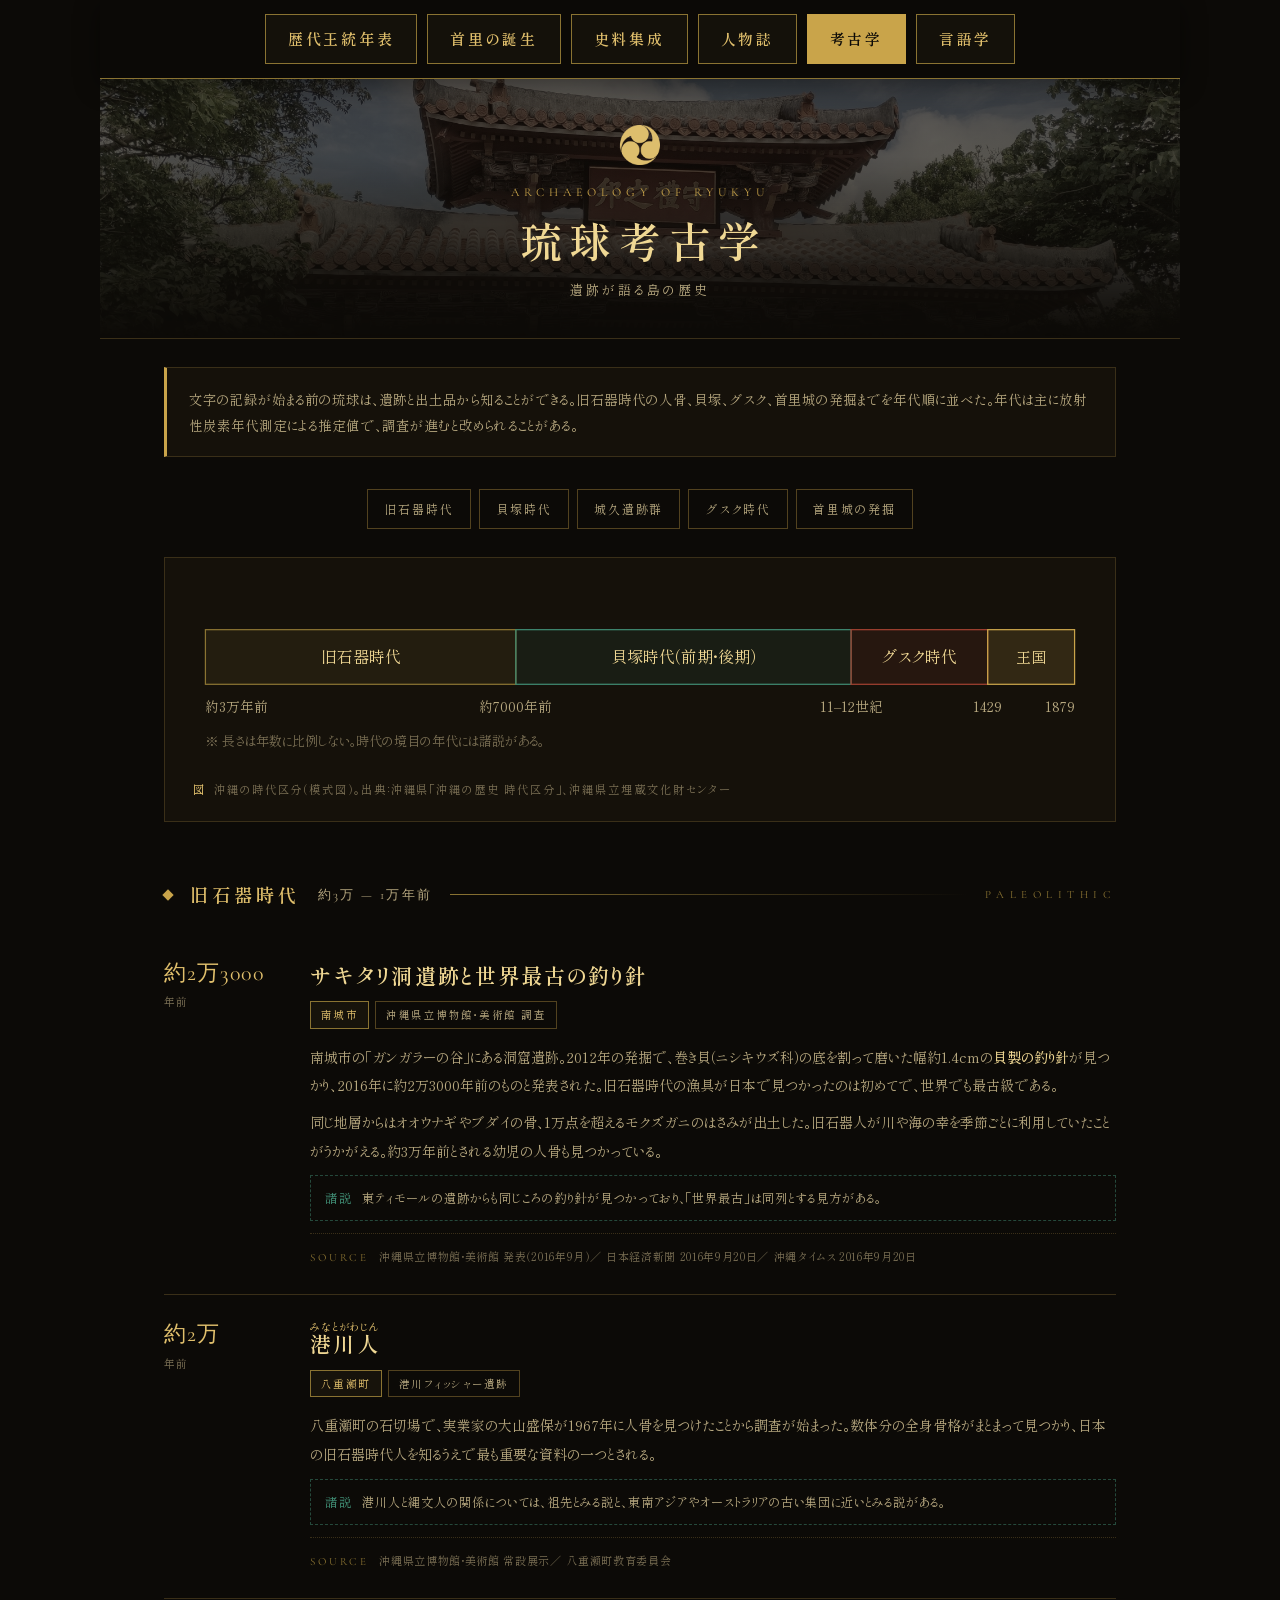
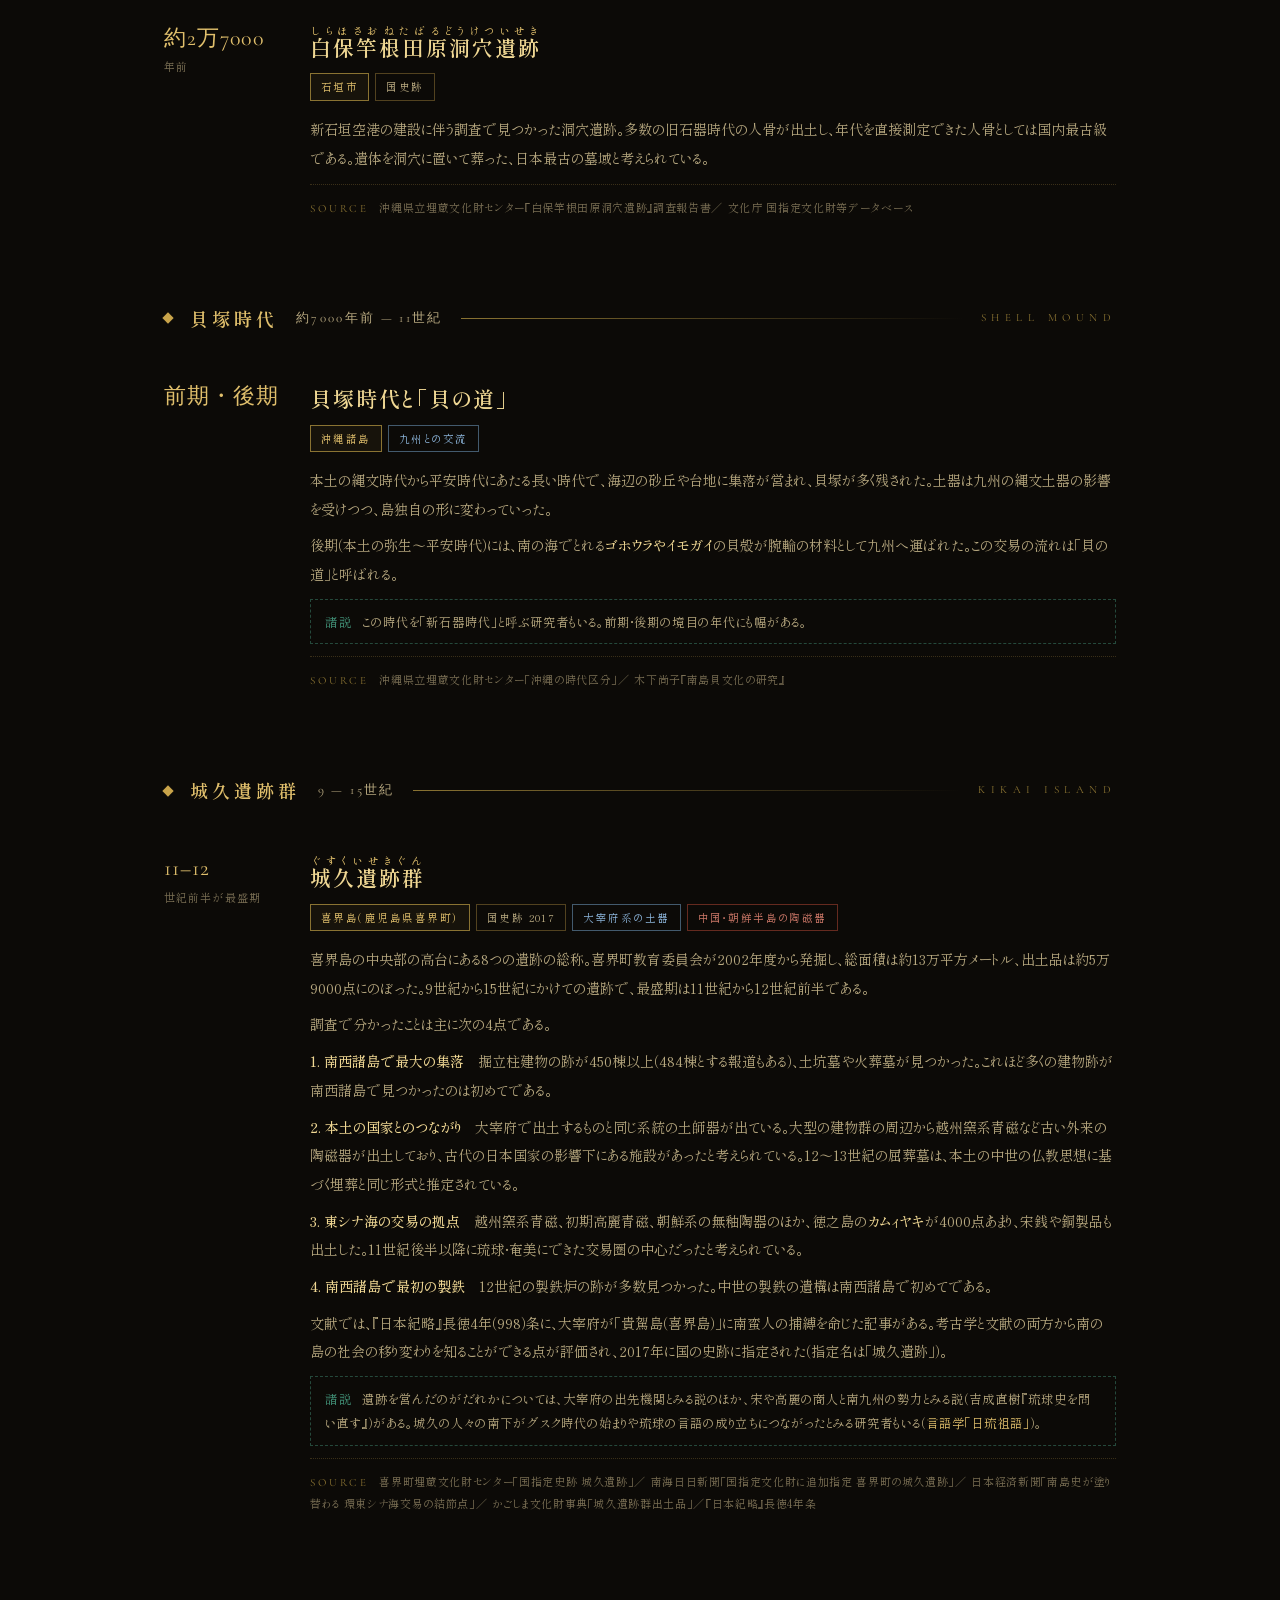
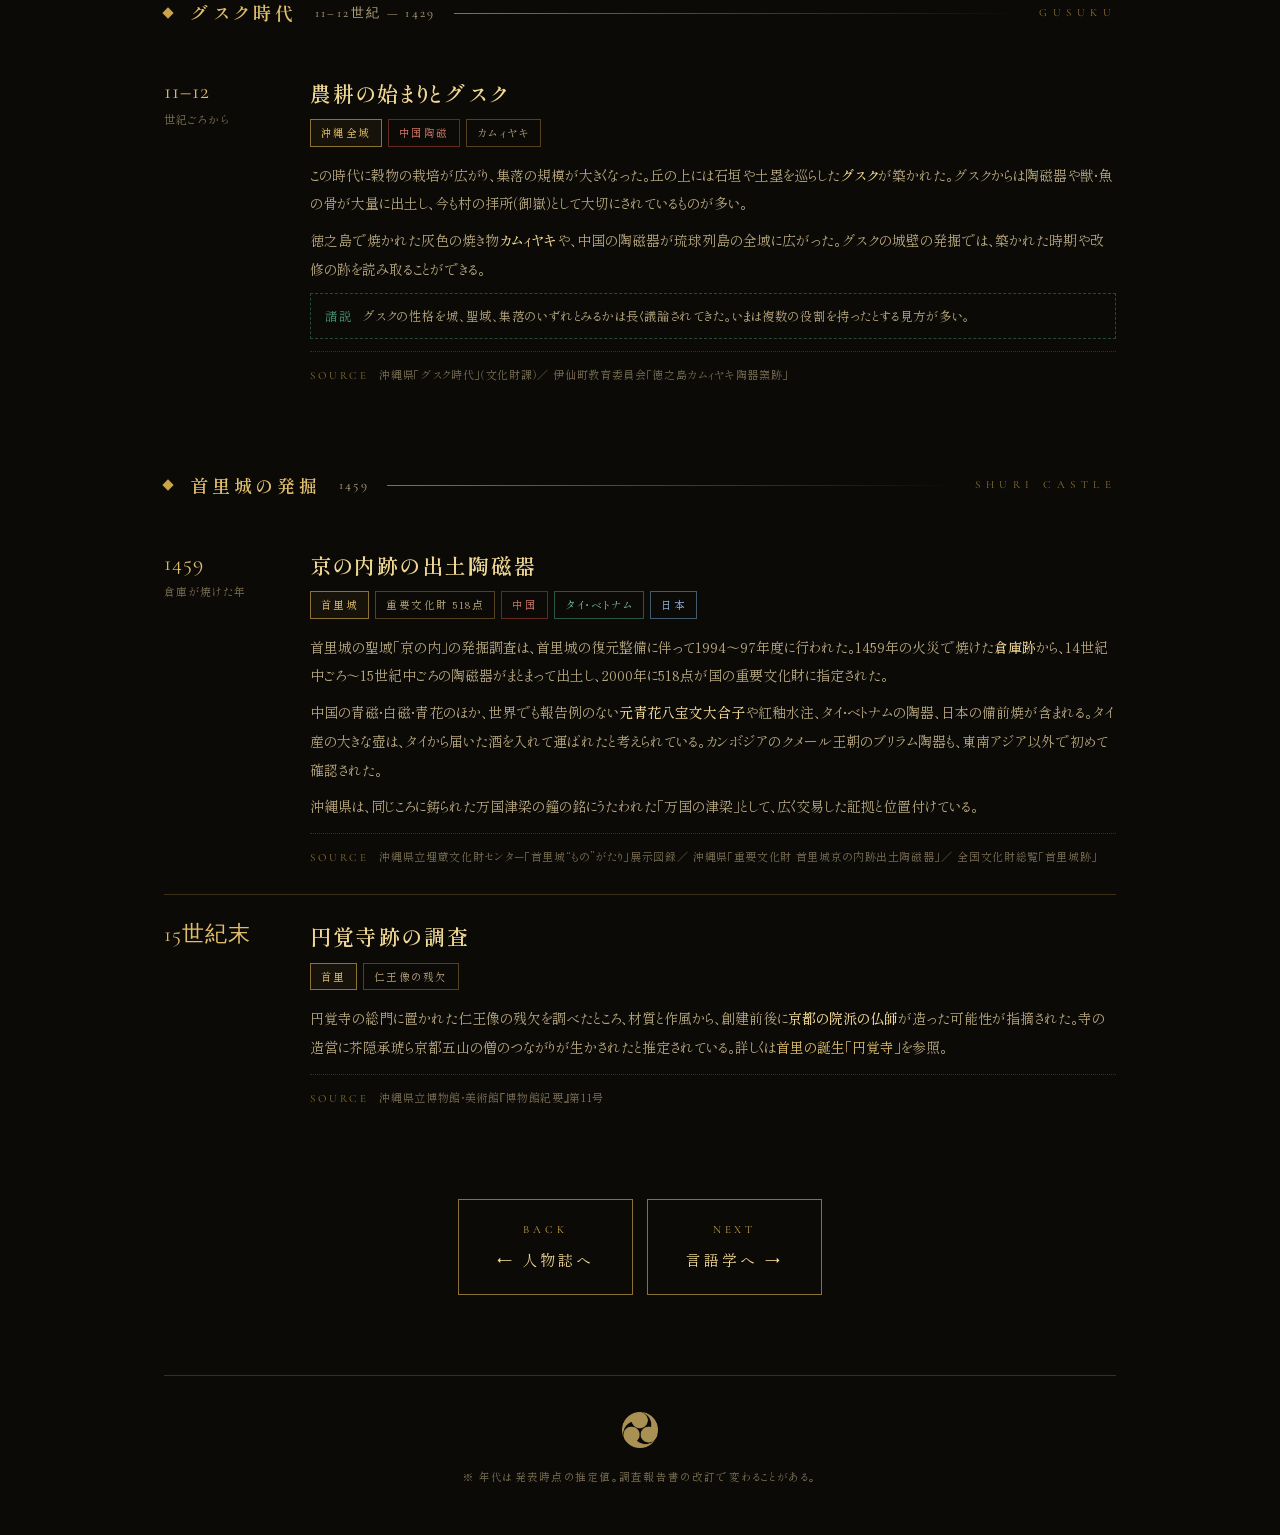
<file: 琉球考古学.html>
<!DOCTYPE html>
<html lang="ja">
<head>
<meta charset="UTF-8">
<title>琉球考古学 ── 遺跡が語る島の歴史</title>
<meta name="viewport" content="width=device-width,initial-scale=1">
<link rel="preconnect" href="https://fonts.googleapis.com">
<link rel="preconnect" href="https://fonts.gstatic.com" crossorigin>
<link href="https://fonts.googleapis.com/css2?family=Cormorant+Garamond:wght@400;500;600&family=Noto+Serif+JP:wght@400;500;600;700&family=Shippori+Mincho:wght@400;500;600;700&display=swap" rel="stylesheet">
<link rel="stylesheet" href="assets/sub.css">
</head>
<body>
<div class="page">
<nav class="sitenav"><a href="琉球歴代王統年表.html">歴代王統年表</a><a href="首里の誕生.html">首里の誕生</a><a href="琉球史料集成.html">史料集成</a><a href="琉球人物誌.html">人物誌</a><a href="琉球考古学.html" class="on">考古学</a><a href="琉球言語学.html">言語学</a></nav>
<header class="band inner"><img class="bg" src="assets/shuri-photo-2.jpg" alt=""><img class="mon" src="assets/hidari-mitsudomoe.png" alt="左三つ巴"><div class="en">Archaeology of Ryukyu</div><h1>琉球考古学</h1><div class="subtitle">遺跡が語る島の歴史</div></header>
<div class="inner">
<div class="lead">文字の記録が始まる前の琉球は、遺跡と出土品から知ることができる。旧石器時代の人骨、貝塚、グスク、首里城の発掘までを年代順に並べた。年代は主に放射性炭素年代測定による推定値で、調査が進むと改められることがある。</div>
<nav class="toc"><a href="#kyu">旧石器時代</a><a href="#kaizuka">貝塚時代</a><a href="#gusukuiseki">城久遺跡群</a><a href="#gusuku">グスク時代</a><a href="#shuri">首里城の発掘</a></nav>

<figure class="fig" aria-label="沖縄の時代区分">
<svg viewBox="0 0 720 150" role="img" font-family="Shippori Mincho, serif">
<g font-size="13" text-anchor="middle">
<rect x="10" y="40" width="250" height="44" fill="rgba(201,164,74,.08)" stroke="#8a7332"></rect><text x="135" y="67" fill="#f0d894">旧石器時代</text>
<rect x="260" y="40" width="270" height="44" fill="rgba(62,136,112,.10)" stroke="#3e8870"></rect><text x="395" y="67" fill="#f0d894">貝塚時代（前期・後期）</text>
<rect x="530" y="40" width="110" height="44" fill="rgba(160,64,48,.12)" stroke="#a04030"></rect><text x="585" y="67" fill="#f0d894">グスク時代</text>
<rect x="640" y="40" width="70" height="44" fill="rgba(201,164,74,.16)" stroke="#c9a44a"></rect><text x="675" y="67" fill="#f0d894" font-size="12">王国</text>
</g>
<g font-size="11" fill="#b8a980" text-anchor="middle"><text x="10" y="106" text-anchor="start">約3万年前</text><text x="260" y="106">約7000年前</text><text x="530" y="106">11–12世紀</text><text x="640" y="106">1429</text><text x="710" y="106" text-anchor="end">1879</text></g>
<text x="10" y="134" fill="#7a6f54" font-size="10.5">※ 長さは年数に比例しない。時代の境目の年代には諸説がある。</text>
</svg>
<figcaption class="cap"><b>図</b>沖縄の時代区分（模式図）。出典：沖縄県「沖縄の歴史 時代区分」、沖縄県立埋蔵文化財センター</figcaption>
</figure>

<section><div class="era" id="kyu"><div class="nub"></div><div class="name">旧石器時代</div><div class="years">約3万 — 1万年前</div><div class="line"></div><div class="roman">Paleolithic</div></div>
<div class="doc" id="sakitari"><div class="y">約2万3000<small>年前</small></div><div><h3>サキタリ洞遺跡と世界最古の釣り針</h3><div class="meta"><span class="tag g">南城市</span><span class="tag">沖縄県立博物館・美術館 調査</span></div><p>南城市の「ガンガラーの谷」にある洞窟遺跡。2012年の発掘で、巻き貝（ニシキウズ科）の底を割って磨いた幅約1.4cmの<span class="kw">貝製の釣り針</span>が見つかり、2016年に約2万3000年前のものと発表された。旧石器時代の漁具が日本で見つかったのは初めてで、世界でも最古級である。</p><p>同じ地層からはオオウナギやブダイの骨、1万点を超えるモクズガニのはさみが出土した。旧石器人が川や海の幸を季節ごとに利用していたことがうかがえる。約3万年前とされる幼児の人骨も見つかっている。</p><div class="dissent"><b>諸説</b>東ティモールの遺跡からも同じころの釣り針が見つかっており、「世界最古」は同列とする見方がある。</div><div class="src-note"><b>Source</b>沖縄県立博物館・美術館 発表（2016年9月）／ 日本経済新聞 2016年9月20日／ 沖縄タイムス 2016年9月20日</div></div></div>
<div class="doc" id="minatogawa"><div class="y">約2万<small>年前</small></div><div><h3><ruby>港川人<rt>みなとがわじん</rt></ruby></h3><div class="meta"><span class="tag g">八重瀬町</span><span class="tag">港川フィッシャー遺跡</span></div><p>八重瀬町の石切場で、実業家の大山盛保が1967年に人骨を見つけたことから調査が始まった。数体分の全身骨格がまとまって見つかり、日本の旧石器時代人を知るうえで最も重要な資料の一つとされる。</p><div class="dissent"><b>諸説</b>港川人と縄文人の関係については、祖先とみる説と、東南アジアやオーストラリアの古い集団に近いとみる説がある。</div><div class="src-note"><b>Source</b>沖縄県立博物館・美術館 常設展示／ 八重瀬町教育委員会</div></div></div>
<div class="doc" id="shiraho"><div class="y">約2万7000<small>年前</small></div><div><h3><ruby>白保竿根田原洞穴遺跡<rt>しらほさおねたばるどうけついせき</rt></ruby></h3><div class="meta"><span class="tag g">石垣市</span><span class="tag">国史跡</span></div><p>新石垣空港の建設に伴う調査で見つかった洞穴遺跡。多数の旧石器時代の人骨が出土し、年代を直接測定できた人骨としては国内最古級である。遺体を洞穴に置いて葬った、日本最古の墓域と考えられている。</p><div class="src-note"><b>Source</b>沖縄県立埋蔵文化財センター『白保竿根田原洞穴遺跡』調査報告書／ 文化庁 国指定文化財等データベース</div></div></div>
</section>

<section><div class="era" id="kaizuka"><div class="nub"></div><div class="name">貝塚時代</div><div class="years">約7000年前 — 11世紀</div><div class="line"></div><div class="roman">Shell Mound</div></div>
<div class="doc" id="kai"><div class="y">前期・後期</div><div><h3>貝塚時代と「貝の道」</h3><div class="meta"><span class="tag g">沖縄諸島</span><span class="tag b">九州との交流</span></div><p>本土の縄文時代から平安時代にあたる長い時代で、海辺の砂丘や台地に集落が営まれ、貝塚が多く残された。土器は九州の縄文土器の影響を受けつつ、島独自の形に変わっていった。</p><p>後期（本土の弥生〜平安時代）には、南の海でとれる<span class="kw">ゴホウラやイモガイ</span>の貝殻が腕輪の材料として九州へ運ばれた。この交易の流れは「貝の道」と呼ばれる。</p><div class="dissent"><b>諸説</b>この時代を「新石器時代」と呼ぶ研究者もいる。前期・後期の境目の年代にも幅がある。</div><div class="src-note"><b>Source</b>沖縄県立埋蔵文化財センター「沖縄の時代区分」／ 木下尚子『南島貝文化の研究』</div></div></div>
</section>

<section><div class="era" id="gusukuiseki"><div class="nub"></div><div class="name">城久遺跡群</div><div class="years">9 — 15世紀</div><div class="line"></div><div class="roman">Kikai Island</div></div>
<div class="doc" id="gusuku-kikai"><div class="y">11–12<small>世紀前半が最盛期</small></div><div><h3><ruby>城久遺跡群<rt>ぐすくいせきぐん</rt></ruby></h3><div class="meta"><span class="tag g">喜界島（鹿児島県喜界町）</span><span class="tag">国史跡 2017</span><span class="tag b">大宰府系の土器</span><span class="tag r">中国・朝鮮半島の陶磁器</span></div><p>喜界島の中央部の高台にある8つの遺跡の総称。喜界町教育委員会が2002年度から発掘し、総面積は約13万平方メートル、出土品は約5万9000点にのぼった。9世紀から15世紀にかけての遺跡で、最盛期は11世紀から12世紀前半である。</p><p>調査で分かったことは主に次の4点である。</p><p><span class="kw">1. 南西諸島で最大の集落</span>　掘立柱建物の跡が450棟以上（484棟とする報道もある）、土坑墓や火葬墓が見つかった。これほど多くの建物跡が南西諸島で見つかったのは初めてである。</p><p><span class="kw">2. 本土の国家とのつながり</span>　大宰府で出土するものと同じ系統の土師器が出ている。大型の建物群の周辺から越州窯系青磁など古い外来の陶磁器が出土しており、古代の日本国家の影響下にある施設があったと考えられている。12〜13世紀の屈葬墓は、本土の中世の仏教思想に基づく埋葬と同じ形式と推定されている。</p><p><span class="kw">3. 東シナ海の交易の拠点</span>　越州窯系青磁、初期高麗青磁、朝鮮系の無釉陶器のほか、徳之島の<span class="kw">カムィヤキ</span>が4000点あまり、宋銭や銅製品も出土した。11世紀後半以降に琉球・奄美にできた交易圏の中心だったと考えられている。</p><p><span class="kw">4. 南西諸島で最初の製鉄</span>　12世紀の製鉄炉の跡が多数見つかった。中世の製鉄の遺構は南西諸島で初めてである。</p><p>文献では、『日本紀略』長徳4年（998）条に、大宰府が「貴駕島（喜界島）」に南蛮人の捕縛を命じた記事がある。考古学と文献の両方から南の島の社会の移り変わりを知ることができる点が評価され、2017年に国の史跡に指定された（指定名は「城久遺跡」）。</p><div class="dissent"><b>諸説</b>遺跡を営んだのがだれかについては、大宰府の出先機関とみる説のほか、宋や高麗の商人と南九州の勢力とみる説（吉成直樹『琉球史を問い直す』）がある。城久の人々の南下がグスク時代の始まりや琉球の言語の成り立ちにつながったとみる研究者もいる（<a href="琉球言語学.html#sogo">言語学「日琉祖語」</a>）。</div><div class="src-note"><b>Source</b>喜界町埋蔵文化財センター「国指定史跡 城久遺跡」／ 南海日日新聞「国指定文化財に追加指定 喜界町の城久遺跡」／ 日本経済新聞「南島史が塗り替わる 環東シナ海交易の結節点」／ かごしま文化財事典「城久遺跡群出土品」／『日本紀略』長徳4年条</div></div></div>
</section>

<section><div class="era" id="gusuku"><div class="nub"></div><div class="name">グスク時代</div><div class="years">11–12世紀 — 1429</div><div class="line"></div><div class="roman">Gusuku</div></div>
<div class="doc" id="gusuku-doc"><div class="y">11–12<small>世紀ごろから</small></div><div><h3>農耕の始まりとグスク</h3><div class="meta"><span class="tag g">沖縄全域</span><span class="tag r">中国陶磁</span><span class="tag">カムィヤキ</span></div><p>この時代に穀物の栽培が広がり、集落の規模が大きくなった。丘の上には石垣や土塁を巡らした<span class="kw">グスク</span>が築かれた。グスクからは陶磁器や獣・魚の骨が大量に出土し、今も村の拝所（御嶽）として大切にされているものが多い。</p><p>徳之島で焼かれた灰色の焼き物<span class="kw">カムィヤキ</span>や、中国の陶磁器が琉球列島の全域に広がった。グスクの城壁の発掘では、築かれた時期や改修の跡を読み取ることができる。</p><div class="dissent"><b>諸説</b>グスクの性格を城、聖域、集落のいずれとみるかは長く議論されてきた。いまは複数の役割を持ったとする見方が多い。</div><div class="src-note"><b>Source</b>沖縄県「グスク時代」（文化財課）／ 伊仙町教育委員会「徳之島カムィヤキ陶器窯跡」</div></div></div>
</section>

<section><div class="era" id="shuri"><div class="nub"></div><div class="name">首里城の発掘</div><div class="years">1459</div><div class="line"></div><div class="roman">Shuri Castle</div></div>
<div class="doc" id="kyonouchi"><div class="y">1459<small>倉庫が焼けた年</small></div><div><h3>京の内跡の出土陶磁器</h3><div class="meta"><span class="tag g">首里城</span><span class="tag">重要文化財 518点</span><span class="tag r">中国</span><span class="tag t">タイ・ベトナム</span><span class="tag b">日本</span></div><p>首里城の聖域「京の内」の発掘調査は、首里城の復元整備に伴って1994〜97年度に行われた。1459年の火災で焼けた<span class="kw">倉庫跡</span>から、14世紀中ごろ〜15世紀中ごろの陶磁器がまとまって出土し、2000年に518点が国の重要文化財に指定された。</p><p>中国の青磁・白磁・青花のほか、世界でも報告例のない<span class="kw">元青花八宝文大合子</span>や紅釉水注、タイ・ベトナムの陶器、日本の備前焼が含まれる。タイ産の大きな壺は、タイから届いた酒を入れて運ばれたと考えられている。カンボジアのクメール王朝のブリラム陶器も、東南アジア以外で初めて確認された。</p><p>沖縄県は、同じころに鋳られた万国津梁の鐘の銘にうたわれた「万国の津梁」として、広く交易した証拠と位置付けている。</p><div class="src-note"><b>Source</b>沖縄県立埋蔵文化財センター「首里城“もの”がたり」展示図録／ 沖縄県「重要文化財 首里城京の内跡出土陶磁器」／ 全国文化財総覧「首里城跡」</div></div></div>
<div class="doc" id="enkaku-ex"><div class="y">15世紀末</div><div><h3>円覚寺跡の調査</h3><div class="meta"><span class="tag g">首里</span><span class="tag">仁王像の残欠</span></div><p>円覚寺の総門に置かれた仁王像の残欠を調べたところ、材質と作風から、創建前後に<span class="kw">京都の院派の仏師</span>が造った可能性が指摘された。寺の造営に芥隠承琥ら京都五山の僧のつながりが生かされたと推定されている。詳しくは<a href="首里の誕生.html#enkaku">首里の誕生「円覚寺」</a>を参照。</p><div class="src-note"><b>Source</b>沖縄県立博物館・美術館『博物館紀要』第11号</div></div></div>
</section>

<div class="pager"><a href="琉球人物誌.html"><small>Back</small>← 人物誌へ</a><a href="琉球言語学.html"><small>Next</small>言語学へ →</a></div>
<footer class="footer"><img class="mon" src="assets/hidari-mitsudomoe.png" alt="左三つ巴"><div class="note">※ 年代は発表時点の推定値。調査報告書の改訂で変わることがある。</div></footer>
</div>
</div>
</body>
</html>
</file>
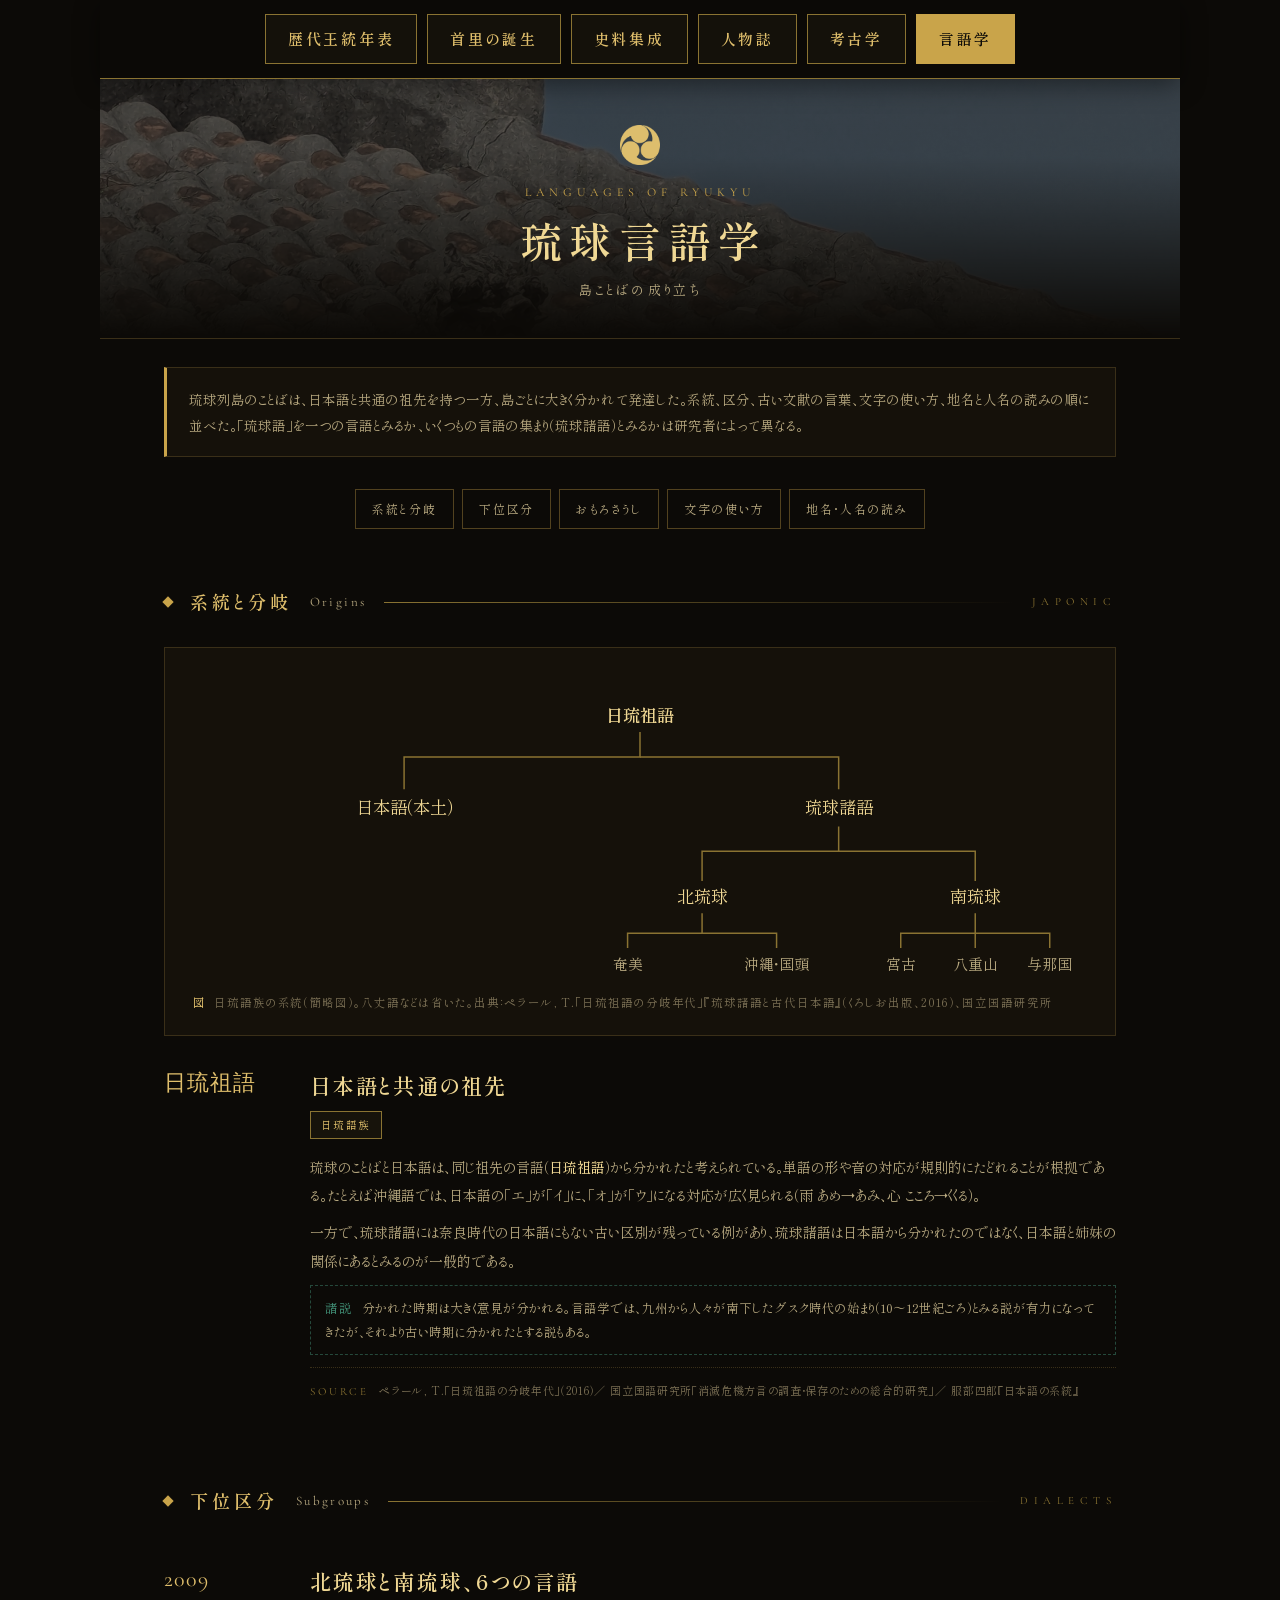
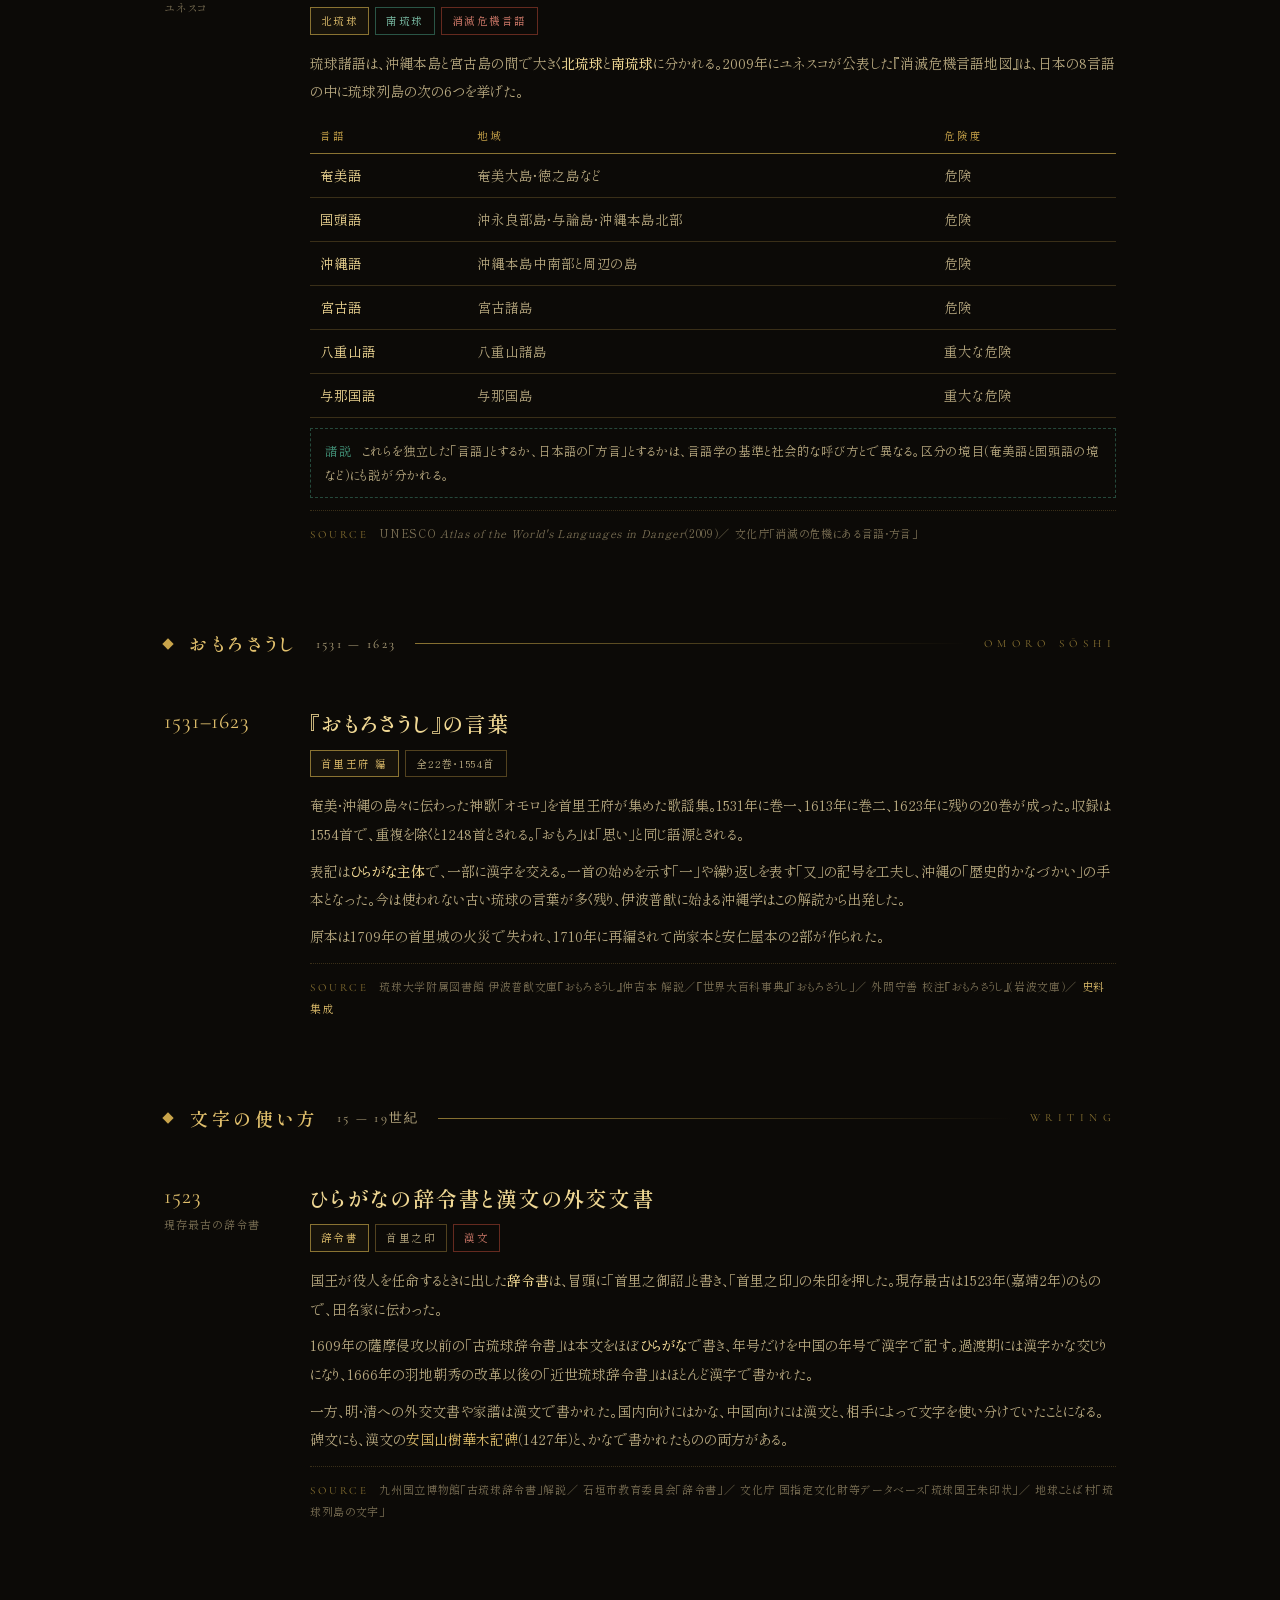
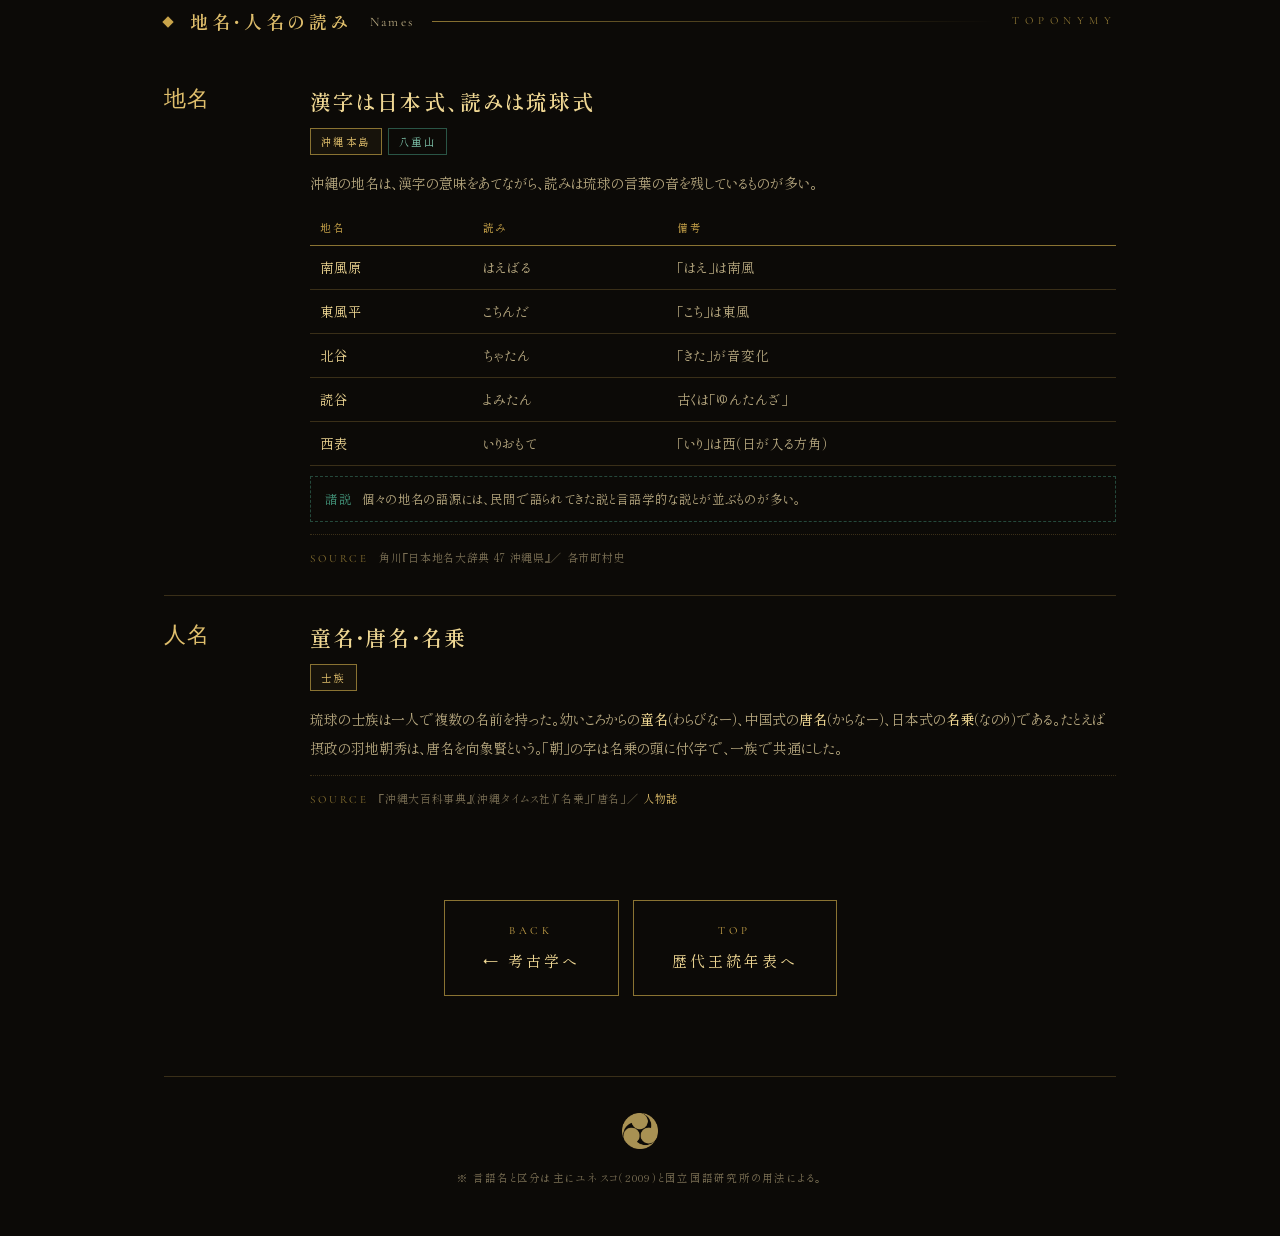
<file: 琉球言語学.html>
<!DOCTYPE html>
<html lang="ja">
<head>
<meta charset="UTF-8">
<title>琉球言語学 ── 島ことばの成り立ち</title>
<meta name="viewport" content="width=device-width,initial-scale=1">
<link rel="preconnect" href="https://fonts.googleapis.com">
<link rel="preconnect" href="https://fonts.gstatic.com" crossorigin>
<link href="https://fonts.googleapis.com/css2?family=Cormorant+Garamond:wght@400;500;600&family=Noto+Serif+JP:wght@400;500;600;700&family=Shippori+Mincho:wght@400;500;600;700&display=swap" rel="stylesheet">
<link rel="stylesheet" href="assets/sub.css">
<style>.wtbl{width:100%;border-collapse:collapse;margin-top:12px;font-size:13.5px}.wtbl th{font-weight:400;font-size:10.5px;letter-spacing:.2em;color:var(--gold);text-align:left;padding:8px 10px;border-bottom:1px solid var(--gold-soft)}.wtbl td{padding:9px 10px;border-bottom:1px solid var(--line);color:var(--ink-2)}.wtbl td:first-child{color:var(--gold-3)}</style>
</head>
<body>
<div class="page">
<nav class="sitenav"><a href="琉球歴代王統年表.html">歴代王統年表</a><a href="首里の誕生.html">首里の誕生</a><a href="琉球史料集成.html">史料集成</a><a href="琉球人物誌.html">人物誌</a><a href="琉球考古学.html">考古学</a><a href="琉球言語学.html" class="on">言語学</a></nav>
<header class="band inner"><img class="bg" src="assets/shuri-photo-3.jpg" alt=""><img class="mon" src="assets/hidari-mitsudomoe.png" alt="左三つ巴"><div class="en">Languages of Ryukyu</div><h1>琉球言語学</h1><div class="subtitle">島ことばの成り立ち</div></header>
<div class="inner">
<div class="lead">琉球列島のことばは、日本語と共通の祖先を持つ一方、島ごとに大きく分かれて発達した。系統、区分、古い文献の言葉、文字の使い方、地名と人名の読みの順に並べた。「琉球語」を一つの言語とみるか、いくつもの言語の集まり（琉球諸語）とみるかは研究者によって異なる。</div>
<nav class="toc"><a href="#keito">系統と分岐</a><a href="#kubun">下位区分</a><a href="#omoro">おもろさうし</a><a href="#moji">文字の使い方</a><a href="#yomi">地名・人名の読み</a></nav>

<section><div class="era" id="keito"><div class="nub"></div><div class="name">系統と分岐</div><div class="years">Origins</div><div class="line"></div><div class="roman">Japonic</div></div>
<figure class="fig" aria-label="日琉語族の系統図">
<svg viewBox="0 0 720 250" role="img" font-family="Shippori Mincho, serif">
<g fill="none" stroke="#8a7332" stroke-width="1.2"><path d="M360 50 V70 H170 V96"></path><path d="M360 70 H520 V96"></path><path d="M520 126 V146 H410 V170"></path><path d="M520 146 H630 V170"></path><path d="M410 196 V212 H350 V224"></path><path d="M410 212 H470 V224"></path><path d="M630 196 V212 H570 V224"></path><path d="M630 212 H690 V224"></path><path d="M630 212 V224"></path></g>
<g font-size="14" text-anchor="middle" fill="#f0d894"><text x="360" y="42" font-weight="600">日琉祖語</text><text x="170" y="116">日本語（本土）</text><text x="520" y="116">琉球諸語</text><text x="410" y="188">北琉球</text><text x="630" y="188">南琉球</text></g>
<g font-size="12" text-anchor="middle" fill="#b8a980"><text x="350" y="242">奄美</text><text x="470" y="242">沖縄・国頭</text><text x="570" y="242">宮古</text><text x="630" y="242">八重山</text><text x="690" y="242">与那国</text></g>
</svg>
<figcaption class="cap"><b>図</b>日琉語族の系統（簡略図）。八丈語などは省いた。出典：ペラール, T.「日琉祖語の分岐年代」『琉球諸語と古代日本語』（くろしお出版、2016）、国立国語研究所</figcaption>
</figure>
<div class="doc" id="sogo"><div class="y">日琉祖語</div><div><h3>日本語と共通の祖先</h3><div class="meta"><span class="tag g">日琉語族</span></div><p>琉球のことばと日本語は、同じ祖先の言語（<span class="kw">日琉祖語</span>）から分かれたと考えられている。単語の形や音の対応が規則的にたどれることが根拠である。たとえば沖縄語では、日本語の「エ」が「イ」に、「オ」が「ウ」になる対応が広く見られる（雨 あめ→あみ、心 こころ→くくる）。</p><p>一方で、琉球諸語には奈良時代の日本語にもない古い区別が残っている例があり、琉球諸語は日本語から分かれたのではなく、日本語と姉妹の関係にあるとみるのが一般的である。</p><div class="dissent"><b>諸説</b>分かれた時期は大きく意見が分かれる。言語学では、九州から人々が南下したグスク時代の始まり（10〜12世紀ごろ）とみる説が有力になってきたが、それより古い時期に分かれたとする説もある。</div><div class="src-note"><b>Source</b>ペラール, T.「日琉祖語の分岐年代」（2016）／ 国立国語研究所「消滅危機方言の調査・保存のための総合的研究」／ 服部四郎『日本語の系統』</div></div></div>
</section>

<section><div class="era" id="kubun"><div class="nub"></div><div class="name">下位区分</div><div class="years">Subgroups</div><div class="line"></div><div class="roman">Dialects</div></div>
<div class="doc" id="unesco"><div class="y">2009<small>ユネスコ</small></div><div><h3>北琉球と南琉球、6つの言語</h3><div class="meta"><span class="tag g">北琉球</span><span class="tag t">南琉球</span><span class="tag r">消滅危機言語</span></div><p>琉球諸語は、沖縄本島と宮古島の間で大きく<span class="kw">北琉球</span>と<span class="kw">南琉球</span>に分かれる。2009年にユネスコが公表した『消滅危機言語地図』は、日本の8言語の中に琉球列島の次の6つを挙げた。</p>
<table class="wtbl"><thead><tr><th>言語</th><th>地域</th><th>危険度</th></tr></thead><tbody><tr><td>奄美語</td><td>奄美大島・徳之島など</td><td>危険</td></tr><tr><td>国頭語</td><td>沖永良部島・与論島・沖縄本島北部</td><td>危険</td></tr><tr><td>沖縄語</td><td>沖縄本島中南部と周辺の島</td><td>危険</td></tr><tr><td>宮古語</td><td>宮古諸島</td><td>危険</td></tr><tr><td>八重山語</td><td>八重山諸島</td><td>重大な危険</td></tr><tr><td>与那国語</td><td>与那国島</td><td>重大な危険</td></tr></tbody></table>
<div class="dissent"><b>諸説</b>これらを独立した「言語」とするか、日本語の「方言」とするかは、言語学の基準と社会的な呼び方とで異なる。区分の境目（奄美語と国頭語の境など）にも説が分かれる。</div><div class="src-note"><b>Source</b>UNESCO <i>Atlas of the World's Languages in Danger</i>（2009）／ 文化庁「消滅の危機にある言語・方言」</div></div></div>
</section>

<section><div class="era" id="omoro"><div class="nub"></div><div class="name">おもろさうし</div><div class="years">1531 — 1623</div><div class="line"></div><div class="roman">Omoro Sōshi</div></div>
<div class="doc" id="omoro-doc"><div class="y">1531–1623</div><div><h3>『おもろさうし』の言葉</h3><div class="meta"><span class="tag g">首里王府 編</span><span class="tag">全22巻・1554首</span></div><p>奄美・沖縄の島々に伝わった神歌「オモロ」を首里王府が集めた歌謡集。1531年に巻一、1613年に巻二、1623年に残りの20巻が成った。収録は1554首で、重複を除くと1248首とされる。「おもろ」は「思い」と同じ語源とされる。</p><p>表記は<span class="kw">ひらがな主体</span>で、一部に漢字を交える。一首の始めを示す「一」や繰り返しを表す「又」の記号を工夫し、沖縄の「歴史的かなづかい」の手本となった。今は使われない古い琉球の言葉が多く残り、伊波普猷に始まる沖縄学はこの解読から出発した。</p><p>原本は1709年の首里城の火災で失われ、1710年に再編されて尚家本と安仁屋本の2部が作られた。</p><div class="src-note"><b>Source</b>琉球大学附属図書館 伊波普猷文庫『おもろさうし』仲吉本 解説／『世界大百科事典』「おもろさうし」／ 外間守善 校注『おもろさうし』（岩波文庫）／ <a href="琉球史料集成.html">史料集成</a></div></div></div>
</section>

<section><div class="era" id="moji"><div class="nub"></div><div class="name">文字の使い方</div><div class="years">15 — 19世紀</div><div class="line"></div><div class="roman">Writing</div></div>
<div class="doc" id="jirei"><div class="y">1523<small>現存最古の辞令書</small></div><div><h3>ひらがなの辞令書と漢文の外交文書</h3><div class="meta"><span class="tag g">辞令書</span><span class="tag">首里之印</span><span class="tag r">漢文</span></div><p>国王が役人を任命するときに出した<span class="kw">辞令書</span>は、冒頭に「首里之御詔」と書き、「首里之印」の朱印を押した。現存最古は1523年（嘉靖2年）のもので、田名家に伝わった。</p><p>1609年の薩摩侵攻以前の「古琉球辞令書」は本文をほぼ<span class="kw">ひらがな</span>で書き、年号だけを中国の年号で漢字で記す。過渡期には漢字かな交じりになり、1666年の羽地朝秀の改革以後の「近世琉球辞令書」はほとんど漢字で書かれた。</p><p>一方、明・清への外交文書や家譜は漢文で書かれた。国内向けにはかな、中国向けには漢文と、相手によって文字を使い分けていたことになる。碑文にも、漢文の<a href="琉球史料集成.html#安国山樹華木記碑">安国山樹華木記碑</a>（1427年）と、かなで書かれたものの両方がある。</p><div class="src-note"><b>Source</b>九州国立博物館「古琉球辞令書」解説／ 石垣市教育委員会「辞令書」／ 文化庁 国指定文化財等データベース「琉球国王朱印状」／ 地球ことば村「琉球列島の文字」</div></div></div>
</section>

<section><div class="era" id="yomi"><div class="nub"></div><div class="name">地名・人名の読み</div><div class="years">Names</div><div class="line"></div><div class="roman">Toponymy</div></div>
<div class="doc" id="chimei"><div class="y">地名</div><div><h3>漢字は日本式、読みは琉球式</h3><div class="meta"><span class="tag g">沖縄本島</span><span class="tag t">八重山</span></div><p>沖縄の地名は、漢字の意味をあてながら、読みは琉球の言葉の音を残しているものが多い。</p>
<table class="wtbl"><thead><tr><th>地名</th><th>読み</th><th>備考</th></tr></thead><tbody><tr><td>南風原</td><td>はえばる</td><td>「はえ」は南風</td></tr><tr><td>東風平</td><td>こちんだ</td><td>「こち」は東風</td></tr><tr><td>北谷</td><td>ちゃたん</td><td>「きた」が音変化</td></tr><tr><td>読谷</td><td>よみたん</td><td>古くは「ゆんたんざ」</td></tr><tr><td>西表</td><td>いりおもて</td><td>「いり」は西（日が入る方角）</td></tr></tbody></table>
<div class="dissent"><b>諸説</b>個々の地名の語源には、民間で語られてきた説と言語学的な説とが並ぶものが多い。</div><div class="src-note"><b>Source</b>角川『日本地名大辞典 47 沖縄県』／ 各市町村史</div></div></div>
<div class="doc" id="jinmei"><div class="y">人名</div><div><h3>童名・唐名・名乗</h3><div class="meta"><span class="tag g">士族</span></div><p>琉球の士族は一人で複数の名前を持った。幼いころからの<span class="kw">童名</span>（わらびなー）、中国式の<span class="kw">唐名</span>（からなー）、日本式の<span class="kw">名乗</span>（なのり）である。たとえば摂政の羽地朝秀は、唐名を向象賢という。「朝」の字は名乗の頭に付く字で、一族で共通にした。</p><div class="src-note"><b>Source</b>『沖縄大百科事典』（沖縄タイムス社）「名乗」「唐名」／ <a href="琉球人物誌.html">人物誌</a></div></div></div>
</section>

<div class="pager"><a href="琉球考古学.html"><small>Back</small>← 考古学へ</a><a href="琉球歴代王統年表.html"><small>Top</small>歴代王統年表へ</a></div>
<footer class="footer"><img class="mon" src="assets/hidari-mitsudomoe.png" alt="左三つ巴"><div class="note">※ 言語名と区分は主にユネスコ（2009）と国立国語研究所の用法による。</div></footer>
</div>
</div>
</body>
</html>
</file>
<file: assets/sub.css>
*{box-sizing:border-box;margin:0;padding:0}
:root{--bg:#0c0a07;--bg-2:#15110a;--bg-3:#1d1810;--line:#3a2f18;--line-2:#52421f;--gold:#c9a44a;--gold-2:#e0bf6c;--gold-3:#f0d894;--gold-soft:#8a7332;--ink:#ece1c4;--ink-2:#b8a980;--ink-3:#7a6f54;--red:#a04030;--teal:#3e8870;--serif:'Shippori Mincho','Noto Serif JP',serif;--serif-en:'Cormorant Garamond',serif}
html,body{background:var(--bg);color:var(--ink);font-family:var(--serif);font-feature-settings:"palt";-webkit-font-smoothing:antialiased}
body{font-size:15px;line-height:1.85}
a{color:var(--gold-2);text-decoration:none}a:hover{color:var(--gold-3)}
.page{max-width:1080px;margin:0 auto;background:linear-gradient(180deg,#100c08 0%,#0c0a07 220px)}
.inner{padding:0 clamp(20px,5vw,64px)}
.sitenav{position:sticky;top:0;z-index:30;display:flex;flex-wrap:wrap;justify-content:center;gap:10px;padding:14px 16px;background:rgba(12,10,7,.95);backdrop-filter:blur(6px);-webkit-backdrop-filter:blur(6px);border-bottom:1px solid var(--gold-soft);box-shadow:0 6px 24px rgba(0,0,0,.45)}
.sitenav a{padding:10px 22px;font-size:15px;font-weight:600;letter-spacing:.18em;color:var(--gold-2);border:1px solid var(--gold-soft);background:rgba(201,164,74,.05);transition:background .2s,color .2s,border-color .2s}
.sitenav a:hover{color:var(--gold-3);border-color:var(--gold);background:rgba(201,164,74,.12)}
.sitenav a.on{color:var(--bg);background:var(--gold);border-color:var(--gold)}
@media(max-width:680px){.sitenav{gap:6px;padding:10px 8px}.sitenav a{padding:8px 10px;font-size:12px;letter-spacing:.06em}}
.band{position:relative;overflow:hidden;padding:46px 0 36px;text-align:center;border-bottom:1px solid var(--line)}
.band .bg{position:absolute;inset:0;width:100%;height:100%;object-fit:cover;object-position:center 35%;opacity:.34;filter:saturate(.6) sepia(.2);-webkit-mask-image:linear-gradient(180deg,#000 30%,transparent);mask-image:linear-gradient(180deg,#000 30%,transparent);pointer-events:none}
.band>*:not(.bg){position:relative}
.band .mon{width:40px;height:40px;display:block;margin:0 auto 16px;filter:invert(76%) sepia(40%) saturate(440%) hue-rotate(5deg) brightness(95%) contrast(88%)}
.band .en{font-family:var(--serif-en);font-size:12px;letter-spacing:.42em;color:var(--gold);text-transform:uppercase;margin-bottom:10px}
.band h1{font-weight:600;font-size:clamp(28px,4.4vw,42px);color:var(--gold-3);letter-spacing:.18em;text-indent:.18em;line-height:1.3}
.band .subtitle{margin-top:10px;font-size:13px;letter-spacing:.24em;color:var(--ink-2)}
.lead{font-size:13.5px;color:var(--ink-2);background:var(--bg-2);border:1px solid var(--line);border-left:3px solid var(--gold);padding:18px 22px;margin-top:28px;line-height:1.95}
.era{margin:56px 0 22px;display:flex;align-items:center;gap:18px;scroll-margin-top:80px}
.era .nub{width:8px;height:8px;background:var(--gold);transform:rotate(45deg);flex-shrink:0}
.era .name{font-size:18px;font-weight:600;color:var(--gold-2);letter-spacing:.22em;white-space:nowrap}
.era .years{font-family:var(--serif-en);font-size:13px;color:var(--ink-2);letter-spacing:.18em;white-space:nowrap}
.era .line{flex:1;height:1px;background:linear-gradient(90deg,var(--gold-soft),transparent)}
.era .roman{font-family:var(--serif-en);font-size:11px;letter-spacing:.5em;color:var(--gold-soft);text-transform:uppercase;white-space:nowrap}
@media(max-width:680px){.era{gap:10px}.era .roman{display:none}.era .name{white-space:normal}}
.doc{display:grid;grid-template-columns:120px minmax(0,1fr);gap:26px;padding:26px 0;border-bottom:1px solid var(--line);scroll-margin-top:80px}
.doc:target{background:rgba(201,164,74,.07);box-shadow:-14px 0 0 rgba(201,164,74,.07),14px 0 0 rgba(201,164,74,.07)}
.doc:last-child{border-bottom:none}
.doc .y{font-family:var(--serif-en);font-size:22px;line-height:1.25;color:var(--gold-2);letter-spacing:.04em}
.doc .y small{display:block;margin-top:6px;font-family:var(--serif);font-size:11px;color:var(--ink-3);letter-spacing:.1em;line-height:1.6}
.doc h3{font-size:21px;font-weight:600;color:var(--gold-3);letter-spacing:.1em;line-height:1.5}
.doc h3 rt{font-family:var(--serif);font-size:.5em;color:var(--gold-2);letter-spacing:.08em}
.doc .meta{display:flex;flex-wrap:wrap;gap:6px;margin:10px 0 14px}
.tag{font-size:10.5px;padding:3px 10px;border:1px solid var(--line-2);color:var(--ink-2);letter-spacing:.14em}
.tag.g{color:var(--gold-2);border-color:var(--gold-soft);background:rgba(201,164,74,.06)}
.tag.r{color:#d07a6a;border-color:rgba(160,64,48,.6)}
.tag.b{color:#8db6dc;border-color:rgba(122,169,212,.5)}
.tag.t{color:#7cc0a8;border-color:rgba(62,136,112,.6)}
.doc p{font-size:14px;color:var(--ink-2);line-height:2.05;text-wrap:pretty}
.doc p+p{margin-top:8px}
.doc .kw{color:var(--gold-3);font-weight:500}
.doc .dissent{margin-top:10px;padding:10px 14px;border:1px dashed rgba(62,136,112,.5);font-size:12.5px;color:var(--ink-2);line-height:1.9}
.doc .dissent b{color:var(--teal);font-weight:500;letter-spacing:.1em;margin-right:8px}
.src-note{margin-top:12px;padding-top:12px;border-top:1px dotted var(--line);font-size:11px;letter-spacing:.06em;color:var(--ink-3);line-height:1.95}
.src-note b{display:inline-block;color:var(--gold-soft);font-weight:400;letter-spacing:.28em;font-family:var(--serif-en);text-transform:uppercase;margin-right:10px}
ruby rt{color:var(--gold-2);font-size:.55em;letter-spacing:.04em;font-weight:400}
@media(max-width:680px){.doc{grid-template-columns:1fr;gap:8px}}
.fig{margin:28px 0 8px;border:1px solid var(--line);background:var(--bg-2);padding:22px clamp(14px,3vw,28px)}
.fig svg{display:block;width:100%;height:auto}
.fig .cap{margin-top:12px;font-size:11.5px;color:var(--ink-3);letter-spacing:.08em;line-height:1.8}
.fig .cap b{color:var(--gold-2);font-weight:500;margin-right:8px}
.toc{display:flex;flex-wrap:wrap;gap:8px;justify-content:center;margin:32px 0 0}
.toc a{border:1px solid var(--line-2);color:var(--ink-2);padding:8px 16px;font-size:12px;letter-spacing:.16em}
.toc a:hover{border-color:var(--gold);color:var(--gold-3)}
.pager{display:flex;flex-wrap:wrap;gap:14px;justify-content:center;margin:64px 0 0}
.pager a{display:flex;flex-direction:column;align-items:center;gap:6px;padding:20px 38px;border:1px solid var(--gold-soft);color:var(--gold-3);font-size:15px;letter-spacing:.2em}
.pager a small{font-family:var(--serif-en);font-size:11px;letter-spacing:.36em;color:var(--gold);text-transform:uppercase}
.pager a:hover{background:rgba(201,164,74,.06);border-color:var(--gold)}
.footer{margin:80px 0 0;padding:36px 0 48px;border-top:1px solid var(--line);text-align:center}
.footer .mon{width:36px;height:36px;display:block;margin:0 auto 18px;opacity:.75;filter:invert(76%) sepia(40%) saturate(440%) hue-rotate(5deg) brightness(95%) contrast(88%)}
.footer .note{font-size:10.5px;color:var(--ink-3);letter-spacing:.12em;line-height:2}
</file>
